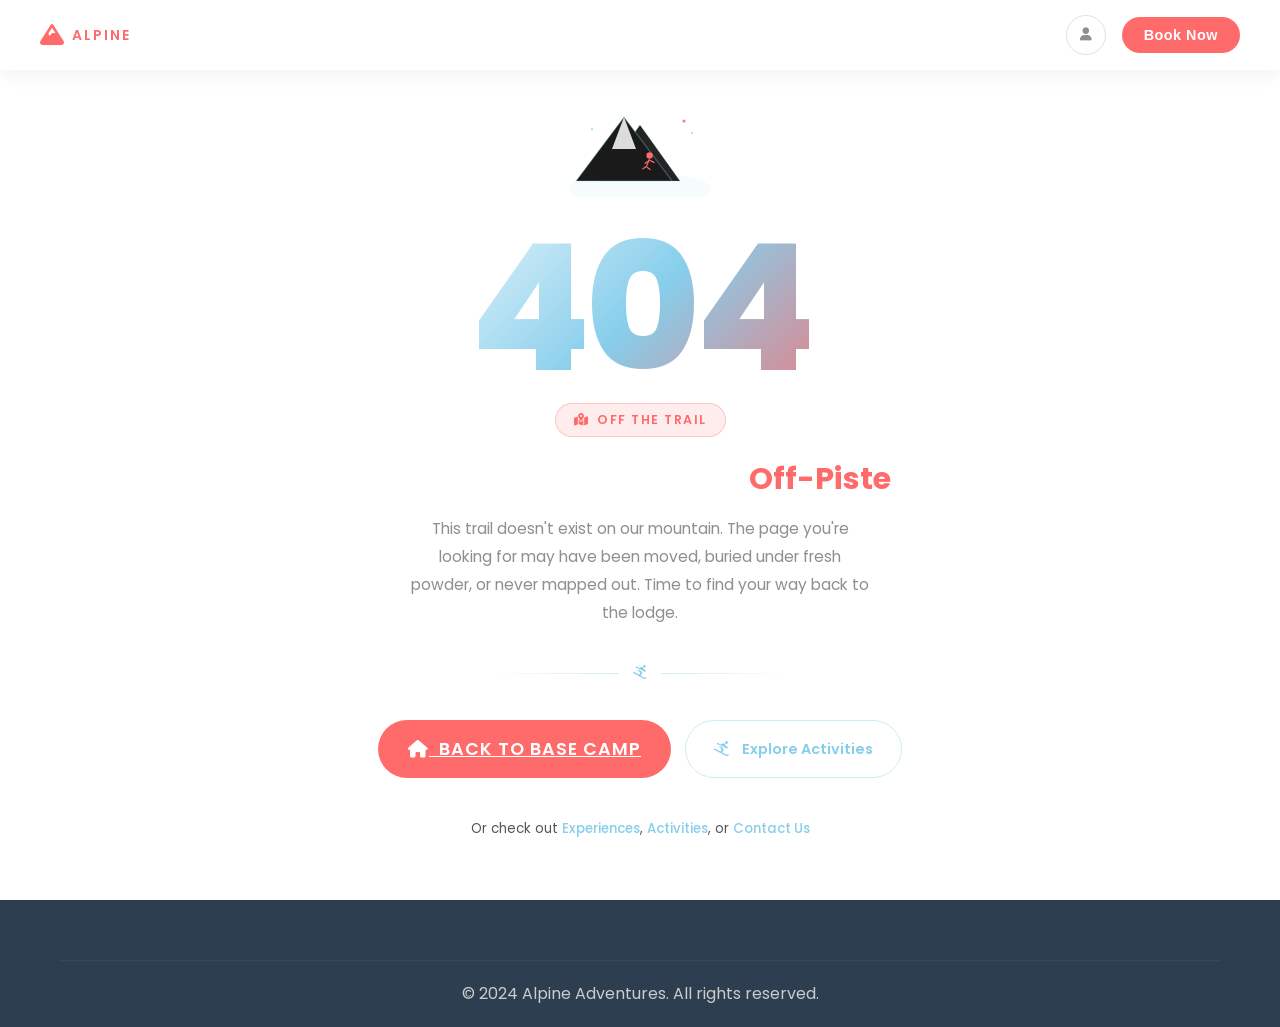
<file: 404-Not-Found.html>
<!DOCTYPE html>
<html lang="en">
  <head>
    <meta charset="UTF-8" />
    <meta name="viewport" content="width=device-width, initial-scale=1.0" />
    <title>Page Not Found – Alpine Adventures</title>

    <!-- Existing project stylesheet -->
    <link rel="stylesheet" href="./CSS/Styles.css" />

    <!-- 404-only new rules (add to project folder) -->
    <link rel="stylesheet" href="./CSS/alpine-adventures-404.css" /> 

    <!-- Same fonts already loaded in the project -->
    <link
      href="https://fonts.googleapis.com/css2?family=Poppins:wght@300;400;500;600;700&display=swap"
      rel="stylesheet"
    />
    <link
      href="https://cdnjs.cloudflare.com/ajax/libs/font-awesome/6.0.0/css/all.min.css"
      rel="stylesheet"
    />
  </head>

  <!-- page-404-body adds the fade-in via 404.css (Styles.css doesn't set body opacity) -->
  <body class="page-404-body">

    <!-- Snow particles canvas — .snow-canvas from 404.css -->
    <canvas class="snow-canvas" id="snowCanvas"></canvas>

    <!-- ═══════════════════════════════════════════════════
         NAV — exact same structure & classes as Index.html
         ═══════════════════════════════════════════════════ -->
    <nav class="top-nav nav__menu">
      <div class="top-nav-inner">

        <!-- Logo — reuses .top-nav .logo from Styles.css -->
        <div class="menu-nav">
          <div class="logo" onclick="location.href='./Index.html'">
            <i class="fas fa-mountain"></i>
            <span class="logo-text horizontal">ALPINE</span>
          </div>
        </div>

        <!-- Actions — reuses .nav-actions, .login-btn, .book-btn from Styles.css -->
        <div class="nav-actions">
          <button class="login-btn" aria-label="Login">
            <i class="fas fa-user"></i>
          </button>
          <button class="book-btn" onclick="location.href='./Index.html'">
            Book Now
          </button>
        </div>

      </div>
    </nav>

    <!-- ═══════════════════════════════════════════════════
         MAIN 404 CONTENT
         Uses .page-404 and .error-* classes from 404.css
         ═══════════════════════════════════════════════════ -->
    <main class="main-content page-404">
      <div class="container">
        <div class="error-container">

          <!-- Mountain SVG illustration — .mountain-graphic from 404.css -->
          <svg class="mountain-graphic" viewBox="0 0 200 120" fill="none" xmlns="http://www.w3.org/2000/svg">
            <ellipse cx="100" cy="110" rx="90" ry="20" fill="rgba(135,206,235,0.08)"/>
            <polygon points="50,100 100,30 150,100" fill="#242424" stroke="rgba(135,206,235,0.2)" stroke-width="1"/>
            <polygon points="20,100 80,20 140,100" fill="#1a1a1a" stroke="rgba(135,206,235,0.35)" stroke-width="1.5"/>
            <polygon points="80,20 65,60 95,60" fill="rgba(255,255,255,0.85)"/>
            <circle cx="155" cy="25" r="2" fill="#ff6b6b" opacity="0.9"/>
            <circle cx="165" cy="40" r="1.2" fill="#87ceeb" opacity="0.8"/>
            <circle cx="40" cy="35" r="1.5" fill="#87ceeb" opacity="0.6"/>
            <!-- Skier figure -->
            <circle cx="112" cy="68" r="4" fill="#ff6b6b"/>
            <line x1="112" y1="72" x2="108" y2="82" stroke="#ff6b6b" stroke-width="1.5"/>
            <line x1="108" y1="82" x2="103" y2="85" stroke="#ff6b6b" stroke-width="1.5"/>
            <line x1="108" y1="82" x2="113" y2="86" stroke="#ff6b6b" stroke-width="1.5"/>
            <line x1="112" y1="74" x2="106" y2="78" stroke="#ff6b6b" stroke-width="1.5"/>
            <line x1="112" y1="74" x2="118" y2="77" stroke="#ff6b6b" stroke-width="1.5"/>
          </svg>

          <!-- 404 number — .error-code from 404.css -->
          <div class="error-code">404</div>

          <!-- Tag chip — .error-tag-chip from 404.css -->
          <div class="error-tag-chip">
            <i class="fas fa-map-marked-alt"></i> Off The Trail
          </div>

          <!-- Title — .error-title from 404.css -->
          <h1 class="error-title">
            Looks Like You've Gone <span>Off-Piste</span>
          </h1>

          <!-- Description — .error-description from 404.css -->
          <p class="error-description">
            This trail doesn't exist on our mountain. The page you're looking for
            may have been moved, buried under fresh powder, or never mapped out.
            Time to find your way back to the lodge.
          </p>

          <!-- Divider — .error-divider from 404.css -->
          <div class="error-divider">
            <span class="error-divider-line"></span>
            <i class="fas fa-skiing"></i>
            <span class="error-divider-line right"></span>
          </div>

          <!-- Buttons — reuses existing .cta-button.primary + new .btn-outline-sky from 404.css -->
          <div class="error-btn-group">
            <a href="./Index.html" class="cta-button primary">
              <i class="fas fa-home"></i>&nbsp; Back to Base Camp
            </a>
            <a href="./Index.html#activities" class="btn-outline-sky">
              <i class="fas fa-skiing"></i>&nbsp; Explore Activities
            </a>
          </div>

          <!-- Suggestion links — .error-suggestions from 404.css -->
          <p class="error-suggestions">
            Or check out
            <a href="./Index.html#experiences">Experiences</a>,
            <a href="./Index.html#activities">Activities</a>, or
            <a href="./Index.html#contact">Contact Us</a>
          </p>

        </div>
      </div>
    </main>

    <!-- ═══════════════════════════════════════════════════
         FOOTER — reuses .footer, .footer-bottom from Styles.css
         ═══════════════════════════════════════════════════ -->
    <footer class="footer">
      <div class="container">
        <div class="footer-bottom">
          <p>&copy; 2024 Alpine Adventures. All rights reserved.</p>
        </div>
      </div>
    </footer>

    <script>
      // Page fade-in (handled by page-404-body + .loaded in 404.css)
      window.addEventListener("load", () => {
        document.body.classList.add("loaded");
      });

      // Snow particle animation
      const canvas = document.getElementById("snowCanvas");
      const ctx    = canvas.getContext("2d");
      let flakes   = [];

      function resize() {
        canvas.width  = window.innerWidth;
        canvas.height = window.innerHeight;
      }
      resize();
      window.addEventListener("resize", resize);

      function createFlake() {
        return {
          x:       Math.random() * canvas.width,
          y:       -10,
          r:       Math.random() * 2.5 + 0.5,
          speed:   Math.random() * 0.8 + 0.3,
          drift:   (Math.random() - 0.5) * 0.4,
          opacity: Math.random() * 0.5 + 0.2
        };
      }

      // Pre-seed flakes across the screen
      for (let i = 0; i < 80; i++) {
        flakes.push({ ...createFlake(), y: Math.random() * canvas.height });
      }

      function animate() {
        ctx.clearRect(0, 0, canvas.width, canvas.height);
        flakes.forEach((f, i) => {
          ctx.beginPath();
          ctx.arc(f.x, f.y, f.r, 0, Math.PI * 2);
          ctx.fillStyle = `rgba(255,255,255,${f.opacity})`;
          ctx.fill();
          f.y += f.speed;
          f.x += f.drift;
          if (f.y > canvas.height + 10) flakes[i] = createFlake();
        });
        requestAnimationFrame(animate);
      }
      animate();
    </script>
  </body>
</html>
</file>
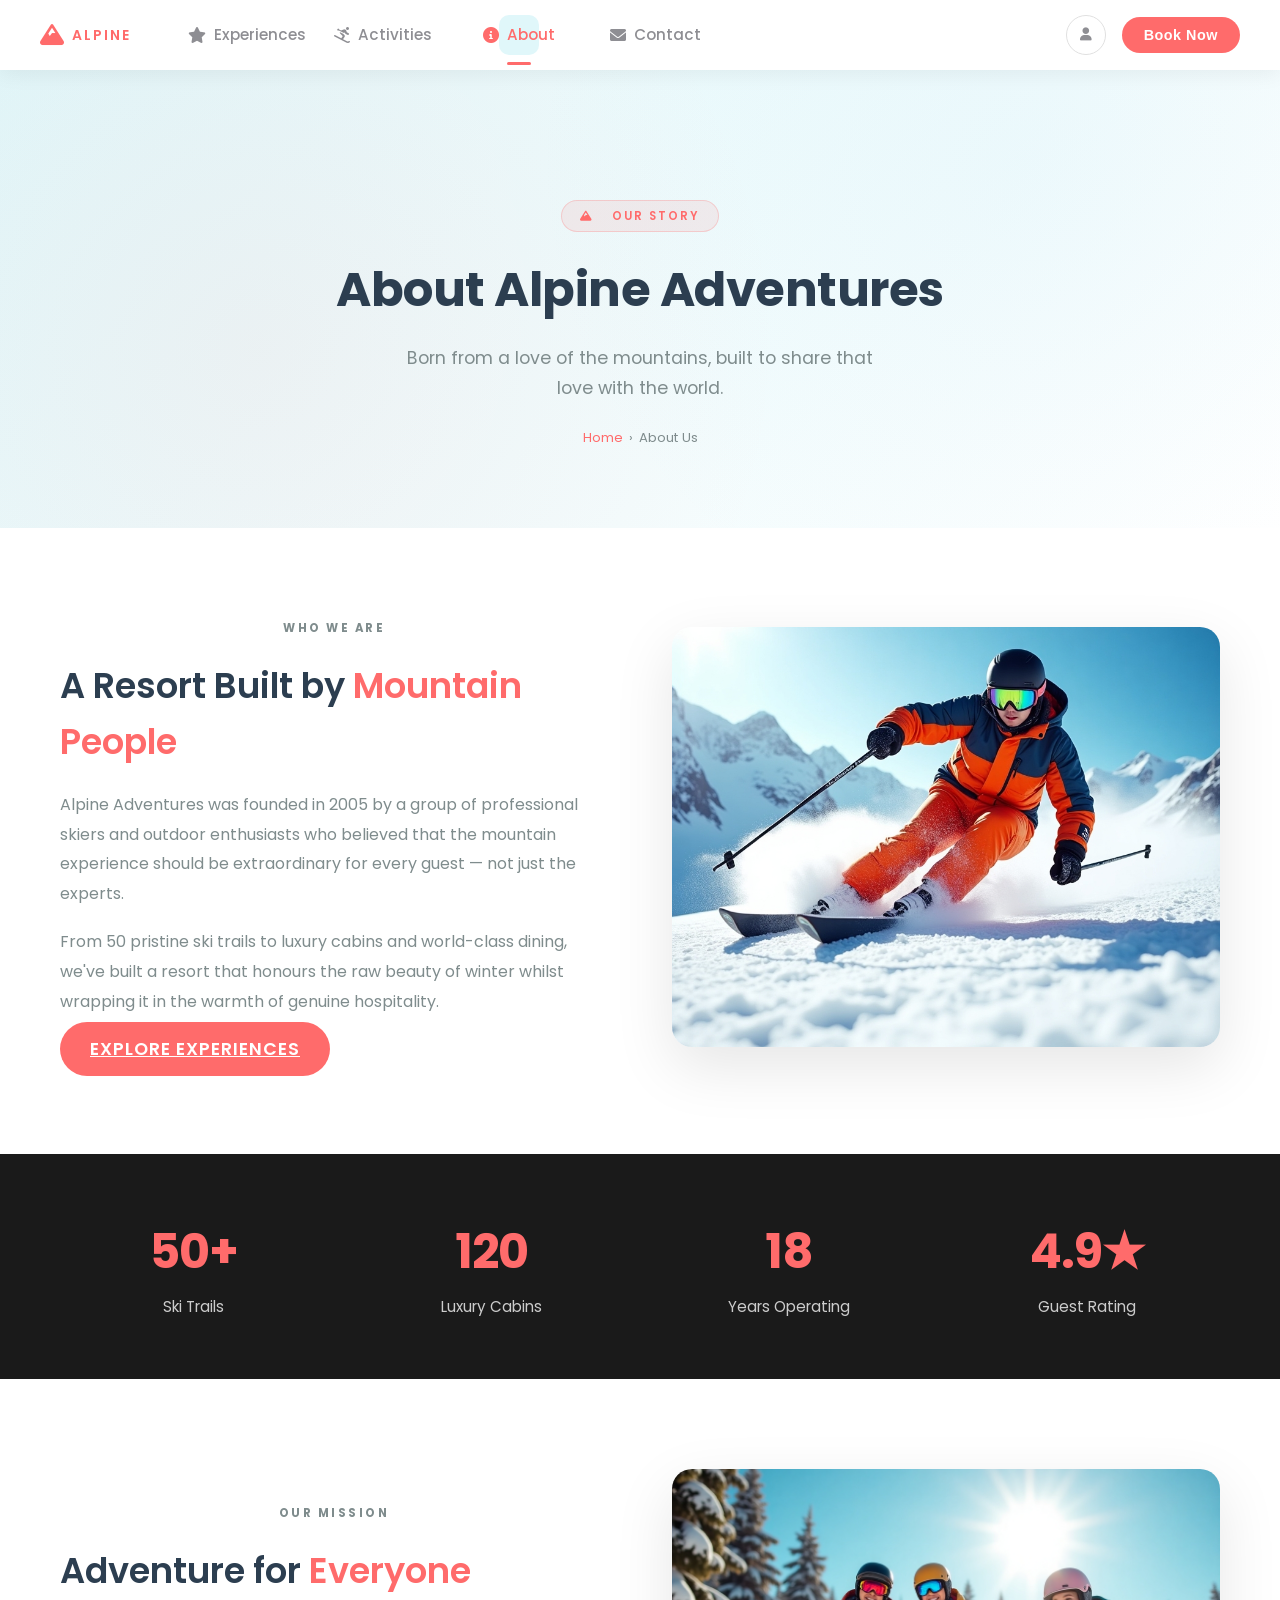
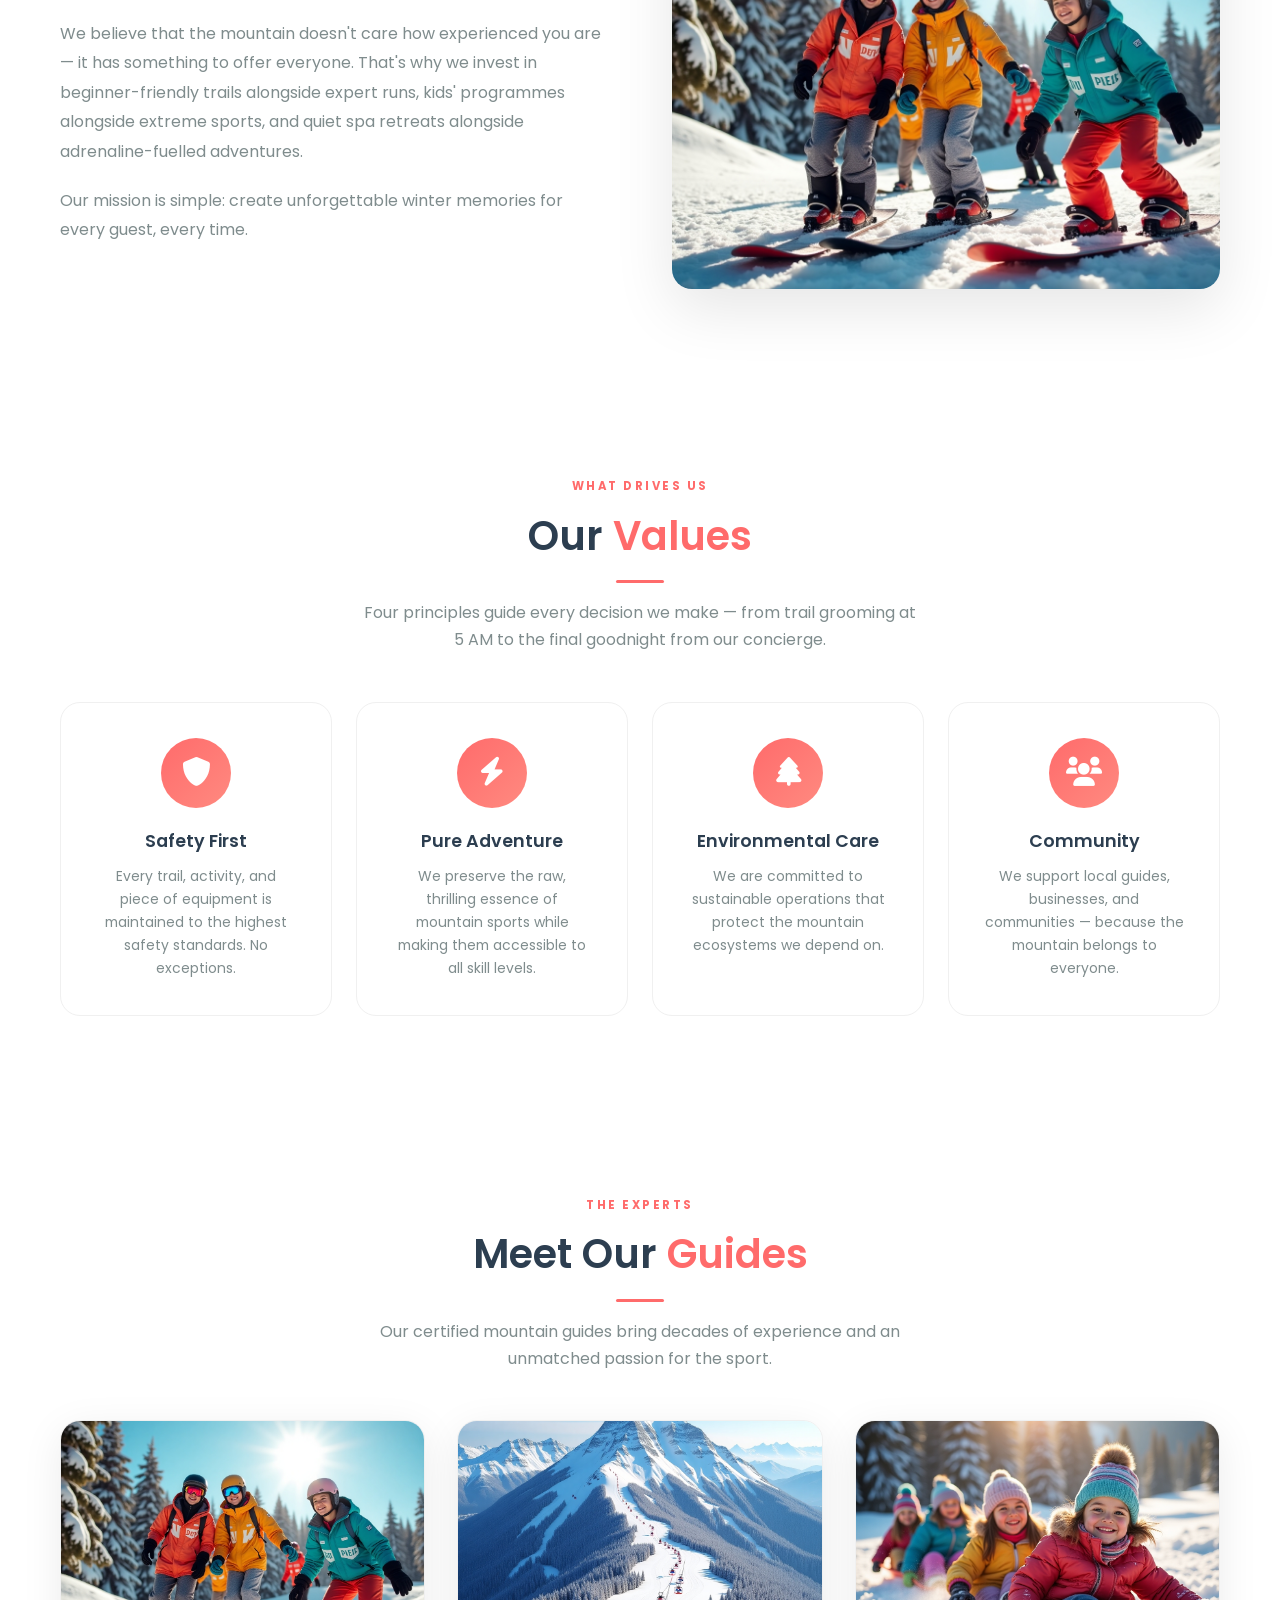
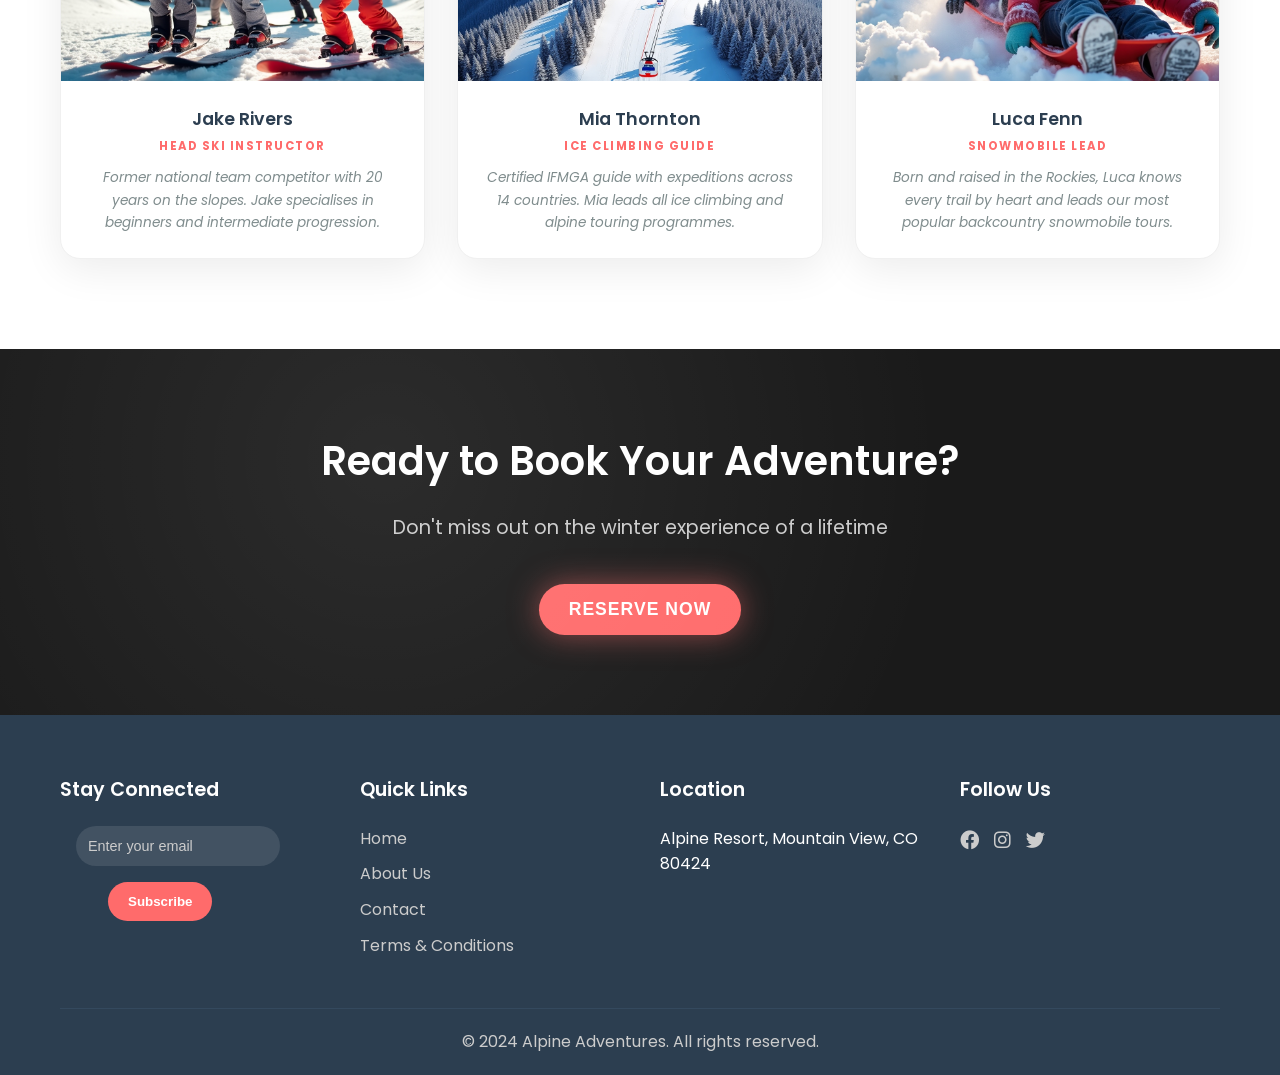
<file: About.html>
<!DOCTYPE html>
<html lang="en">
<head>
  <meta charset="UTF-8" />
  <meta name="viewport" content="width=device-width, initial-scale=1.0" />
  <title>About Us – Alpine Adventures</title>
  <link rel="stylesheet" href="./CSS/Styles.css"/>
  <link href="https://fonts.googleapis.com/css2?family=Poppins:wght@300;400;500;600;700;800&display=swap" rel="stylesheet" />
  <link href="https://cdnjs.cloudflare.com/ajax/libs/font-awesome/6.0.0/css/all.min.css" rel="stylesheet" />
  <link rel="stylesheet" href="./CSS/Styles-additions.css">
</head>
<body>

  <!-- NAV -->
  <nav class="top-nav nav__menu">
    <div class="top-nav-inner">
      <div class="menu-nav">
        <div class="logo" onclick="location.href='./Index.html'">
          <i class="fas fa-mountain"></i>
          <span class="logo-text horizontal">ALPINE</span>
        </div>
        <ul class="nav-menu horizontal">
          <li><a href="./Index.html#experiences"><i class="fas fa-star"></i><span class="nav-text">Experiences</span></a></li>
          <li><a href="./Index.html#activities"><i class="fas fa-skiing"></i><span class="nav-text">Activities</span></a></li>
          <li><a href="./about.html" class="active-link"><i class="fas fa-info-circle"></i><span class="nav-text">About</span></a></li>
          <li><a href="./contact.html"><i class="fas fa-envelope"></i><span class="nav-text">Contact</span></a></li>
        </ul>
      </div>
      <div class="nav-actions">
        <button class="login-btn" aria-label="Login"><i class="fas fa-user"></i></button>
        <button class="book-btn">Book Now</button>
      </div>
    </div>
  </nav>

  <main class="main-content">

    <!-- PAGE HERO -->
    <section class="page-hero">
      <div class="page-hero-inner container">
        <div class="page-hero-tag"><i class="fas fa-mountain"></i>&nbsp; Our Story</div>
        <h1>About Alpine Adventures</h1>
        <p>Born from a love of the mountains, built to share that love with the world.</p>
        <div class="breadcrumb">
          <a href="./Index.html">Home</a><span>&rsaquo;</span>About Us
        </div>
      </div>
    </section>

    <!-- OUR STORY -->
    <section class="inner-section">
      <div class="container">
        <div class="story-grid reveal">
          <div class="story-content">
            <p class="section-label">Who We Are</p>
            <h2>A Resort Built by <span style="color:var(--accent-color)">Mountain People</span></h2>
            <p>Alpine Adventures was founded in 2005 by a group of professional skiers and outdoor enthusiasts who believed that the mountain experience should be extraordinary for every guest — not just the experts.</p>
            <p>From 50 pristine ski trails to luxury cabins and world-class dining, we've built a resort that honours the raw beauty of winter whilst wrapping it in the warmth of genuine hospitality.</p>
            <a href="./Index.html#experiences" class="cta-button primary">Explore Experiences</a>
          </div>
          <div>
            <div class="story-image">
              <img src="./assets/images/hero-image/Flux_Dev_Action_shot_of_a_skier_in_vibrant_ski_gear_orange_red_0.jpg" alt="Alpine skier" />
            </div>
          </div>
        </div>
      </div>
    </section>

    <!-- STATS -->
    <div class="alpine-stats">
      <div class="container">
        <div class="alpine-stats-grid">
          <div>
            <div class="alpine-stat-number">50+</div>
            <div class="alpine-stat-label">Ski Trails</div>
          </div>
          <div>
            <div class="alpine-stat-number">120</div>
            <div class="alpine-stat-label">Luxury Cabins</div>
          </div>
          <div>
            <div class="alpine-stat-number">18</div>
            <div class="alpine-stat-label">Years Operating</div>
          </div>
          <div>
            <div class="alpine-stat-number">4.9★</div>
            <div class="alpine-stat-label">Guest Rating</div>
          </div>
        </div>
      </div>
    </div>

    <!-- OUR MISSION -->
    <section class="inner-section alt-bg">
      <div class="container">
        <div class="story-grid reverse reveal">
          <div>
            <div class="story-image">
              <img src="./assets/images/adventure-activities/snow-boarding.jpg" alt="Snowboarding at Alpine" />
            </div>
          </div>
          <div class="story-content">
            <p class="section-label">Our Mission</p>
            <h2>Adventure for <span style="color:var(--accent-color)">Everyone</span></h2>
            <p>We believe that the mountain doesn't care how experienced you are — it has something to offer everyone. That's why we invest in beginner-friendly trails alongside expert runs, kids' programmes alongside extreme sports, and quiet spa retreats alongside adrenaline-fuelled adventures.</p>
            <p>Our mission is simple: create unforgettable winter memories for every guest, every time.</p>
          </div>
        </div>
      </div>
    </section>

    <!-- OUR VALUES -->
    <section class="inner-section">
      <div class="container">
        <p class="section-label">What Drives Us</p>
        <h2 class="section-heading">Our <span class="accent">Values</span></h2>
        <div class="section-rule"></div>
        <p class="section-subtext">Four principles guide every decision we make — from trail grooming at 5 AM to the final goodnight from our concierge.</p>
        <div class="values-grid">
          <div class="value-card reveal">
            <div class="value-icon"><i class="fas fa-shield-alt"></i></div>
            <h3>Safety First</h3>
            <p>Every trail, activity, and piece of equipment is maintained to the highest safety standards. No exceptions.</p>
          </div>
          <div class="value-card reveal">
            <div class="value-icon"><i class="fas fa-bolt"></i></div>
            <h3>Pure Adventure</h3>
            <p>We preserve the raw, thrilling essence of mountain sports while making them accessible to all skill levels.</p>
          </div>
          <div class="value-card reveal">
            <div class="value-icon"><i class="fas fa-tree"></i></div>
            <h3>Environmental Care</h3>
            <p>We are committed to sustainable operations that protect the mountain ecosystems we depend on.</p>
          </div>
          <div class="value-card reveal">
            <div class="value-icon"><i class="fas fa-users"></i></div>
            <h3>Community</h3>
            <p>We support local guides, businesses, and communities — because the mountain belongs to everyone.</p>
          </div>
        </div>
      </div>
    </section>

    <!-- TEAM -->
    <section class="inner-section alt-bg">
      <div class="container">
        <p class="section-label">The Experts</p>
        <h2 class="section-heading">Meet Our <span class="accent">Guides</span></h2>
        <div class="section-rule"></div>
        <p class="section-subtext">Our certified mountain guides bring decades of experience and an unmatched passion for the sport.</p>
        <div class="team-grid">
          <div class="team-card reveal">
            <img src="./assets/images/adventure-activities/snow-boarding.jpg" alt="Jake Rivers" class="team-photo" />
            <div class="team-info">
              <h3>Jake Rivers</h3>
              <p class="team-role">Head Ski Instructor</p>
              <p class="team-bio">Former national team competitor with 20 years on the slopes. Jake specialises in beginners and intermediate progression.</p>
            </div>
          </div>
          <div class="team-card reveal">
            <img src="./assets/images/adventure-activities/ice-climbing.jpg" alt="Mia Thornton" class="team-photo" />
            <div class="team-info">
              <h3>Mia Thornton</h3>
              <p class="team-role">Ice Climbing Guide</p>
              <p class="team-bio">Certified IFMGA guide with expeditions across 14 countries. Mia leads all ice climbing and alpine touring programmes.</p>
            </div>
          </div>
          <div class="team-card reveal">
            <img src="./assets/images/adventure-activities/snowmobile-ride.jpg" alt="Luca Fenn" class="team-photo" />
            <div class="team-info">
              <h3>Luca Fenn</h3>
              <p class="team-role">Snowmobile Lead</p>
              <p class="team-bio">Born and raised in the Rockies, Luca knows every trail by heart and leads our most popular backcountry snowmobile tours.</p>
            </div>
          </div>
        </div>
      </div>
    </section>

    <!-- CTA — reuses .cta-section from Styles.css -->
    <section class="cta-section reveal stagger" id="contact">
      <div class="container">
        <h2>Ready to Book Your Adventure?</h2>
        <p>Don't miss out on the winter experience of a lifetime</p>
        <button class="cta-button glow" onclick="location.href='./Index.html#contact'">Reserve Now</button>
      </div>
    </section>

    <!-- FOOTER -->
    <footer class="footer reveal stagger">
      <div class="container">
        <div class="footer-content">
          <div class="footer-section">
            <h3>Stay Connected</h3>
            <div class="newsletter">
              <input type="email" placeholder="Enter your email" class="newsletter-input" />
              <button class="newsletter-btn">Subscribe</button>
            </div>
          </div>
          <div class="footer-section">
            <h3>Quick Links</h3>
            <ul>
              <li><a href="./Index.html">Home</a></li>
              <li><a href="./about.html">About Us</a></li>
              <li><a href="./contact.html">Contact</a></li>
              <li><a href="./terms.html">Terms &amp; Conditions</a></li>
            </ul>
          </div>
          <div class="footer-section">
            <h3>Location</h3>
            <p>Alpine Resort, Mountain View, CO 80424</p>
          </div>
          <div class="footer-section">
            <h3>Follow Us</h3>
            <div class="footer-social">
              <a href="#"><i class="fab fa-facebook"></i></a>
              <a href="#"><i class="fab fa-instagram"></i></a>
              <a href="#"><i class="fab fa-twitter"></i></a>
            </div>
          </div>
        </div>
        <div class="footer-bottom">
          <p>&copy; 2024 Alpine Adventures. All rights reserved.</p>
        </div>
      </div>
    </footer>

  </main>
  <script src="./JS/Index.js"></script>
  <script>document.body.classList.add("loaded");</script>
</body>
</html>
</file>
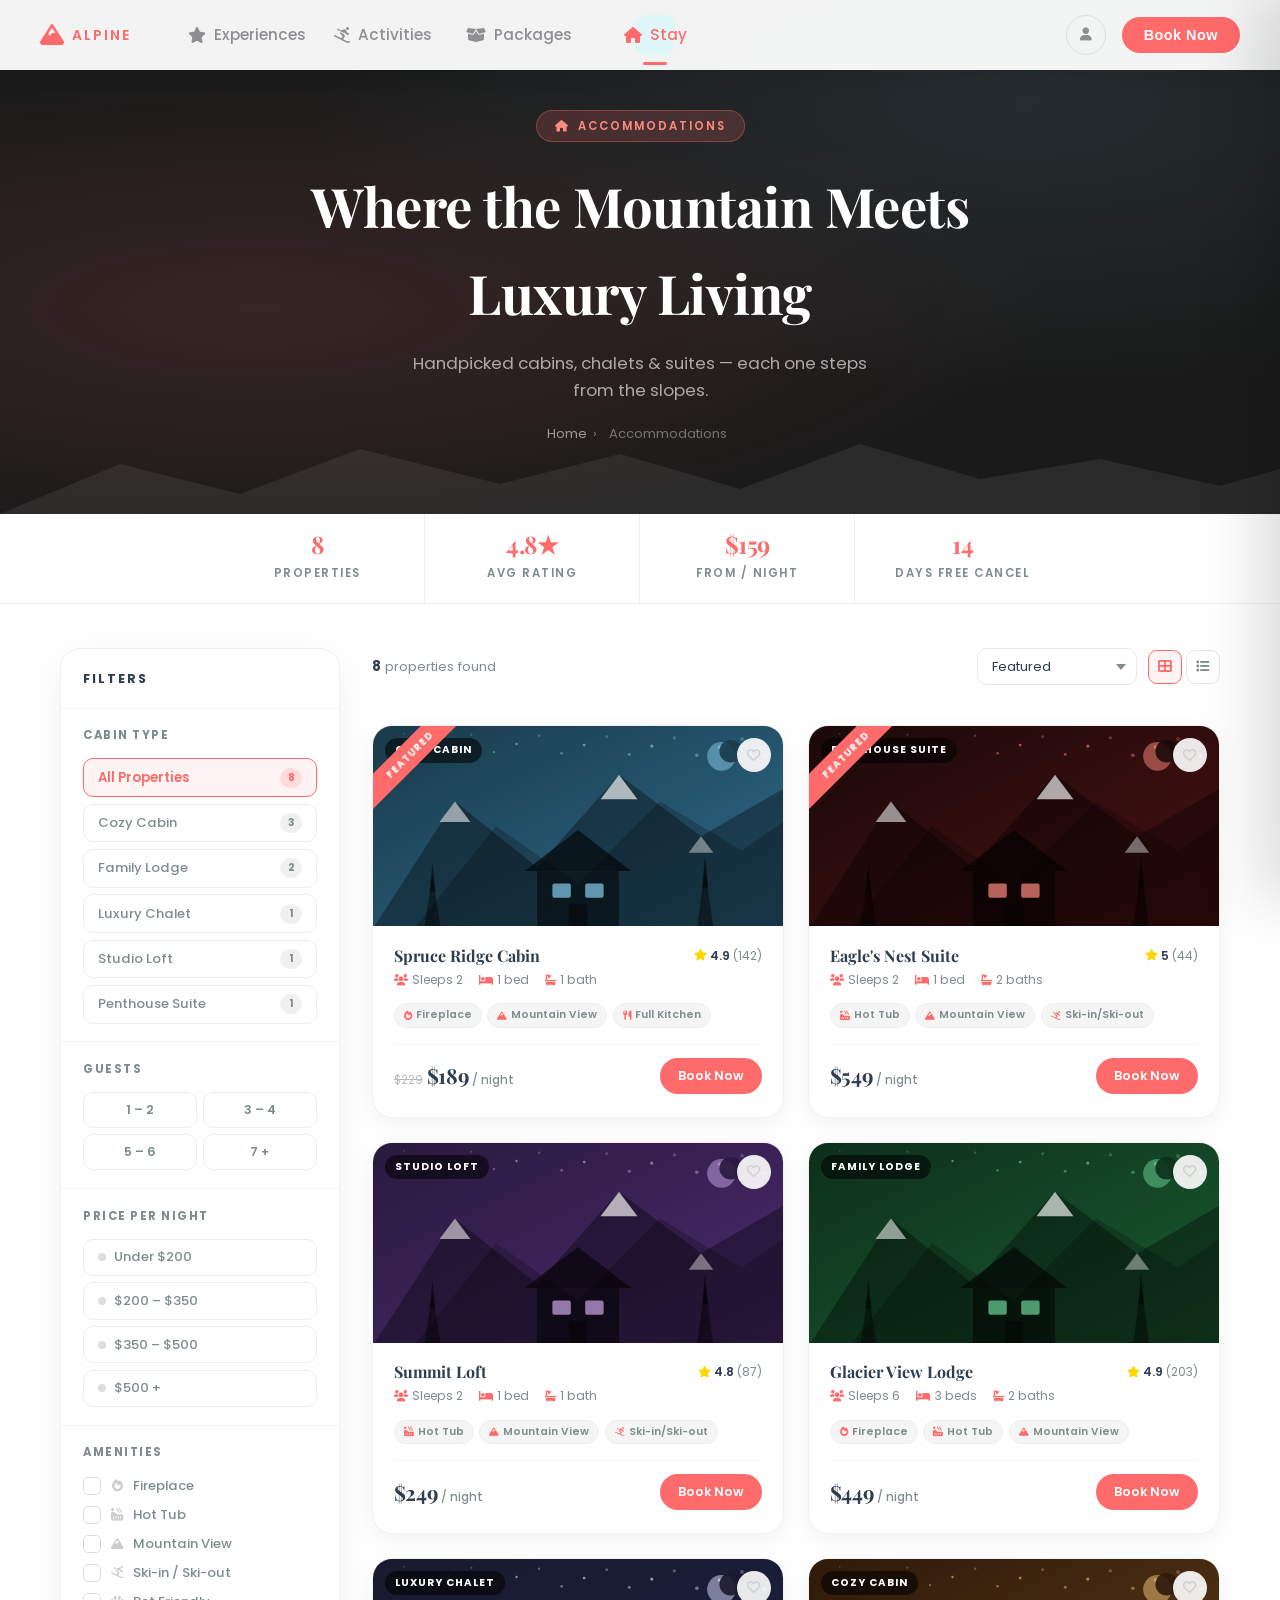
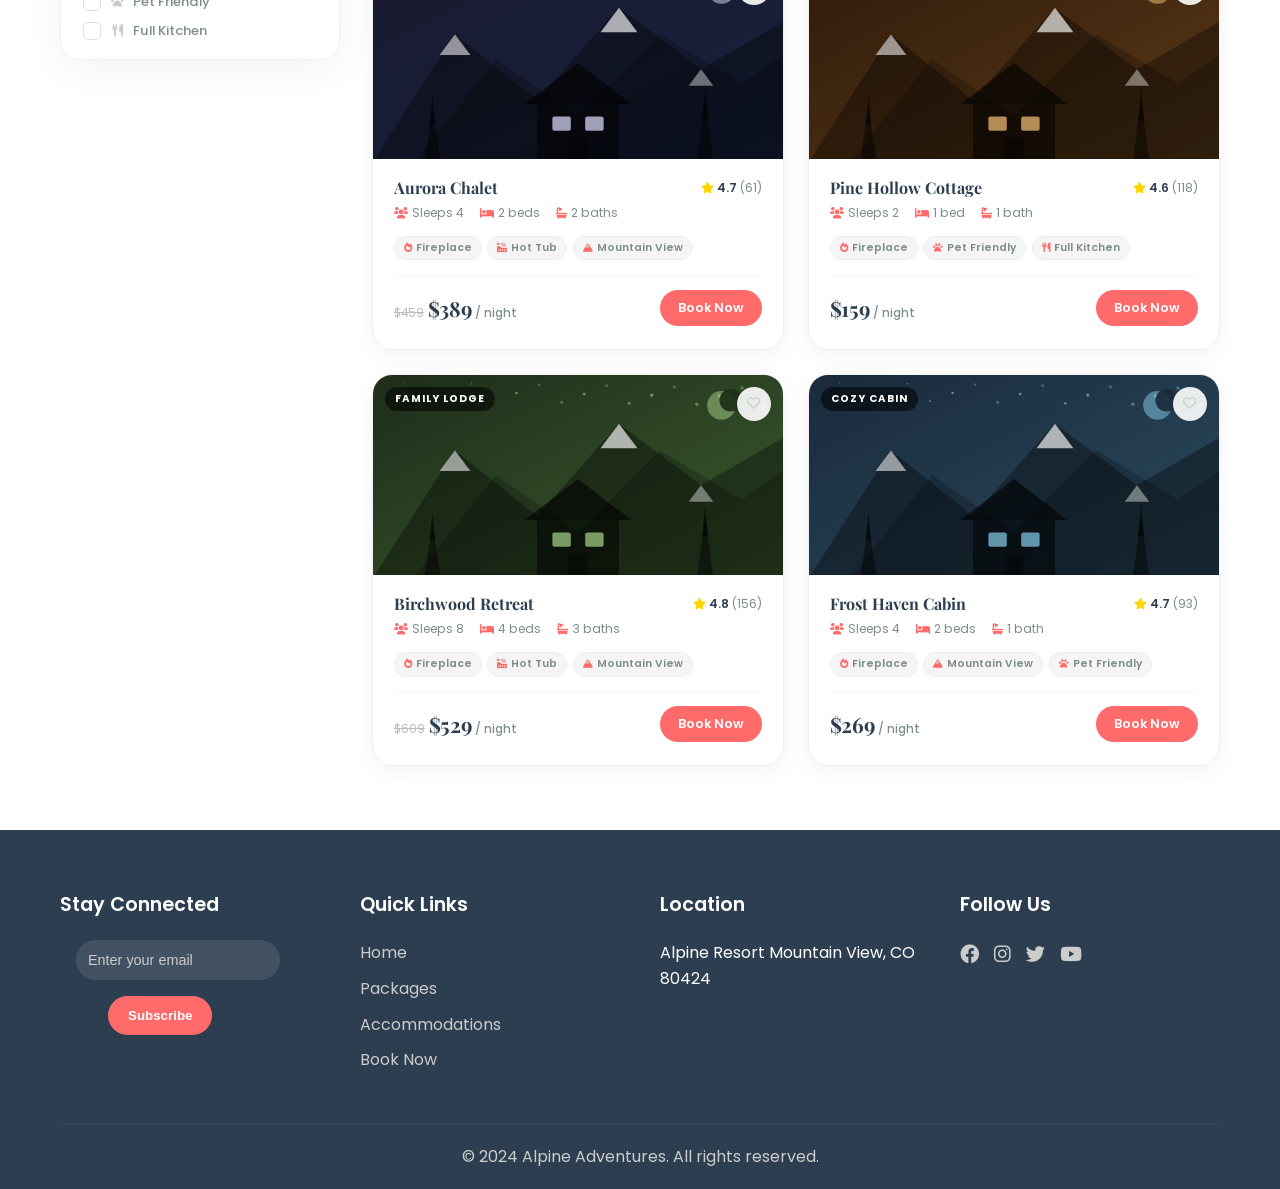
<file: Accommodations.html>
<!doctype html>
<html lang="en">
  <head>
    <meta charset="UTF-8" />
    <meta name="viewport" content="width=device-width, initial-scale=1.0" />
    <title>Accommodations — Alpine Adventures</title>
    <link rel="stylesheet" href="./CSS/Styles-additions.css" />
    <link rel="stylesheet" href="./CSS/Styles.css" />
    <link rel="stylesheet" href="./CSS/Accommodations.css">
    <link
      href="https://cdnjs.cloudflare.com/ajax/libs/font-awesome/6.0.0/css/all.min.css"
      rel="stylesheet"
    />
    <link
      href="https://fonts.googleapis.com/css2?family=Poppins:wght@300;400;500;600;700&family=Playfair+Display:wght@400;500;600;700&display=swap"
      rel="stylesheet"
    />
  </head>

  <body>
    <!-- ═══════════════════ NAV ═══════════════════════════════════════ -->
    <nav class="top-nav nav__menu">
      <div class="top-nav-inner">
        <div class="menu-nav">
          <div class="logo" onclick="location.href = './Index.html#hero'">
            <i class="fas fa-mountain"></i>
            <span class="logo-text horizontal">ALPINE</span>
          </div>
          <ul class="nav-menu horizontal">
            <li>
              <a href="./Index.html#experiences" data-tooltip="Experiences"
                ><i class="fas fa-star"></i
                ><span class="nav-text">Experiences</span></a
              >
            </li>
            <li>
              <a href="./Index.html#activities" data-tooltip="Activities"
                ><i class="fas fa-skiing"></i
                ><span class="nav-text">Activities</span></a
              >
            </li>
            <li>
              <a href="./Packages.html" data-tooltip="Packages"
                ><i class="fas fa-box-open"></i
                ><span class="nav-text">Packages</span></a
              >
            </li>
            <li>
              <a
                href="./Accommodations.html"
                data-tooltip="Stay"
                class="active-link"
                ><i class="fas fa-home"></i
                ><span class="nav-text">Stay</span></a
              >
            </li>
          </ul>
        </div>
        <div class="nav-actions">
          <button class="login-btn" aria-label="Login">
            <i class="fas fa-user"></i>
          </button>
          <button class="book-btn" onclick="location.href = './Booking.html'">
            Book Now
          </button>
        </div>
      </div>
    </nav>

    <!-- ═══════════════════ HERO ══════════════════════════════════════ -->
    <section class="acc-hero">
      <svg
        class="acc-hero-mountains"
        viewBox="0 0 1440 70"
        preserveAspectRatio="none"
        xmlns="http://www.w3.org/2000/svg"
      >
        <path
          d="M0 70 L120 20 L240 50 L360 5 L500 40 L620 10 L740 45 L860 0 L980 35 L1100 15 L1220 42 L1340 8 L1440 30 L1440 70Z"
          fill="#fff"
        />
      </svg>
      <div class="acc-hero-inner">
        <div class="page-hero-tag">
          <i class="fas fa-home"></i> Accommodations
        </div>
        <h1>Where the Mountain Meets<br />Luxury Living</h1>
        <p>
          Handpicked cabins, chalets &amp; suites — each one steps from the
          slopes.
        </p>
        <div class="breadcrumb" style="margin-top: 1.2rem">
          <a href="./Index.html">Home</a><span>›</span
          ><span>Accommodations</span>
        </div>
      </div>
    </section>

    <!-- ═══════════════════ STATS STRIP ═══════════════════════════════ -->
    <div class="acc-stats">
      <div class="acc-stats-inner">
        <div class="acc-stat">
          <span class="acc-stat-num">8</span
          ><span class="acc-stat-lbl">Properties</span>
        </div>
        <div class="acc-stat">
          <span class="acc-stat-num">4.8★</span
          ><span class="acc-stat-lbl">Avg Rating</span>
        </div>
        <div class="acc-stat">
          <span class="acc-stat-num">$159</span
          ><span class="acc-stat-lbl">From / Night</span>
        </div>
        <div class="acc-stat">
          <span class="acc-stat-num">14</span
          ><span class="acc-stat-lbl">Days Free Cancel</span>
        </div>
      </div>
    </div>

    <!-- ═══════════════════ MAIN LAYOUT ═══════════════════════════════ -->
    <div class="container">
      <div class="acc-layout">
        <!-- FILTER SIDEBAR -->
        <aside class="filter-panel" id="filterPanel">
          <div class="filter-header">
            <h3>Filters</h3>
            <button
              class="clear-btn"
              id="clearAllBtn"
              onclick="clearAllFilters()"
            >
              Clear all
            </button>
          </div>

          <div class="filter-section">
            <div class="filter-section-title">Cabin Type</div>
            <div class="type-chips" id="typeChips">
              <button
                class="type-chip active"
                data-type="all"
                onclick="filterType(this)"
              >
                All Properties <span class="type-chip-count">8</span>
              </button>
              <button
                class="type-chip"
                data-type="Cozy Cabin"
                onclick="filterType(this)"
              >
                Cozy Cabin <span class="type-chip-count">3</span>
              </button>
              <button
                class="type-chip"
                data-type="Family Lodge"
                onclick="filterType(this)"
              >
                Family Lodge <span class="type-chip-count">2</span>
              </button>
              <button
                class="type-chip"
                data-type="Luxury Chalet"
                onclick="filterType(this)"
              >
                Luxury Chalet <span class="type-chip-count">1</span>
              </button>
              <button
                class="type-chip"
                data-type="Studio Loft"
                onclick="filterType(this)"
              >
                Studio Loft <span class="type-chip-count">1</span>
              </button>
              <button
                class="type-chip"
                data-type="Penthouse Suite"
                onclick="filterType(this)"
              >
                Penthouse Suite <span class="type-chip-count">1</span>
              </button>
            </div>
          </div>

          <div class="filter-section">
            <div class="filter-section-title">Guests</div>
            <div class="guest-chips">
              <button
                class="guest-chip"
                data-guests="1-2"
                onclick="filterGuests(this)"
              >
                1 – 2
              </button>
              <button
                class="guest-chip"
                data-guests="3-4"
                onclick="filterGuests(this)"
              >
                3 – 4
              </button>
              <button
                class="guest-chip"
                data-guests="5-6"
                onclick="filterGuests(this)"
              >
                5 – 6
              </button>
              <button
                class="guest-chip"
                data-guests="7+"
                onclick="filterGuests(this)"
              >
                7 +
              </button>
            </div>
          </div>

          <div class="filter-section">
            <div class="filter-section-title">Price per Night</div>
            <div class="price-chips">
              <button
                class="price-chip"
                data-price="0-200"
                onclick="filterPrice(this)"
              >
                <span class="price-chip-dot"></span>Under $200
              </button>
              <button
                class="price-chip"
                data-price="200-350"
                onclick="filterPrice(this)"
              >
                <span class="price-chip-dot"></span>$200 – $350
              </button>
              <button
                class="price-chip"
                data-price="350-500"
                onclick="filterPrice(this)"
              >
                <span class="price-chip-dot"></span>$350 – $500
              </button>
              <button
                class="price-chip"
                data-price="500-9999"
                onclick="filterPrice(this)"
              >
                <span class="price-chip-dot"></span>$500 +
              </button>
            </div>
          </div>

          <div class="filter-section">
            <div class="filter-section-title">Amenities</div>
            <div class="amenity-list">
              <label
                class="amenity-item"
                onclick="filterAmenity(this)"
                data-amenity="Fireplace"
              >
                <div class="amenity-box"><i class="fas fa-check"></i></div>
                <i class="amenity-icon fas fa-fire"></i
                ><span class="amenity-lbl">Fireplace</span>
              </label>
              <label
                class="amenity-item"
                onclick="filterAmenity(this)"
                data-amenity="Hot Tub"
              >
                <div class="amenity-box"><i class="fas fa-check"></i></div>
                <i class="amenity-icon fas fa-hot-tub"></i
                ><span class="amenity-lbl">Hot Tub</span>
              </label>
              <label
                class="amenity-item"
                onclick="filterAmenity(this)"
                data-amenity="Mountain View"
              >
                <div class="amenity-box"><i class="fas fa-check"></i></div>
                <i class="amenity-icon fas fa-mountain"></i
                ><span class="amenity-lbl">Mountain View</span>
              </label>
              <label
                class="amenity-item"
                onclick="filterAmenity(this)"
                data-amenity="Ski-in/Ski-out"
              >
                <div class="amenity-box"><i class="fas fa-check"></i></div>
                <i class="amenity-icon fas fa-skiing"></i
                ><span class="amenity-lbl">Ski-in / Ski-out</span>
              </label>
              <label
                class="amenity-item"
                onclick="filterAmenity(this)"
                data-amenity="Pet Friendly"
              >
                <div class="amenity-box"><i class="fas fa-check"></i></div>
                <i class="amenity-icon fas fa-paw"></i
                ><span class="amenity-lbl">Pet Friendly</span>
              </label>
              <label
                class="amenity-item"
                onclick="filterAmenity(this)"
                data-amenity="Full Kitchen"
              >
                <div class="amenity-box"><i class="fas fa-check"></i></div>
                <i class="amenity-icon fas fa-utensils"></i
                ><span class="amenity-lbl">Full Kitchen</span>
              </label>
            </div>
          </div>
        </aside>
        <div
          class="filter-mob-overlay"
          id="mobOverlay"
          onclick="closeMobFilter()"
        ></div>

        <!-- RESULTS COLUMN -->
        <div>
          <div class="acc-toolbar">
            <div class="toolbar-left">
              <button class="filter-mob-toggle" onclick="openMobFilter()">
                <i class="fas fa-sliders-h"></i> Filters
                <span class="filter-badge" id="filterBadge">0</span>
              </button>
              <span class="result-count"
                ><strong id="resultCount">8</strong> properties found</span
              >
            </div>
            <div style="display: flex; align-items: center; gap: 0.7rem">
              <select
                class="sort-select"
                id="sortSelect"
                onchange="applySort()"
              >
                <option value="featured">Featured</option>
                <option value="price-asc">Price: Low → High</option>
                <option value="price-desc">Price: High → Low</option>
                <option value="rating">Top Rated</option>
                <option value="sleeps">Sleeps Most</option>
              </select>
              <div class="view-toggles">
                <button
                  class="view-btn active"
                  id="gridBtn"
                  onclick="setView('grid')"
                  title="Grid view"
                >
                  <i class="fas fa-th-large"></i>
                </button>
                <button
                  class="view-btn"
                  id="listBtn"
                  onclick="setView('list')"
                  title="List view"
                >
                  <i class="fas fa-list"></i>
                </button>
              </div>
            </div>
          </div>

          <div class="active-pills" id="activePills"></div>
          <div class="cabin-grid" id="cabinGrid"></div>
        </div>
      </div>
    </div>

    <!-- FOOTER -->
    <footer class="footer">
      <div class="container">
        <div class="footer-content">
          <div class="footer-section">
            <h3>Stay Connected</h3>
            <div class="newsletter">
              <input
                type="email"
                placeholder="Enter your email"
                class="newsletter-input"
              />
              <button class="newsletter-btn">Subscribe</button>
            </div>
          </div>
          <div class="footer-section">
            <h3>Quick Links</h3>
            <ul>
              <li><a href="./Index.html">Home</a></li>
              <li><a href="./Packages.html">Packages</a></li>
              <li><a href="./Accommodations.html">Accommodations</a></li>
              <li><a href="./Booking.html">Book Now</a></li>
            </ul>
          </div>
          <div class="footer-section">
            <h3>Location</h3>
            <div class="location-info">
              <p>Alpine Resort Mountain View, CO 80424</p>
            </div>
          </div>
          <div class="footer-section">
            <h3>Follow Us</h3>
            <div class="footer-social">
              <a href="#"><i class="fab fa-facebook"></i></a>
              <a href="#"><i class="fab fa-instagram"></i></a>
              <a href="#"><i class="fab fa-twitter"></i></a>
              <a href="#"><i class="fab fa-youtube"></i></a>
            </div>
          </div>
        </div>
        <div class="footer-bottom">
          <p>&copy; 2024 Alpine Adventures. All rights reserved.</p>
        </div>
      </div>
    </footer>

    <!-- DETAIL DRAWER -->
    <div
      class="drawer-overlay"
      id="drawerOverlay"
      onclick="closeDrawer()"
    ></div>
    <div class="cabin-drawer" id="cabinDrawer">
      <div class="drawer-close">
        <span class="drawer-close-label">Property Details</span>
        <button class="drawer-close-btn" onclick="closeDrawer()">
          <i class="fas fa-times"></i>
        </button>
      </div>
      <div class="drawer-img" id="drawerImg"></div>
      <div class="drawer-content" id="drawerContent"></div>
      <div class="drawer-cta" id="drawerCta"></div>
    </div>

    <script src="./JS/Accommodations.js"></script>
  </body>
</html>
</file>
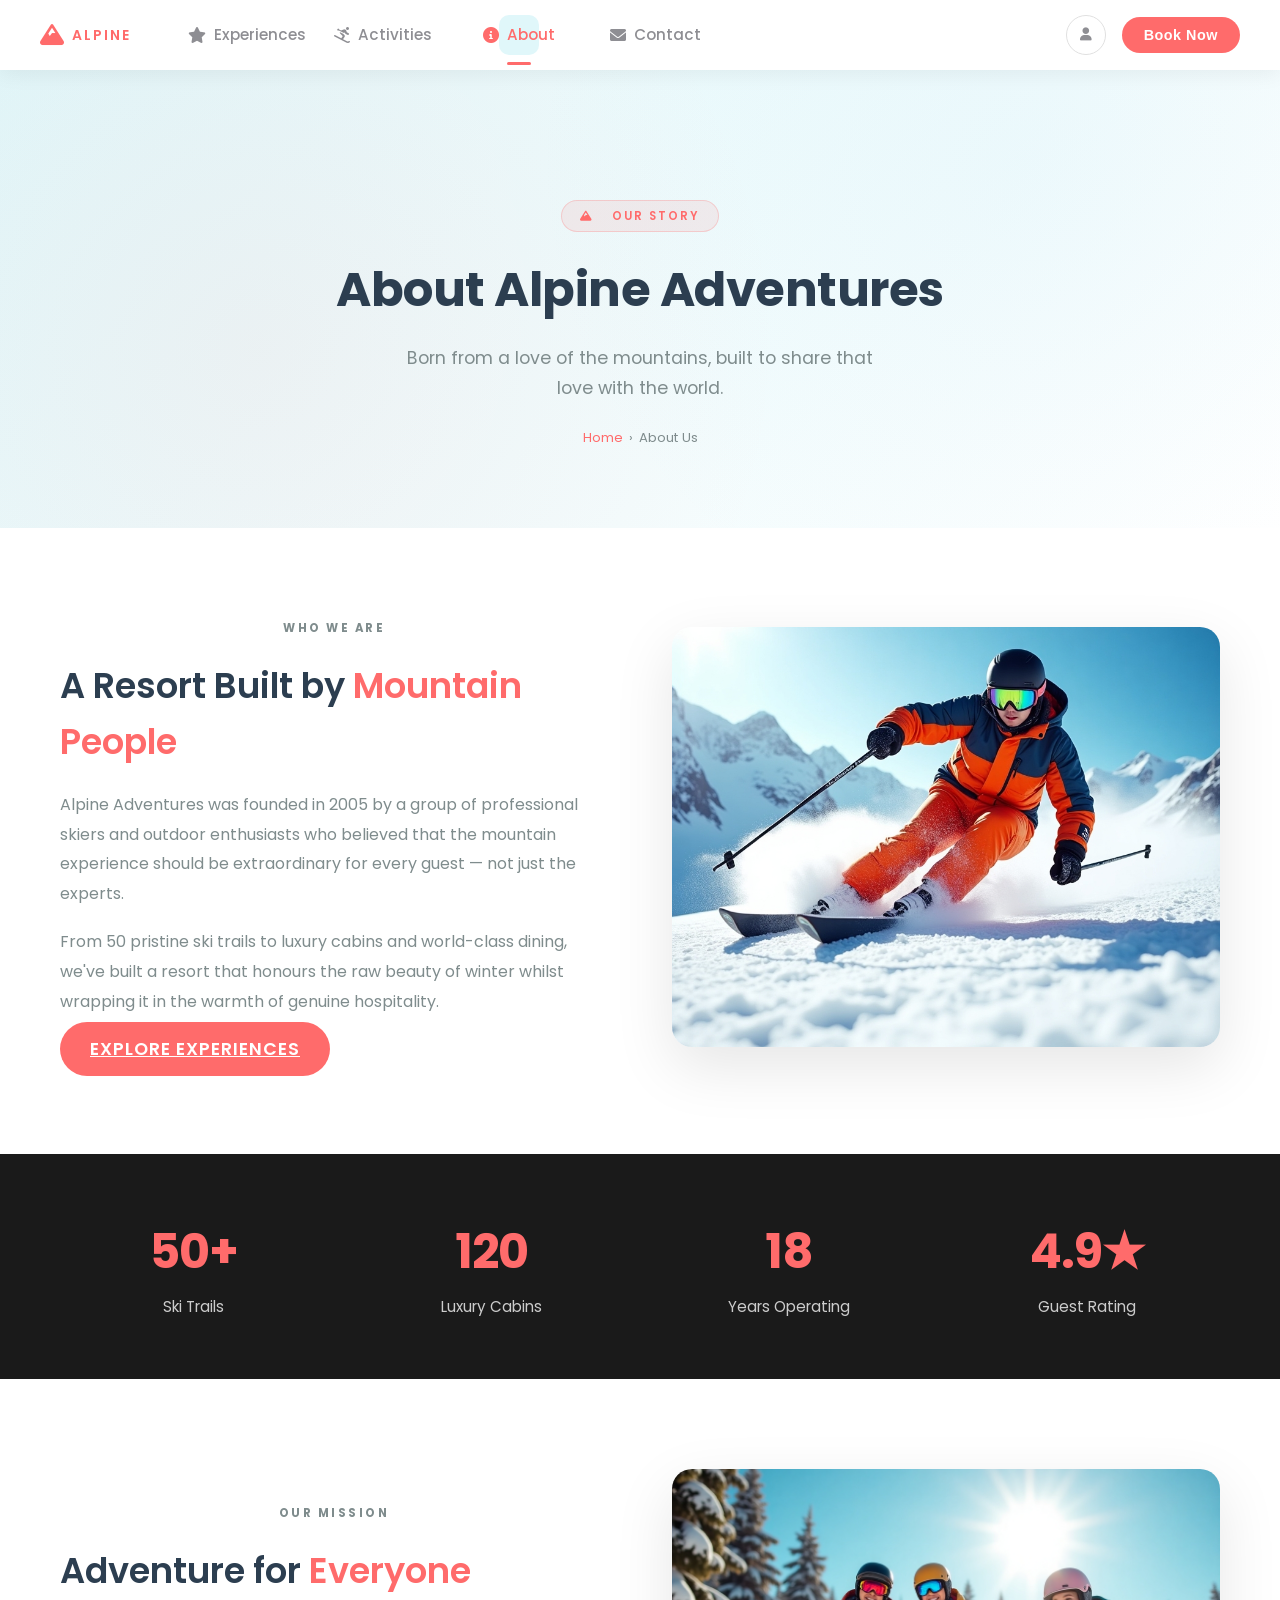
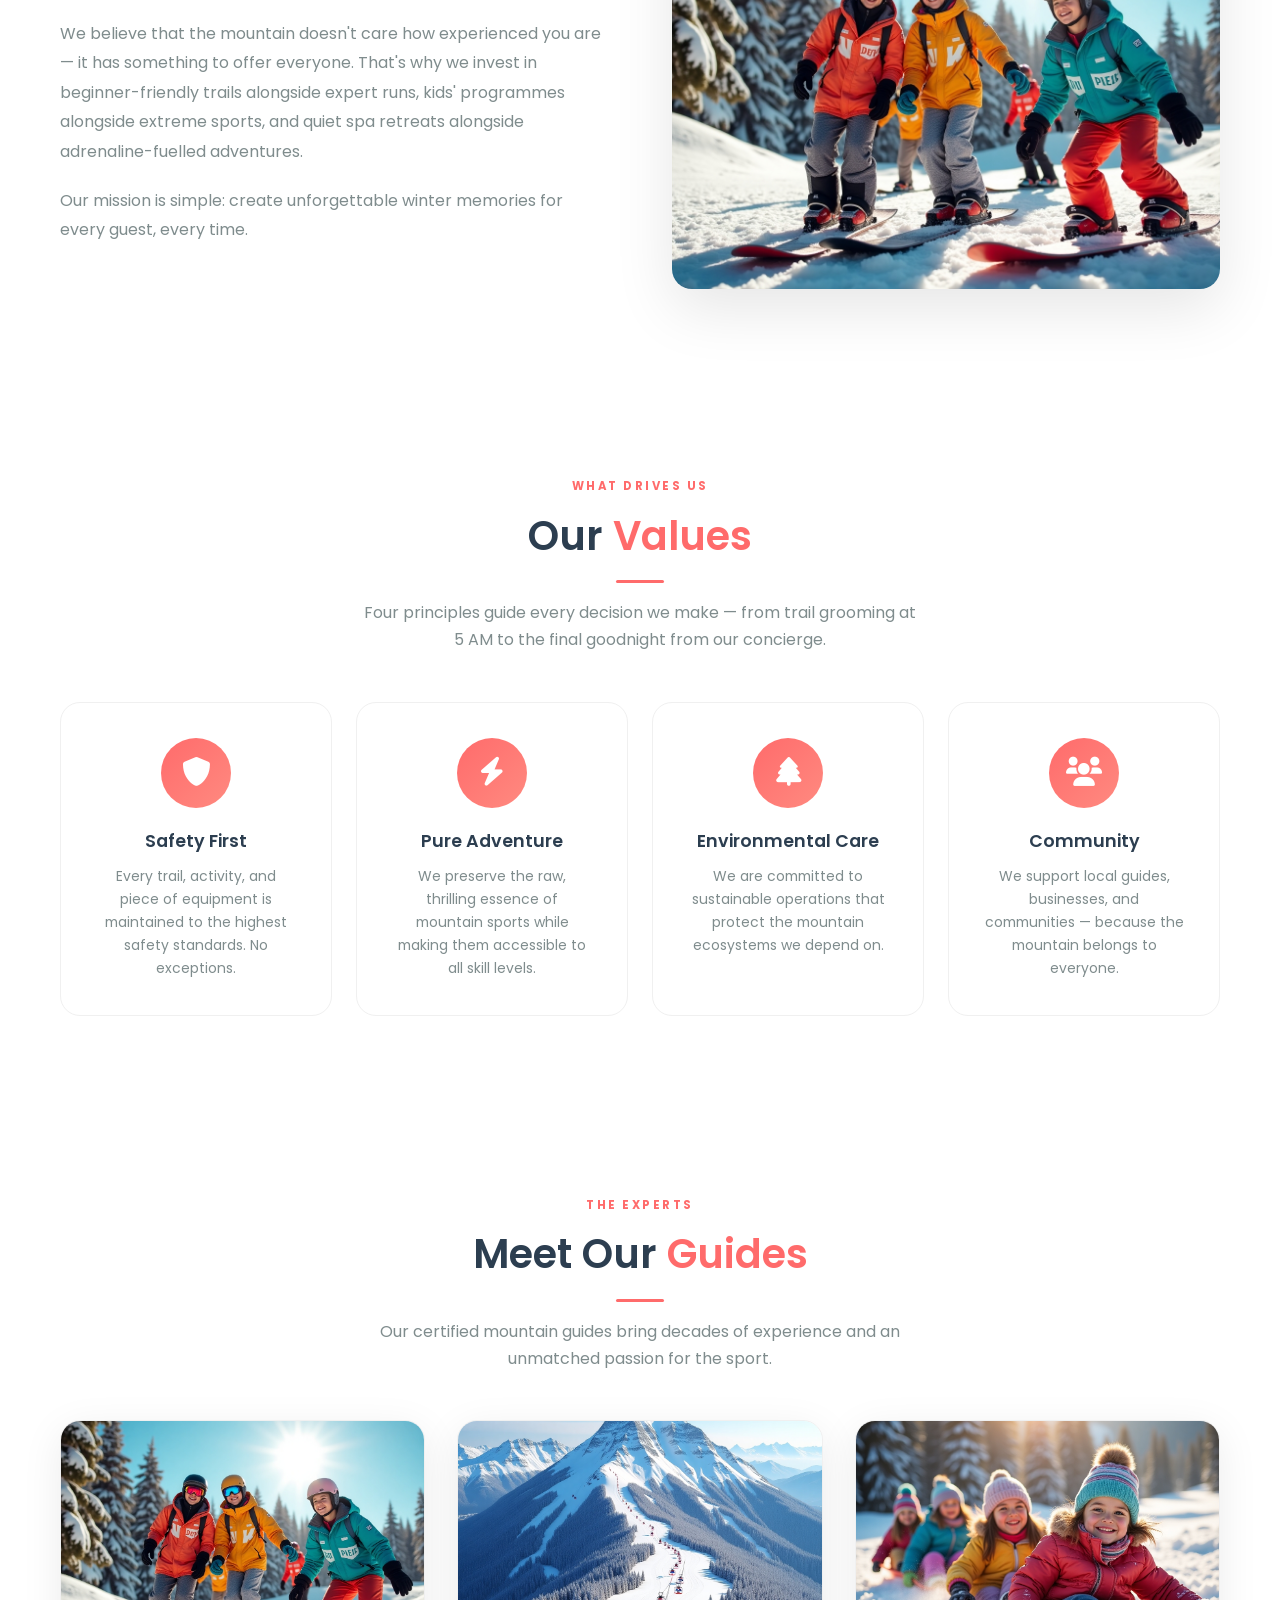
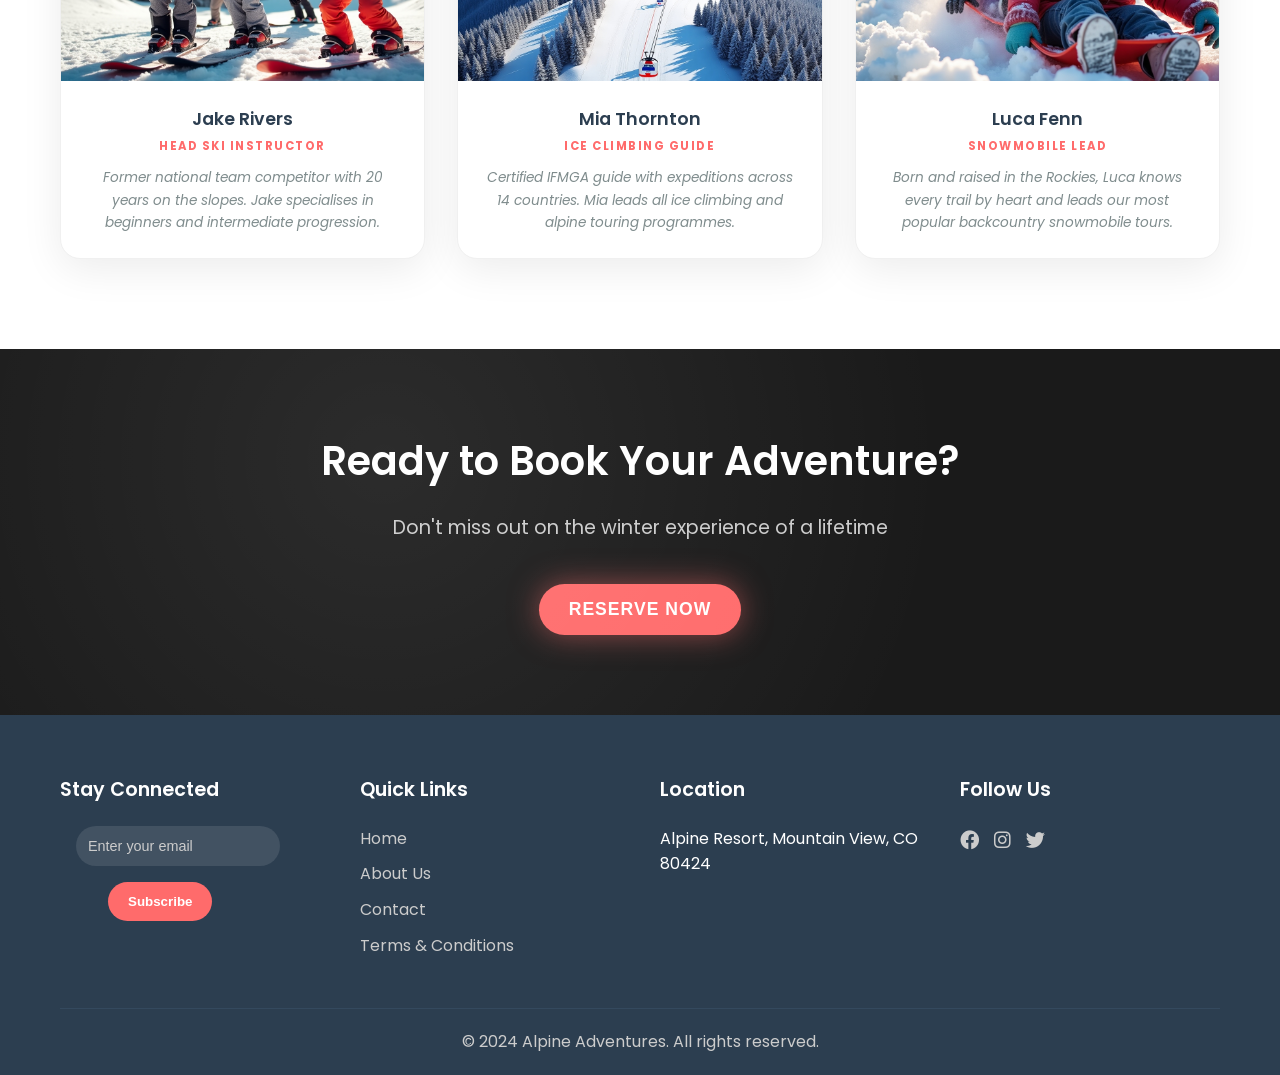
<file: alpine-about.html>
<!DOCTYPE html>
<html lang="en">
<head>
  <meta charset="UTF-8" />
  <meta name="viewport" content="width=device-width, initial-scale=1.0" />
  <title>About Us – Alpine Adventures</title>
  <link rel="stylesheet" href="./Styles.css" />
  <link href="https://fonts.googleapis.com/css2?family=Poppins:wght@300;400;500;600;700;800&display=swap" rel="stylesheet" />
  <link href="https://cdnjs.cloudflare.com/ajax/libs/font-awesome/6.0.0/css/all.min.css" rel="stylesheet" />
  <link rel="stylesheet" href="./Styles-additions.css">
</head>
<body>

  <!-- NAV -->
  <nav class="top-nav nav__menu">
    <div class="top-nav-inner">
      <div class="menu-nav">
        <div class="logo" onclick="location.href='./Index.html'">
          <i class="fas fa-mountain"></i>
          <span class="logo-text horizontal">ALPINE</span>
        </div>
        <ul class="nav-menu horizontal">
          <li><a href="./Index.html#experiences"><i class="fas fa-star"></i><span class="nav-text">Experiences</span></a></li>
          <li><a href="./Index.html#activities"><i class="fas fa-skiing"></i><span class="nav-text">Activities</span></a></li>
          <li><a href="./about.html" class="active-link"><i class="fas fa-info-circle"></i><span class="nav-text">About</span></a></li>
          <li><a href="./contact.html"><i class="fas fa-envelope"></i><span class="nav-text">Contact</span></a></li>
        </ul>
      </div>
      <div class="nav-actions">
        <button class="login-btn" aria-label="Login"><i class="fas fa-user"></i></button>
        <button class="book-btn">Book Now</button>
      </div>
    </div>
  </nav>

  <main class="main-content">

    <!-- PAGE HERO -->
    <section class="page-hero">
      <div class="page-hero-inner container">
        <div class="page-hero-tag"><i class="fas fa-mountain"></i>&nbsp; Our Story</div>
        <h1>About Alpine Adventures</h1>
        <p>Born from a love of the mountains, built to share that love with the world.</p>
        <div class="breadcrumb">
          <a href="./Index.html">Home</a><span>&rsaquo;</span>About Us
        </div>
      </div>
    </section>

    <!-- OUR STORY -->
    <section class="inner-section">
      <div class="container">
        <div class="story-grid reveal">
          <div class="story-content">
            <p class="section-label">Who We Are</p>
            <h2>A Resort Built by <span style="color:var(--accent-color)">Mountain People</span></h2>
            <p>Alpine Adventures was founded in 2005 by a group of professional skiers and outdoor enthusiasts who believed that the mountain experience should be extraordinary for every guest — not just the experts.</p>
            <p>From 50 pristine ski trails to luxury cabins and world-class dining, we've built a resort that honours the raw beauty of winter whilst wrapping it in the warmth of genuine hospitality.</p>
            <a href="./Index.html#experiences" class="cta-button primary">Explore Experiences</a>
          </div>
          <div>
            <div class="story-image">
              <img src="./assets/images/hero-image/Flux_Dev_Action_shot_of_a_skier_in_vibrant_ski_gear_orange_red_0.jpg" alt="Alpine skier" />
            </div>
          </div>
        </div>
      </div>
    </section>

    <!-- STATS -->
    <div class="alpine-stats">
      <div class="container">
        <div class="alpine-stats-grid">
          <div>
            <div class="alpine-stat-number">50+</div>
            <div class="alpine-stat-label">Ski Trails</div>
          </div>
          <div>
            <div class="alpine-stat-number">120</div>
            <div class="alpine-stat-label">Luxury Cabins</div>
          </div>
          <div>
            <div class="alpine-stat-number">18</div>
            <div class="alpine-stat-label">Years Operating</div>
          </div>
          <div>
            <div class="alpine-stat-number">4.9★</div>
            <div class="alpine-stat-label">Guest Rating</div>
          </div>
        </div>
      </div>
    </div>

    <!-- OUR MISSION -->
    <section class="inner-section alt-bg">
      <div class="container">
        <div class="story-grid reverse reveal">
          <div>
            <div class="story-image">
              <img src="./assets/images/adventure-activities/snow-boarding.jpg" alt="Snowboarding at Alpine" />
            </div>
          </div>
          <div class="story-content">
            <p class="section-label">Our Mission</p>
            <h2>Adventure for <span style="color:var(--accent-color)">Everyone</span></h2>
            <p>We believe that the mountain doesn't care how experienced you are — it has something to offer everyone. That's why we invest in beginner-friendly trails alongside expert runs, kids' programmes alongside extreme sports, and quiet spa retreats alongside adrenaline-fuelled adventures.</p>
            <p>Our mission is simple: create unforgettable winter memories for every guest, every time.</p>
          </div>
        </div>
      </div>
    </section>

    <!-- OUR VALUES -->
    <section class="inner-section">
      <div class="container">
        <p class="section-label">What Drives Us</p>
        <h2 class="section-heading">Our <span class="accent">Values</span></h2>
        <div class="section-rule"></div>
        <p class="section-subtext">Four principles guide every decision we make — from trail grooming at 5 AM to the final goodnight from our concierge.</p>
        <div class="values-grid">
          <div class="value-card reveal">
            <div class="value-icon"><i class="fas fa-shield-alt"></i></div>
            <h3>Safety First</h3>
            <p>Every trail, activity, and piece of equipment is maintained to the highest safety standards. No exceptions.</p>
          </div>
          <div class="value-card reveal">
            <div class="value-icon"><i class="fas fa-bolt"></i></div>
            <h3>Pure Adventure</h3>
            <p>We preserve the raw, thrilling essence of mountain sports while making them accessible to all skill levels.</p>
          </div>
          <div class="value-card reveal">
            <div class="value-icon"><i class="fas fa-tree"></i></div>
            <h3>Environmental Care</h3>
            <p>We are committed to sustainable operations that protect the mountain ecosystems we depend on.</p>
          </div>
          <div class="value-card reveal">
            <div class="value-icon"><i class="fas fa-users"></i></div>
            <h3>Community</h3>
            <p>We support local guides, businesses, and communities — because the mountain belongs to everyone.</p>
          </div>
        </div>
      </div>
    </section>

    <!-- TEAM -->
    <section class="inner-section alt-bg">
      <div class="container">
        <p class="section-label">The Experts</p>
        <h2 class="section-heading">Meet Our <span class="accent">Guides</span></h2>
        <div class="section-rule"></div>
        <p class="section-subtext">Our certified mountain guides bring decades of experience and an unmatched passion for the sport.</p>
        <div class="team-grid">
          <div class="team-card reveal">
            <img src="./assets/images/adventure-activities/snow-boarding.jpg" alt="Jake Rivers" class="team-photo" />
            <div class="team-info">
              <h3>Jake Rivers</h3>
              <p class="team-role">Head Ski Instructor</p>
              <p class="team-bio">Former national team competitor with 20 years on the slopes. Jake specialises in beginners and intermediate progression.</p>
            </div>
          </div>
          <div class="team-card reveal">
            <img src="./assets/images/adventure-activities/ice-climbing.jpg" alt="Mia Thornton" class="team-photo" />
            <div class="team-info">
              <h3>Mia Thornton</h3>
              <p class="team-role">Ice Climbing Guide</p>
              <p class="team-bio">Certified IFMGA guide with expeditions across 14 countries. Mia leads all ice climbing and alpine touring programmes.</p>
            </div>
          </div>
          <div class="team-card reveal">
            <img src="./assets/images/adventure-activities/snowmobile-ride.jpg" alt="Luca Fenn" class="team-photo" />
            <div class="team-info">
              <h3>Luca Fenn</h3>
              <p class="team-role">Snowmobile Lead</p>
              <p class="team-bio">Born and raised in the Rockies, Luca knows every trail by heart and leads our most popular backcountry snowmobile tours.</p>
            </div>
          </div>
        </div>
      </div>
    </section>

    <!-- CTA — reuses .cta-section from Styles.css -->
    <section class="cta-section reveal stagger" id="contact">
      <div class="container">
        <h2>Ready to Book Your Adventure?</h2>
        <p>Don't miss out on the winter experience of a lifetime</p>
        <button class="cta-button glow" onclick="location.href='./Index.html#contact'">Reserve Now</button>
      </div>
    </section>

    <!-- FOOTER -->
    <footer class="footer reveal stagger">
      <div class="container">
        <div class="footer-content">
          <div class="footer-section">
            <h3>Stay Connected</h3>
            <div class="newsletter">
              <input type="email" placeholder="Enter your email" class="newsletter-input" />
              <button class="newsletter-btn">Subscribe</button>
            </div>
          </div>
          <div class="footer-section">
            <h3>Quick Links</h3>
            <ul>
              <li><a href="./Index.html">Home</a></li>
              <li><a href="./about.html">About Us</a></li>
              <li><a href="./contact.html">Contact</a></li>
              <li><a href="./terms.html">Terms &amp; Conditions</a></li>
            </ul>
          </div>
          <div class="footer-section">
            <h3>Location</h3>
            <p>Alpine Resort, Mountain View, CO 80424</p>
          </div>
          <div class="footer-section">
            <h3>Follow Us</h3>
            <div class="footer-social">
              <a href="#"><i class="fab fa-facebook"></i></a>
              <a href="#"><i class="fab fa-instagram"></i></a>
              <a href="#"><i class="fab fa-twitter"></i></a>
            </div>
          </div>
        </div>
        <div class="footer-bottom">
          <p>&copy; 2024 Alpine Adventures. All rights reserved.</p>
        </div>
      </div>
    </footer>

  </main>
  <script src="./Index.js"></script>
  <script>document.body.classList.add("loaded");</script>
</body>
</html>
</file>
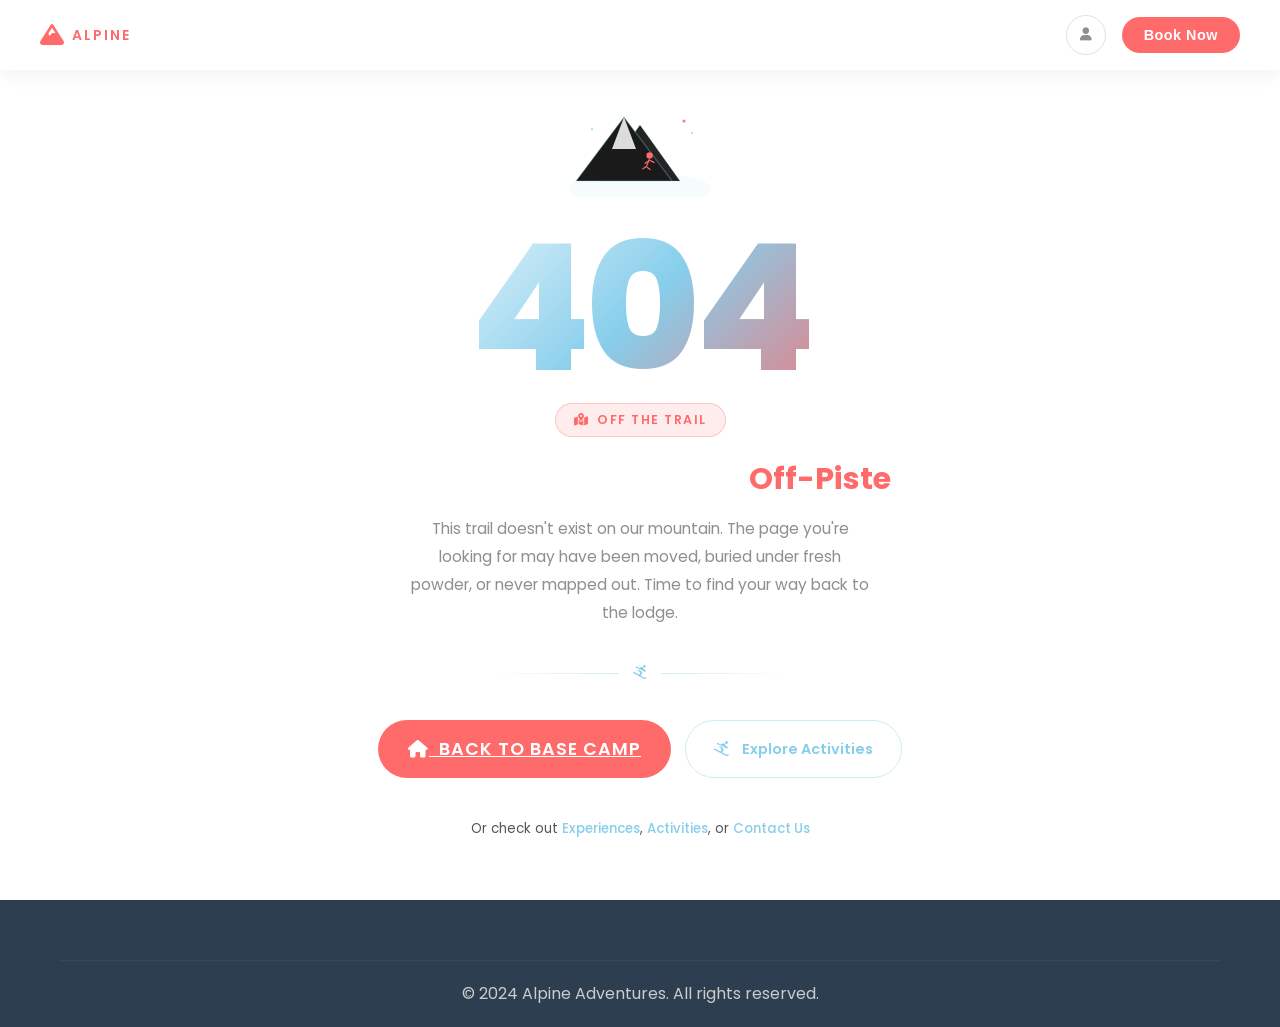
<file: alpine-adventures-404.html>
<!DOCTYPE html>
<html lang="en">
  <head>
    <meta charset="UTF-8" />
    <meta name="viewport" content="width=device-width, initial-scale=1.0" />
    <title>Page Not Found – Alpine Adventures</title>

    <!-- Existing project stylesheet -->
    <link rel="stylesheet" href="./Styles.css" />

    <!-- 404-only new rules (add to project folder) -->
    <link rel="stylesheet" href="./alpine-adventures-404.css" />

    <!-- Same fonts already loaded in the project -->
    <link
      href="https://fonts.googleapis.com/css2?family=Poppins:wght@300;400;500;600;700&display=swap"
      rel="stylesheet"
    />
    <link
      href="https://cdnjs.cloudflare.com/ajax/libs/font-awesome/6.0.0/css/all.min.css"
      rel="stylesheet"
    />
  </head>

  <!-- page-404-body adds the fade-in via 404.css (Styles.css doesn't set body opacity) -->
  <body class="page-404-body">

    <!-- Snow particles canvas — .snow-canvas from 404.css -->
    <canvas class="snow-canvas" id="snowCanvas"></canvas>

    <!-- ═══════════════════════════════════════════════════
         NAV — exact same structure & classes as Index.html
         ═══════════════════════════════════════════════════ -->
    <nav class="top-nav nav__menu">
      <div class="top-nav-inner">

        <!-- Logo — reuses .top-nav .logo from Styles.css -->
        <div class="menu-nav">
          <div class="logo" onclick="location.href='./Index.html'">
            <i class="fas fa-mountain"></i>
            <span class="logo-text horizontal">ALPINE</span>
          </div>
        </div>

        <!-- Actions — reuses .nav-actions, .login-btn, .book-btn from Styles.css -->
        <div class="nav-actions">
          <button class="login-btn" aria-label="Login">
            <i class="fas fa-user"></i>
          </button>
          <button class="book-btn" onclick="location.href='./Index.html'">
            Book Now
          </button>
        </div>

      </div>
    </nav>

    <!-- ═══════════════════════════════════════════════════
         MAIN 404 CONTENT
         Uses .page-404 and .error-* classes from 404.css
         ═══════════════════════════════════════════════════ -->
    <main class="main-content page-404">
      <div class="container">
        <div class="error-container">

          <!-- Mountain SVG illustration — .mountain-graphic from 404.css -->
          <svg class="mountain-graphic" viewBox="0 0 200 120" fill="none" xmlns="http://www.w3.org/2000/svg">
            <ellipse cx="100" cy="110" rx="90" ry="20" fill="rgba(135,206,235,0.08)"/>
            <polygon points="50,100 100,30 150,100" fill="#242424" stroke="rgba(135,206,235,0.2)" stroke-width="1"/>
            <polygon points="20,100 80,20 140,100" fill="#1a1a1a" stroke="rgba(135,206,235,0.35)" stroke-width="1.5"/>
            <polygon points="80,20 65,60 95,60" fill="rgba(255,255,255,0.85)"/>
            <circle cx="155" cy="25" r="2" fill="#ff6b6b" opacity="0.9"/>
            <circle cx="165" cy="40" r="1.2" fill="#87ceeb" opacity="0.8"/>
            <circle cx="40" cy="35" r="1.5" fill="#87ceeb" opacity="0.6"/>
            <!-- Skier figure -->
            <circle cx="112" cy="68" r="4" fill="#ff6b6b"/>
            <line x1="112" y1="72" x2="108" y2="82" stroke="#ff6b6b" stroke-width="1.5"/>
            <line x1="108" y1="82" x2="103" y2="85" stroke="#ff6b6b" stroke-width="1.5"/>
            <line x1="108" y1="82" x2="113" y2="86" stroke="#ff6b6b" stroke-width="1.5"/>
            <line x1="112" y1="74" x2="106" y2="78" stroke="#ff6b6b" stroke-width="1.5"/>
            <line x1="112" y1="74" x2="118" y2="77" stroke="#ff6b6b" stroke-width="1.5"/>
          </svg>

          <!-- 404 number — .error-code from 404.css -->
          <div class="error-code">404</div>

          <!-- Tag chip — .error-tag-chip from 404.css -->
          <div class="error-tag-chip">
            <i class="fas fa-map-marked-alt"></i> Off The Trail
          </div>

          <!-- Title — .error-title from 404.css -->
          <h1 class="error-title">
            Looks Like You've Gone <span>Off-Piste</span>
          </h1>

          <!-- Description — .error-description from 404.css -->
          <p class="error-description">
            This trail doesn't exist on our mountain. The page you're looking for
            may have been moved, buried under fresh powder, or never mapped out.
            Time to find your way back to the lodge.
          </p>

          <!-- Divider — .error-divider from 404.css -->
          <div class="error-divider">
            <span class="error-divider-line"></span>
            <i class="fas fa-skiing"></i>
            <span class="error-divider-line right"></span>
          </div>

          <!-- Buttons — reuses existing .cta-button.primary + new .btn-outline-sky from 404.css -->
          <div class="error-btn-group">
            <a href="./Index.html" class="cta-button primary">
              <i class="fas fa-home"></i>&nbsp; Back to Base Camp
            </a>
            <a href="./Index.html#activities" class="btn-outline-sky">
              <i class="fas fa-skiing"></i>&nbsp; Explore Activities
            </a>
          </div>

          <!-- Suggestion links — .error-suggestions from 404.css -->
          <p class="error-suggestions">
            Or check out
            <a href="./Index.html#experiences">Experiences</a>,
            <a href="./Index.html#activities">Activities</a>, or
            <a href="./Index.html#contact">Contact Us</a>
          </p>

        </div>
      </div>
    </main>

    <!-- ═══════════════════════════════════════════════════
         FOOTER — reuses .footer, .footer-bottom from Styles.css
         ═══════════════════════════════════════════════════ -->
    <footer class="footer">
      <div class="container">
        <div class="footer-bottom">
          <p>&copy; 2024 Alpine Adventures. All rights reserved.</p>
        </div>
      </div>
    </footer>

    <script>
      // Page fade-in (handled by page-404-body + .loaded in 404.css)
      window.addEventListener("load", () => {
        document.body.classList.add("loaded");
      });

      // Snow particle animation
      const canvas = document.getElementById("snowCanvas");
      const ctx    = canvas.getContext("2d");
      let flakes   = [];

      function resize() {
        canvas.width  = window.innerWidth;
        canvas.height = window.innerHeight;
      }
      resize();
      window.addEventListener("resize", resize);

      function createFlake() {
        return {
          x:       Math.random() * canvas.width,
          y:       -10,
          r:       Math.random() * 2.5 + 0.5,
          speed:   Math.random() * 0.8 + 0.3,
          drift:   (Math.random() - 0.5) * 0.4,
          opacity: Math.random() * 0.5 + 0.2
        };
      }

      // Pre-seed flakes across the screen
      for (let i = 0; i < 80; i++) {
        flakes.push({ ...createFlake(), y: Math.random() * canvas.height });
      }

      function animate() {
        ctx.clearRect(0, 0, canvas.width, canvas.height);
        flakes.forEach((f, i) => {
          ctx.beginPath();
          ctx.arc(f.x, f.y, f.r, 0, Math.PI * 2);
          ctx.fillStyle = `rgba(255,255,255,${f.opacity})`;
          ctx.fill();
          f.y += f.speed;
          f.x += f.drift;
          if (f.y > canvas.height + 10) flakes[i] = createFlake();
        });
        requestAnimationFrame(animate);
      }
      animate();
    </script>
  </body>
</html>
</file>
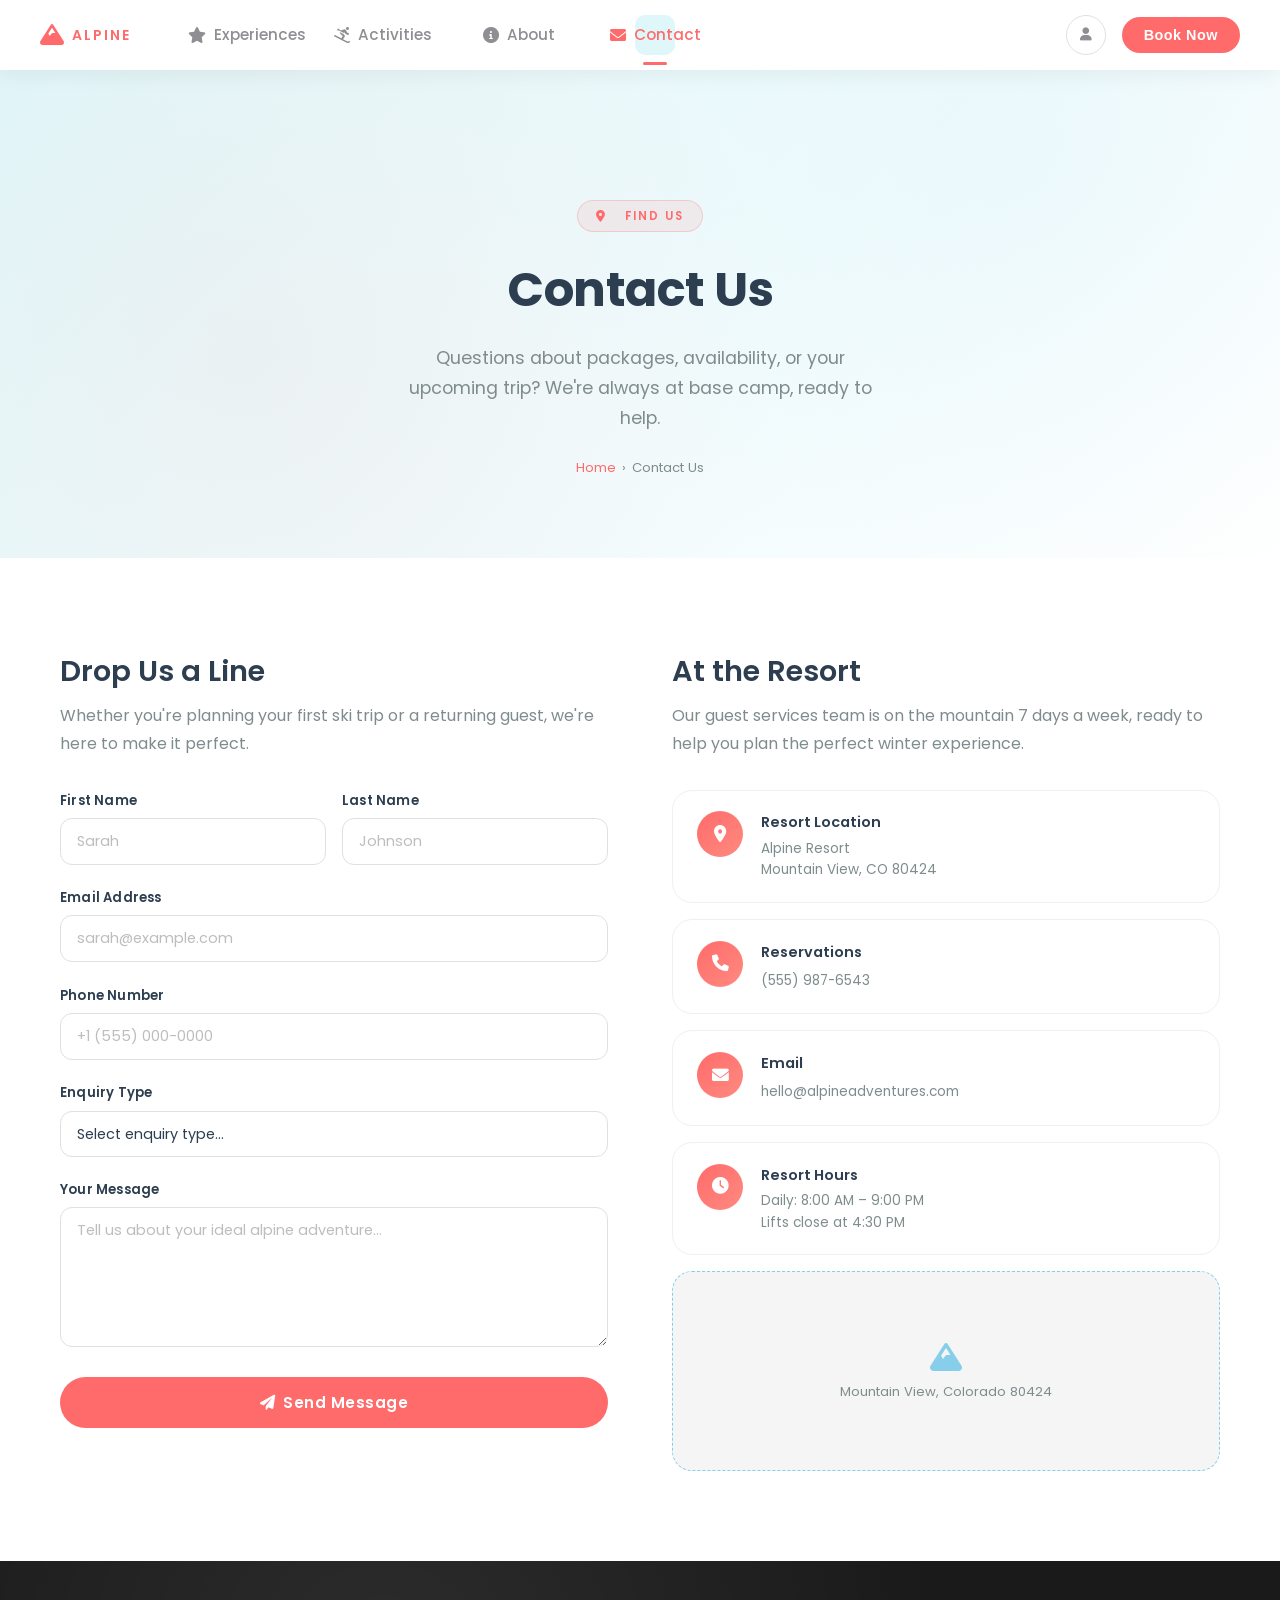
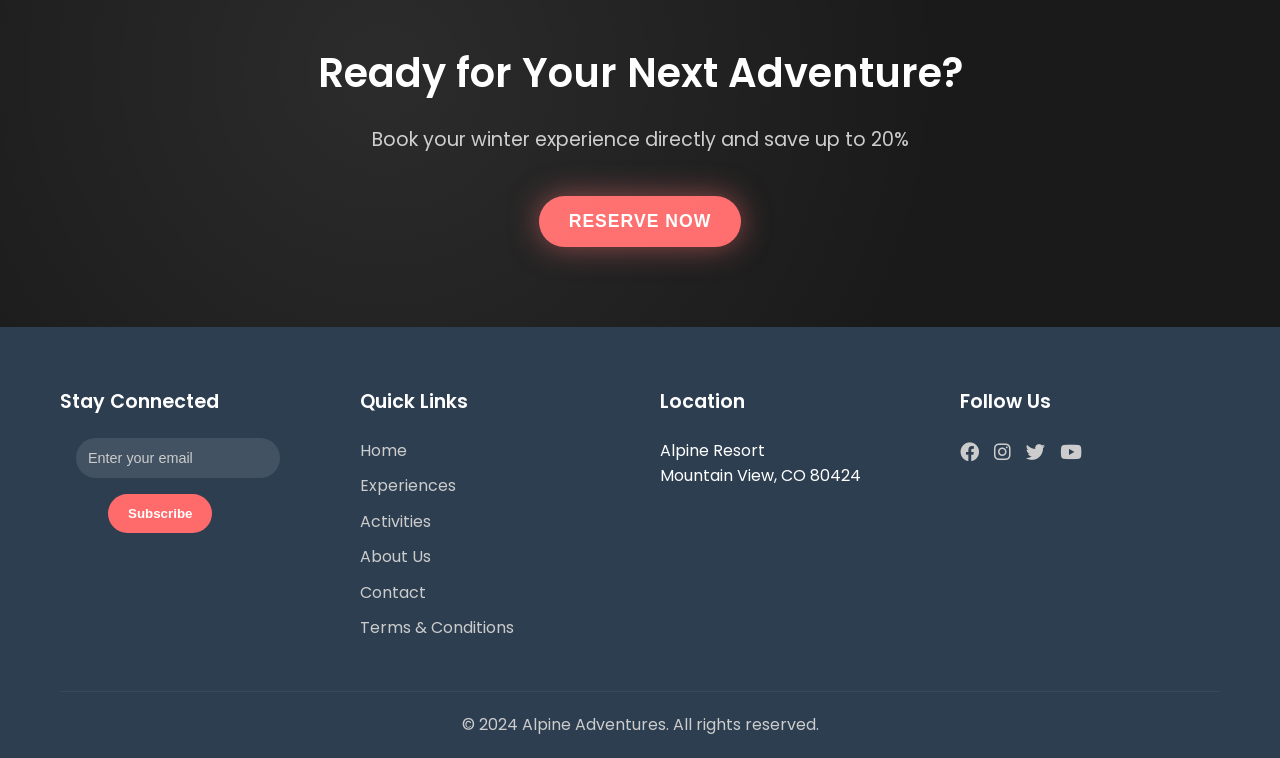
<file: alpine-contact.html>
<!DOCTYPE html>
<html lang="en">
<head>
  <meta charset="UTF-8" />
  <meta name="viewport" content="width=device-width, initial-scale=1.0" />
  <title>Contact Us – Alpine Adventures</title>
  <link rel="stylesheet" href="./Styles.css" />
  <link href="https://fonts.googleapis.com/css2?family=Poppins:wght@300;400;500;600;700;800&display=swap" rel="stylesheet" />
  <link href="https://cdnjs.cloudflare.com/ajax/libs/font-awesome/6.0.0/css/all.min.css" rel="stylesheet" />
  <link rel="stylesheet" href="./Styles-additions.css">
</head>
<body>

  <!-- NAV — identical to Index.html -->
  <nav class="top-nav nav__menu">
    <div class="top-nav-inner">
      <div class="menu-nav">
        <div class="logo" onclick="location.href='./Index.html'">
          <i class="fas fa-mountain"></i>
          <span class="logo-text horizontal">ALPINE</span>
        </div>
        <ul class="nav-menu horizontal">
          <li><a href="./Index.html#experiences"><i class="fas fa-star"></i><span class="nav-text">Experiences</span></a></li>
          <li><a href="./Index.html#activities"><i class="fas fa-skiing"></i><span class="nav-text">Activities</span></a></li>
          <li><a href="./about.html"><i class="fas fa-info-circle"></i><span class="nav-text">About</span></a></li>
          <li><a href="./contact.html" class="active-link"><i class="fas fa-envelope"></i><span class="nav-text">Contact</span></a></li>
        </ul>
      </div>
      <div class="nav-actions">
        <button class="login-btn" aria-label="Login"><i class="fas fa-user"></i></button>
        <button class="book-btn">Book Now</button>
      </div>
    </div>
  </nav>

  <main class="main-content">

    <!-- PAGE HERO -->
    <section class="page-hero">
      <div class="page-hero-inner container">
        <div class="page-hero-tag"><i class="fas fa-map-marker-alt"></i>&nbsp; Find Us</div>
        <h1>Contact Us</h1>
        <p>Questions about packages, availability, or your upcoming trip? We're always at base camp, ready to help.</p>
        <div class="breadcrumb">
          <a href="./Index.html">Home</a><span>&rsaquo;</span>Contact Us
        </div>
      </div>
    </section>

    <!-- CONTACT SECTION -->
    <section class="inner-section">
      <div class="container">
        <div class="contact-grid">

          <!-- Form -->
          <div class="contact-form-wrap">
            <h2>Drop Us a Line</h2>
            <p>Whether you're planning your first ski trip or a returning guest, we're here to make it perfect.</p>

            <form id="contactForm">
              <div class="form-row">
                <div class="form-group">
                  <label class="form-label" for="firstName">First Name</label>
                  <input type="text" id="firstName" class="form-input" placeholder="Sarah" required />
                </div>
                <div class="form-group">
                  <label class="form-label" for="lastName">Last Name</label>
                  <input type="text" id="lastName" class="form-input" placeholder="Johnson" required />
                </div>
              </div>
              <div class="form-group">
                <label class="form-label" for="email">Email Address</label>
                <input type="email" id="email" class="form-input" placeholder="sarah@example.com" required />
              </div>
              <div class="form-group">
                <label class="form-label" for="phone">Phone Number</label>
                <input type="tel" id="phone" class="form-input" placeholder="+1 (555) 000-0000" />
              </div>
              <div class="form-group">
                <label class="form-label" for="enquiry">Enquiry Type</label>
                <select id="enquiry" class="form-select">
                  <option value="">Select enquiry type…</option>
                  <option>Ski & Snowboard Packages</option>
                  <option>Luxury Cabin Booking</option>
                  <option>Group / Corporate Events</option>
                  <option>Ski Lessons</option>
                  <option>General Enquiry</option>
                </select>
              </div>
              <div class="form-group">
                <label class="form-label" for="message">Your Message</label>
                <textarea id="message" class="form-textarea" placeholder="Tell us about your ideal alpine adventure…" required></textarea>
              </div>
              <button type="submit" class="form-submit">
                <i class="fas fa-paper-plane"></i> Send Message
              </button>
            </form>
          </div>

          <!-- Info Panel -->
          <div class="contact-info-wrap">
            <h2>At the Resort</h2>
            <p>Our guest services team is on the mountain 7 days a week, ready to help you plan the perfect winter experience.</p>

            <div class="info-card">
              <div class="info-icon"><i class="fas fa-map-marker-alt"></i></div>
              <div class="info-text">
                <h4>Resort Location</h4>
                <p>Alpine Resort<br />Mountain View, CO 80424</p>
              </div>
            </div>
            <div class="info-card">
              <div class="info-icon"><i class="fas fa-phone"></i></div>
              <div class="info-text">
                <h4>Reservations</h4>
                <a href="tel:5559876543">(555) 987-6543</a>
              </div>
            </div>
            <div class="info-card">
              <div class="info-icon"><i class="fas fa-envelope"></i></div>
              <div class="info-text">
                <h4>Email</h4>
                <a href="mailto:hello@alpineadventures.com">hello@alpineadventures.com</a>
              </div>
            </div>
            <div class="info-card">
              <div class="info-icon"><i class="fas fa-clock"></i></div>
              <div class="info-text">
                <h4>Resort Hours</h4>
                <p>Daily: 8:00 AM – 9:00 PM<br />Lifts close at 4:30 PM</p>
              </div>
            </div>
            <div class="contact-map">
              <i class="fas fa-mountain"></i>
              <p>Mountain View, Colorado 80424</p>
            </div>
          </div>

        </div>
      </div>
    </section>

    <!-- CTA — reuses .cta-section from Styles.css -->
    <section class="cta-section reveal stagger">
      <div class="container">
        <h2>Ready for Your Next Adventure?</h2>
        <p>Book your winter experience directly and save up to 20%</p>
        <button class="cta-button glow">Reserve Now</button>
      </div>
    </section>

    <!-- FOOTER — identical to Index.html -->
    <footer class="footer reveal stagger">
      <div class="container">
        <div class="footer-content">
          <div class="footer-section">
            <h3>Stay Connected</h3>
            <div class="newsletter">
              <input type="email" placeholder="Enter your email" class="newsletter-input" />
              <button class="newsletter-btn">Subscribe</button>
            </div>
          </div>
          <div class="footer-section">
            <h3>Quick Links</h3>
            <ul>
              <li><a href="./Index.html">Home</a></li>
              <li><a href="./Index.html#experiences">Experiences</a></li>
              <li><a href="./Index.html#activities">Activities</a></li>
              <li><a href="./about.html">About Us</a></li>
              <li><a href="./contact.html">Contact</a></li>
              <li><a href="./terms.html">Terms &amp; Conditions</a></li>
            </ul>
          </div>
          <div class="footer-section">
            <h3>Location</h3>
            <p>Alpine Resort<br />Mountain View, CO 80424</p>
          </div>
          <div class="footer-section">
            <h3>Follow Us</h3>
            <div class="footer-social">
              <a href="#"><i class="fab fa-facebook"></i></a>
              <a href="#"><i class="fab fa-instagram"></i></a>
              <a href="#"><i class="fab fa-twitter"></i></a>
              <a href="#"><i class="fab fa-youtube"></i></a>
            </div>
          </div>
        </div>
        <div class="footer-bottom">
          <p>&copy; 2024 Alpine Adventures. All rights reserved.</p>
        </div>
      </div>
    </footer>

  </main>

  <script src="./Index.js"></script>
  <script>
    document.body.classList.add("loaded");
    document.getElementById("contactForm").addEventListener("submit", function(e) {
      e.preventDefault();
      const btn = this.querySelector(".form-submit");
      btn.innerHTML = '<i class="fas fa-check"></i> Message Sent!';
      btn.style.background = "#4caf50";
    });
  </script>
</body>
</html>
</file>
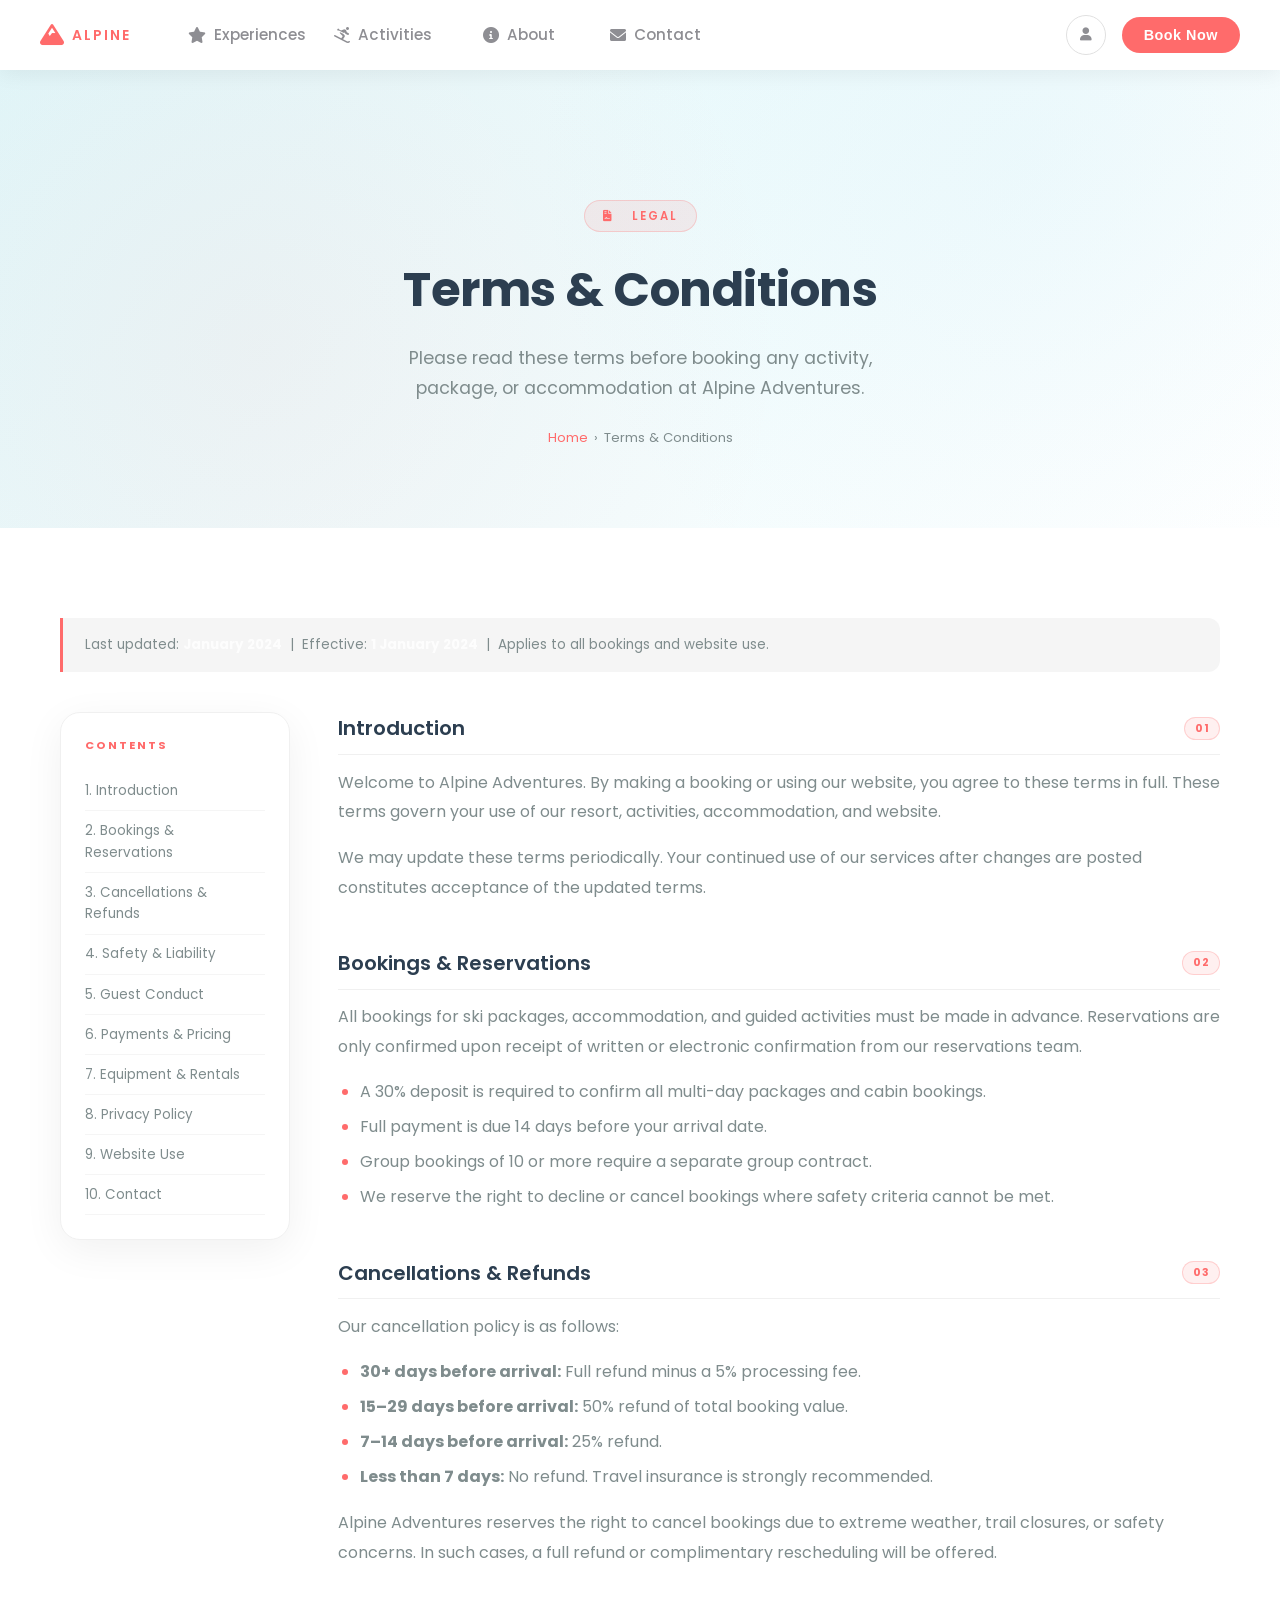
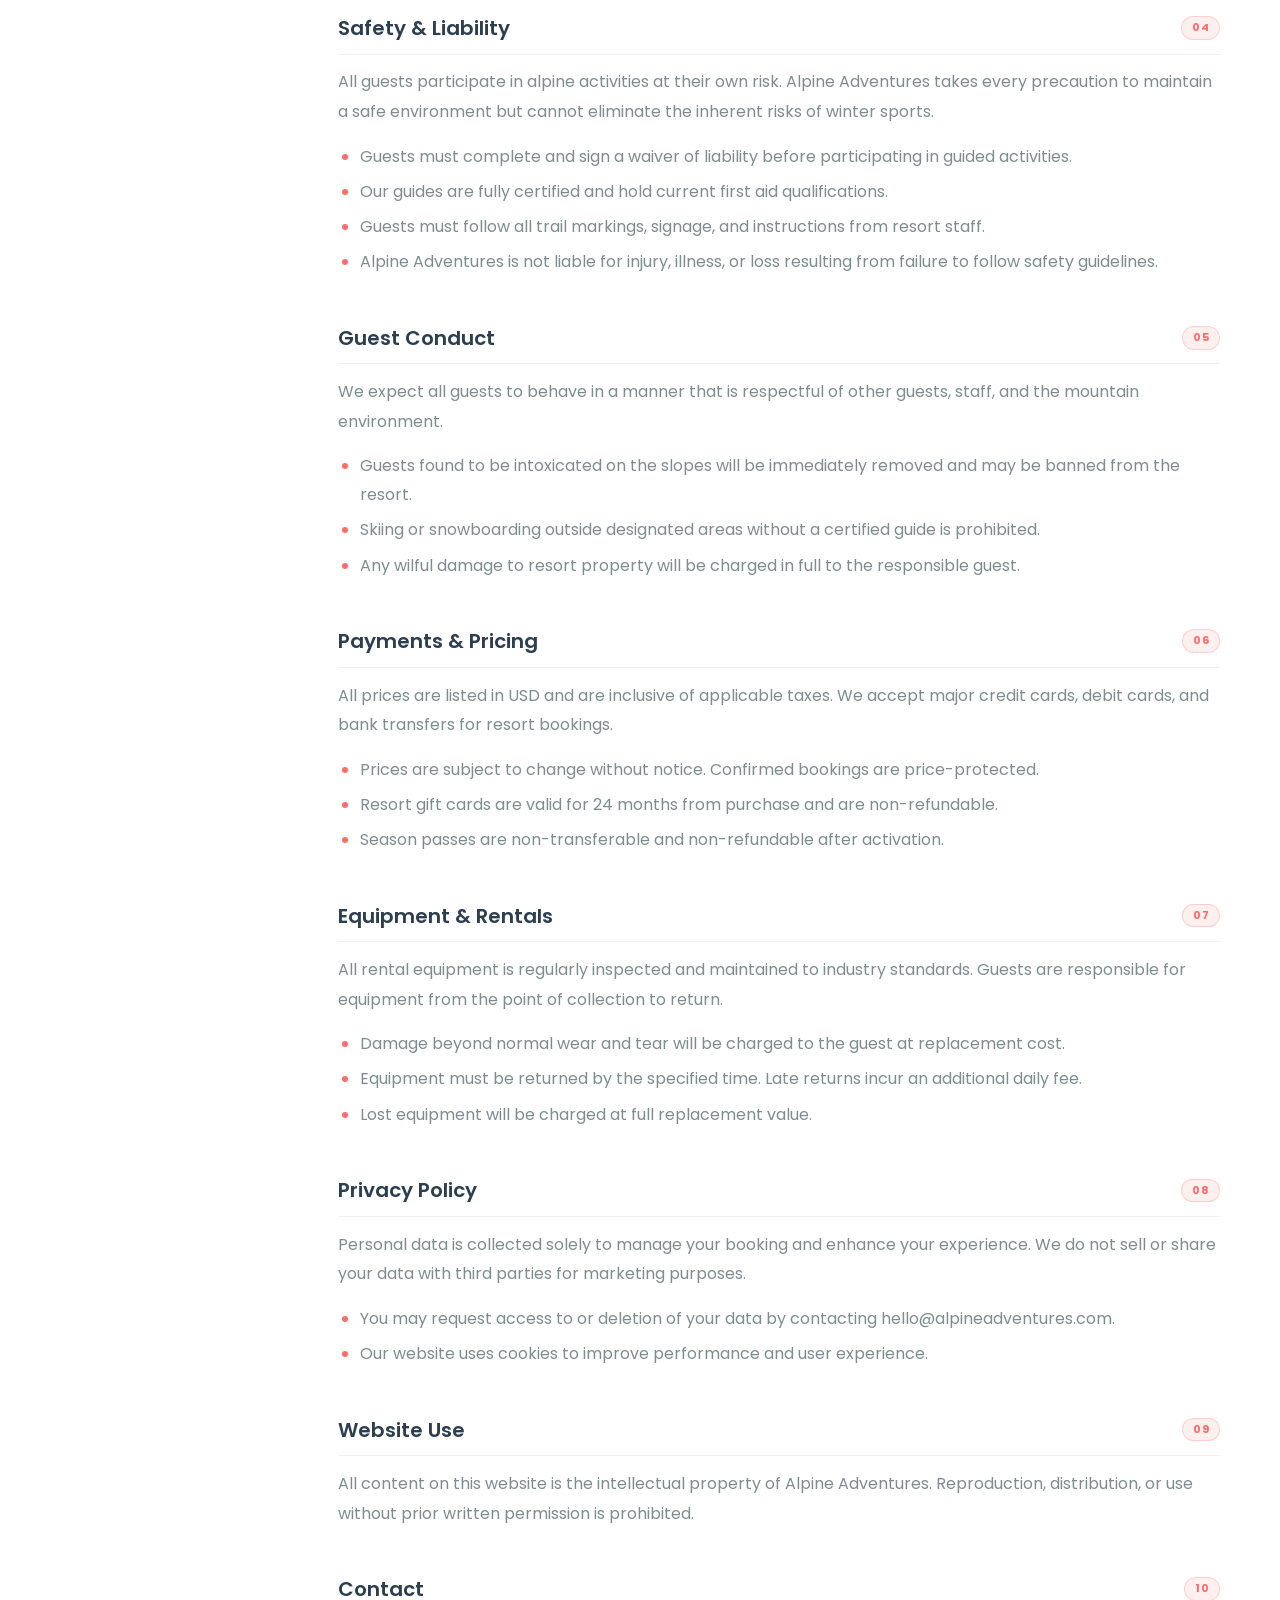
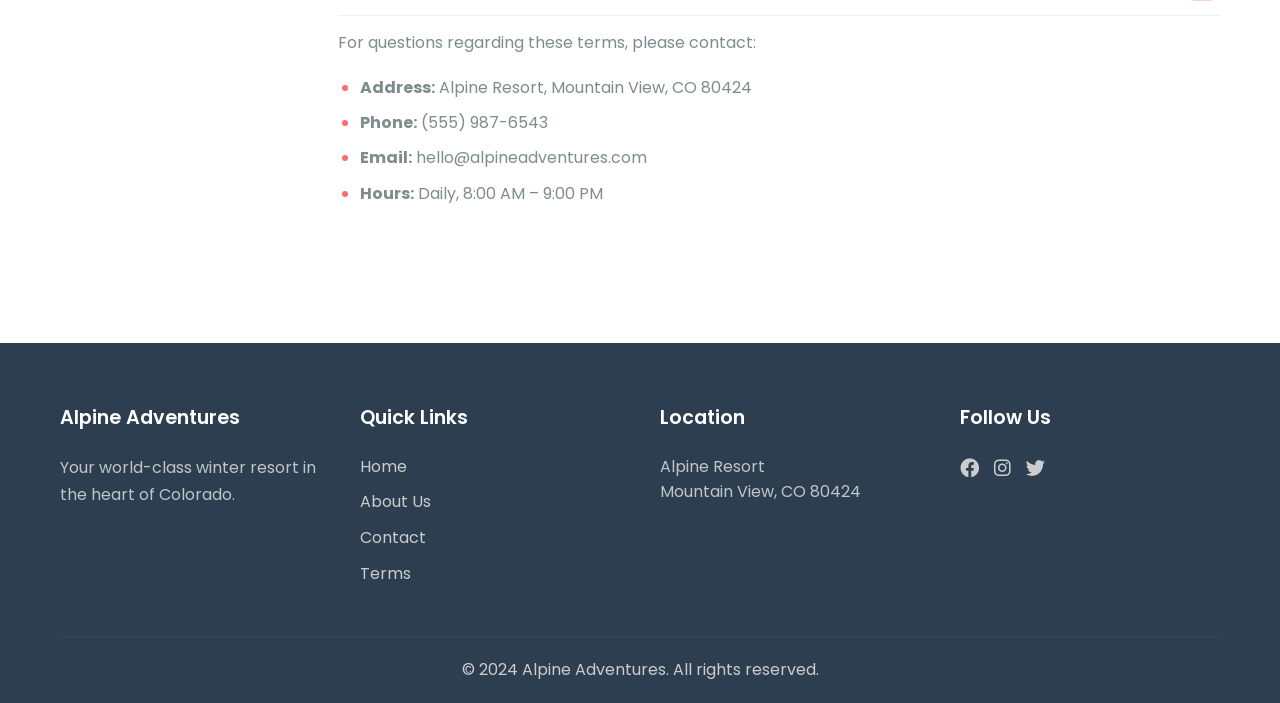
<file: alpine-terms.html>
<!DOCTYPE html>
<html lang="en">
<head>
  <meta charset="UTF-8" />
  <meta name="viewport" content="width=device-width, initial-scale=1.0" />
  <title>Terms &amp; Conditions – Alpine Adventures</title>
  <link rel="stylesheet" href="./Styles.css" />
  <link href="https://fonts.googleapis.com/css2?family=Poppins:wght@300;400;500;600;700;800&display=swap" rel="stylesheet" />
  <link href="https://cdnjs.cloudflare.com/ajax/libs/font-awesome/6.0.0/css/all.min.css" rel="stylesheet" />
  <link rel="stylesheet" href="./Styles-additions.css">
</head>
<body>

  <!-- NAV -->
  <nav class="top-nav nav__menu">
    <div class="top-nav-inner">
      <div class="menu-nav">
        <div class="logo" onclick="location.href='./Index.html'">
          <i class="fas fa-mountain"></i>
          <span class="logo-text horizontal">ALPINE</span>
        </div>
        <ul class="nav-menu horizontal">
          <li><a href="./Index.html#experiences"><i class="fas fa-star"></i><span class="nav-text">Experiences</span></a></li>
          <li><a href="./Index.html#activities"><i class="fas fa-skiing"></i><span class="nav-text">Activities</span></a></li>
          <li><a href="./about.html"><i class="fas fa-info-circle"></i><span class="nav-text">About</span></a></li>
          <li><a href="./contact.html"><i class="fas fa-envelope"></i><span class="nav-text">Contact</span></a></li>
        </ul>
      </div>
      <div class="nav-actions">
        <button class="login-btn" aria-label="Login"><i class="fas fa-user"></i></button>
        <button class="book-btn">Book Now</button>
      </div>
    </div>
  </nav>

  <main class="main-content">

    <!-- PAGE HERO -->
    <section class="page-hero">
      <div class="page-hero-inner container">
        <div class="page-hero-tag"><i class="fas fa-file-contract"></i>&nbsp; Legal</div>
        <h1>Terms &amp; Conditions</h1>
        <p>Please read these terms before booking any activity, package, or accommodation at Alpine Adventures.</p>
        <div class="breadcrumb">
          <a href="./Index.html">Home</a><span>&rsaquo;</span>Terms &amp; Conditions
        </div>
      </div>
    </section>

    <!-- TERMS -->
    <section class="inner-section">
      <div class="container">

        <div class="terms-meta">
          Last updated: <strong style="color:rgba(255,255,255,0.8)">January 2024</strong> &nbsp;|&nbsp;
          Effective: <strong style="color:rgba(255,255,255,0.8)">1 January 2024</strong> &nbsp;|&nbsp;
          Applies to all bookings and website use.
        </div>

        <div class="terms-layout">

          <aside class="terms-toc">
            <h4>Contents</h4>
            <ul>
              <li><a href="#intro"         class="toc-active">1. Introduction</a></li>
              <li><a href="#bookings">2. Bookings &amp; Reservations</a></li>
              <li><a href="#cancellations">3. Cancellations &amp; Refunds</a></li>
              <li><a href="#safety">4. Safety &amp; Liability</a></li>
              <li><a href="#conduct">5. Guest Conduct</a></li>
              <li><a href="#payments">6. Payments &amp; Pricing</a></li>
              <li><a href="#equipment">7. Equipment &amp; Rentals</a></li>
              <li><a href="#privacy">8. Privacy Policy</a></li>
              <li><a href="#website">9. Website Use</a></li>
              <li><a href="#contact-terms">10. Contact</a></li>
            </ul>
          </aside>

          <div class="terms-content">

            <div class="terms-block" id="intro">
              <h3>Introduction <span class="terms-num">01</span></h3>
              <p>Welcome to Alpine Adventures. By making a booking or using our website, you agree to these terms in full. These terms govern your use of our resort, activities, accommodation, and website.</p>
              <p>We may update these terms periodically. Your continued use of our services after changes are posted constitutes acceptance of the updated terms.</p>
            </div>

            <div class="terms-block" id="bookings">
              <h3>Bookings &amp; Reservations <span class="terms-num">02</span></h3>
              <p>All bookings for ski packages, accommodation, and guided activities must be made in advance. Reservations are only confirmed upon receipt of written or electronic confirmation from our reservations team.</p>
              <ul>
                <li>A 30% deposit is required to confirm all multi-day packages and cabin bookings.</li>
                <li>Full payment is due 14 days before your arrival date.</li>
                <li>Group bookings of 10 or more require a separate group contract.</li>
                <li>We reserve the right to decline or cancel bookings where safety criteria cannot be met.</li>
              </ul>
            </div>

            <div class="terms-block" id="cancellations">
              <h3>Cancellations &amp; Refunds <span class="terms-num">03</span></h3>
              <p>Our cancellation policy is as follows:</p>
              <ul>
                <li><strong>30+ days before arrival:</strong> Full refund minus a 5% processing fee.</li>
                <li><strong>15–29 days before arrival:</strong> 50% refund of total booking value.</li>
                <li><strong>7–14 days before arrival:</strong> 25% refund.</li>
                <li><strong>Less than 7 days:</strong> No refund. Travel insurance is strongly recommended.</li>
              </ul>
              <p>Alpine Adventures reserves the right to cancel bookings due to extreme weather, trail closures, or safety concerns. In such cases, a full refund or complimentary rescheduling will be offered.</p>
            </div>

            <div class="terms-block" id="safety">
              <h3>Safety &amp; Liability <span class="terms-num">04</span></h3>
              <p>All guests participate in alpine activities at their own risk. Alpine Adventures takes every precaution to maintain a safe environment but cannot eliminate the inherent risks of winter sports.</p>
              <ul>
                <li>Guests must complete and sign a waiver of liability before participating in guided activities.</li>
                <li>Our guides are fully certified and hold current first aid qualifications.</li>
                <li>Guests must follow all trail markings, signage, and instructions from resort staff.</li>
                <li>Alpine Adventures is not liable for injury, illness, or loss resulting from failure to follow safety guidelines.</li>
              </ul>
            </div>

            <div class="terms-block" id="conduct">
              <h3>Guest Conduct <span class="terms-num">05</span></h3>
              <p>We expect all guests to behave in a manner that is respectful of other guests, staff, and the mountain environment.</p>
              <ul>
                <li>Guests found to be intoxicated on the slopes will be immediately removed and may be banned from the resort.</li>
                <li>Skiing or snowboarding outside designated areas without a certified guide is prohibited.</li>
                <li>Any wilful damage to resort property will be charged in full to the responsible guest.</li>
              </ul>
            </div>

            <div class="terms-block" id="payments">
              <h3>Payments &amp; Pricing <span class="terms-num">06</span></h3>
              <p>All prices are listed in USD and are inclusive of applicable taxes. We accept major credit cards, debit cards, and bank transfers for resort bookings.</p>
              <ul>
                <li>Prices are subject to change without notice. Confirmed bookings are price-protected.</li>
                <li>Resort gift cards are valid for 24 months from purchase and are non-refundable.</li>
                <li>Season passes are non-transferable and non-refundable after activation.</li>
              </ul>
            </div>

            <div class="terms-block" id="equipment">
              <h3>Equipment &amp; Rentals <span class="terms-num">07</span></h3>
              <p>All rental equipment is regularly inspected and maintained to industry standards. Guests are responsible for equipment from the point of collection to return.</p>
              <ul>
                <li>Damage beyond normal wear and tear will be charged to the guest at replacement cost.</li>
                <li>Equipment must be returned by the specified time. Late returns incur an additional daily fee.</li>
                <li>Lost equipment will be charged at full replacement value.</li>
              </ul>
            </div>

            <div class="terms-block" id="privacy">
              <h3>Privacy Policy <span class="terms-num">08</span></h3>
              <p>Personal data is collected solely to manage your booking and enhance your experience. We do not sell or share your data with third parties for marketing purposes.</p>
              <ul>
                <li>You may request access to or deletion of your data by contacting hello@alpineadventures.com.</li>
                <li>Our website uses cookies to improve performance and user experience.</li>
              </ul>
            </div>

            <div class="terms-block" id="website">
              <h3>Website Use <span class="terms-num">09</span></h3>
              <p>All content on this website is the intellectual property of Alpine Adventures. Reproduction, distribution, or use without prior written permission is prohibited.</p>
            </div>

            <div class="terms-block" id="contact-terms">
              <h3>Contact <span class="terms-num">10</span></h3>
              <p>For questions regarding these terms, please contact:</p>
              <ul>
                <li><strong>Address:</strong> Alpine Resort, Mountain View, CO 80424</li>
                <li><strong>Phone:</strong> (555) 987-6543</li>
                <li><strong>Email:</strong> hello@alpineadventures.com</li>
                <li><strong>Hours:</strong> Daily, 8:00 AM – 9:00 PM</li>
              </ul>
            </div>

          </div>
        </div>
      </div>
    </section>

    <!-- FOOTER -->
    <footer class="footer">
      <div class="container">
        <div class="footer-content">
          <div class="footer-section">
            <h3>Alpine Adventures</h3>
            <p style="color:rgba(255,255,255,0.7);line-height:1.7">Your world-class winter resort in the heart of Colorado.</p>
          </div>
          <div class="footer-section">
            <h3>Quick Links</h3>
            <ul>
              <li><a href="./Index.html">Home</a></li>
              <li><a href="./about.html">About Us</a></li>
              <li><a href="./contact.html">Contact</a></li>
              <li><a href="./terms.html">Terms</a></li>
            </ul>
          </div>
          <div class="footer-section">
            <h3>Location</h3>
            <p style="color:rgba(255,255,255,0.7)">Alpine Resort<br/>Mountain View, CO 80424</p>
          </div>
          <div class="footer-section">
            <h3>Follow Us</h3>
            <div class="footer-social">
              <a href="#"><i class="fab fa-facebook"></i></a>
              <a href="#"><i class="fab fa-instagram"></i></a>
              <a href="#"><i class="fab fa-twitter"></i></a>
            </div>
          </div>
        </div>
        <div class="footer-bottom">
          <p>&copy; 2024 Alpine Adventures. All rights reserved.</p>
        </div>
      </div>
    </footer>

  </main>
  <script src="./Index.js"></script>
  <script>
    document.body.classList.add("loaded");
    const blocks = document.querySelectorAll(".terms-block");
    const tocLinks = document.querySelectorAll(".terms-toc a");
    window.addEventListener("scroll", () => {
      let current = "";
      blocks.forEach(b => { if (window.scrollY >= b.offsetTop - 130) current = b.id; });
      tocLinks.forEach(a => a.classList.toggle("toc-active", a.getAttribute("href") === "#" + current));
    });
  </script>
</body>
</html>
</file>
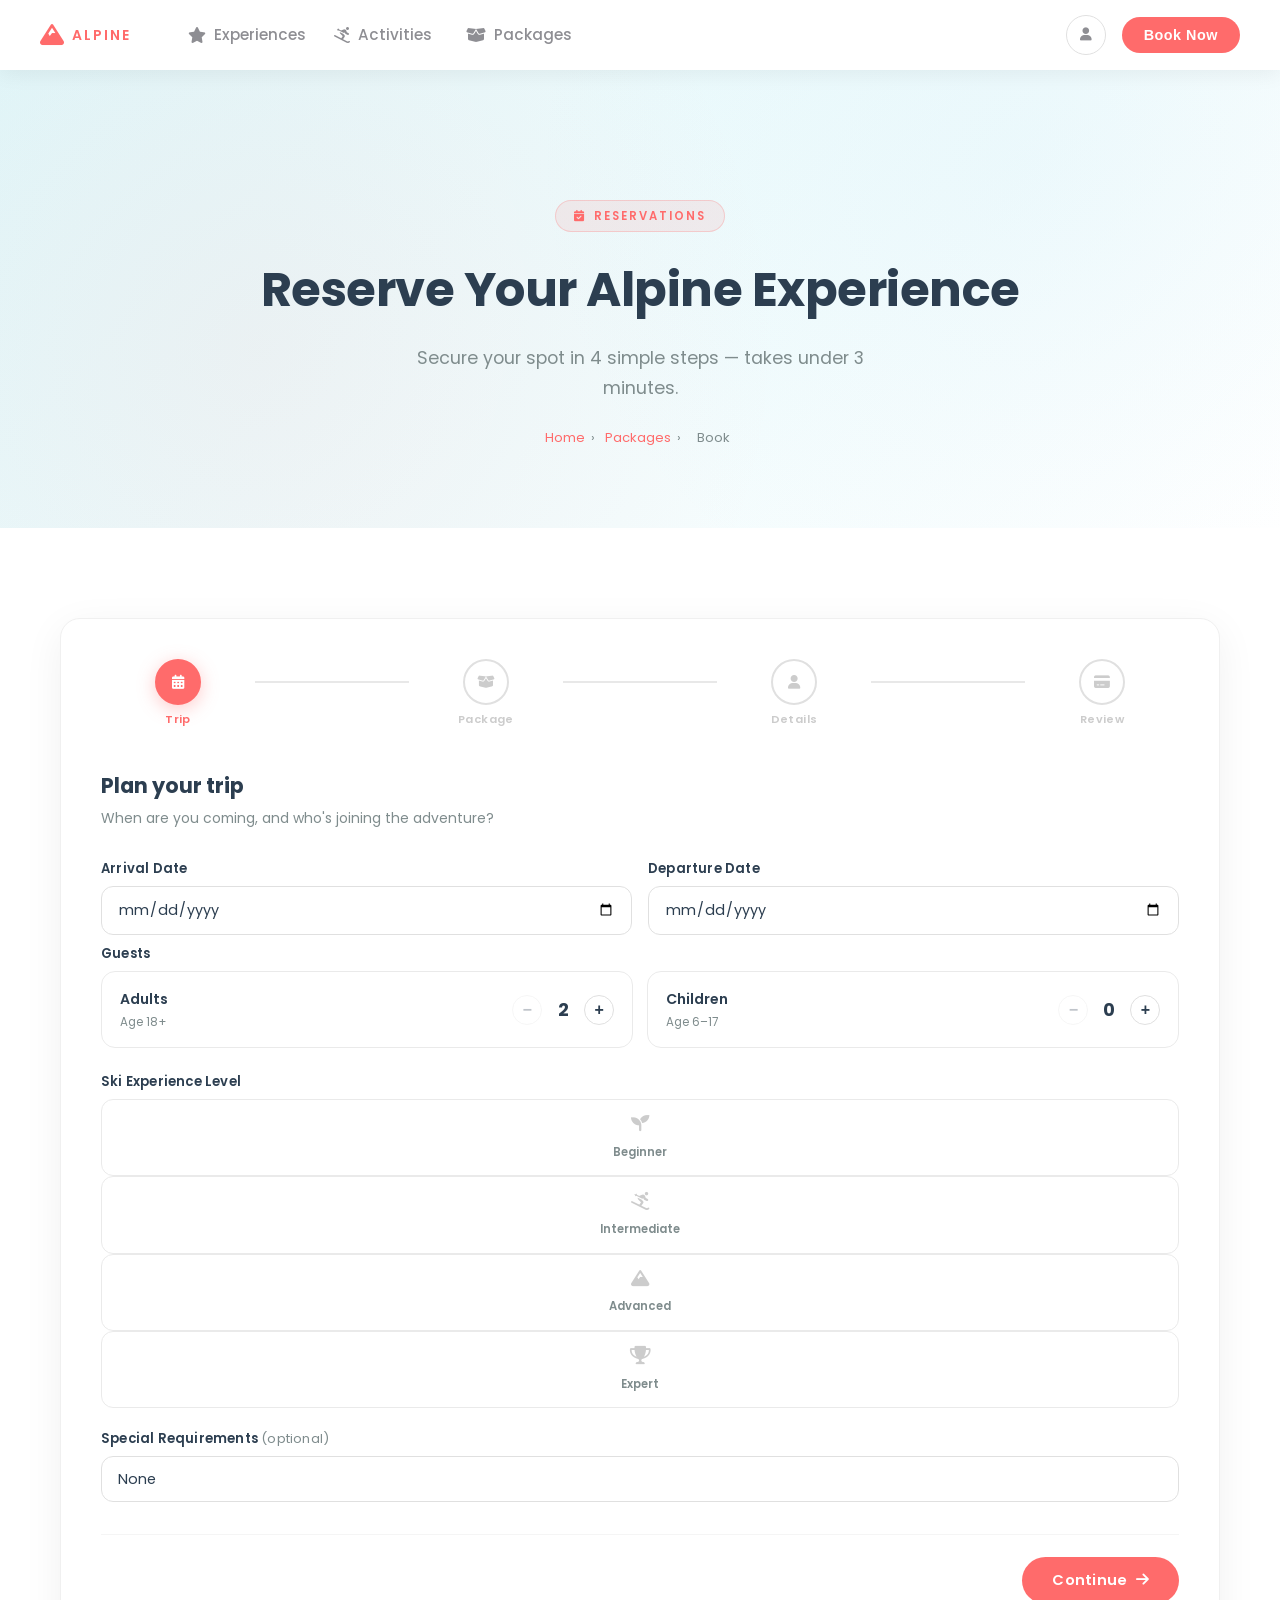
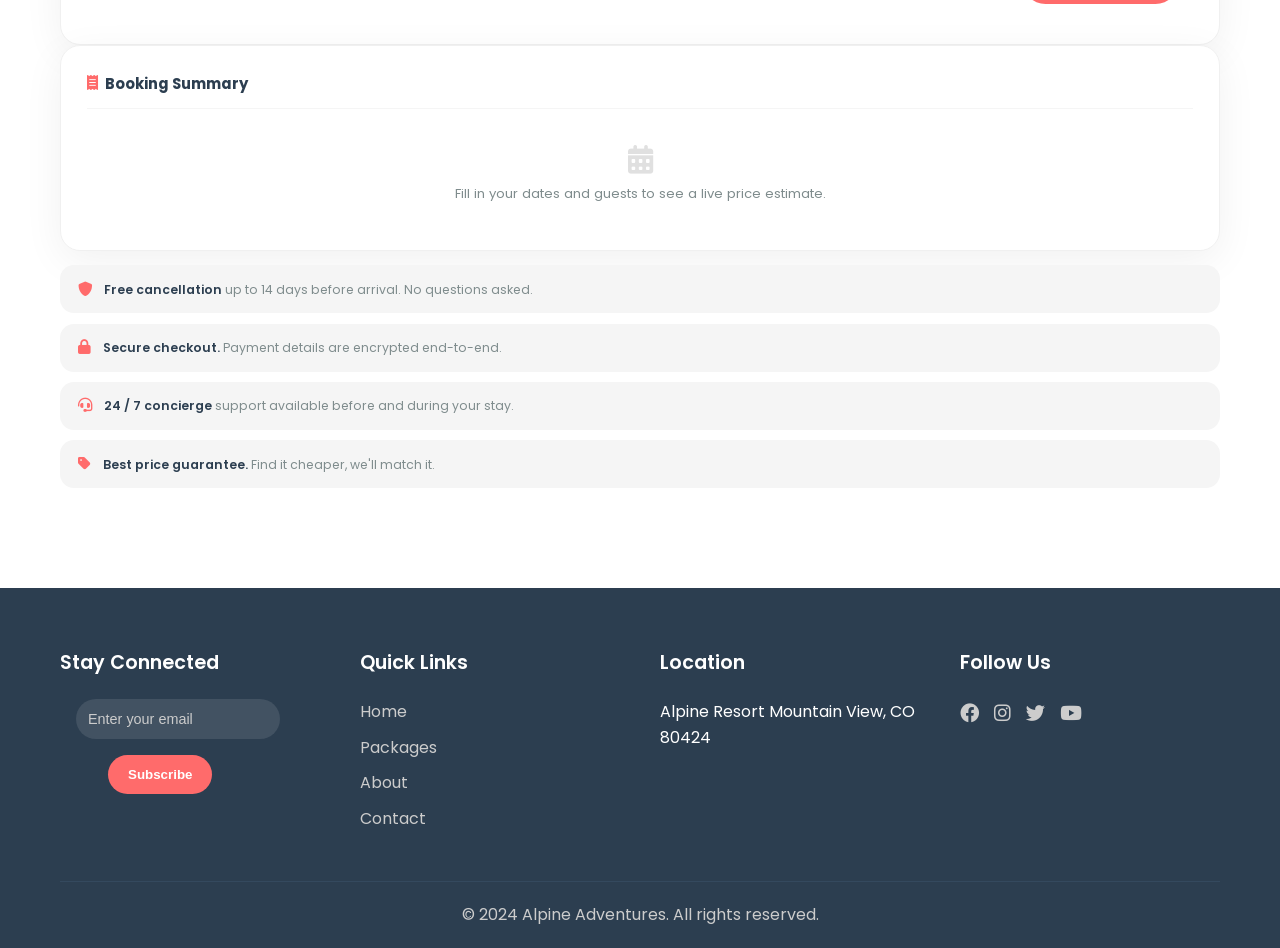
<file: Booking.html>
<!DOCTYPE html>
<html lang="en">
  <head>
    <meta charset="UTF-8" />
    <meta name="viewport" content="width=device-width, initial-scale=1.0" />
    <title>Book Your Stay — Alpine Adventures</title>
    <link rel="stylesheet" href="./CSS/Styles.css" />
    <link rel="stylesheet" href="./CSS/Styles-additions.css" />
    <link href="https://cdnjs.cloudflare.com/ajax/libs/font-awesome/6.0.0/css/all.min.css" rel="stylesheet" />
    <link href="https://fonts.googleapis.com/css2?family=Poppins:wght@300;400;500;600;700&display=swap" rel="stylesheet" />

    <style>
      /* ═══════════════════════════════════════════════════════════
         BOOKING PAGE — scoped styles only.
         All values reference existing CSS variables from Styles.css.
         No new colour values are invented here.
      ═══════════════════════════════════════════════════════════ */

      /* ── Step Navigator ──────────────────────────────────────── */
      .step-nav-bar {
        display: flex;
        align-items: center;
        margin-bottom: 2.5rem;
      }

      .step-item {
        display: flex;
        flex-direction: column;
        align-items: center;
        gap: 6px;
        flex: 1;
        position: relative;
        z-index: 1;
      }

      .step-circle {
        width: 46px;
        height: 46px;
        border-radius: 50%;
        border: 2px solid #e0e0e0;
        background: var(--white);
        display: flex;
        align-items: center;
        justify-content: center;
        font-size: 0.88rem;
        font-weight: 600;
        color: #ccc;
        transition: all 0.4s ease;
      }

      .step-item.active .step-circle {
        border-color: var(--accent-color);
        background: var(--accent-color);
        color: var(--white);
        box-shadow: 0 4px 18px rgba(255, 107, 107, 0.35);
      }

      .step-item.done .step-circle {
        border-color: var(--accent-color);
        background: var(--accent-color);
        color: var(--white);
      }

      .step-label {
        font-size: 0.7rem;
        font-weight: 600;
        letter-spacing: 0.4px;
        color: #ccc;
        text-align: center;
        white-space: nowrap;
        transition: color 0.4s ease;
      }

      .step-item.active .step-label,
      .step-item.done .step-label {
        color: var(--accent-color);
      }

      .step-line {
        flex: 1;
        height: 2px;
        background: #e8e8e8;
        margin-bottom: 24px;
        transition: background 0.4s ease;
        position: relative;
        overflow: hidden;
      }

      .step-line::after {
        content: "";
        position: absolute;
        inset: 0;
        background: var(--accent-color);
        transform: scaleX(0);
        transform-origin: left;
        transition: transform 0.5s ease;
      }

      .step-line.done::after {
        transform: scaleX(1);
      } */

      /* ── Two-column booking layout ───────────────────────────── */
      .booking-layout {
        display: grid;
        grid-template-columns: 1fr 340px;
        gap: 2rem;
        align-items: start;
      }

      /* ── Form card ───────────────────────────────────────────── */
      .booking-card {
        background: var(--white);
        border: 1px solid #f0f0f0;
        border-radius: 20px;
        padding: 2.5rem;
        box-shadow: 0 10px 40px rgba(0, 0, 0, 0.06);
        min-height: 400px;
      } 

      /* ── Step panels ─────────────────────────────────────────── */
      .step-panel {
        display: none;
      }

      .step-panel.active {
        display: block;
        animation: stepSlideIn 0.35s cubic-bezier(0.22, 0.61, 0.36, 1) forwards;
      }

      .step-panel.active.back {
        animation: stepSlideInBack 0.35s cubic-bezier(0.22, 0.61, 0.36, 1) forwards;
      }

      @keyframes stepSlideIn {
        from { opacity: 0; transform: translateX(28px); }
        to   { opacity: 1; transform: translateX(0); }
      }

      @keyframes stepSlideInBack {
        from { opacity: 0; transform: translateX(-28px); }
        to   { opacity: 1; transform: translateX(0); }
      }

      .panel-heading {
        margin-bottom: 1.8rem;
      }

      .panel-heading h3 {
        font-size: 1.3rem;
        font-weight: 700;
        color: var(--text-dark);
        margin-bottom: 0.3rem;
      }

      .panel-heading p {
        font-size: 0.87rem;
        color: var(--text-light);
        line-height: 1.6;
      } 

      /* ── Date row ────────────────────────────────────────────── */
      .date-pair {
        display: grid;
        grid-template-columns: 1fr 1fr;
        gap: 1rem;
        margin-bottom: 0.5rem;
      }

      .nights-pill {
        display: inline-flex;
        align-items: center;
        gap: 7px;
        background: rgba(255, 107, 107, 0.08);
        border: 1px solid rgba(255, 107, 107, 0.22);
        border-radius: 50px;
        padding: 6px 16px;
        font-size: 0.78rem;
        font-weight: 600;
        color: var(--accent-color);
        margin-bottom: 1.4rem;
        transition: all 0.3s ease;
      } 

      /* ── Guest counters ──────────────────────────────────────── */ 
      .counter-grid {
        display: grid;
        grid-template-columns: 1fr 1fr;
        gap: 0.9rem;
        margin-bottom: 1.4rem;
      }

      .counter-tile {
        border: 1.5px solid #eaeaea;
        border-radius: 14px;
        padding: 1rem 1.1rem;
        display: flex;
        align-items: center;
        justify-content: space-between;
        background: var(--white);
        transition: border-color 0.25s ease;
      }

      .counter-tile:focus-within {
        border-color: var(--accent-color);
      }

      .counter-label h4 {
        font-size: 0.88rem;
        font-weight: 600;
        color: var(--text-dark);
        margin-bottom: 2px;
      }

      .counter-label p {
        font-size: 0.73rem;
        color: var(--text-light);
      }

      .counter-row {
        display: flex;
        align-items: center;
        gap: 10px;
      }

      .c-btn {
        width: 30px;
        height: 30px;
        border-radius: 50%;
        border: 1.5px solid #e0e0e0;
        background: var(--white);
        cursor: pointer;
        display: flex;
        align-items: center;
        justify-content: center;
        font-size: 1rem;
        font-weight: 700;
        color: var(--text-dark);
        line-height: 1;
        transition: all 0.2s ease;
        user-select: none;
      }

      .c-btn:hover:not(:disabled) {
        border-color: var(--accent-color);
        color: var(--accent-color);
        background: rgba(255, 107, 107, 0.05);
      }

      .c-btn:disabled {
        opacity: 0.3;
        cursor: not-allowed;
      }

      .c-val {
        font-size: 1.1rem;
        font-weight: 700;
        color: var(--text-dark);
        min-width: 22px;
        text-align: center;
      } */

      /* ── Skill level grid ────────────────────────────────────── */
      .skill-grid {
        display: grid;
        grid-template-columns: repeat(4, 1fr);
        gap: 0.7rem;
        margin-bottom: 0.4rem;
      }

      .skill-card {
        border: 1.5px solid #eaeaea;
        border-radius: 12px;
        padding: 0.9rem 0.4rem 0.75rem;
        text-align: center;
        cursor: pointer;
        background: var(--white);
        transition: all 0.25s ease;
      }

      .skill-card:hover {
        border-color: rgba(255, 107, 107, 0.5);
        background: rgba(255, 107, 107, 0.03);
      }

      .skill-card.sel {
        border-color: var(--accent-color);
        background: rgba(255, 107, 107, 0.07);
      }

      .skill-card i {
        font-size: 1.15rem;
        color: #ccc;
        margin-bottom: 5px;
        display: block;
        transition: color 0.25s ease;
      }

      .skill-card.sel i {
        color: var(--accent-color);
      }

      .skill-card span {
        font-size: 0.72rem;
        font-weight: 600;
        color: var(--text-light);
        transition: color 0.25s ease;
      }

      .skill-card.sel span {
        color: var(--accent-color);
      } 

      /* ── Package picker ──────────────────────────────────────── */
      .pkg-grid {
        display: grid;
        grid-template-columns: repeat(3, 1fr);
        gap: 0.85rem;
        margin-bottom: 0.5rem;
      }

      .pkg-tile {
        border: 1.5px solid #eaeaea;
        border-radius: 16px;
        padding: 1.5rem 1rem 1.2rem;
        text-align: center;
        cursor: pointer;
        position: relative;
        background: var(--white);
        transition: all 0.25s ease;
      }

      .pkg-tile:hover {
        border-color: var(--accent-color);
        transform: translateY(-3px);
        box-shadow: 0 8px 24px rgba(255, 107, 107, 0.1);
      }

      .pkg-tile.sel {
        border-color: var(--accent-color);
        background: rgba(255, 107, 107, 0.05);
        box-shadow: 0 8px 24px rgba(255, 107, 107, 0.14);
      }

      .pkg-tile.highlighted {
        border-color: rgba(255, 107, 107, 0.4);
      }

      .pkg-tile-badge {
        position: absolute;
        top: -11px;
        left: 50%;
        transform: translateX(-50%);
        background: var(--accent-color);
        color: var(--white);
        font-size: 0.62rem;
        font-weight: 700;
        letter-spacing: 1px;
        text-transform: uppercase;
        padding: 3px 12px;
        border-radius: 20px;
        white-space: nowrap;
      }

      .pkg-tile-check {
        position: absolute;
        top: 9px;
        right: 9px;
        width: 20px;
        height: 20px;
        border-radius: 50%;
        background: var(--accent-color);
        color: var(--white);
        font-size: 0.6rem;
        display: none;
        align-items: center;
        justify-content: center;
      }

      .pkg-tile.sel .pkg-tile-check {
        display: flex;
      }

      .pkg-tile-icon {
        width: 48px;
        height: 48px;
        background: linear-gradient(135deg, var(--accent-color), #ff8a80);
        border-radius: 50%;
        display: flex;
        align-items: center;
        justify-content: center;
        margin: 0 auto 0.8rem;
        color: var(--white);
        font-size: 1.15rem;
        transition: transform 0.25s ease;
      }

      .pkg-tile.sel .pkg-tile-icon {
        transform: scale(1.1);
      }

      .pkg-tile-tier {
        font-size: 0.65rem;
        font-weight: 700;
        letter-spacing: 1.5px;
        text-transform: uppercase;
        color: var(--accent-color);
        margin-bottom: 2px;
      }

      .pkg-tile-name {
        font-size: 0.88rem;
        font-weight: 700;
        color: var(--text-dark);
        margin-bottom: 0.6rem;
      }

      .pkg-tile-price {
        font-size: 1.35rem;
        font-weight: 700;
        color: var(--text-dark);
        letter-spacing: -0.5px;
        transition: color 0.3s ease;
      }

      .pkg-tile.sel .pkg-tile-price {
        color: var(--accent-color);
      }

      .pkg-tile-per {
        font-size: 0.68rem;
        color: var(--text-light);
        margin-top: 1px;
      }

      /* ── Add-on cards ────────────────────────────────────────── */
      .addon-grid {
        display: grid;
        grid-template-columns: 1fr 1fr;
        gap: 0.7rem;
        margin-bottom: 0.4rem;
      }

      .addon-tile {
        border: 1.5px solid #eaeaea;
        border-radius: 13px;
        padding: 0.9rem 1rem;
        cursor: pointer;
        display: flex;
        align-items: center;
        gap: 0.75rem;
        background: var(--white);
        position: relative;
        transition: all 0.25s ease;
      }

      .addon-tile:hover {
        border-color: rgba(255, 107, 107, 0.5);
        background: rgba(255, 107, 107, 0.02);
      }

      .addon-tile.sel {
        border-color: var(--accent-color);
        background: rgba(255, 107, 107, 0.06);
      }

      .addon-ico {
        width: 36px;
        height: 36px;
        min-width: 36px;
        background: var(--white-smoke);
        border-radius: 9px;
        display: flex;
        align-items: center;
        justify-content: center;
        font-size: 0.9rem;
        color: var(--text-light);
        transition: all 0.25s ease;
      }

      .addon-tile.sel .addon-ico {
        background: rgba(255, 107, 107, 0.12);
        color: var(--accent-color);
      }

      .addon-txt h4 {
        font-size: 0.8rem;
        font-weight: 600;
        color: var(--text-dark);
        margin-bottom: 1px;
      }

      .addon-txt p {
        font-size: 0.7rem;
        color: var(--text-light);
      }

      .addon-chk {
        position: absolute;
        top: 7px;
        right: 7px;
        width: 17px;
        height: 17px;
        border-radius: 50%;
        background: var(--accent-color);
        color: var(--white);
        font-size: 0.5rem;
        display: none;
        align-items: center;
        justify-content: center;
      }

      .addon-tile.sel .addon-chk {
        display: flex;
      } 

      /* ── Step nav buttons ────────────────────────────────────── */
      .step-btns {
        display: flex;
        justify-content: space-between;
        align-items: center;
        margin-top: 2rem;
        padding-top: 1.4rem;
        border-top: 1px solid #f5f5f5;
      }

      .btn-back {
        display: flex;
        align-items: center;
        gap: 6px;
        font-size: 0.87rem;
        font-weight: 600;
        color: var(--text-light);
        background: none;
        border: none;
        cursor: pointer;
        padding: 10px 16px;
        border-radius: 50px;
        font-family: "Poppins", sans-serif;
        transition: all 0.25s ease;
      }

      .btn-back:hover {
        color: var(--text-dark);
        background: var(--white-smoke);
      }

      .btn-next {
        background: var(--accent-color);
        color: var(--white);
        border: none;
        padding: 13px 30px;
        border-radius: 50px;
        font-family: "Poppins", sans-serif;
        font-size: 0.92rem;
        font-weight: 600;
        cursor: pointer;
        display: flex;
        align-items: center;
        gap: 8px;
        transition: all 0.3s ease;
        letter-spacing: 0.3px;
        position: relative;
        overflow: hidden;
      }

      .btn-next:hover {
        background: #ff5252;
        transform: translateY(-2px);
        box-shadow: 0 10px 24px rgba(255, 107, 107, 0.3);
      }

      .btn-next:disabled {
        opacity: 0.7;
        cursor: not-allowed;
        transform: none;
      } 

      /* ── Review sections (step 4) ────────────────────────────── */
      .review-block {
        background: var(--white-smoke);
        border-radius: 14px;
        padding: 1.2rem 1.4rem;
        margin-bottom: 1rem;
      }

      .review-block-head {
        display: flex;
        align-items: center;
        justify-content: space-between;
        margin-bottom: 0.8rem;
      }

      .review-block-head span:first-child {
        font-size: 0.68rem;
        font-weight: 700;
        letter-spacing: 2px;
        text-transform: uppercase;
        color: var(--accent-color);
      }

      .edit-link {
        font-size: 0.75rem;
        color: var(--text-light);
        cursor: pointer;
        font-weight: 500;
        transition: color 0.2s ease;
        background: none;
        border: none;
        font-family: "Poppins", sans-serif;
        padding: 2px 4px;
      }

      .edit-link:hover {
        color: var(--accent-color);
      }

      .review-row {
        display: flex;
        justify-content: space-between;
        gap: 1rem;
        font-size: 0.84rem;
        margin-bottom: 0.32rem;
      }

      .review-row span:first-child {
        color: var(--text-light);
      }

      .review-row span:last-child {
        font-weight: 600;
        color: var(--text-dark);
        text-align: right;
      } 

      /* Payment card inputs */
      .card-field {
        position: relative;
      }

      .card-field .field-icon {
        position: absolute;
        right: 14px;
        top: 50%;
        transform: translateY(-50%);
        color: var(--text-light);
        font-size: 0.9rem;
        pointer-events: none;
      }

      .pay-brands {
        display: flex;
        gap: 6px;
        align-items: center;
        margin-bottom: 1rem;
        flex-wrap: wrap;
      }

      .pay-brand {
        background: var(--white-smoke);
        border: 1px solid #e0e0e0;
        border-radius: 5px;
        padding: 3px 9px;
        font-size: 0.65rem;
        font-weight: 700;
        color: var(--text-light);
        letter-spacing: 0.5px;
      }

      .pay-secure {
        margin-left: auto;
        display: flex;
        align-items: center;
        gap: 5px;
        font-size: 0.7rem;
        color: var(--text-light);
      } 

      /* Terms checkbox row */
      .terms-row {
        display: flex;
        align-items: flex-start;
        gap: 10px;
        margin: 1rem 0 0.3rem;
      }

      .terms-row input[type="checkbox"] {
        width: 17px;
        height: 17px;
        min-width: 17px;
        margin-top: 2px;
        accent-color: var(--accent-color);
        cursor: pointer;
      }

      .terms-row label {
        font-size: 0.8rem;
        color: var(--text-light);
        line-height: 1.65;
        cursor: pointer;
      }

      .terms-row label a {
        color: var(--accent-color);
        text-decoration: none;
      } 

      /* ── Validation error states ─────────────────────────────── */
      .form-input.err,
      .form-select.err {
        border-color: #e74c3c;
        box-shadow: 0 0 0 3px rgba(231, 76, 60, 0.08);
      }

      .ferr {
        font-size: 0.73rem;
        color: #e74c3c;
        margin-top: 4px;
        display: none;
      }

      .ferr.show {
        display: block;
      }

      /* ── Sticky summary sidebar ──────────────────────────────── */
      .booking-sidebar {
        position: sticky;
        top: 90px;
      }

      .summary-card {
        background: var(--white);
        border: 1px solid #f0f0f0;
        border-radius: 20px;
        padding: 1.6rem;
        box-shadow: 0 10px 40px rgba(0, 0, 0, 0.06);
        margin-bottom: 0.9rem;
      }

      .summary-card-title {
        font-size: 0.93rem;
        font-weight: 700;
        color: var(--text-dark);
        display: flex;
        align-items: center;
        gap: 7px;
        margin-bottom: 1.1rem;
        padding-bottom: 0.8rem;
        border-bottom: 1px solid #f5f5f5;
      }

      .summary-card-title i {
        color: var(--accent-color);
      }

      .sum-empty {
        text-align: center;
        padding: 1.2rem 0;
        color: var(--text-light);
        font-size: 0.82rem;
        line-height: 1.7;
      }

      .sum-empty i {
        font-size: 1.8rem;
        color: #e0e0e0;
        display: block;
        margin-bottom: 0.5rem;
      }

      .sum-row {
        display: flex;
        justify-content: space-between;
        align-items: flex-start;
        gap: 0.5rem;
        padding: 0.38rem 0;
        border-bottom: 1px solid #fafafa;
        font-size: 0.82rem;
      }

      .sum-row:last-child {
        border-bottom: none;
      }

      .sum-lbl {
        color: var(--text-light);
        flex: 1;
      }

      .sum-val {
        font-weight: 600;
        color: var(--text-dark);
        text-align: right;
      }

      .sum-divider {
        border: none;
        border-top: 1px solid #f0f0f0;
        margin: 0.7rem 0;
      }

      .sum-total {
        display: flex;
        justify-content: space-between;
        align-items: center;
        padding-top: 0.5rem;
      }

      .sum-total-lbl {
        font-size: 0.88rem;
        font-weight: 700;
        color: var(--text-dark);
      }

      .sum-total-amt {
        font-size: 1.55rem;
        font-weight: 700;
        color: var(--accent-color);
        letter-spacing: -0.5px;
      } 

      /* Trust badges — reuse existing .trust-badge from page (info-card variant) */
      .tbadge {
        background: var(--white-smoke);
        border-radius: 14px;
        padding: 0.9rem 1.1rem;
        display: flex;
        align-items: flex-start;
        gap: 0.75rem;
        margin-bottom: 0.65rem;
      }

      .tbadge i {
        color: var(--accent-color);
        font-size: 0.9rem;
        margin-top: 2px;
        flex-shrink: 0;
      }

      .tbadge p {
        font-size: 0.77rem;
        color: var(--text-light);
        line-height: 1.55;
      }

      .tbadge strong {
        color: var(--text-dark);
        font-weight: 600;
      } 
  
      /* ── Success overlay ─────────────────────────────────────── */
      .success-overlay {
        position: fixed;
        inset: 0;
        background: rgba(255, 255, 255, 0.97);
        backdrop-filter: blur(12px);
        z-index: 9999;
        display: flex;
        align-items: center;
        justify-content: center;
        flex-direction: column;
        text-align: center;
        padding: 2rem;
        opacity: 0;
        pointer-events: none;
        transition: opacity 0.5s ease;
      }

      .success-overlay.visible {
        opacity: 1;
        pointer-events: all;
      }

      .success-ring {
        width: 88px;
        height: 88px;
        border-radius: 50%;
        background: linear-gradient(135deg, var(--accent-color), #ff8a80);
        display: flex;
        align-items: center;
        justify-content: center;
        margin-bottom: 1.4rem;
        animation: popIn 0.5s cubic-bezier(0.34, 1.56, 0.64, 1) forwards;
      }

      .success-ring i {
        font-size: 2rem;
        color: var(--white);
      }

      @keyframes popIn {
        from { transform: scale(0); opacity: 0; }
        to   { transform: scale(1); opacity: 1; }
      }

      .success-ref {
        background: var(--white-smoke);
        border-radius: 50px;
        padding: 6px 20px;
        font-size: 0.75rem;
        font-weight: 700;
        letter-spacing: 2px;
        color: var(--text-light);
        margin: 0.7rem 0 1.6rem;
      }

      .success-actions {
        display: flex;
        gap: 0.9rem;
        flex-wrap: wrap;
        justify-content: center;
      }

      .btn-home {
        padding: 12px 26px;
        background: var(--accent-color);
        color: var(--white);
        border: none;
        border-radius: 50px;
        font-family: "Poppins", sans-serif;
        font-size: 0.9rem;
        font-weight: 600;
        cursor: pointer;
        transition: all 0.3s ease;
      }

      .btn-home:hover {
        background: #ff5252;
        transform: translateY(-2px);
        box-shadow: 0 8px 20px rgba(255, 107, 107, 0.3);
      }

      .btn-print {
        padding: 12px 26px;
        background: var(--white-smoke);
        color: var(--text-dark);
        border: 1.5px solid #e0e0e0;
        border-radius: 50px;
        font-family: "Poppins", sans-serif;
        font-size: 0.9rem;
        font-weight: 600;
        cursor: pointer;
        transition: all 0.25s ease;
      }

      .btn-print:hover {
        background: var(--white);
        border-color: var(--accent-color);
        color: var(--accent-color);
      }

      /* ── Confetti ────────────────────────────────────────────── */
      #confetti {
        position: fixed;
        inset: 0;
        pointer-events: none;
        z-index: 9998;
        overflow: hidden;
      }

      .c-bit {
        position: absolute;
        top: -12px;
        border-radius: 2px;
        animation: fall linear forwards;
      }

      @keyframes fall {
        to {
          transform: translateY(105vh) rotate(720deg);
          opacity: 0;
        }
      } 

      /* ── Responsive ──────────────────────────────────────────── */
      @media (max-width: 980px) {
        .booking-layout {
          grid-template-columns: 1fr;
        }
        .booking-sidebar {
          position: static;
          order: -1;
        }
        .summary-card,
        .tbadge {
          display: inline-block;
          width: 100%;
        }
      }

      @media (max-width: 640px) {
        .booking-card {
          padding: 1.5rem;
        }
        .pkg-grid {
          grid-template-columns: 1fr;
        }
        .skill-grid {
          grid-template-columns: 1fr 1fr;
        }
        .addon-grid {
          grid-template-columns: 1fr;
        }
        .date-pair {
          grid-template-columns: 1fr;
        }
        .counter-grid {
          grid-template-columns: 1fr;
        }
      } 
    </style>
  </head>

  <body>
    <!-- ═══════════════ NAV ════════════════════════════════════ -->
    <nav class="top-nav nav__menu">
      <div class="top-nav-inner">
        <div class="menu-nav">
          <div class="logo" onclick="location.href='./Index.html#hero'">
            <i class="fas fa-mountain"></i>
            <span class="logo-text horizontal">ALPINE</span>
          </div>
          <ul class="nav-menu horizontal">
            <li>
              <a href="./Index.html#experiences" data-tooltip="Experiences">
                <i class="fas fa-star"></i>
                <span class="nav-text">Experiences</span>
              </a>
            </li>
            <li>
              <a href="./Index.html#activities" data-tooltip="Activities">
                <i class="fas fa-skiing"></i>
                <span class="nav-text">Activities</span>
              </a>
            </li>
            <li>
              <a href="./Packages.html" data-tooltip="Packages">
                <i class="fas fa-box-open"></i>
                <span class="nav-text">Packages</span>
              </a>
            </li>
          </ul>
        </div>
        <div class="nav-actions">
          <button class="login-btn" aria-label="Login">
            <i class="fas fa-user"></i>
          </button>
          <button class="book-btn" onclick="document.getElementById('booking').scrollIntoView({behavior:'smooth'})">
            Book Now
          </button>
        </div>
      </div>
    </nav>

    <!-- ═══════════════ MAIN ═══════════════════════════════════ -->
    <main class="main-content">

      <!-- Page hero — reuses .page-hero from Styles-additions.css -->
      <section class="page-hero">
        <div class="page-hero-inner container">
          <div class="page-hero-tag">
            <i class="fas fa-calendar-check"></i> Reservations
          </div>
          <h1>Reserve Your Alpine Experience</h1>
          <p>Secure your spot in 4 simple steps — takes under 3 minutes.</p>
          <div class="breadcrumb">
            <a href="./Index.html">Home</a><span>›</span>
            <a href="./Packages.html">Packages</a><span>›</span>
            <span>Book</span>
          </div>
        </div>
      </section>

      <!-- ═══ BOOKING SECTION ═══════════════════════════════════ -->
      <section class="inner-section" id="booking">
        <div class="container">
          <div class="booking-layout">

            <!-- ─── LEFT: Form Card ───────────────────────────── -->
            <div class="booking-card">

              <!-- Step bar -->
              <div class="step-nav-bar" id="stepBar">
                <div class="step-item active" id="si1">
                  <div class="step-circle" id="sc1"><i class="fas fa-calendar-alt"></i></div>
                  <span class="step-label">Trip</span>
                </div>
                <div class="step-line" id="sl1"></div>
                <div class="step-item" id="si2">
                  <div class="step-circle" id="sc2"><i class="fas fa-box-open"></i></div>
                  <span class="step-label">Package</span>
                </div>
                <div class="step-line" id="sl2"></div>
                <div class="step-item" id="si3">
                  <div class="step-circle" id="sc3"><i class="fas fa-user"></i></div>
                  <span class="step-label">Details</span>
                </div>
                <div class="step-line" id="sl3"></div>
                <div class="step-item" id="si4">
                  <div class="step-circle" id="sc4"><i class="fas fa-credit-card"></i></div>
                  <span class="step-label">Review</span>
                </div>
              </div>

              <!-- ══ STEP 1 — Trip ══════════════════════════════ -->
              <div class="step-panel active" id="sp1">
                <div class="panel-heading">
                  <h3>Plan your trip</h3>
                  <p>When are you coming, and who's joining the adventure?</p>
                </div>

                <!-- Dates -->
                <div class="date-pair">
                  <div class="form-group" style="margin-bottom:0">
                    <label class="form-label">Arrival Date</label>
                    <input type="date" class="form-input" id="inArrival" />
                    <span class="ferr" id="e-arrival">Please select an arrival date.</span>
                  </div>
                  <div class="form-group" style="margin-bottom:0">
                    <label class="form-label">Departure Date</label>
                    <input type="date" class="form-input" id="inDeparture" />
                    <span class="ferr" id="e-departure">Select a departure after arrival.</span>
                  </div>
                </div>

                <div id="nightPill" class="nights-pill" style="display:none">
                  <i class="fas fa-moon"></i>
                  <span id="nightText">0 nights</span>
                </div>

                <!-- Guests -->
                <label class="form-label">Guests</label>
                <div class="counter-grid">
                  <div class="counter-tile">
                    <div class="counter-label">
                      <h4>Adults</h4>
                      <p>Age 18+</p>
                    </div>
                    <div class="counter-row">
                      <button class="c-btn" id="am" onclick="count('a',-1)" disabled>−</button>
                      <span class="c-val" id="av">2</span>
                      <button class="c-btn" id="ap" onclick="count('a',1)">+</button>
                    </div>
                  </div>
                  <div class="counter-tile">
                    <div class="counter-label">
                      <h4>Children</h4>
                      <p>Age 6–17</p>
                    </div>
                    <div class="counter-row">
                      <button class="c-btn" id="cm" onclick="count('c',-1)" disabled>−</button>
                      <span class="c-val" id="cv">0</span>
                      <button class="c-btn" id="cp" onclick="count('c',1)">+</button>
                    </div>
                  </div>
                </div>

                <!-- Skill level -->
                <label class="form-label">Ski Experience Level</label>
                <div class="skill-grid">
                  <div class="skill-card" data-lv="beginner"     onclick="pickLevel(this)"><i class="fas fa-seedling"></i><span>Beginner</span></div>
                  <div class="skill-card" data-lv="intermediate" onclick="pickLevel(this)"><i class="fas fa-skiing"></i><span>Intermediate</span></div>
                  <div class="skill-card" data-lv="advanced"     onclick="pickLevel(this)"><i class="fas fa-mountain"></i><span>Advanced</span></div>
                  <div class="skill-card" data-lv="expert"       onclick="pickLevel(this)"><i class="fas fa-trophy"></i><span>Expert</span></div>
                </div>
                <span class="ferr" id="e-level">Please select your experience level.</span>

                <!-- Special requirements -->
                <div class="form-group" style="margin-top:1.2rem">
                  <label class="form-label">
                    Special Requirements
                    <span style="font-weight:400;color:var(--text-light)"> (optional)</span>
                  </label>
                  <select class="form-select" id="inSpecial">
                    <option value="">None</option>
                    <option value="wheelchair">Wheelchair accessibility</option>
                    <option value="visual">Visual impairment support</option>
                    <option value="dietary">Dietary requirements</option>
                    <option value="other">Other — specify in notes</option>
                  </select>
                </div>

                <div class="step-btns">
                  <span></span>
                  <button class="btn-next" onclick="go(2)">
                    Continue <i class="fas fa-arrow-right"></i>
                  </button>
                </div>
              </div><!-- /sp1 -->

              <!-- ══ STEP 2 — Package ═══════════════════════════ -->
              <div class="step-panel" id="sp2">
                <div class="panel-heading">
                  <h3>Choose your package</h3>
                  <p>Prices update based on your dates. All packages include ski patrol, trails and shuttle service.</p>
                </div>

                <div class="pkg-grid">
                  <div class="pkg-tile" data-pk="silver" onclick="pickPkg(this)">
                    <div class="pkg-tile-check"><i class="fas fa-check"></i></div>
                    <div class="pkg-tile-icon"><i class="fas fa-star-half-alt"></i></div>
                    <div class="pkg-tile-tier">Silver</div>
                    <div class="pkg-tile-name">Base Camp</div>
                    <div class="pkg-tile-price" id="pr-silver">$249</div>
                    <div class="pkg-tile-per">/ person</div>
                  </div>
                  <div class="pkg-tile highlighted" data-pk="gold" onclick="pickPkg(this)">
                    <div class="pkg-tile-badge">Most Popular</div>
                    <div class="pkg-tile-check"><i class="fas fa-check"></i></div>
                    <div class="pkg-tile-icon"><i class="fas fa-star"></i></div>
                    <div class="pkg-tile-tier">Gold</div>
                    <div class="pkg-tile-name">Summit Select</div>
                    <div class="pkg-tile-price" id="pr-gold">$449</div>
                    <div class="pkg-tile-per">/ person</div>
                  </div>
                  <div class="pkg-tile" data-pk="platinum" onclick="pickPkg(this)">
                    <div class="pkg-tile-check"><i class="fas fa-check"></i></div>
                    <div class="pkg-tile-icon"><i class="fas fa-gem"></i></div>
                    <div class="pkg-tile-tier">Platinum</div>
                    <div class="pkg-tile-name">Alpine Elite</div>
                    <div class="pkg-tile-price" id="pr-platinum">$749</div>
                    <div class="pkg-tile-per">/ person</div>
                  </div>
                </div>
                <span class="ferr" id="e-pkg">Please select a package to continue.</span>

                <!-- Add-ons -->
                <label class="form-label" style="margin-top:1.4rem;margin-bottom:0.7rem;display:block">
                  Optional Add-ons
                  <span style="font-weight:400;color:var(--text-light)"> (select any)</span>
                </label>
                <div class="addon-grid">
                  <div class="addon-tile" data-ad="sled"  data-pp="85"  data-flat="0"   onclick="toggleAddon(this)">
                    <div class="addon-chk"><i class="fas fa-check"></i></div>
                    <div class="addon-ico"><i class="fas fa-dog"></i></div>
                    <div class="addon-txt"><h4>Dog Sledding</h4><p>$85 / person</p></div>
                  </div>
                  <div class="addon-tile" data-ad="photo" data-pp="0"   data-flat="120"  onclick="toggleAddon(this)">
                    <div class="addon-chk"><i class="fas fa-check"></i></div>
                    <div class="addon-ico"><i class="fas fa-camera"></i></div>
                    <div class="addon-txt"><h4>Pro Photo Session</h4><p>$120 flat</p></div>
                  </div>
                  <div class="addon-tile" data-ad="apres" data-pp="55"  data-flat="0"   onclick="toggleAddon(this)">
                    <div class="addon-chk"><i class="fas fa-check"></i></div>
                    <div class="addon-ico"><i class="fas fa-glass-cheers"></i></div>
                    <div class="addon-txt"><h4>Après-Ski Package</h4><p>$55 / person</p></div>
                  </div>
                  <div class="addon-tile" data-ad="kids"  data-pp="70"  data-flat="0"   data-child="1" onclick="toggleAddon(this)">
                    <div class="addon-chk"><i class="fas fa-check"></i></div>
                    <div class="addon-ico"><i class="fas fa-child"></i></div>
                    <div class="addon-txt"><h4>Kids' Ski School</h4><p>$70 / child / day</p></div>
                  </div>
                  <div class="addon-tile" data-ad="ice"   data-pp="95"  data-flat="0"   onclick="toggleAddon(this)">
                    <div class="addon-chk"><i class="fas fa-check"></i></div>
                    <div class="addon-ico"><i class="fas fa-snowflake"></i></div>
                    <div class="addon-txt"><h4>Ice Climbing Intro</h4><p>$95 / person</p></div>
                  </div>
                  <div class="addon-tile" data-ad="dinner" data-pp="0"  data-flat="180"  onclick="toggleAddon(this)">
                    <div class="addon-chk"><i class="fas fa-check"></i></div>
                    <div class="addon-ico"><i class="fas fa-concierge-bell"></i></div>
                    <div class="addon-txt"><h4>VIP Dinner</h4><p>$180 flat</p></div>
                  </div>
                </div>

                <div class="step-btns">
                  <button class="btn-back" onclick="go(1,true)">
                    <i class="fas fa-arrow-left"></i> Back
                  </button>
                  <button class="btn-next" onclick="go(3)">
                    Continue <i class="fas fa-arrow-right"></i>
                  </button>
                </div>
              </div><!-- /sp2 -->

              <!-- ══ STEP 3 — Guest Details ════════════════════ -->
              <div class="step-panel" id="sp3">
                <div class="panel-heading">
                  <h3>Your details</h3>
                  <p>We'll send your booking confirmation and resort welcome pack to the email below.</p>
                </div>

                <div class="form-row">
                  <div class="form-group">
                    <label class="form-label">First Name</label>
                    <input type="text" class="form-input" id="inFirst" placeholder="Jane" />
                    <span class="ferr" id="e-first">First name is required.</span>
                  </div>
                  <div class="form-group">
                    <label class="form-label">Last Name</label>
                    <input type="text" class="form-input" id="inLast" placeholder="Smith" />
                    <span class="ferr" id="e-last">Last name is required.</span>
                  </div>
                </div>

                <div class="form-row">
                  <div class="form-group">
                    <label class="form-label">Email Address</label>
                    <input type="email" class="form-input" id="inEmail" placeholder="jane@example.com" />
                    <span class="ferr" id="e-email">Enter a valid email address.</span>
                  </div>
                  <div class="form-group">
                    <label class="form-label">Phone Number</label>
                    <input type="tel" class="form-input" id="inPhone" placeholder="+1 (555) 000-0000" />
                    <span class="ferr" id="e-phone">Phone number is required.</span>
                  </div>
                </div>

                <div class="form-row">
                  <div class="form-group">
                    <label class="form-label">Emergency Contact Name</label>
                    <input type="text" class="form-input" id="inEmName" placeholder="John Smith" />
                    <span class="ferr" id="e-emname">Emergency contact required.</span>
                  </div>
                  <div class="form-group">
                    <label class="form-label">Emergency Phone</label>
                    <input type="tel" class="form-input" id="inEmPhone" placeholder="+1 (555) 000-0001" />
                    <span class="ferr" id="e-emphone">Emergency phone required.</span>
                  </div>
                </div>

                <div class="form-group">
                  <label class="form-label">Country / Region</label>
                  <select class="form-select" id="inCountry">
                    <option value="">Select country…</option>
                    <option>United States</option>
                    <option>Canada</option>
                    <option>United Kingdom</option>
                    <option>Australia</option>
                    <option>Germany</option>
                    <option>France</option>
                    <option>Switzerland</option>
                    <option>Austria</option>
                    <option>New Zealand</option>
                    <option>Other</option>
                  </select>
                </div>

                <div class="form-group">
                  <label class="form-label">
                    Special Requests
                    <span style="font-weight:400;color:var(--text-light)"> (optional)</span>
                  </label>
                  <textarea class="form-textarea" id="inNotes" style="min-height:90px"
                    placeholder="Dietary needs, room preferences, accessibility, celebration arrangements…"></textarea>
                </div>

                <div class="step-btns">
                  <button class="btn-back" onclick="go(2,true)">
                    <i class="fas fa-arrow-left"></i> Back
                  </button>
                  <button class="btn-next" onclick="go(4)">
                    Review Booking <i class="fas fa-arrow-right"></i>
                  </button>
                </div>
              </div><!-- /sp3 -->

              <!-- ══ STEP 4 — Review & Pay ════════════════════ -->
              <div class="step-panel" id="sp4">
                <div class="panel-heading">
                  <h3>Review &amp; pay</h3>
                  <p>Everything looks right? Complete your reservation below.</p>
                </div>

                <!-- Trip block -->
                <div class="review-block">
                  <div class="review-block-head">
                    <span>Trip Details</span>
                    <button class="edit-link" onclick="go(1,true)">
                      <i class="fas fa-pen" style="font-size:0.6rem;margin-right:3px"></i> Edit
                    </button>
                  </div>
                  <div id="rv-trip"></div>
                </div>

                <!-- Package block -->
                <div class="review-block">
                  <div class="review-block-head">
                    <span>Package &amp; Add-ons</span>
                    <button class="edit-link" onclick="go(2,true)">
                      <i class="fas fa-pen" style="font-size:0.6rem;margin-right:3px"></i> Edit
                    </button>
                  </div>
                  <div id="rv-pkg"></div>
                </div>

                <!-- Guest block -->
                <div class="review-block">
                  <div class="review-block-head">
                    <span>Guest Details</span>
                    <button class="edit-link" onclick="go(3,true)">
                      <i class="fas fa-pen" style="font-size:0.6rem;margin-right:3px"></i> Edit
                    </button>
                  </div>
                  <div id="rv-guest"></div>
                </div>

                <!-- Payment -->
                <h4 style="font-size:0.88rem;font-weight:700;color:var(--text-dark);margin:1.4rem 0 0.75rem">
                  Secure Payment
                </h4>

                <div class="pay-brands">
                  <span class="pay-brand">VISA</span>
                  <span class="pay-brand">MC</span>
                  <span class="pay-brand">AMEX</span>
                  <span class="pay-brand">PAYPAL</span>
                  <span class="pay-secure">
                    <i class="fas fa-lock"></i> SSL Encrypted
                  </span>
                </div>

                <div class="form-group">
                  <label class="form-label">Card Number</label>
                  <div class="card-field">
                    <input type="text" class="form-input" id="inCard"
                      placeholder="1234 5678 9012 3456" maxlength="19"
                      style="padding-right:40px" />
                    <i class="fas fa-credit-card field-icon"></i>
                  </div>
                  <span class="ferr" id="e-card">Please enter a valid 16-digit card number.</span>
                </div>

                <div class="form-row">
                  <div class="form-group">
                    <label class="form-label">Cardholder Name</label>
                    <input type="text" class="form-input" id="inCardName" placeholder="Jane Smith" />
                    <span class="ferr" id="e-cardname">Cardholder name required.</span>
                  </div>
                  <div class="form-group">
                    <div class="form-row" style="margin-bottom:0;gap:0.7rem">
                      <div class="form-group" style="margin-bottom:0">
                        <label class="form-label">Expiry</label>
                        <input type="text" class="form-input" id="inExpiry"
                          placeholder="MM / YY" maxlength="7" />
                        <span class="ferr" id="e-expiry">Invalid expiry date.</span>
                      </div>
                      <div class="form-group" style="margin-bottom:0">
                        <label class="form-label">CVV</label>
                        <div class="card-field">
                          <input type="text" class="form-input" id="inCvv"
                            placeholder="123" maxlength="4"
                            style="padding-right:36px" />
                          <i class="fas fa-question-circle field-icon"
                            title="3 digits on back (4 on Amex)" style="cursor:help"></i>
                        </div>
                        <span class="ferr" id="e-cvv">Invalid CVV.</span>
                      </div>
                    </div>
                  </div>
                </div>

                <div class="terms-row">
                  <input type="checkbox" id="chkTerms" />
                  <label for="chkTerms">
                    I agree to the <a href="./Terms.html">Terms &amp; Conditions</a> and
                    <a href="#">Cancellation Policy</a>. All guest details are accurate.
                  </label>
                </div>
                <span class="ferr" id="e-terms">You must agree to the terms to proceed.</span>

                <div class="step-btns">
                  <button class="btn-back" onclick="go(3,true)">
                    <i class="fas fa-arrow-left"></i> Back
                  </button>
                  <button class="btn-next" id="payBtn" onclick="submitBooking()" style="padding:14px 34px">
                    <i class="fas fa-lock" style="font-size:0.75rem"></i> Complete Reservation
                  </button>
                </div>
              </div><!-- /sp4 -->

            </div><!-- /booking-card -->

            <!-- ─── RIGHT: Sidebar ────────────────────────────── -->
            <aside class="booking-sidebar">

              <!-- Summary card -->
              <div class="summary-card">
                <div class="summary-card-title">
                  <i class="fas fa-receipt"></i> Booking Summary
                </div>
                <div id="sumBody">
                  <div class="sum-empty">
                    <i class="fas fa-calendar-alt"></i>
                    Fill in your dates and guests to see a live price estimate.
                  </div>
                </div>
              </div>

              <!-- Trust badges — reuse .info-card structure feel -->
              <div class="tbadge">
                <i class="fas fa-shield-alt"></i>
                <p><strong>Free cancellation</strong> up to 14 days before arrival. No questions asked.</p>
              </div>
              <div class="tbadge">
                <i class="fas fa-lock"></i>
                <p><strong>Secure checkout.</strong> Payment details are encrypted end-to-end.</p>
              </div>
              <div class="tbadge">
                <i class="fas fa-headset"></i>
                <p><strong>24 / 7 concierge</strong> support available before and during your stay.</p>
              </div>
              <div class="tbadge">
                <i class="fas fa-tag"></i>
                <p><strong>Best price guarantee.</strong> Find it cheaper, we'll match it.</p>
              </div>

            </aside><!-- /sidebar -->

          </div><!-- /booking-layout -->
        </div>
      </section>

      <!-- Footer — identical to Index.html -->
      <footer class="footer">
        <div class="container">
          <div class="footer-content">
            <div class="footer-section">
              <h3>Stay Connected</h3>
              <div class="newsletter">
                <input type="email" placeholder="Enter your email" class="newsletter-input" />
                <button class="newsletter-btn">Subscribe</button>
              </div>
            </div>
            <div class="footer-section">
              <h3>Quick Links</h3>
              <ul>
                <li><a href="./Index.html">Home</a></li>
                <li><a href="./Packages.html">Packages</a></li>
                <li><a href="./About.html">About</a></li>
                <li><a href="./Contact.html">Contact</a></li>
              </ul>
            </div>
            <div class="footer-section">
              <h3>Location</h3>
              <div class="location-info">
                <p>Alpine Resort Mountain View, CO 80424</p>
              </div>
            </div>
            <div class="footer-section">
              <h3>Follow Us</h3>
              <div class="footer-social">
                <a href="#"><i class="fab fa-facebook"></i></a>
                <a href="#"><i class="fab fa-instagram"></i></a>
                <a href="#"><i class="fab fa-twitter"></i></a>
                <a href="#"><i class="fab fa-youtube"></i></a>
              </div>
            </div>
          </div>
          <div class="footer-bottom">
            <p>&copy; 2024 Alpine Adventures. All rights reserved.</p>
          </div>
        </div>
      </footer>

    </main><!-- /main-content -->

    <!-- ═════════════ SUCCESS OVERLAY ══════════════════════════ -->
    <div class="success-overlay" id="successOverlay">
      <div class="success-ring"><i class="fas fa-check"></i></div>
      <h2 style="font-size:1.8rem;font-weight:700;color:var(--text-dark);margin-bottom:0.4rem">
        Booking Confirmed!
      </h2>
      <p style="color:var(--text-light);max-width:340px;line-height:1.75;margin-bottom:0.3rem">
        Your adventure is reserved. A confirmation and resort welcome guide
        will arrive in your inbox shortly.
      </p>
      <div class="success-ref" id="successRef">REF: ALP-XXXXXX</div>
      <div class="success-actions">
        <button class="btn-home" onclick="location.href='./Index.html'">
          <i class="fas fa-home"></i> Back to Home
        </button>
        <button class="btn-print" onclick="window.print()">
          <i class="fas fa-print"></i> Print Receipt
        </button>
      </div>
    </div>
    <div id="confetti"></div>

    <!-- ═════════════════ SCRIPT ════════════════════════════════ -->
    <script>
    /* ═══════════════════════════════════════════════════════════
       STATE — single source of truth
    ═══════════════════════════════════════════════════════════ */
    const S = {
      step     : 1,
      arrival  : '',
      departure: '',
      nights   : 0,
      adults   : 2,
      children : 0,
      level    : '',
      special  : '',
      pkg      : '',
      addons   : new Set(),
      first    : '', last : '', email: '', phone : '',
      emName   : '', emPhone: '', country: '', notes: ''
    }; 

    /* Night rates per person */
    const PKG = {
      silver   : { label: 'Silver — Base Camp',     rate: 124 },
      gold     : { label: 'Gold — Summit Select',   rate: 224 },
      platinum : { label: 'Platinum — Alpine Elite',rate: 374 }
    }; 

    /* ═══════════════════════════════════════════════════════════
       INIT
    ═══════════════════════════════════════════════════════════ */
    window.addEventListener('load', () => {
      document.body.classList.add('loaded');

      /* min dates 
      const today = new Date().toISOString().split('T')[0];
      document.getElementById('inArrival').min   = today;
      document.getElementById('inDeparture').min = today;

      document.getElementById('inArrival').addEventListener('change', handleDates);
      document.getElementById('inDeparture').addEventListener('change', handleDates); */

      /* card number auto-format */
      document.getElementById('inCard').addEventListener('input', e => {
        let v = e.target.value.replace(/\D/g, '').slice(0, 16);
        e.target.value = v.replace(/(.{4})/g, '$1 ').trim();
      }); 

      /* expiry auto-format */
      document.getElementById('inExpiry').addEventListener('input', e => {
        let v = e.target.value.replace(/\D/g, '');
        if (v.length > 2) v = v.slice(0, 2) + ' / ' + v.slice(2, 4);
        e.target.value = v; 
      }); 

      /* clear error on input */
      document.querySelectorAll('.form-input, .form-select, .form-textarea').forEach(el => {
        el.addEventListener('input', () => el.classList.remove('err'));
      });

      renderSummary();
    }); 

    /* ═══════════════════════════════════════════════════════════
       DATES
    ═══════════════════════════════════════════════════════════ */
    function handleDates() {
      const a = document.getElementById('inArrival').value;
      const d = document.getElementById('inDeparture').value;

      if (a) {
        const minDep = new Date(a);
        minDep.setDate(minDep.getDate() + 1);
        document.getElementById('inDeparture').min = minDep.toISOString().split('T')[0];
      }

      if (a && d) {
        const nights = Math.round(
          (new Date(d) - new Date(a)) / 86400000
        );
        if (nights > 0) {
          S.arrival = a; S.departure = d; S.nights = nights;
          const pill = document.getElementById('nightPill');
          pill.style.display = 'inline-flex';
          document.getElementById('nightText').textContent =
            `${nights} night${nights !== 1 ? 's' : ''} · ${fmtDate(a)} → ${fmtDate(d)}`;
          refreshPrices();
          renderSummary();
        }
      }
    }

    function fmtDate(s) {
      return new Date(s + 'T12:00').toLocaleDateString('en-US', {month:'short', day:'numeric'});
    } 

    /* ═══════════════════════════════════════════════════════════
       COUNTERS
    ═══════════════════════════════════════════════════════════ */
    function count(type, delta) {
      if (type === 'a') {
        S.adults = Math.max(1, Math.min(10, S.adults + delta));
        document.getElementById('av').textContent = S.adults;
        document.getElementById('am').disabled = S.adults <= 1;
        document.getElementById('ap').disabled = S.adults >= 10;
      } else {
        S.children = Math.max(0, Math.min(8, S.children + delta));
        document.getElementById('cv').textContent = S.children;
        document.getElementById('cm').disabled = S.children <= 0;
        document.getElementById('cp').disabled = S.children >= 8;
      }
      refreshPrices();
      renderSummary();
    } 

    /* ═══════════════════════════════════════════════════════════
       SKILL LEVEL
    ═══════════════════════════════════════════════════════════ */
    function pickLevel(el) {
      document.querySelectorAll('.skill-card').forEach(c => c.classList.remove('sel'));
      el.classList.add('sel');
      S.level = el.dataset.lv;
      hide('e-level');
    }

    /* ═══════════════════════════════════════════════════════════
       PACKAGE
    ═══════════════════════════════════════════════════════════ */
    function pickPkg(el) {
      document.querySelectorAll('.pkg-tile').forEach(c => c.classList.remove('sel'));
      el.classList.add('sel');
      S.pkg = el.dataset.pk;
      hide('e-pkg');
      renderSummary();
    }

    function refreshPrices() {
      if (!S.nights) return;
      Object.keys(PKG).forEach(k => {
        const total = PKG[k].rate * S.nights * (S.adults + S.children * 0.6);
        document.getElementById(`pr-${k}`).textContent = '$' + Math.round(total).toLocaleString();
      });
    } 

    /* ═══════════════════════════════════════════════════════════
       ADD-ONS
    ═══════════════════════════════════════════════════════════ */
    function toggleAddon(el) {
      const key = el.dataset.ad;
      if (S.addons.has(key)) {
        S.addons.delete(key);
        el.classList.remove('sel');
      } else {
        S.addons.add(key);
        el.classList.add('sel');
      }
      renderSummary();
    } 

    /* ═══════════════════════════════════════════════════════════
       PRICE CALCULATION
    ═══════════════════════════════════════════════════════════ */
    function calcPrice() {
      let base = 0, addons = 0;
      if (S.pkg && S.nights > 0) {
        base = Math.round(PKG[S.pkg].rate * S.nights * (S.adults + S.children * 0.6));
      }
      S.addons.forEach(key => {
        const el = document.querySelector(`[data-ad="${key}"]`);
        if (!el) return;
        const pp    = +el.dataset.pp;
        const flat  = +el.dataset.flat;
        const child = !!el.dataset.child;
        if (flat > 0)       addons += flat;
        else if (child)     addons += pp * S.children * Math.max(1, S.nights);
        else                addons += pp * S.adults;
      });
      return { base, addons: Math.round(addons), total: Math.round(base + addons) };
    } 

    /* ═══════════════════════════════════════════════════════════
       SUMMARY SIDEBAR
    ═══════════════════════════════════════════════════════════ */
    function renderSummary() {
      const body  = document.getElementById('sumBody');
      const empty = !S.arrival && !S.pkg;

      if (empty) {
        body.innerHTML = `<div class="sum-empty"><i class="fas fa-calendar-alt"></i>Fill in your dates and guests to see a live price estimate.</div>`;
        return;
      }

      let html = '';

      if (S.arrival && S.departure) {
        html += sr('Check-in',  fmtDate(S.arrival));
        html += sr('Check-out', fmtDate(S.departure));
        html += sr('Duration',  `${S.nights} night${S.nights !== 1 ? 's' : ''}`);
      }

      const guests = `${S.adults} adult${S.adults > 1 ? 's' : ''}` +
                     (S.children ? ` · ${S.children} child${S.children > 1 ? 'ren' : ''}` : '');
      html += sr('Guests', guests);

      if (S.level) html += sr('Level', cap(S.level));

      if (S.pkg) {
        const { base, addons, total } = calcPrice();
        html += `<hr class="sum-divider">`;
        html += sr('Package', PKG[S.pkg].label);
        if (base > 0) html += sr('Package subtotal', `$${base.toLocaleString()}`);

        if (S.addons.size > 0) {
          html += `<hr class="sum-divider">`;
          S.addons.forEach(key => {
            const el = document.querySelector(`[data-ad="${key}"]`);
            if (!el) return;
            const name  = el.querySelector('h4').textContent;
            const pp    = +el.dataset.pp;
            const flat  = +el.dataset.flat;
            const child = !!el.dataset.child;
            let price;
            if (flat > 0)       price = `$${flat}`;
            else if (child)     price = `$${pp * S.children * Math.max(1, S.nights)}`;
            else                price = `$${pp * S.adults}`;
            html += sr(`· ${name}`, price);
          });
        }

        if (total > 0) {
          html += `<hr class="sum-divider">`;
          html += `<div class="sum-total"><span class="sum-total-lbl">Total</span><span class="sum-total-amt">$${total.toLocaleString()}</span></div>`;
          html += `<p style="font-size:0.7rem;color:var(--text-light);text-align:right;margin-top:4px">Taxes & fees included</p>`;
        }
      }

      body.innerHTML = html;
    }

    function sr(l, v) {
      return `<div class="sum-row"><span class="sum-lbl">${l}</span><span class="sum-val">${v}</span></div>`;
    }

    function cap(s) { return s.charAt(0).toUpperCase() + s.slice(1); } 

    /* ═══════════════════════════════════════════════════════════
       STEP NAVIGATION
    ═══════════════════════════════════════════════════════════ */
    function go(target, isBack = false) {
      if (!isBack && !validate(S.step)) return; 

      /* animate out */
      const cur = document.getElementById(`sp${S.step}`);
      cur.classList.remove('active', 'back');
      cur.style.opacity = '0';

      setTimeout(() => {
        cur.style.opacity = '';
        cur.style.display = 'none';

        S.step = target;
        const next = document.getElementById(`sp${target}`);
        next.style.display = 'block';
        if (isBack) next.classList.add('back');
        next.classList.add('active');

        updateBar();
        if (target === 4) fillReview();
        document.getElementById('booking').scrollIntoView({ behavior: 'smooth', block: 'start' });
      }, 200);
    }

    function updateBar() {
      for (let i = 1; i <= 4; i++) {
        const item   = document.getElementById(`si${i}`);
        const circle = document.getElementById(`sc${i}`);
        const icons  = ['fa-calendar-alt', 'fa-box-open', 'fa-user', 'fa-credit-card'];

        item.classList.remove('active', 'done');

        if (i < S.step) {
          item.classList.add('done');
          circle.innerHTML = '<i class="fas fa-check"></i>';
        } else if (i === S.step) {
          item.classList.add('active');
          circle.innerHTML = `<i class="fas ${icons[i - 1]}"></i>`;
        } else {
          circle.innerHTML = `<i class="fas ${icons[i - 1]}"></i>`;
        }
      }

      for (let i = 1; i <= 3; i++) {
        const line = document.getElementById(`sl${i}`);
        line.classList.toggle('done', i < S.step);
      }
    } 

    /* ═══════════════════════════════════════════════════════════
       VALIDATION
    ═══════════════════════════════════════════════════════════ */
    function validate(step) {
      let ok = true;

      if (step === 1) {
        if (!S.arrival)         { show('e-arrival');  markErr('inArrival');   ok = false; }
        if (!S.departure || S.nights <= 0) { show('e-departure'); markErr('inDeparture'); ok = false; }
        if (!S.level)           { show('e-level');    ok = false; }
      }

      if (step === 2) {
        if (!S.pkg)             { show('e-pkg');      ok = false; }
      }

      if (step === 3) {
        const f  = v('inFirst'), l  = v('inLast');
        const em = v('inEmail'), ph = v('inPhone');
        const en = v('inEmName'), ep = v('inEmPhone');
        const emailOk = /^[^\s@]+@[^\s@]+\.[^\s@]+$/.test(em);

        if (!f)       { show('e-first');  markErr('inFirst');   ok = false; }
        if (!l)       { show('e-last');   markErr('inLast');    ok = false; }
        if (!emailOk) { show('e-email');  markErr('inEmail');   ok = false; }
        if (!ph)      { show('e-phone');  markErr('inPhone');   ok = false; }
        if (!en)      { show('e-emname'); markErr('inEmName');  ok = false; }
        if (!ep)      { show('e-emphone');markErr('inEmPhone'); ok = false; }

        if (ok) {
          S.first = f; S.last = l; S.email = em; S.phone = ph;
          S.emName = en; S.emPhone = ep;
          S.country = document.getElementById('inCountry').value;
          S.notes   = document.getElementById('inNotes').value.trim();
        }
      }

      return ok;
    }

    function v(id) { return document.getElementById(id).value.trim(); }
    function show(id) { const el = document.getElementById(id); if (el) el.classList.add('show'); }
    function hide(id) { const el = document.getElementById(id); if (el) el.classList.remove('show'); }
    function markErr(id) { const el = document.getElementById(id); if (el) el.classList.add('err'); } 

    /* ═══════════════════════════════════════════════════════════
       REVIEW POPULATION
    ═══════════════════════════════════════════════════════════ */
    function fillReview() { 
      /* Trip */
      let t = '';
      t += rr('Dates',    `${fmtDate(S.arrival)} → ${fmtDate(S.departure)}`);
      t += rr('Duration', `${S.nights} night${S.nights !== 1 ? 's' : ''}`);
      t += rr('Guests',   `${S.adults} adult${S.adults > 1 ? 's' : ''}` + (S.children ? ` + ${S.children} child${S.children > 1 ? 'ren' : ''}` : ''));
      t += rr('Skill',    cap(S.level));
      document.getElementById('rv-trip').innerHTML = t; 

      /* Package */
      let p = '';
      p += rr('Package', PKG[S.pkg].label);
      if (S.addons.size > 0) {
        const names = [...S.addons].map(k => document.querySelector(`[data-ad="${k}"] h4`).textContent);
        p += rr('Add-ons', names.join(', '));
      } else {
        p += rr('Add-ons', 'None selected');
      }
      const { total } = calcPrice();
      p += rr('Total', `<strong style="color:var(--accent-color)">$${total.toLocaleString()}</strong>`);
      document.getElementById('rv-pkg').innerHTML = p; 

      /* Guest */
      let g = '';
      g += rr('Name',      `${S.first} ${S.last}`);
      g += rr('Email',     S.email);
      g += rr('Phone',     S.phone);
      g += rr('Emergency', `${S.emName} (${S.emPhone})`);
      if (S.country) g += rr('Country', S.country);
      if (S.notes)   g += rr('Notes',   S.notes);
      document.getElementById('rv-guest').innerHTML = g;
    }

    function rr(label, value) {
      return `<div class="review-row"><span>${label}</span><span>${value}</span></div>`;
    } 

    /* ═══════════════════════════════════════════════════════════
       SUBMIT / PAYMENT
    ═══════════════════════════════════════════════════════════ */
    function submitBooking() {
      let ok = true;

      const card   = v('inCard').replace(/\s/g, '');
      const cname  = v('inCardName');
      const expiry = v('inExpiry');
      const cvv    = v('inCvv');
      const terms  = document.getElementById('chkTerms').checked;

      if (card.length < 16)              { show('e-card');    markErr('inCard');    ok = false; }
      if (!cname)                        { show('e-cardname');markErr('inCardName');ok = false; }
      if (!/^\d{2} \/ \d{2}$/.test(expiry)) { show('e-expiry');  markErr('inExpiry'); ok = false; }
      if (cvv.length < 3)                { show('e-cvv');     markErr('inCvv');    ok = false; }
      if (!terms)                        { show('e-terms');   ok = false; }

      if (!ok) return;

      const btn = document.getElementById('payBtn');
      btn.innerHTML = '<i class="fas fa-spinner fa-spin"></i> Processing…';
      btn.disabled  = true;

      setTimeout(triggerSuccess, 1800); 
    } 

    /* ═══════════════════════════════════════════════════════════
       SUCCESS
    ═══════════════════════════════════════════════════════════ */
    function triggerSuccess() {
      const ref = 'ALP-' + Math.random().toString(36).slice(2, 8).toUpperCase();
      document.getElementById('successRef').textContent = `REF: ${ref}`;
      document.getElementById('successOverlay').classList.add('visible');
      launchConfetti();
    }

    function launchConfetti() {
      const wrap   = document.getElementById('confetti');
      const colors = ['#ff6b6b', '#87ceeb', '#e0f7fa', '#ffd700', '#ff8a80', '#b2ebf2', '#ffccbc'];

      for (let i = 0; i < 90; i++) {
        const bit = document.createElement('div');
        bit.className = 'c-bit';
        const size = 5 + Math.random() * 7;
        bit.style.cssText = `
          left:${Math.random() * 100}vw;
          width:${size}px; height:${size}px;
          background:${colors[Math.floor(Math.random() * colors.length)]};
          border-radius:${Math.random() > 0.5 ? '50%' : '2px'};
          animation-duration:${1.4 + Math.random() * 2.4}s;
          animation-delay:${Math.random() * 0.9}s;
          opacity:1;
        `;
        wrap.appendChild(bit);
      }
      setTimeout(() => { wrap.innerHTML = ''; }, 5000);
    } 

    /* ═══════════════════════════════════════════════════════════
       RIPPLE (mirrors Index.js pattern)
    ═══════════════════════════════════════════════════════════ */
    document.addEventListener('click', e => {
      const btn = e.target.closest('.btn-next, .cta-button, .btn-home');
      if (!btn) return;
      const r   = btn.getBoundingClientRect();
      const sz  = Math.max(r.width, r.height);
      const rip = document.createElement('span');
      rip.style.cssText = `
        position:absolute;width:${sz}px;height:${sz}px;
        left:${e.clientX - r.left - sz / 2}px;
        top:${e.clientY - r.top - sz / 2}px;
        background:rgba(255,255,255,0.28);border-radius:50%;
        transform:scale(0);animation:_rpl 0.6s linear;pointer-events:none;
      `;
      btn.style.position = 'relative';
      btn.style.overflow = 'hidden';
      btn.appendChild(rip);
      setTimeout(() => rip.remove(), 600);
    });

    const _rplStyle = document.createElement('style');
    _rplStyle.textContent = `@keyframes _rpl{to{transform:scale(4);opacity:0}}`;
    document.head.appendChild(_rplStyle); 

    /* ═══════════════════════════════════════════════════════════
       NEWSLETTER (mirrors Index.js)
    ═══════════════════════════════════════════════════════════ */
    const nlBtn   = document.querySelector('.newsletter-btn');
    const nlInput = document.querySelector('.newsletter-input');
    if (nlBtn && nlInput) {
      nlBtn.addEventListener('click', () => {
        const email = nlInput.value.trim();
        if (/^[^\s@]+@[^\s@]+\.[^\s@]+$/.test(email)) {
          nlBtn.textContent      = 'Subscribed!';
          nlBtn.style.background = '#4CAF50';
          nlInput.value          = '';
          setTimeout(() => {
            nlBtn.textContent      = 'Subscribe';
            nlBtn.style.background = '';
          }, 3000);
        } else {
          alert('Please enter a valid email address.');
        }
      });
    } 
    </script>
    <!-- <script src="./Index.js"></script> -->

  </body>
</html>
</file>
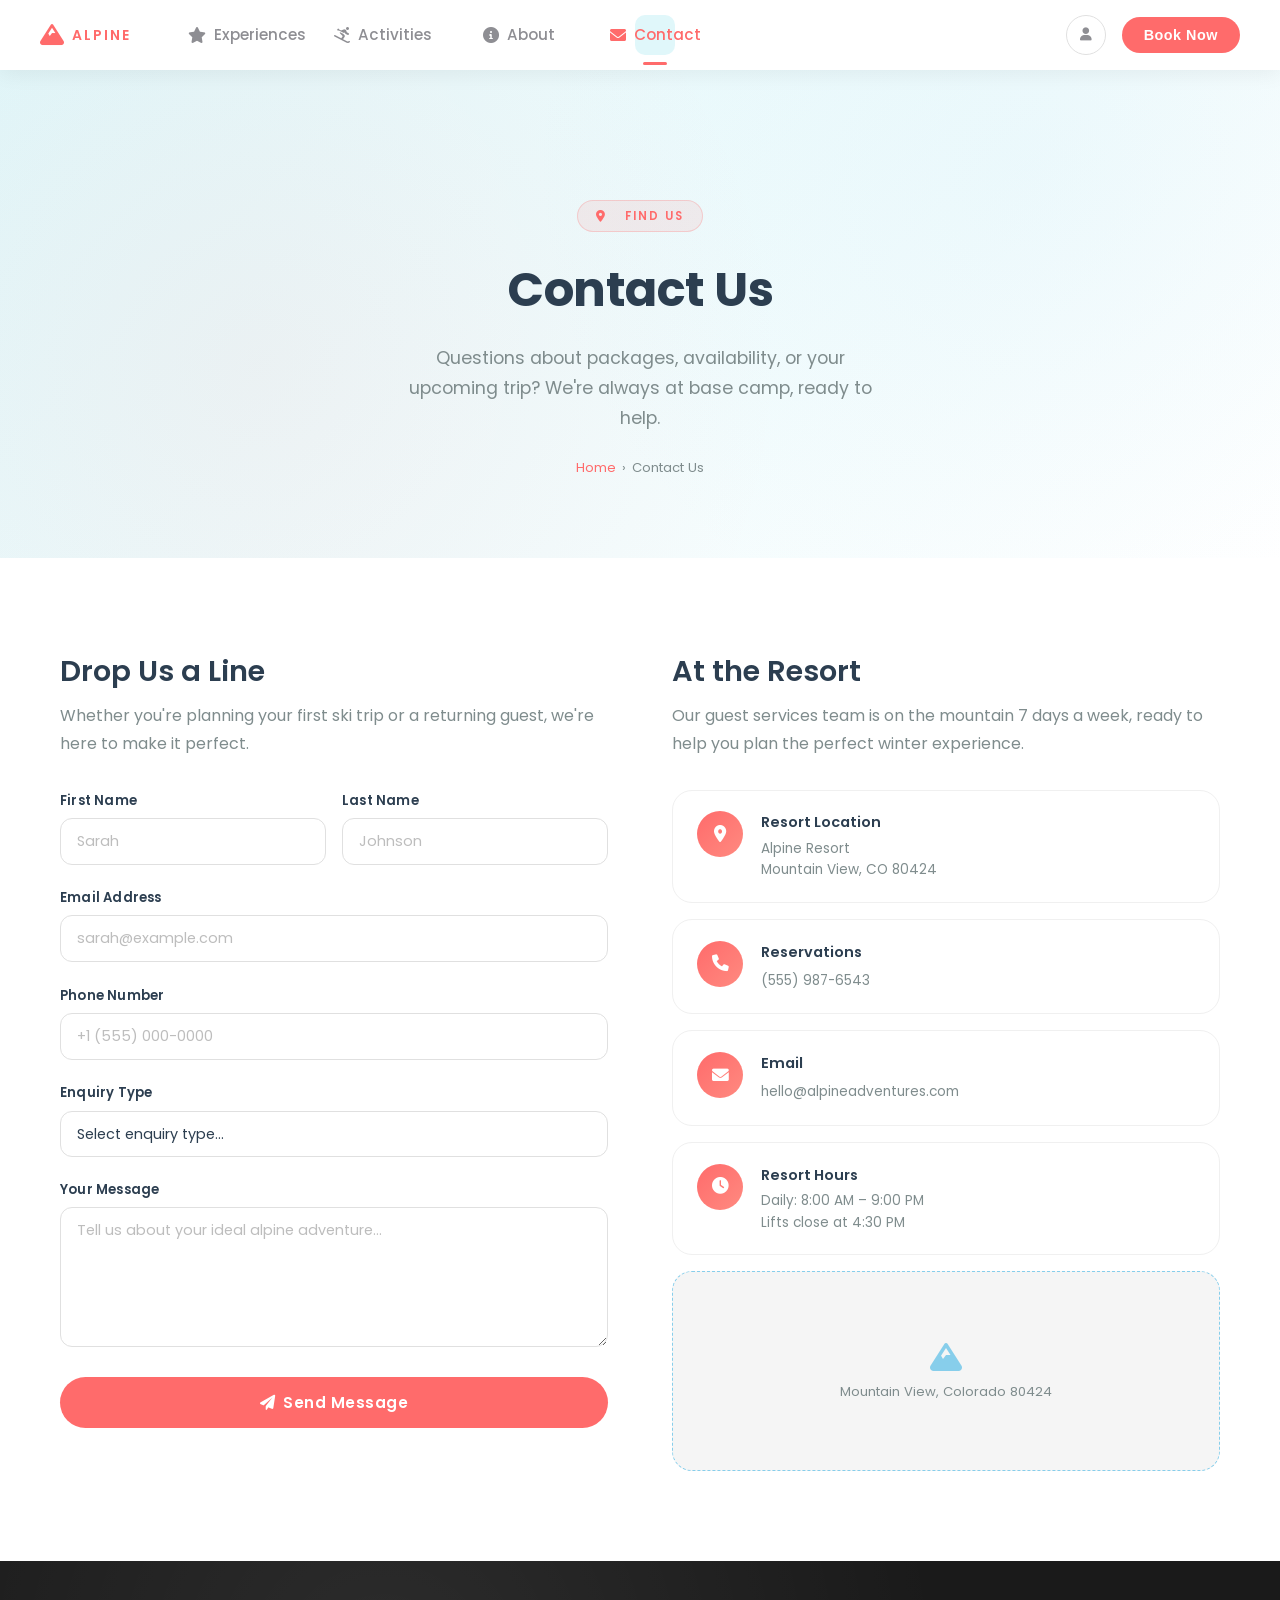
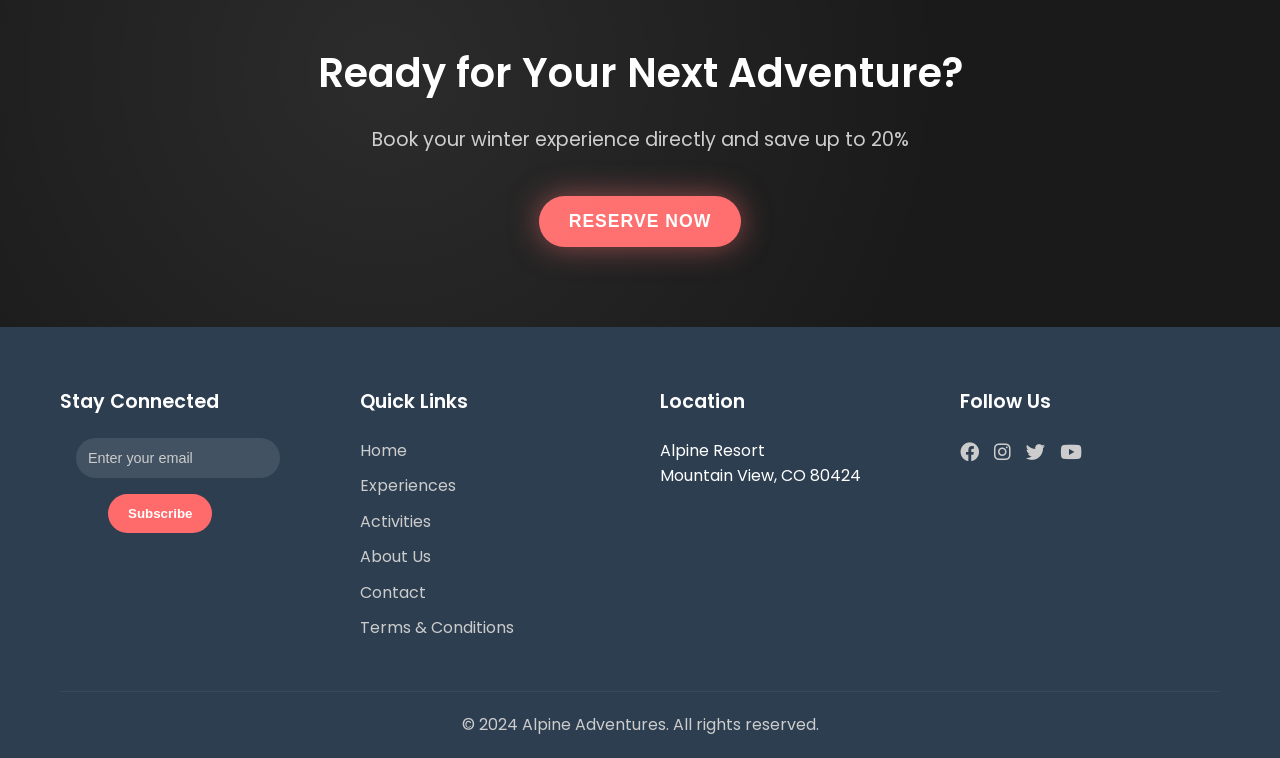
<file: Contact.html>
<!DOCTYPE html>
<html lang="en">
<head>
  <meta charset="UTF-8" />
  <meta name="viewport" content="width=device-width, initial-scale=1.0" />
  <title>Contact Us – Alpine Adventures</title>
  <link rel="stylesheet" href="./CSS/Styles.css" />
  <link href="https://fonts.googleapis.com/css2?family=Poppins:wght@300;400;500;600;700;800&display=swap" rel="stylesheet" />
  <link href="https://cdnjs.cloudflare.com/ajax/libs/font-awesome/6.0.0/css/all.min.css" rel="stylesheet" />
  <link rel="stylesheet" href="./CSS/Styles-additions.css">
</head>
<body>

  <!-- NAV — identical to Index.html -->
  <nav class="top-nav nav__menu">
    <div class="top-nav-inner">
      <div class="menu-nav">
        <div class="logo" onclick="location.href='./Index.html'">
          <i class="fas fa-mountain"></i>
          <span class="logo-text horizontal">ALPINE</span>
        </div>
        <ul class="nav-menu horizontal">
          <li><a href="./Index.html#experiences"><i class="fas fa-star"></i><span class="nav-text">Experiences</span></a></li>
          <li><a href="./Index.html#activities"><i class="fas fa-skiing"></i><span class="nav-text">Activities</span></a></li>
          <li><a href="./about.html"><i class="fas fa-info-circle"></i><span class="nav-text">About</span></a></li>
          <li><a href="./contact.html" class="active-link"><i class="fas fa-envelope"></i><span class="nav-text">Contact</span></a></li>
        </ul>
      </div>
      <div class="nav-actions">
        <button class="login-btn" aria-label="Login"><i class="fas fa-user"></i></button>
        <button class="book-btn">Book Now</button>
      </div>
    </div>
  </nav>

  <main class="main-content">

    <!-- PAGE HERO -->
    <section class="page-hero">
      <div class="page-hero-inner container">
        <div class="page-hero-tag"><i class="fas fa-map-marker-alt"></i>&nbsp; Find Us</div>
        <h1>Contact Us</h1>
        <p>Questions about packages, availability, or your upcoming trip? We're always at base camp, ready to help.</p>
        <div class="breadcrumb">
          <a href="./Index.html">Home</a><span>&rsaquo;</span>Contact Us
        </div>
      </div>
    </section>

    <!-- CONTACT SECTION -->
    <section class="inner-section">
      <div class="container">
        <div class="contact-grid">

          <!-- Form -->
          <div class="contact-form-wrap">
            <h2>Drop Us a Line</h2>
            <p>Whether you're planning your first ski trip or a returning guest, we're here to make it perfect.</p>

            <form id="contactForm">
              <div class="form-row">
                <div class="form-group">
                  <label class="form-label" for="firstName">First Name</label>
                  <input type="text" id="firstName" class="form-input" placeholder="Sarah" required />
                </div>
                <div class="form-group">
                  <label class="form-label" for="lastName">Last Name</label>
                  <input type="text" id="lastName" class="form-input" placeholder="Johnson" required />
                </div>
              </div>
              <div class="form-group">
                <label class="form-label" for="email">Email Address</label>
                <input type="email" id="email" class="form-input" placeholder="sarah@example.com" required />
              </div>
              <div class="form-group">
                <label class="form-label" for="phone">Phone Number</label>
                <input type="tel" id="phone" class="form-input" placeholder="+1 (555) 000-0000" />
              </div>
              <div class="form-group">
                <label class="form-label" for="enquiry">Enquiry Type</label>
                <select id="enquiry" class="form-select">
                  <option value="">Select enquiry type…</option>
                  <option>Ski & Snowboard Packages</option>
                  <option>Luxury Cabin Booking</option>
                  <option>Group / Corporate Events</option>
                  <option>Ski Lessons</option>
                  <option>General Enquiry</option>
                </select>
              </div>
              <div class="form-group">
                <label class="form-label" for="message">Your Message</label>
                <textarea id="message" class="form-textarea" placeholder="Tell us about your ideal alpine adventure…" required></textarea>
              </div>
              <button type="submit" class="form-submit">
                <i class="fas fa-paper-plane"></i> Send Message
              </button>
            </form>
          </div>

          <!-- Info Panel -->
          <div class="contact-info-wrap">
            <h2>At the Resort</h2>
            <p>Our guest services team is on the mountain 7 days a week, ready to help you plan the perfect winter experience.</p>

            <div class="info-card">
              <div class="info-icon"><i class="fas fa-map-marker-alt"></i></div>
              <div class="info-text">
                <h4>Resort Location</h4>
                <p>Alpine Resort<br />Mountain View, CO 80424</p>
              </div>
            </div>
            <div class="info-card">
              <div class="info-icon"><i class="fas fa-phone"></i></div>
              <div class="info-text">
                <h4>Reservations</h4>
                <a href="tel:5559876543">(555) 987-6543</a>
              </div>
            </div>
            <div class="info-card">
              <div class="info-icon"><i class="fas fa-envelope"></i></div>
              <div class="info-text">
                <h4>Email</h4>
                <a href="mailto:hello@alpineadventures.com">hello@alpineadventures.com</a>
              </div>
            </div>
            <div class="info-card">
              <div class="info-icon"><i class="fas fa-clock"></i></div>
              <div class="info-text">
                <h4>Resort Hours</h4>
                <p>Daily: 8:00 AM – 9:00 PM<br />Lifts close at 4:30 PM</p>
              </div>
            </div>
            <div class="contact-map">
              <i class="fas fa-mountain"></i>
              <p>Mountain View, Colorado 80424</p>
            </div>
          </div>

        </div>
      </div>
    </section>

    <!-- CTA — reuses .cta-section from Styles.css -->
    <section class="cta-section reveal stagger">
      <div class="container">
        <h2>Ready for Your Next Adventure?</h2>
        <p>Book your winter experience directly and save up to 20%</p>
        <button class="cta-button glow">Reserve Now</button>
      </div>
    </section>

    <!-- FOOTER — identical to Index.html -->
    <footer class="footer reveal stagger">
      <div class="container">
        <div class="footer-content">
          <div class="footer-section">
            <h3>Stay Connected</h3>
            <div class="newsletter">
              <input type="email" placeholder="Enter your email" class="newsletter-input" />
              <button class="newsletter-btn">Subscribe</button>
            </div>
          </div>
          <div class="footer-section">
            <h3>Quick Links</h3>
            <ul>
              <li><a href="./Index.html">Home</a></li>
              <li><a href="./Index.html#experiences">Experiences</a></li>
              <li><a href="./Index.html#activities">Activities</a></li>
              <li><a href="./about.html">About Us</a></li>
              <li><a href="./contact.html">Contact</a></li>
              <li><a href="./terms.html">Terms &amp; Conditions</a></li>
            </ul>
          </div>
          <div class="footer-section">
            <h3>Location</h3>
            <p>Alpine Resort<br />Mountain View, CO 80424</p>
          </div>
          <div class="footer-section">
            <h3>Follow Us</h3>
            <div class="footer-social">
              <a href="#"><i class="fab fa-facebook"></i></a>
              <a href="#"><i class="fab fa-instagram"></i></a>
              <a href="#"><i class="fab fa-twitter"></i></a>
              <a href="#"><i class="fab fa-youtube"></i></a>
            </div>
          </div>
        </div>
        <div class="footer-bottom">
          <p>&copy; 2024 Alpine Adventures. All rights reserved.</p>
        </div>
      </div>
    </footer>

  </main>

  <script src="./JS/Index.js"></script>
  <script>
    document.body.classList.add("loaded");
    document.getElementById("contactForm").addEventListener("submit", function(e) {
      e.preventDefault();
      const btn = this.querySelector(".form-submit");
      btn.innerHTML = '<i class="fas fa-check"></i> Message Sent!';
      btn.style.background = "#4caf50";
    });
  </script>
</body>
</html>
</file>
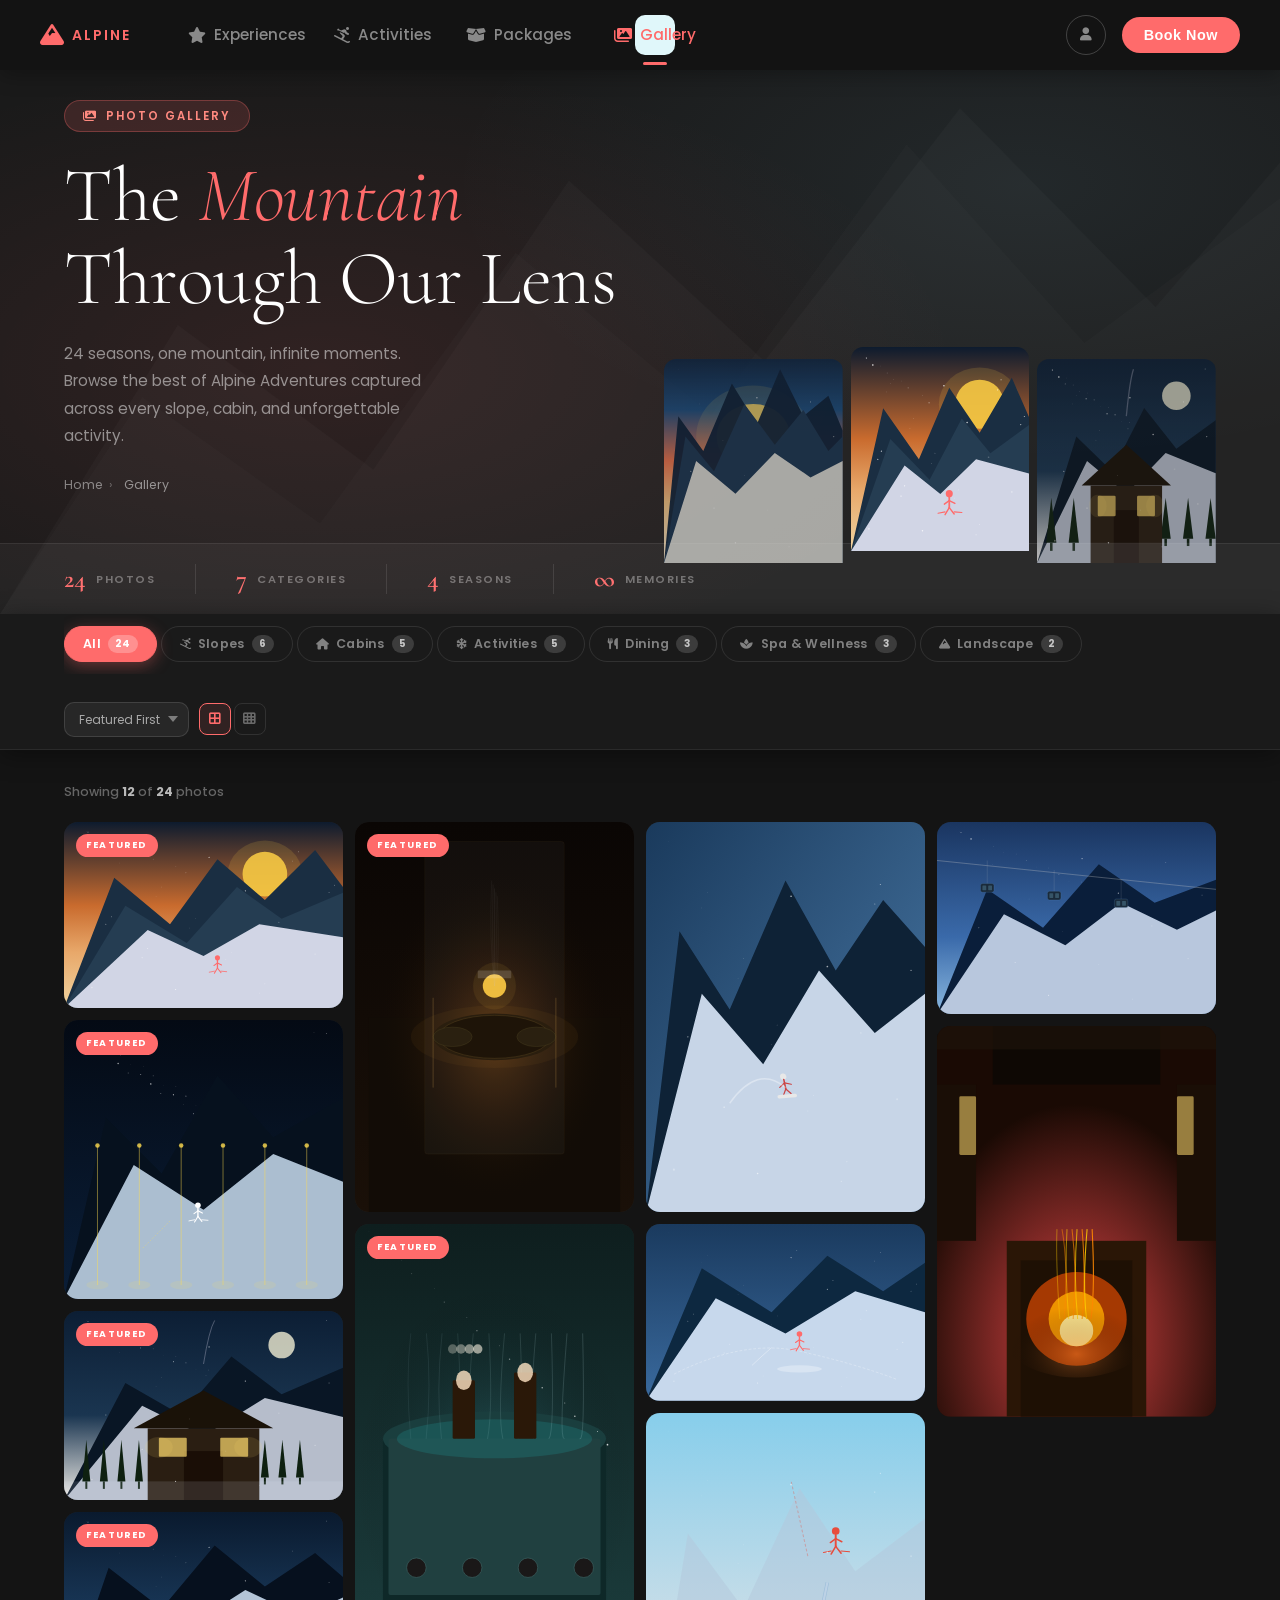
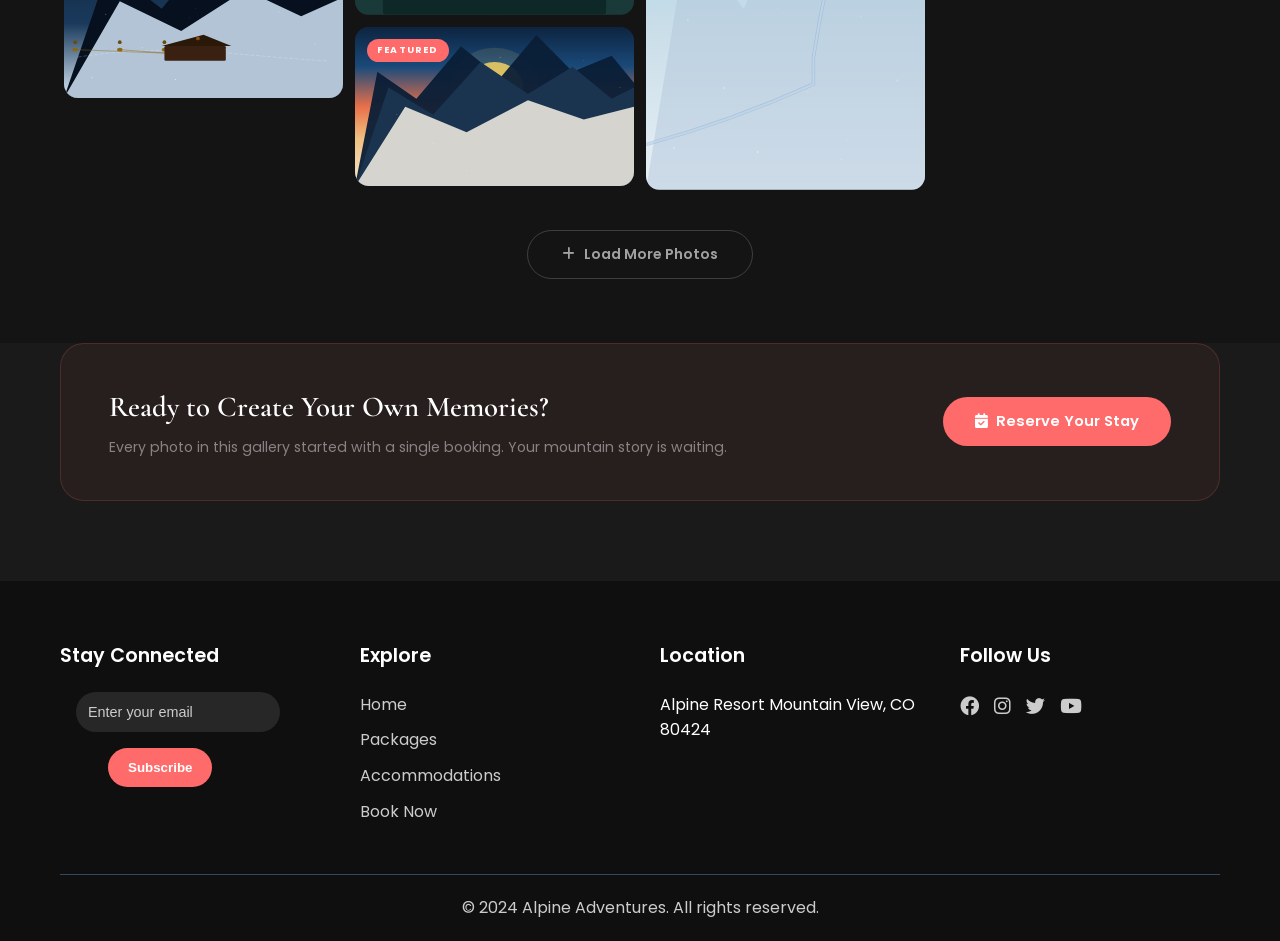
<file: Gallery.html>
<!doctype html>
<html lang="en">
  <head>
    <meta charset="UTF-8" />
    <meta name="viewport" content="width=device-width, initial-scale=1.0" />
    <title>Gallery — Alpine Adventures</title>
    <link rel="stylesheet" href="./CSS/Styles.css" />
    <link rel="stylesheet" href="./CSS/Styles-additions.css" />
    <link rel="stylesheet" href="./CSS/Gallery.css" />
    <link
      href="https://cdnjs.cloudflare.com/ajax/libs/font-awesome/6.0.0/css/all.min.css"
      rel="stylesheet"
    />
    <link
      href="https://fonts.googleapis.com/css2?family=Poppins:wght@300;400;500;600;700&family=Cormorant+Garamond:ital,wght@0,300;0,400;0,600;1,300;1,400&display=swap"
      rel="stylesheet"
    />
  </head>

  <body class="gallery-page">
    <!-- ═══════════════ NAV ════════════════════════════════════════ -->
    <nav
      class="top-nav nav__menu"
      style="
        background: rgba(20, 20, 20, 0.95);
        box-shadow: 0 4px 20px rgba(0, 0, 0, 0.3);
      "
    >
      <div class="top-nav-inner">
        <div class="menu-nav">
          <div
            class="logo"
            onclick="location.href = './Index.html#hero'"
            style="color: var(--accent-color)"
          >
            <i class="fas fa-mountain"></i>
            <span class="logo-text horizontal">ALPINE</span>
          </div>
          <ul class="nav-menu horizontal">
            <li>
              <a
                href="./Index.html#experiences"
                data-tooltip="Experiences"
                style="color: rgba(255, 255, 255, 0.5)"
                ><i class="fas fa-star"></i
                ><span class="nav-text">Experiences</span></a
              >
            </li>
            <li>
              <a
                href="./Index.html#activities"
                data-tooltip="Activities"
                style="color: rgba(255, 255, 255, 0.5)"
                ><i class="fas fa-skiing"></i
                ><span class="nav-text">Activities</span></a
              >
            </li>
            <li>
              <a
                href="./Packages.html"
                data-tooltip="Packages"
                style="color: rgba(255, 255, 255, 0.5)"
                ><i class="fas fa-box-open"></i
                ><span class="nav-text">Packages</span></a
              >
            </li>
            <li>
              <a
                href="./Gallery.html"
                data-tooltip="Gallery"
                class="active-link"
                ><i class="fas fa-images"></i
                ><span class="nav-text">Gallery</span></a
              >
            </li>
          </ul>
        </div>
        <div class="nav-actions">
          <button
            class="login-btn"
            aria-label="Login"
            style="
              border-color: rgba(255, 255, 255, 0.2);
              color: rgba(255, 255, 255, 0.5);
            "
          >
            <i class="fas fa-user"></i>
          </button>
          <button class="book-btn" onclick="location.href = './Booking.html'">
            Book Now
          </button>
        </div>
      </div>
    </nav>

    <!-- ═══════════════ HERO ══════════════════════════════════════ -->
    <section class="gal-hero">
      <div class="gal-hero-bg" aria-hidden="true">
        <svg
          viewBox="0 0 1440 340"
          preserveAspectRatio="none"
          xmlns="http://www.w3.org/2000/svg"
        >
          <defs>
            <radialGradient id="hg1" cx="25%" cy="60%" r="50%">
              <stop offset="0%" stop-color="#ff6b6b" stop-opacity=".1" />
              <stop offset="100%" stop-color="#ff6b6b" stop-opacity="0" />
            </radialGradient>
            <radialGradient id="hg2" cx="80%" cy="30%" r="45%">
              <stop offset="0%" stop-color="#87ceeb" stop-opacity=".08" />
              <stop offset="100%" stop-color="#87ceeb" stop-opacity="0" />
            </radialGradient>
          </defs>
          <rect width="1440" height="340" fill="url(#hg1)" />
          <rect width="1440" height="340" fill="url(#hg2)" />
          <polygon
            points="0,340 200,180 420,260 640,100 860,200 1080,60 1300,170 1440,90 1440,340"
            fill="rgba(255,255,255,.022)"
          />
          <polygon
            points="0,340 160,220 360,290 580,140 800,230 1020,80 1220,190 1440,110 1440,340"
            fill="rgba(255,255,255,.014)"
          />
        </svg>
      </div>
      <div class="gal-hero-inner">
        <div class="gal-hero-text">
          <div class="gal-eyebrow">
            <i class="fas fa-images"></i> Photo Gallery
          </div>
          <h1 class="gal-hero-title">
            The <em>Mountain</em><br />Through Our Lens
          </h1>
          <p class="gal-hero-sub">
            24 seasons, one mountain, infinite moments. Browse the best of
            Alpine Adventures captured across every slope, cabin, and
            unforgettable activity.
          </p>
          <div class="gal-hero-breadcrumb">
            <a href="./Index.html">Home</a><span>›</span
            ><span style="color: rgba(255, 255, 255, 0.5)">Gallery</span>
          </div>
        </div>
        <div class="gal-hero-strip" id="heroStrip"></div>
      </div>
      <div class="gal-stat-bar">
        <div class="gal-stat-bar-inner">
          <div class="gal-stat">
            <span class="gal-stat-num">24</span
            ><span class="gal-stat-lbl">Photos</span>
          </div>
          <div class="gal-stat-divider"></div>
          <div class="gal-stat">
            <span class="gal-stat-num">7</span
            ><span class="gal-stat-lbl">Categories</span>
          </div>
          <div class="gal-stat-divider"></div>
          <div class="gal-stat">
            <span class="gal-stat-num">4</span
            ><span class="gal-stat-lbl">Seasons</span>
          </div>
          <div class="gal-stat-divider"></div>
          <div class="gal-stat">
            <span class="gal-stat-num">∞</span
            ><span class="gal-stat-lbl">Memories</span>
          </div>
        </div>
      </div>
    </section>

    <!-- ═══════════════ FILTER BAR ═══════════════════════════════ -->
    <div class="filter-bar-wrap">
      <div class="filter-bar">
        <div class="filter-tabs" id="filterTabs">
          <button
            class="filter-tab active"
            data-cat="All"
            onclick="filterGallery(this)"
          >
            All <span class="filter-tab-count">24</span>
          </button>
          <button
            class="filter-tab"
            data-cat="Slopes"
            onclick="filterGallery(this)"
          >
            <i class="fas fa-skiing" style="font-size: 0.7rem"></i> Slopes
            <span class="filter-tab-count">6</span>
          </button>
          <button
            class="filter-tab"
            data-cat="Cabins"
            onclick="filterGallery(this)"
          >
            <i class="fas fa-home" style="font-size: 0.7rem"></i> Cabins
            <span class="filter-tab-count">5</span>
          </button>
          <button
            class="filter-tab"
            data-cat="Activities"
            onclick="filterGallery(this)"
          >
            <i class="fas fa-snowflake" style="font-size: 0.7rem"></i>
            Activities <span class="filter-tab-count">5</span>
          </button>
          <button
            class="filter-tab"
            data-cat="Dining"
            onclick="filterGallery(this)"
          >
            <i class="fas fa-utensils" style="font-size: 0.7rem"></i> Dining
            <span class="filter-tab-count">3</span>
          </button>
          <button
            class="filter-tab"
            data-cat="Spa"
            onclick="filterGallery(this)"
          >
            <i class="fas fa-spa" style="font-size: 0.7rem"></i> Spa &amp;
            Wellness <span class="filter-tab-count">3</span>
          </button>
          <button
            class="filter-tab"
            data-cat="Landscape"
            onclick="filterGallery(this)"
          >
            <i class="fas fa-mountain" style="font-size: 0.7rem"></i> Landscape
            <span class="filter-tab-count">2</span>
          </button>
        </div>
        <div class="filter-controls">
          <select class="gal-sort" id="galSort" onchange="applySortGal()">
            <option value="default">Featured First</option>
            <option value="newest">Newest</option>
            <option value="liked">Most Liked</option>
          </select>
          <div class="layout-btns">
            <button
              class="layout-btn active"
              id="masonryBtn"
              onclick="setLayout('masonry')"
              title="Masonry"
            >
              <i class="fas fa-border-all"></i>
            </button>
            <button
              class="layout-btn"
              id="gridBtn"
              onclick="setLayout('grid')"
              title="Uniform grid"
            >
              <i class="fas fa-th"></i>
            </button>
          </div>
        </div>
      </div>
    </div>

    <!-- ═══════════════ GALLERY BODY ═════════════════════════════ -->
    <div class="gallery-body">
      <div class="gallery-meta">
        <span class="gallery-result-count"
          >Showing <strong id="visCount">24</strong> of
          <strong>24</strong> photos</span
        >
      </div>
      <div class="masonry-grid" id="masonryGrid"></div>
      <div class="gallery-empty" id="galEmpty">
        <i class="fas fa-camera-slash"></i>
        <h3>No photos in this category yet</h3>
        <p>Check back soon — we're always adding new shots.</p>
      </div>
      <div class="load-more-wrap">
        <button
          class="load-more-btn hidden"
          id="loadMoreBtn"
          onclick="loadMore()"
        >
          <i class="fas fa-plus"></i> Load More Photos
        </button>
      </div>
    </div>

    <!-- CTA -->
    <div class="gal-cta">
      <div class="container">
        <div class="gal-cta-inner">
          <div class="gal-cta-text">
            <h2>Ready to Create Your Own Memories?</h2>
            <p>
              Every photo in this gallery started with a single booking. Your
              mountain story is waiting.
            </p>
          </div>
          <button
            class="gal-cta-btn"
            onclick="location.href = './Booking.html'"
          >
            <i class="fas fa-calendar-check" style="margin-right: 8px"></i
            >Reserve Your Stay
          </button>
        </div>
      </div>
    </div>

    <!-- Footer -->
    <footer class="footer" style="background: #0f0f0f">
      <div class="container">
        <div class="footer-content">
          <div class="footer-section">
            <h3>Stay Connected</h3>
            <div class="newsletter">
              <input
                type="email"
                placeholder="Enter your email"
                class="newsletter-input"
              /><button class="newsletter-btn">Subscribe</button>
            </div>
          </div>
          <div class="footer-section">
            <h3>Explore</h3>
            <ul>
              <li><a href="./Index.html">Home</a></li>
              <li><a href="./Packages.html">Packages</a></li>
              <li><a href="./Accommodations.html">Accommodations</a></li>
              <li><a href="./Booking.html">Book Now</a></li>
            </ul>
          </div>
          <div class="footer-section">
            <h3>Location</h3>
            <div class="location-info">
              <p>Alpine Resort Mountain View, CO 80424</p>
            </div>
          </div>
          <div class="footer-section">
            <h3>Follow Us</h3>
            <div class="footer-social">
              <a href="#"><i class="fab fa-facebook"></i></a
              ><a href="#"><i class="fab fa-instagram"></i></a>
              <a href="#"><i class="fab fa-twitter"></i></a
              ><a href="#"><i class="fab fa-youtube"></i></a>
            </div>
          </div>
        </div>
        <div class="footer-bottom">
          <p>&copy; 2024 Alpine Adventures. All rights reserved.</p>
        </div>
      </div>
    </footer>

    <!-- ═══════════════ LIGHTBOX ══════════════════════════════════ -->
    <div class="lightbox" id="lightbox">
      <div class="lb-top">
        <div class="lb-top-left">
          <div class="lb-logo"><i class="fas fa-mountain"></i>ALPINE</div>
          <span class="lb-counter" id="lbCounter">1 / 24</span>
        </div>
        <div class="lb-top-right">
          <button
            class="lb-action-btn"
            onclick="toggleLbInfo()"
            title="Photo info"
          >
            <i class="fas fa-info-circle"></i>
          </button>
          <button class="lb-action-btn" title="Download (demo)">
            <i class="fas fa-download"></i>
          </button>
          <button class="lb-action-btn" title="Share (demo)">
            <i class="fas fa-share-alt"></i>
          </button>
          <button class="lb-action-btn lb-close-btn" onclick="closeLightbox()">
            <i class="fas fa-times"></i>
          </button>
        </div>
      </div>
      <div class="lb-stage" id="lbStage">
        <button class="lb-nav lb-prev" onclick="lbNavigate(-1)">
          <i class="fas fa-chevron-left"></i>
        </button>
        <div class="lb-image-wrap" id="lbImageWrap">
          <div id="lbImage"></div>
          <div class="lb-caption-overlay">
            <div class="lb-cat" id="lbCat"></div>
            <div class="lb-title" id="lbTitle"></div>
            <div class="lb-desc" id="lbDesc"></div>
          </div>
        </div>
        <button class="lb-nav lb-next" onclick="lbNavigate(1)">
          <i class="fas fa-chevron-right"></i>
        </button>
        <div class="lb-info" id="lbInfo">
          <div class="lb-info-card">
            <div class="lb-info-label">Category</div>
            <div class="lb-info-value" id="lbInfoCat">—</div>
          </div>
          <div class="lb-info-card">
            <div class="lb-info-label">Location</div>
            <div class="lb-info-value" id="lbInfoLoc">—</div>
          </div>
          <div class="lb-info-card">
            <div class="lb-info-label">Season</div>
            <div class="lb-info-value" id="lbInfoSeason">—</div>
          </div>
        </div>
      </div>
      <div class="lb-filmstrip">
        <div class="lb-filmstrip-track" id="lbFilmstrip"></div>
      </div>
    </div>
   
    <script src="./JS/gallery.js"></script>
  </body>
</html>
</file>
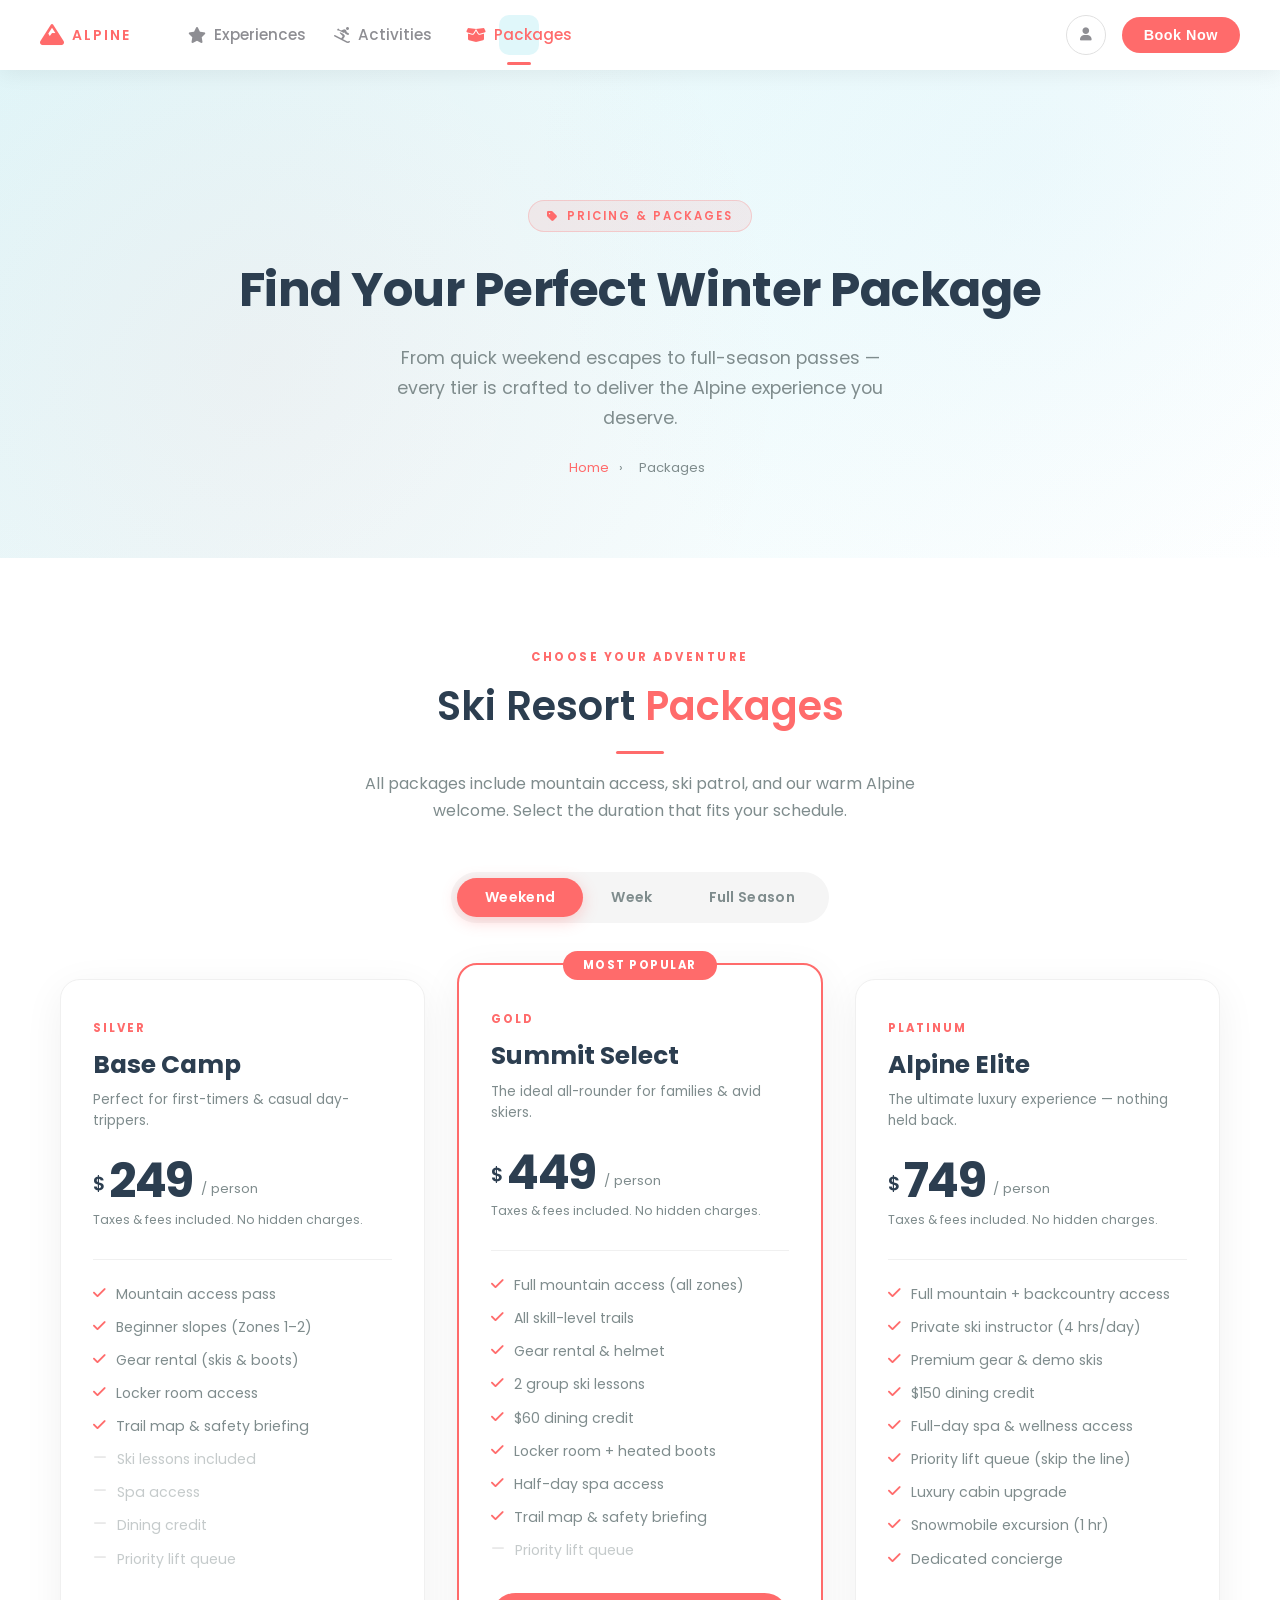
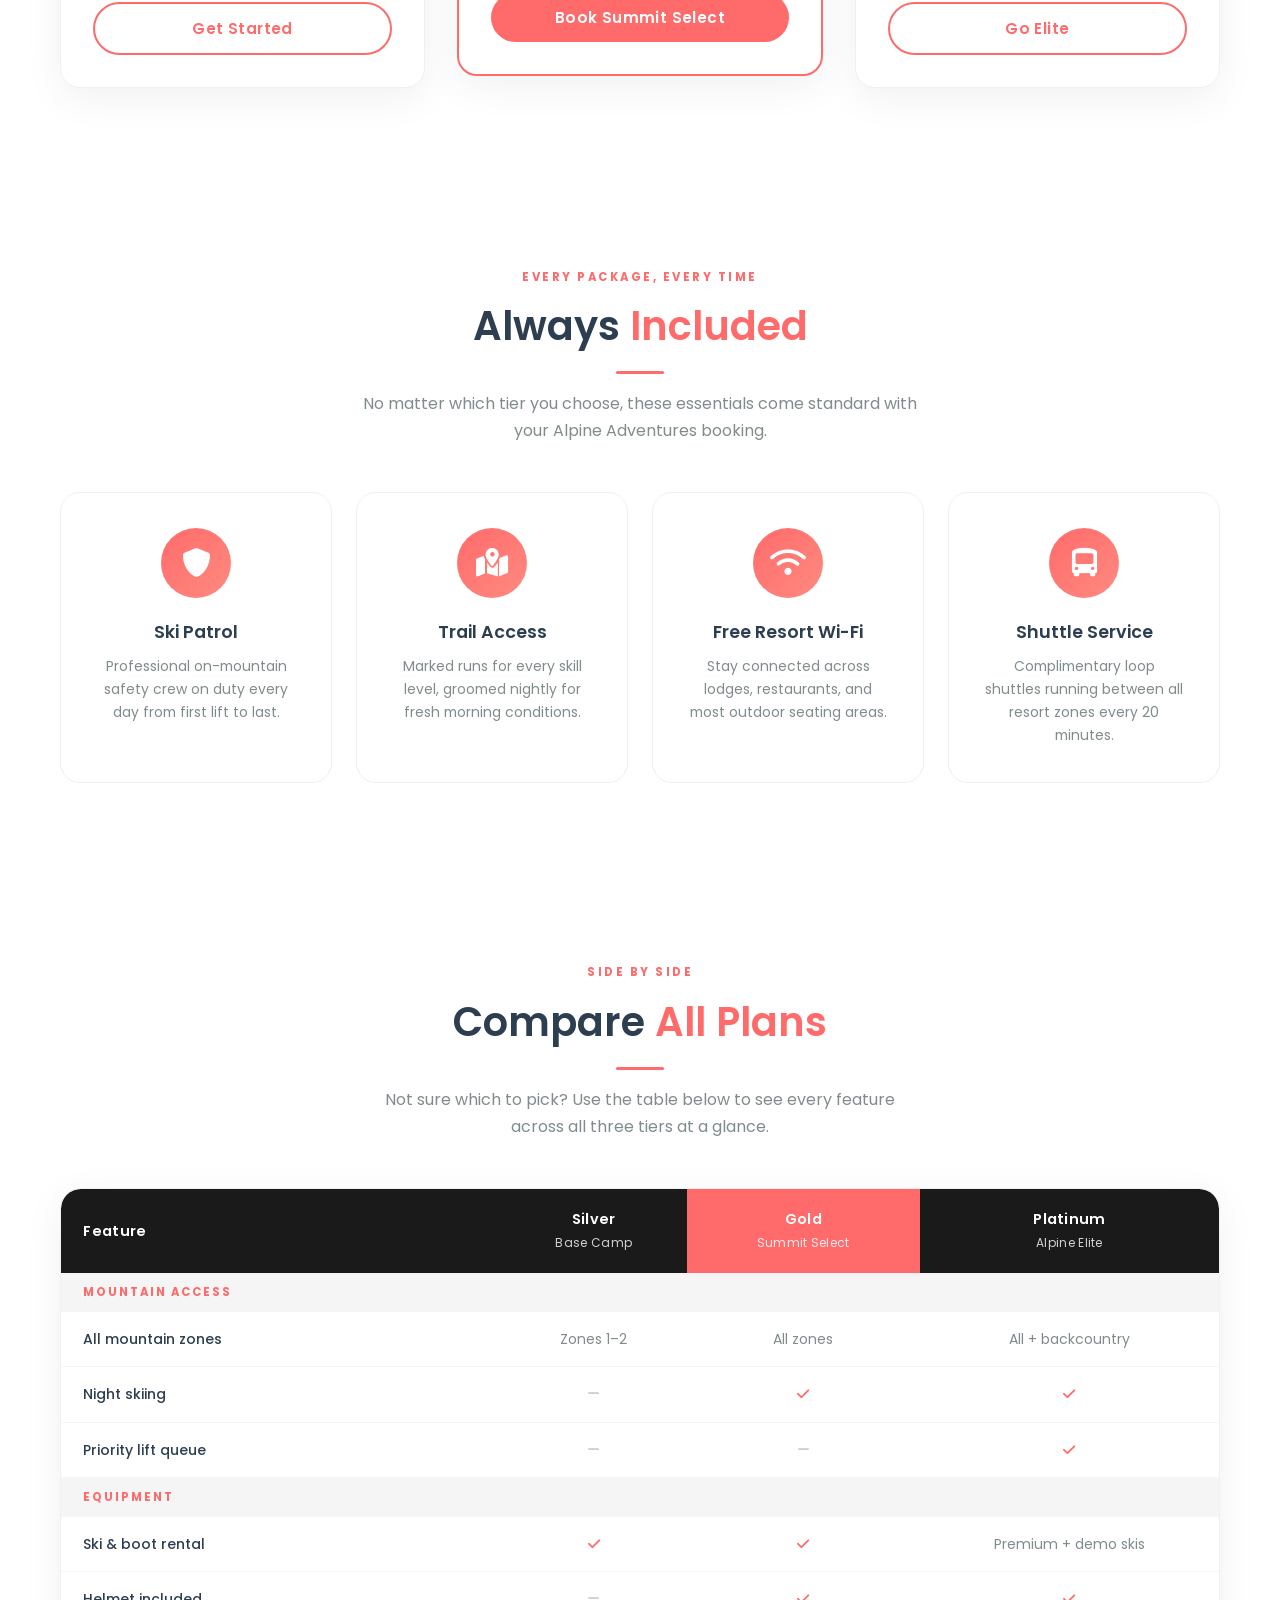
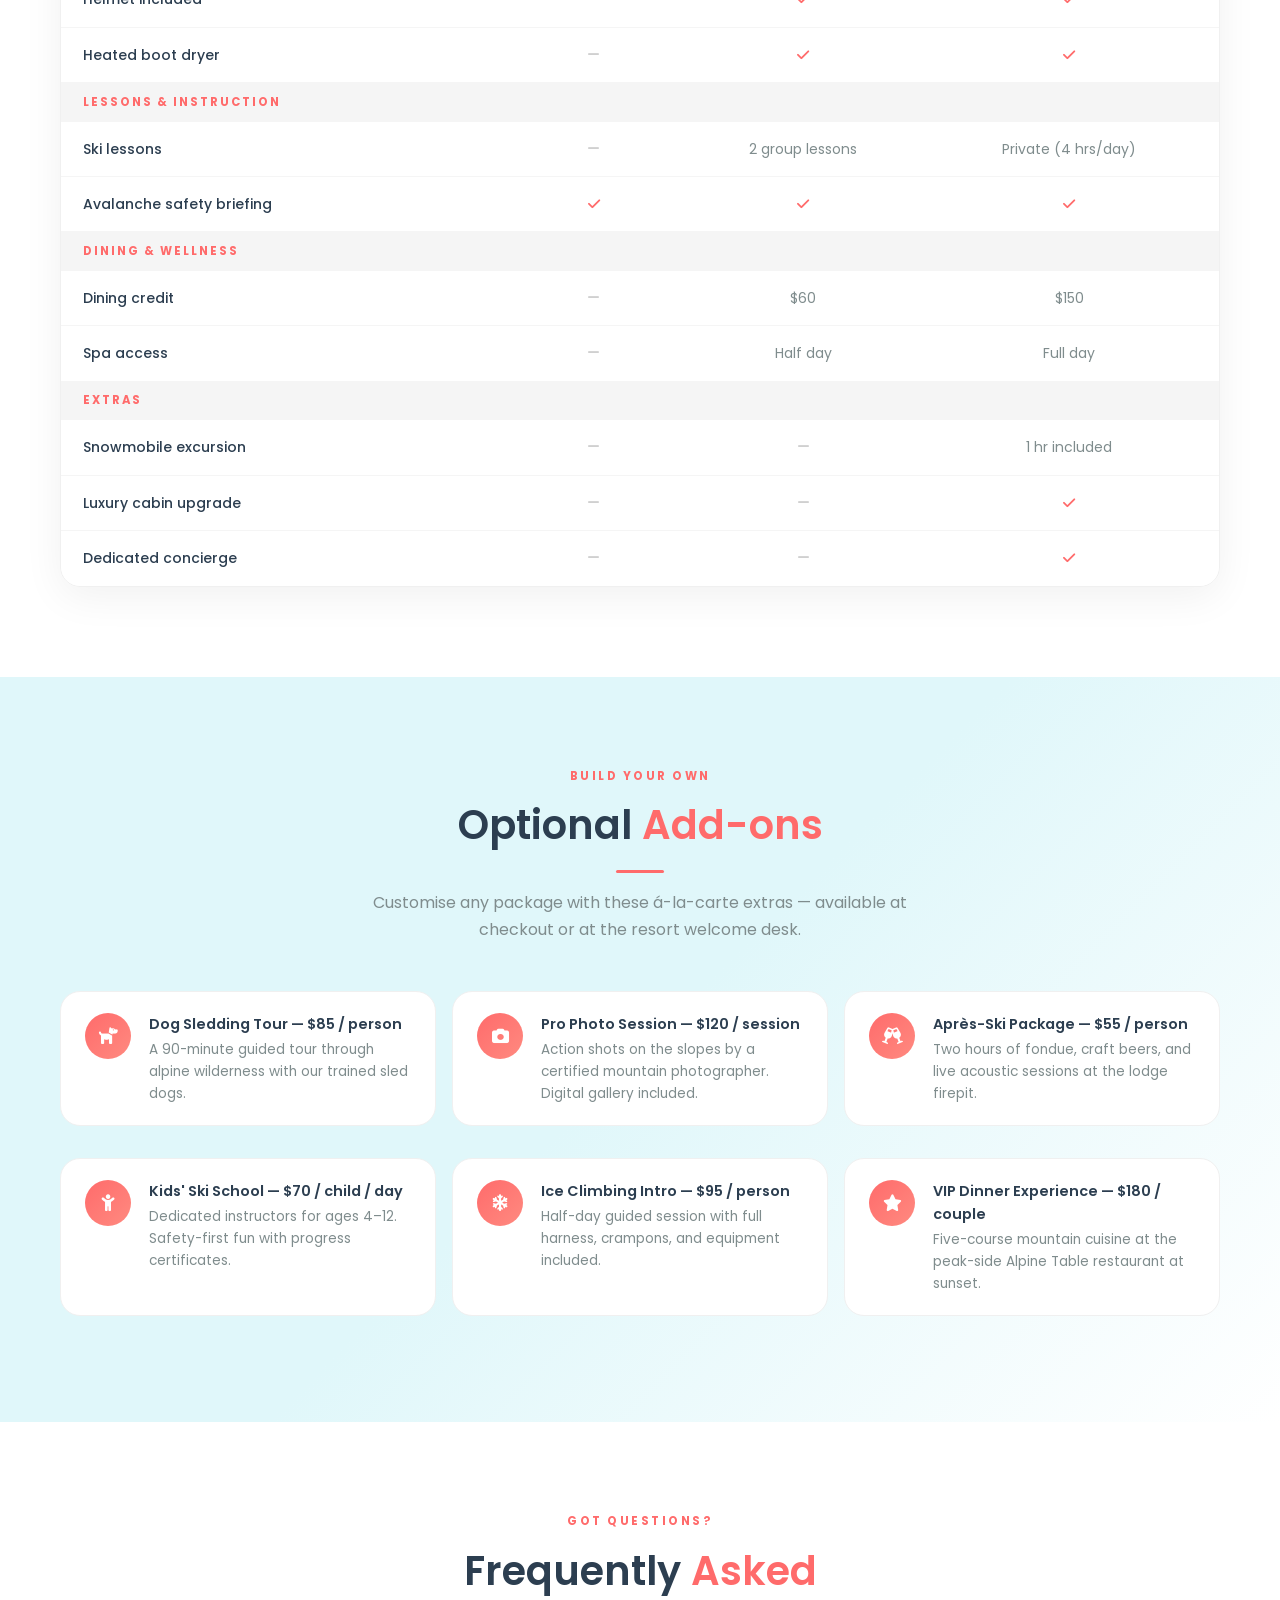
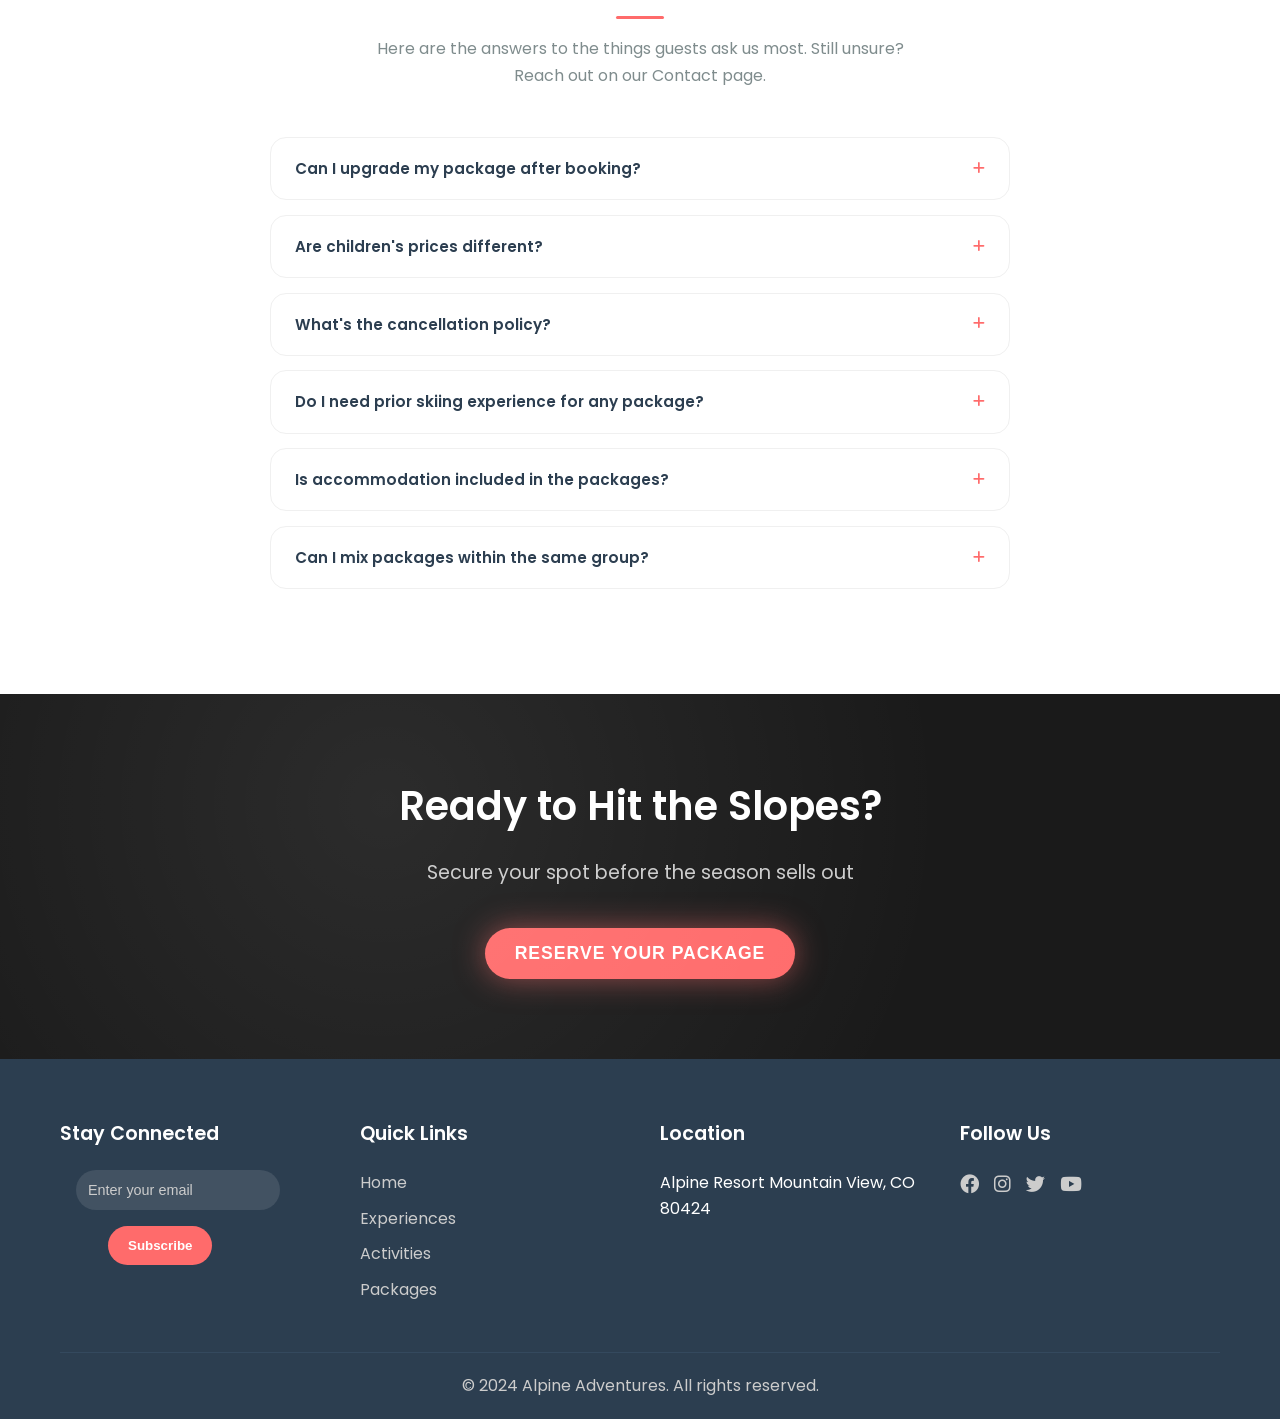
<file: packages.html>
<!DOCTYPE html>
<html lang="en">
  <head>
    <meta charset="UTF-8" />
    <meta name="viewport" content="width=device-width, initial-scale=1.0" />
    <title>Packages — Alpine Adventures</title>
     <link rel="stylesheet" href="./CSS/Styles.css" />
    <link rel="stylesheet" href="./CSS/Styles-additions.css" />
    <link
      href="https://cdnjs.cloudflare.com/ajax/libs/font-awesome/6.0.0/css/all.min.css"
      rel="stylesheet"
    />
    <link
      href="https://fonts.googleapis.com/css2?family=Poppins:wght@300;400;500;600;700&display=swap"
      rel="stylesheet"
    />
    <link rel="stylesheet" href="./Styles.css">
    <link rel="stylesheet" href="./Styles-additions.css">
    <style>
      /* ─── PACKAGES PAGE — scoped additions only ───────────────────
         All colours, fonts, radius values, shadows reference the
         existing CSS variables. No values are re-invented here.
      ─────────────────────────────────────────────────────────────── */

      /* ── Toggle pill (Duration filter) ──────────────────────────── */
      .pkg-toggle {
        display: flex;
        align-items: center;
        justify-content: center;
        gap: 0;
        background: var(--white-smoke);
        border-radius: 50px;
        padding: 6px;
        width: fit-content;
        margin: 0 auto 3.5rem;
      }
      .pkg-toggle-btn {
        padding: 9px 28px;
        border: none;
        border-radius: 50px;
        font-family: "Poppins", sans-serif;
        font-size: 0.88rem;
        font-weight: 600;
        cursor: pointer;
        background: transparent;
        color: var(--text-light);
        transition: all 0.3s ease;
        letter-spacing: 0.3px;
      }
      .pkg-toggle-btn.active {
        background: var(--accent-color);
        color: var(--white);
        box-shadow: 0 4px 16px rgba(255, 107, 107, 0.3);
      }

      /* ── Package cards grid ─────────────────────────────────────── */
      .packages-grid {
        display: grid;
        grid-template-columns: repeat(3, 1fr);
        gap: 2rem;
        align-items: start;
      }

      /* Base card — mirrors .experience-card / .testimonial-card */
      .pkg-card {
        background: var(--white);
        border: 1px solid #f0f0f0;
        border-radius: 20px;
        padding: 2.4rem 2rem 2rem;
        position: relative;
        transition: transform 0.3s ease, box-shadow 0.3s ease;
        box-shadow: 0 10px 40px rgba(0, 0, 0, 0.06);
      }
      .pkg-card:hover {
        transform: translateY(-8px);
        box-shadow: 0 24px 64px rgba(0, 0, 0, 0.12);
      }

      /* Highlighted / "Most Popular" card */
      .pkg-card.popular {
        border: 2px solid var(--accent-color);
        /* Lift it visually */
        margin-top: -16px;
        padding-top: 2.8rem;
      }

      /* Popular badge — reuses .featured-badge shape */
      .pkg-popular-badge {
        position: absolute;
        top: -14px;
        left: 50%;
        transform: translateX(-50%);
        background: var(--accent-color);
        color: var(--white);
        padding: 5px 20px;
        border-radius: 20px;
        font-size: 0.72rem;
        font-weight: 700;
        letter-spacing: 1.5px;
        text-transform: uppercase;
        white-space: nowrap;
      }

      /* Card tier label — matches .team-role typography */
      .pkg-tier {
        font-size: 0.72rem;
        font-weight: 700;
        letter-spacing: 2px;
        text-transform: uppercase;
        color: var(--accent-color);
        margin-bottom: 0.5rem;
      }

      .pkg-name {
        font-size: 1.55rem;
        font-weight: 700;
        color: var(--text-dark);
        margin-bottom: 0.3rem;
      }

      .pkg-tagline {
        font-size: 0.85rem;
        color: var(--text-light);
        line-height: 1.55;
        margin-bottom: 1.6rem;
        min-height: 40px;
      }

      /* Price block */
      .pkg-price-wrap {
        display: flex;
        align-items: flex-end;
        gap: 4px;
        margin-bottom: 0.3rem;
      }
      .pkg-currency {
        font-size: 1.2rem;
        font-weight: 600;
        color: var(--text-dark);
        line-height: 2.2;
      }
      .pkg-amount {
        font-size: 3rem;
        font-weight: 700;
        color: var(--text-dark);
        letter-spacing: -1.5px;
        line-height: 1;
      }
      .pkg-per {
        font-size: 0.82rem;
        color: var(--text-light);
        margin-bottom: 6px;
        margin-left: 4px;
      }
      .pkg-price-note {
        font-size: 0.78rem;
        color: var(--text-light);
        margin-bottom: 1.8rem;
      }

      /* Divider — consistent with .terms-block border */
      .pkg-divider {
        border: none;
        border-top: 1px solid #f0f0f0;
        margin-bottom: 1.5rem;
      }

      /* Feature list */
      .pkg-features {
        list-style: none;
        margin-bottom: 2rem;
      }
      .pkg-features li {
        display: flex;
        align-items: flex-start;
        gap: 10px;
        font-size: 0.88rem;
        color: var(--text-light);
        margin-bottom: 0.75rem;
        line-height: 1.5;
      }
      .pkg-features li i {
        margin-top: 2px;
        flex-shrink: 0;
        font-size: 0.9rem;
      }
      .pkg-features li .feat-on  { color: var(--accent-color); }
      .pkg-features li .feat-off { color: #d0d0d0; }
      .pkg-features li.feat-disabled { opacity: 0.45; }

      /* CTA inside card — inherits .cta-button shape */
      .pkg-cta {
        display: block;
        width: 100%;
        padding: 13px 24px;
        border-radius: 50px;
        font-family: "Poppins", sans-serif;
        font-size: 0.95rem;
        font-weight: 600;
        letter-spacing: 0.4px;
        text-align: center;
        cursor: pointer;
        border: none;
        transition: all 0.3s ease;
      }
      .pkg-cta.filled {
        background: var(--accent-color);
        color: var(--white);
      }
      .pkg-cta.filled:hover {
        background: #ff5252;
        transform: translateY(-2px);
        box-shadow: 0 10px 30px rgba(255, 107, 107, 0.3);
      }
      .pkg-cta.outline {
        background: transparent;
        border: 2px solid var(--accent-color);
        color: var(--accent-color);
      }
      .pkg-cta.outline:hover {
        background: var(--accent-color);
        color: var(--white);
        transform: translateY(-2px);
        box-shadow: 0 10px 30px rgba(255, 107, 107, 0.2);
      }

      /* ── Includes strip (icon + label row) ──────────────────────── */
      /* Reuses .value-card layout in a horizontal strip */
      .includes-strip {
        display: grid;
        grid-template-columns: repeat(4, 1fr);
        gap: 1.5rem;
      }

      /* ── Comparison table ────────────────────────────────────────── */
      .compare-wrap {
        overflow-x: auto;
        border-radius: 20px;
        box-shadow: 0 10px 40px rgba(0, 0, 0, 0.06);
        border: 1px solid #f0f0f0;
      }
      .compare-table {
        width: 100%;
        border-collapse: collapse;
        font-size: 0.9rem;
        background: var(--white);
        border-radius: 20px;
        overflow: hidden;
      }
      .compare-table thead tr {
        background: var(--dark-bg);
        color: var(--white);
      }
      .compare-table thead th {
        padding: 1.2rem 1.4rem;
        text-align: center;
        font-weight: 600;
        font-size: 0.9rem;
        letter-spacing: 0.3px;
      }
      .compare-table thead th:first-child { text-align: left; }
      .compare-table thead th.col-popular {
        background: var(--accent-color); /* highlight middle column */
      }
      .compare-table tbody tr {
        border-bottom: 1px solid #f5f5f5;
        transition: background 0.2s ease;
      }
      .compare-table tbody tr:last-child { border-bottom: none; }
      .compare-table tbody tr:hover { background: var(--white-smoke); }
      .compare-table td {
        padding: 1rem 1.4rem;
        text-align: center;
        color: var(--text-light);
        font-size: 0.875rem;
      }
      .compare-table td:first-child {
        text-align: left;
        color: var(--text-dark);
        font-weight: 500;
      }
      .compare-table td i.fa-check { color: var(--accent-color); }
      .compare-table td i.fa-minus { color: #d0d0d0; }
      .compare-table .row-category td {
        background: var(--white-smoke);
        font-size: 0.72rem;
        font-weight: 700;
        letter-spacing: 2px;
        text-transform: uppercase;
        color: var(--accent-color);
        padding: 0.6rem 1.4rem;
      }

      /* ── FAQ accordion ───────────────────────────────────────────── */
      .faq-list { max-width: 740px; margin: 0 auto; }

      .faq-item {
        border: 1px solid #f0f0f0;
        border-radius: 16px;
        margin-bottom: 0.9rem;
        background: var(--white);
        overflow: hidden;
        transition: box-shadow 0.3s ease;
      }
      .faq-item:hover { box-shadow: 0 8px 30px rgba(0,0,0,0.07); }

      .faq-question {
        width: 100%;
        display: flex;
        align-items: center;
        justify-content: space-between;
        padding: 1.2rem 1.5rem;
        background: none;
        border: none;
        font-family: "Poppins", sans-serif;
        font-size: 0.95rem;
        font-weight: 600;
        color: var(--text-dark);
        cursor: pointer;
        text-align: left;
        gap: 1rem;
        transition: color 0.25s ease;
      }
      .faq-question:hover { color: var(--accent-color); }
      .faq-question i {
        font-size: 0.85rem;
        color: var(--accent-color);
        transition: transform 0.3s ease;
        flex-shrink: 0;
      }
      .faq-item.open .faq-question i { transform: rotate(45deg); }

      .faq-answer {
        max-height: 0;
        overflow: hidden;
        transition: max-height 0.4s ease, padding 0.3s ease;
        padding: 0 1.5rem;
      }
      .faq-answer p {
        color: var(--text-light);
        font-size: 0.88rem;
        line-height: 1.8;
        padding-bottom: 1.2rem;
      }
      .faq-item.open .faq-answer { max-height: 300px; }

      /* ── Responsive ───────────────────────────────────────────────  */
      @media (max-width: 900px) {
        .packages-grid  { grid-template-columns: 1fr; }
        .pkg-card.popular { margin-top: 0; }
        .includes-strip { grid-template-columns: repeat(2, 1fr); }
        .compare-table  { min-width: 600px; }
      }
      @media (max-width: 600px) {
        .includes-strip { grid-template-columns: 1fr 1fr; }
        .pkg-toggle { flex-wrap: wrap; }
      }
    </style>
  </head>

  <body>
    <!-- ═══════════════════════ NAV (identical to Index.html) ══════ -->
    <nav class="top-nav nav__menu">
      <div class="top-nav-inner">
        <div class="menu-nav">
          <div class="logo" onclick="location.href='./Index.html#hero'">
            <i class="fas fa-mountain"></i>
            <span class="logo-text horizontal">ALPINE</span>
          </div>
          <ul class="nav-menu horizontal">
            <li>
              <a href="./Index.html#experiences" data-tooltip="Experiences">
                <i class="fas fa-star"></i>
                <span class="nav-text">Experiences</span>
              </a>
            </li>
            <li>
              <a href="./Index.html#activities" data-tooltip="Activities">
                <i class="fas fa-skiing"></i>
                <span class="nav-text">Activities</span>
              </a>
            </li>
            <li>
              <a href="./Packages.html" data-tooltip="Packages" class="active-link">
                <i class="fas fa-box-open"></i>
                <span class="nav-text">Packages</span>
              </a>
            </li>
          </ul>
        </div>
        <div class="nav-actions">
          <button class="login-btn" aria-label="Login">
            <i class="fas fa-user"></i>
          </button>
          <button class="book-btn">Book Now</button>
        </div>
      </div>
    </nav>

    <!-- ═══════════════════════ MAIN ══════════════════════════════ -->
    <main class="main-content">

      <!-- ── Page Hero ──────────────────────────────────────────── -->
      <section class="page-hero">
        <div class="page-hero-inner container">
          <div class="page-hero-tag">
            <i class="fas fa-tag"></i> Pricing &amp; Packages
          </div>
          <h1>Find Your Perfect Winter Package</h1>
          <p>
            From quick weekend escapes to full-season passes — every tier is
            crafted to deliver the Alpine experience you deserve.
          </p>
          <div class="breadcrumb">
            <a href="./Index.html">Home</a>
            <span>›</span>
            <span>Packages</span>
          </div>
        </div>
      </section>

      <!-- ── Package Cards ─────────────────────────────────────── -->
      <section class="inner-section" id="packages">
        <div class="container">

          <!-- Section heading — uses .section-label / .section-heading from additions -->
          <p class="section-label">Choose your adventure</p>
          <h2 class="section-heading">Ski Resort <span class="accent">Packages</span></h2>
          <div class="section-rule"></div>
          <p class="section-subtext">
            All packages include mountain access, ski patrol, and our warm
            Alpine welcome. Select the duration that fits your schedule.
          </p>

          <!-- Duration toggle -->
          <div class="pkg-toggle" id="durationToggle">
            <button class="pkg-toggle-btn active" data-duration="weekend">Weekend</button>
            <button class="pkg-toggle-btn" data-duration="week">Week</button>
            <button class="pkg-toggle-btn" data-duration="season">Full Season</button>
          </div>

          <!-- Cards -->
          <div class="packages-grid reveal stagger">

            <!-- ── Silver ──────────────────────────────────────── -->
            <div class="pkg-card" style="--i:0">
              <p class="pkg-tier">Silver</p>
              <h3 class="pkg-name">Base Camp</h3>
              <p class="pkg-tagline">Perfect for first-timers &amp; casual day-trippers.</p>

              <div class="pkg-price-wrap">
                <span class="pkg-currency">$</span>
                <span class="pkg-amount" data-weekend="249" data-week="799" data-season="1899">249</span>
                <span class="pkg-per">/ person</span>
              </div>
              <p class="pkg-price-note">Taxes &amp; fees included. No hidden charges.</p>

              <hr class="pkg-divider" />

              <ul class="pkg-features">
                <li><i class="fas fa-check feat-on"></i> Mountain access pass</li>
                <li><i class="fas fa-check feat-on"></i> Beginner slopes (Zones 1–2)</li>
                <li><i class="fas fa-check feat-on"></i> Gear rental (skis &amp; boots)</li>
                <li><i class="fas fa-check feat-on"></i> Locker room access</li>
                <li><i class="fas fa-check feat-on"></i> Trail map &amp; safety briefing</li>
                <li class="feat-disabled"><i class="fas fa-minus feat-off"></i> Ski lessons included</li>
                <li class="feat-disabled"><i class="fas fa-minus feat-off"></i> Spa access</li>
                <li class="feat-disabled"><i class="fas fa-minus feat-off"></i> Dining credit</li>
                <li class="feat-disabled"><i class="fas fa-minus feat-off"></i> Priority lift queue</li>
              </ul>

              <button class="pkg-cta outline">Get Started</button>
            </div>

            <!-- ── Gold (Popular) ───────────────────────────────── -->
            <div class="pkg-card popular" style="--i:1">
              <span class="pkg-popular-badge">Most Popular</span>
              <p class="pkg-tier">Gold</p>
              <h3 class="pkg-name">Summit Select</h3>
              <p class="pkg-tagline">The ideal all-rounder for families &amp; avid skiers.</p>

              <div class="pkg-price-wrap">
                <span class="pkg-currency">$</span>
                <span class="pkg-amount" data-weekend="449" data-week="1399" data-season="3299">449</span>
                <span class="pkg-per">/ person</span>
              </div>
              <p class="pkg-price-note">Taxes &amp; fees included. No hidden charges.</p>

              <hr class="pkg-divider" />

              <ul class="pkg-features">
                <li><i class="fas fa-check feat-on"></i> Full mountain access (all zones)</li>
                <li><i class="fas fa-check feat-on"></i> All skill-level trails</li>
                <li><i class="fas fa-check feat-on"></i> Gear rental &amp; helmet</li>
                <li><i class="fas fa-check feat-on"></i> 2 group ski lessons</li>
                <li><i class="fas fa-check feat-on"></i> $60 dining credit</li>
                <li><i class="fas fa-check feat-on"></i> Locker room + heated boots</li>
                <li><i class="fas fa-check feat-on"></i> Half-day spa access</li>
                <li><i class="fas fa-check feat-on"></i> Trail map &amp; safety briefing</li>
                <li class="feat-disabled"><i class="fas fa-minus feat-off"></i> Priority lift queue</li>
              </ul>

              <button class="pkg-cta filled">Book Summit Select</button>
            </div>

            <!-- ── Platinum ──────────────────────────────────────── -->
            <div class="pkg-card" style="--i:2">
              <p class="pkg-tier">Platinum</p>
              <h3 class="pkg-name">Alpine Elite</h3>
              <p class="pkg-tagline">The ultimate luxury experience — nothing held back.</p>

              <div class="pkg-price-wrap">
                <span class="pkg-currency">$</span>
                <span class="pkg-amount" data-weekend="749" data-week="2199" data-season="5499">749</span>
                <span class="pkg-per">/ person</span>
              </div>
              <p class="pkg-price-note">Taxes &amp; fees included. No hidden charges.</p>

              <hr class="pkg-divider" />

              <ul class="pkg-features">
                <li><i class="fas fa-check feat-on"></i> Full mountain + backcountry access</li>
                <li><i class="fas fa-check feat-on"></i> Private ski instructor (4 hrs/day)</li>
                <li><i class="fas fa-check feat-on"></i> Premium gear &amp; demo skis</li>
                <li><i class="fas fa-check feat-on"></i> $150 dining credit</li>
                <li><i class="fas fa-check feat-on"></i> Full-day spa &amp; wellness access</li>
                <li><i class="fas fa-check feat-on"></i> Priority lift queue (skip the line)</li>
                <li><i class="fas fa-check feat-on"></i> Luxury cabin upgrade</li>
                <li><i class="fas fa-check feat-on"></i> Snowmobile excursion (1 hr)</li>
                <li><i class="fas fa-check feat-on"></i> Dedicated concierge</li>
              </ul>

              <button class="pkg-cta outline">Go Elite</button>
            </div>

          </div><!-- /packages-grid -->
        </div>
      </section>

      <!-- ── What's Always Included ─────────────────────────────── -->
      <section class="inner-section alt-bg">
        <div class="container">
          <p class="section-label">Every package, every time</p>
          <h2 class="section-heading">Always <span class="accent">Included</span></h2>
          <div class="section-rule"></div>
          <p class="section-subtext">
            No matter which tier you choose, these essentials come standard
            with your Alpine Adventures booking.
          </p>

          <!-- Reuses .value-card + .value-icon from Styles-additions.css -->
          <div class="includes-strip reveal stagger">

            <div class="value-card" style="--i:0">
              <div class="value-icon"><i class="fas fa-shield-alt"></i></div>
              <h3>Ski Patrol</h3>
              <p>Professional on-mountain safety crew on duty every day from first lift to last.</p>
            </div>

            <div class="value-card" style="--i:1">
              <div class="value-icon"><i class="fas fa-map-marked-alt"></i></div>
              <h3>Trail Access</h3>
              <p>Marked runs for every skill level, groomed nightly for fresh morning conditions.</p>
            </div>

            <div class="value-card" style="--i:2">
              <div class="value-icon"><i class="fas fa-wifi"></i></div>
              <h3>Free Resort Wi-Fi</h3>
              <p>Stay connected across lodges, restaurants, and most outdoor seating areas.</p>
            </div>

            <div class="value-card" style="--i:3">
              <div class="value-icon"><i class="fas fa-bus-alt"></i></div>
              <h3>Shuttle Service</h3>
              <p>Complimentary loop shuttles running between all resort zones every 20 minutes.</p>
            </div>

          </div>
        </div>
      </section>

      <!-- ── Full Comparison Table ──────────────────────────────── -->
      <section class="inner-section" id="compare">
        <div class="container">
          <p class="section-label">Side by side</p>
          <h2 class="section-heading">Compare <span class="accent">All Plans</span></h2>
          <div class="section-rule"></div>
          <p class="section-subtext">
            Not sure which to pick? Use the table below to see every feature
            across all three tiers at a glance.
          </p>

          <div class="compare-wrap reveal">
            <table class="compare-table">
              <thead>
                <tr>
                  <th style="width:38%">Feature</th>
                  <th>Silver <br /><small style="font-weight:400;opacity:.8">Base Camp</small></th>
                  <th class="col-popular">Gold <br /><small style="font-weight:400;opacity:.85">Summit Select</small></th>
                  <th>Platinum <br /><small style="font-weight:400;opacity:.8">Alpine Elite</small></th>
                </tr>
              </thead>
              <tbody>
                <!-- Category row reuses .row-category -->
                <tr class="row-category"><td colspan="4">Mountain Access</td></tr>
                <tr>
                  <td>All mountain zones</td>
                  <td>Zones 1–2</td>
                  <td>All zones</td>
                  <td>All + backcountry</td>
                </tr>
                <tr>
                  <td>Night skiing</td>
                  <td><i class="fas fa-minus"></i></td>
                  <td><i class="fas fa-check"></i></td>
                  <td><i class="fas fa-check"></i></td>
                </tr>
                <tr>
                  <td>Priority lift queue</td>
                  <td><i class="fas fa-minus"></i></td>
                  <td><i class="fas fa-minus"></i></td>
                  <td><i class="fas fa-check"></i></td>
                </tr>

                <tr class="row-category"><td colspan="4">Equipment</td></tr>
                <tr>
                  <td>Ski &amp; boot rental</td>
                  <td><i class="fas fa-check"></i></td>
                  <td><i class="fas fa-check"></i></td>
                  <td>Premium + demo skis</td>
                </tr>
                <tr>
                  <td>Helmet included</td>
                  <td><i class="fas fa-minus"></i></td>
                  <td><i class="fas fa-check"></i></td>
                  <td><i class="fas fa-check"></i></td>
                </tr>
                <tr>
                  <td>Heated boot dryer</td>
                  <td><i class="fas fa-minus"></i></td>
                  <td><i class="fas fa-check"></i></td>
                  <td><i class="fas fa-check"></i></td>
                </tr>

                <tr class="row-category"><td colspan="4">Lessons &amp; Instruction</td></tr>
                <tr>
                  <td>Ski lessons</td>
                  <td><i class="fas fa-minus"></i></td>
                  <td>2 group lessons</td>
                  <td>Private (4 hrs/day)</td>
                </tr>
                <tr>
                  <td>Avalanche safety briefing</td>
                  <td><i class="fas fa-check"></i></td>
                  <td><i class="fas fa-check"></i></td>
                  <td><i class="fas fa-check"></i></td>
                </tr>

                <tr class="row-category"><td colspan="4">Dining &amp; Wellness</td></tr>
                <tr>
                  <td>Dining credit</td>
                  <td><i class="fas fa-minus"></i></td>
                  <td>$60</td>
                  <td>$150</td>
                </tr>
                <tr>
                  <td>Spa access</td>
                  <td><i class="fas fa-minus"></i></td>
                  <td>Half day</td>
                  <td>Full day</td>
                </tr>

                <tr class="row-category"><td colspan="4">Extras</td></tr>
                <tr>
                  <td>Snowmobile excursion</td>
                  <td><i class="fas fa-minus"></i></td>
                  <td><i class="fas fa-minus"></i></td>
                  <td>1 hr included</td>
                </tr>
                <tr>
                  <td>Luxury cabin upgrade</td>
                  <td><i class="fas fa-minus"></i></td>
                  <td><i class="fas fa-minus"></i></td>
                  <td><i class="fas fa-check"></i></td>
                </tr>
                <tr>
                  <td>Dedicated concierge</td>
                  <td><i class="fas fa-minus"></i></td>
                  <td><i class="fas fa-minus"></i></td>
                  <td><i class="fas fa-check"></i></td>
                </tr>
              </tbody>
            </table>
          </div>
        </div>
      </section>

      <!-- ── Add-ons ─────────────────────────────────────────────── -->
      <section class="inner-section accent-bg">
        <div class="container">
          <p class="section-label">Build your own</p>
          <h2 class="section-heading">Optional <span class="accent">Add-ons</span></h2>
          <div class="section-rule"></div>
          <p class="section-subtext">
            Customise any package with these á-la-carte extras — available at
            checkout or at the resort welcome desk.
          </p>

          <!-- Reuses .info-card + .info-icon layout from additions -->
          <div class="reveal stagger" style="display:grid;grid-template-columns:repeat(auto-fit,minmax(280px,1fr));gap:1rem;">

            <div class="info-card" style="--i:0">
              <div class="info-icon"><i class="fas fa-dog"></i></div>
              <div class="info-text">
                <h4>Dog Sledding Tour — $85 / person</h4>
                <p>A 90-minute guided tour through alpine wilderness with our trained sled dogs.</p>
              </div>
            </div>

            <div class="info-card" style="--i:1">
              <div class="info-icon"><i class="fas fa-camera"></i></div>
              <div class="info-text">
                <h4>Pro Photo Session — $120 / session</h4>
                <p>Action shots on the slopes by a certified mountain photographer. Digital gallery included.</p>
              </div>
            </div>

            <div class="info-card" style="--i:2">
              <div class="info-icon"><i class="fas fa-glass-cheers"></i></div>
              <div class="info-text">
                <h4>Après-Ski Package — $55 / person</h4>
                <p>Two hours of fondue, craft beers, and live acoustic sessions at the lodge firepit.</p>
              </div>
            </div>

            <div class="info-card" style="--i:3">
              <div class="info-icon"><i class="fas fa-child"></i></div>
              <div class="info-text">
                <h4>Kids' Ski School — $70 / child / day</h4>
                <p>Dedicated instructors for ages 4–12. Safety-first fun with progress certificates.</p>
              </div>
            </div>

            <div class="info-card" style="--i:4">
              <div class="info-icon"><i class="fas fa-snowflake"></i></div>
              <div class="info-text">
                <h4>Ice Climbing Intro — $95 / person</h4>
                <p>Half-day guided session with full harness, crampons, and equipment included.</p>
              </div>
            </div>

            <div class="info-card" style="--i:5">
              <div class="info-icon"><i class="fas fa-star"></i></div>
              <div class="info-text">
                <h4>VIP Dinner Experience — $180 / couple</h4>
                <p>Five-course mountain cuisine at the peak-side Alpine Table restaurant at sunset.</p>
              </div>
            </div>

          </div>
        </div>
      </section>

      <!-- ── FAQ ────────────────────────────────────────────────── -->
      <section class="inner-section alt-bg" id="faq">
        <div class="container">
          <p class="section-label">Got questions?</p>
          <h2 class="section-heading">Frequently <span class="accent">Asked</span></h2>
          <div class="section-rule"></div>
          <p class="section-subtext">
            Here are the answers to the things guests ask us most. Still
            unsure? Reach out on our Contact page.
          </p>

          <div class="faq-list reveal stagger">

            <div class="faq-item">
              <button class="faq-question">
                Can I upgrade my package after booking?
                <i class="fas fa-plus"></i>
              </button>
              <div class="faq-answer">
                <p>Yes! You can upgrade to a higher tier up to 48 hours before your arrival, subject to availability. Simply contact our reservations team or visit the resort welcome desk on check-in day.</p>
              </div>
            </div>

            <div class="faq-item">
              <button class="faq-question">
                Are children's prices different?
                <i class="fas fa-plus"></i>
              </button>
              <div class="faq-answer">
                <p>Children under 5 ski free. Ages 6–12 receive a 40% discount on all packages, and ages 13–17 receive 20% off. Proof of age may be required at check-in.</p>
              </div>
            </div>

            <div class="faq-item">
              <button class="faq-question">
                What's the cancellation policy?
                <i class="fas fa-plus"></i>
              </button>
              <div class="faq-answer">
                <p>Full refunds are available up to 14 days before your visit. Between 7–14 days, a 25% cancellation fee applies. Bookings cancelled within 7 days of arrival are non-refundable, but can be transferred to a future date.</p>
              </div>
            </div>

            <div class="faq-item">
              <button class="faq-question">
                Do I need prior skiing experience for any package?
                <i class="fas fa-plus"></i>
              </button>
              <div class="faq-answer">
                <p>Not at all. The Base Camp and Summit Select packages are designed with beginners in mind. Our ski school add-on and included group lessons in Summit Select will have you confidently on the slopes in no time.</p>
              </div>
            </div>

            <div class="faq-item">
              <button class="faq-question">
                Is accommodation included in the packages?
                <i class="fas fa-plus"></i>
              </button>
              <div class="faq-answer">
                <p>Standard packages cover resort activities and services only. The Alpine Elite (Platinum) package includes a luxury cabin upgrade. All guests can browse and book our lodging separately on the Accommodations page.</p>
              </div>
            </div>

            <div class="faq-item">
              <button class="faq-question">
                Can I mix packages within the same group?
                <i class="fas fa-plus"></i>
              </button>
              <div class="faq-answer">
                <p>Absolutely. Group bookings allow each member to select their own tier. Simply use the group booking option at checkout and enter each person's preference individually.</p>
              </div>
            </div>

          </div>
        </div>
      </section>

      <!-- ── CTA (identical pattern to Index.html) ──────────────── -->
      <section class="cta-section reveal stagger" id="contact">
        <div class="container">
          <h2>Ready to Hit the Slopes?</h2>
          <p>Secure your spot before the season sells out</p>
          <button class="cta-button glow">Reserve Your Package</button>
        </div>
      </section>

      <!-- ── Footer (identical to Index.html) ───────────────────── -->
      <footer class="footer reveal stagger">
        <div class="container">
          <div class="footer-content">
            <div class="footer-section">
              <h3>Stay Connected</h3>
              <div class="newsletter">
                <input type="email" placeholder="Enter your email" class="newsletter-input" />
                <button class="newsletter-btn">Subscribe</button>
              </div>
            </div>
            <div class="footer-section">
              <h3>Quick Links</h3>
              <ul>
                <li><a href="./Index.html">Home</a></li>
                <li><a href="./Index.html#experiences">Experiences</a></li>
                <li><a href="./Index.html#activities">Activities</a></li>
                <li><a href="./Packages.html">Packages</a></li>
              </ul>
            </div>
            <div class="footer-section">
              <h3>Location</h3>
              <div class="location-info">
                <p>Alpine Resort Mountain View, CO 80424</p>
              </div>
            </div>
            <div class="footer-section">
              <h3>Follow Us</h3>
              <div class="footer-social">
                <a href="#"><i class="fab fa-facebook"></i></a>
                <a href="#"><i class="fab fa-instagram"></i></a>
                <a href="#"><i class="fab fa-twitter"></i></a>
                <a href="#"><i class="fab fa-youtube"></i></a>
              </div>
            </div>
          </div>
          <div class="footer-bottom">
            <p>&copy; 2024 Alpine Adventures. All rights reserved.</p>
          </div>
        </div>
      </footer>

    </main><!-- /main-content -->

    <script>
      /* ── Body loaded fade-in (Styles-additions.css) ──────────── */
      window.addEventListener("load", () => document.body.classList.add("loaded"));

      /* ── Reveal on scroll (mirrors Index.js IntersectionObserver) */
      (function () {
        const observer = new IntersectionObserver(
          (entries) => {
            entries.forEach((e) => {
              if (e.isIntersecting) {
                e.target.classList.add("visible");
                observer.unobserve(e.target);
              }
            });
          },
          { threshold: 0.15 }
        );
        document.querySelectorAll(".reveal").forEach((el) => observer.observe(el));
      })();

      /* ── Duration toggle + price swap ─────────────────────────── */
      (function () {
        const btns   = document.querySelectorAll(".pkg-toggle-btn");
        const prices = document.querySelectorAll(".pkg-amount");

        btns.forEach((btn) => {
          btn.addEventListener("click", () => {
            btns.forEach((b) => b.classList.remove("active"));
            btn.classList.add("active");

            const dur = btn.dataset.duration;
            prices.forEach((p) => {
              // Animate price change
              p.style.transform = "translateY(-8px)";
              p.style.opacity   = "0";
              setTimeout(() => {
                p.textContent     = p.dataset[dur];
                p.style.transform = "translateY(0)";
                p.style.opacity   = "1";
              }, 180);
            });
          });
        });

        // Smooth price transition
        prices.forEach((p) => {
          p.style.transition = "transform 0.18s ease, opacity 0.18s ease";
        });
      })();

      /* ── FAQ accordion ─────────────────────────────────────────── */
      document.querySelectorAll(".faq-question").forEach((btn) => {
        btn.addEventListener("click", () => {
          const item = btn.closest(".faq-item");
          const isOpen = item.classList.contains("open");
          // Close all
          document.querySelectorAll(".faq-item").forEach((i) => i.classList.remove("open"));
          // Open clicked (if it was closed)
          if (!isOpen) item.classList.add("open");
        });
      });

      /* ── CTA ripple (mirrors Index.js) ─────────────────────────── */
      document.querySelectorAll(".cta-button, .pkg-cta").forEach((button) => {
        button.addEventListener("click", (e) => {
          const ripple = document.createElement("span");
          const rect   = button.getBoundingClientRect();
          const size   = Math.max(rect.width, rect.height);
          ripple.style.cssText = `
            position:absolute;width:${size}px;height:${size}px;
            left:${e.clientX - rect.left - size / 2}px;
            top:${e.clientY - rect.top  - size / 2}px;
            background:rgba(255,255,255,0.3);border-radius:50%;
            transform:scale(0);animation:ripple 0.6s linear;pointer-events:none;
          `;
          button.style.position = "relative";
          button.style.overflow = "hidden";
          button.appendChild(ripple);
          setTimeout(() => ripple.remove(), 600);
        });
      });

      const rippleCSS = document.createElement("style");
      rippleCSS.textContent = `@keyframes ripple{to{transform:scale(4);opacity:0}}`;
      document.head.appendChild(rippleCSS);

      /* ── Newsletter (mirrors Index.js) ─────────────────────────── */
      const newsletterBtn   = document.querySelector(".newsletter-btn");
      const newsletterInput = document.querySelector(".newsletter-input");
      if (newsletterBtn && newsletterInput) {
        newsletterBtn.addEventListener("click", () => {
          const email = newsletterInput.value.trim();
          const valid = /^[^\s@]+@[^\s@]+\.[^\s@]+$/.test(email);
          if (valid) {
            newsletterBtn.textContent     = "Subscribed!";
            newsletterBtn.style.background = "#4CAF50";
            newsletterInput.value          = "";
            setTimeout(() => {
              newsletterBtn.textContent     = "Subscribe";
              newsletterBtn.style.background = "";
            }, 3000);
          } else {
            alert("Please enter a valid email address");
          }
        });
      }

      /* ── Active nav highlight ─────────────────────────────────── */
      const sections = document.querySelectorAll("section[id]");
      window.addEventListener("scroll", () => {
        const scrollY = window.scrollY;
        sections.forEach((s) => {
          const top = s.offsetTop - 90;
          const id  = s.getAttribute("id");
          const link = document.querySelector(`.nav__menu a[href="#${id}"]`);
          if (!link) return;
          if (scrollY > top && scrollY <= top + s.offsetHeight) {
            link.classList.add("active-link");
          } else {
            link.classList.remove("active-link");
          }
        });
      });
    </script>
  </body>
</html>
</file>
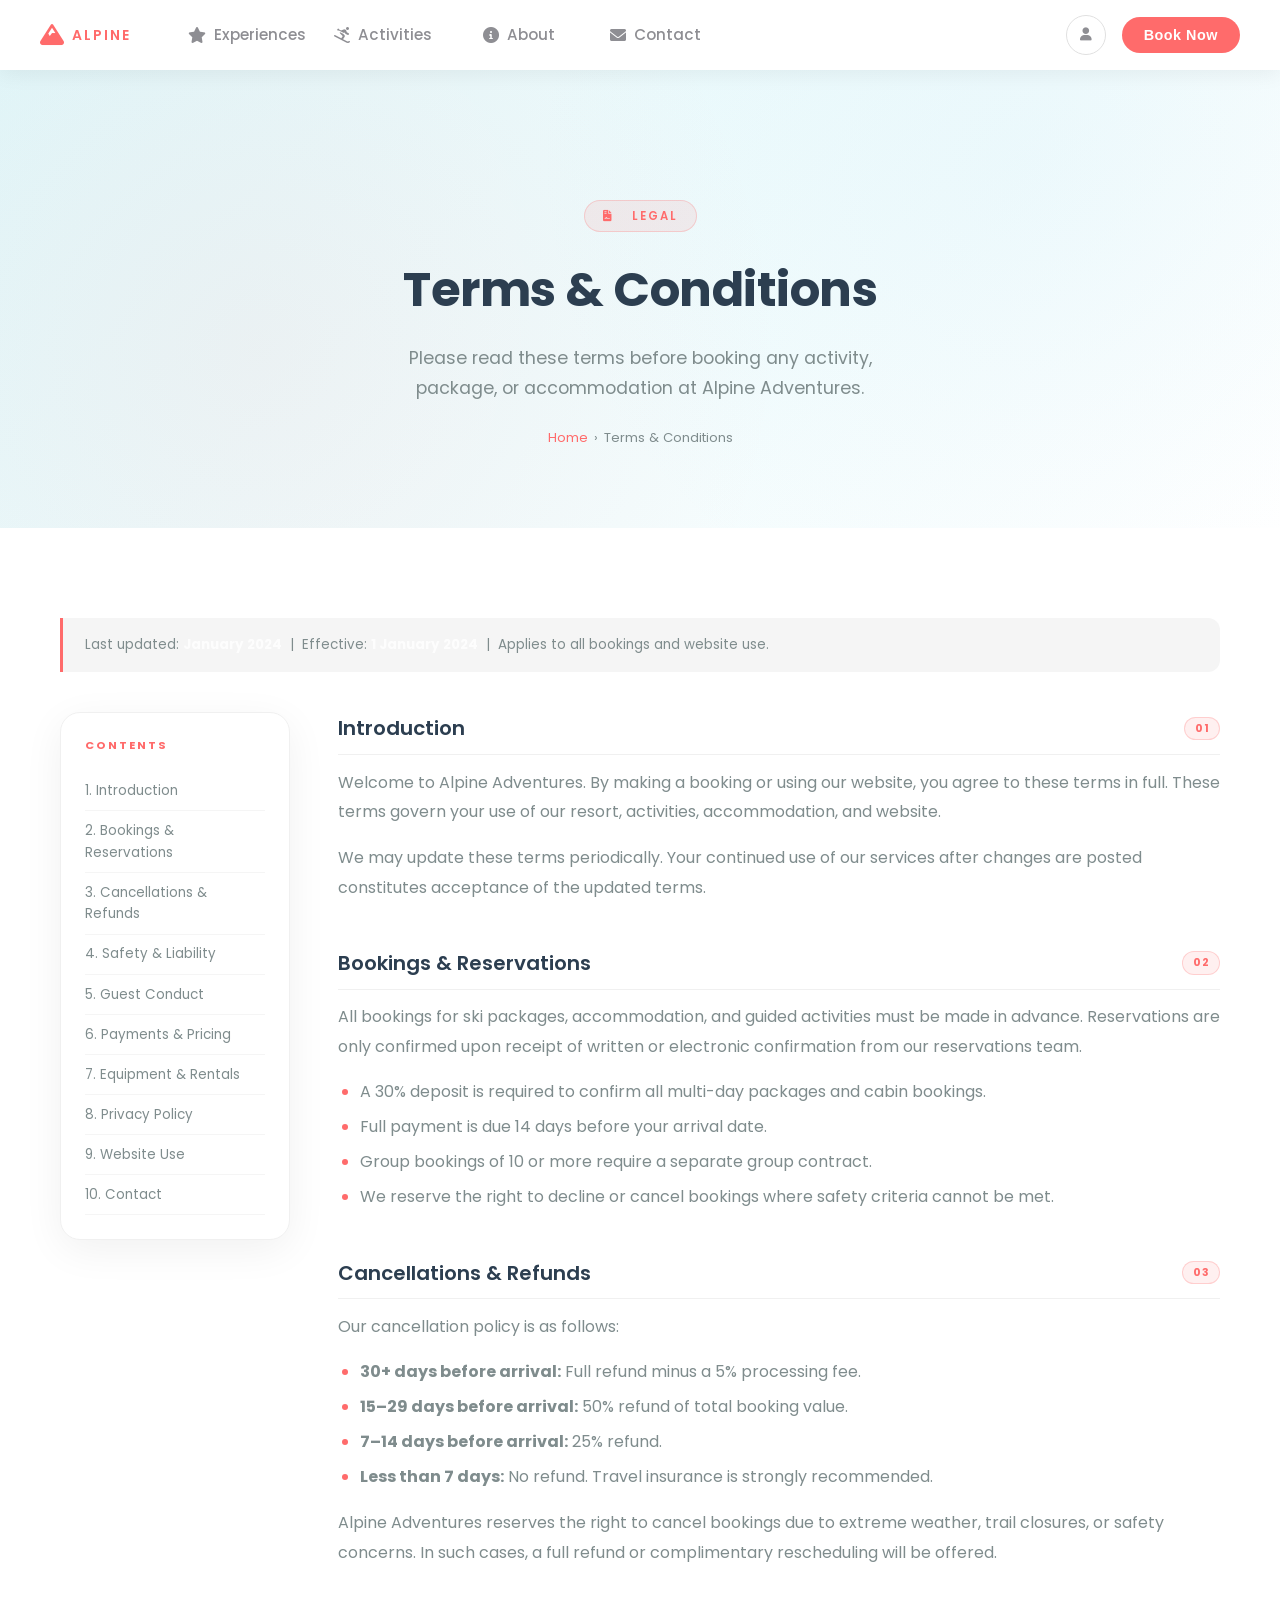
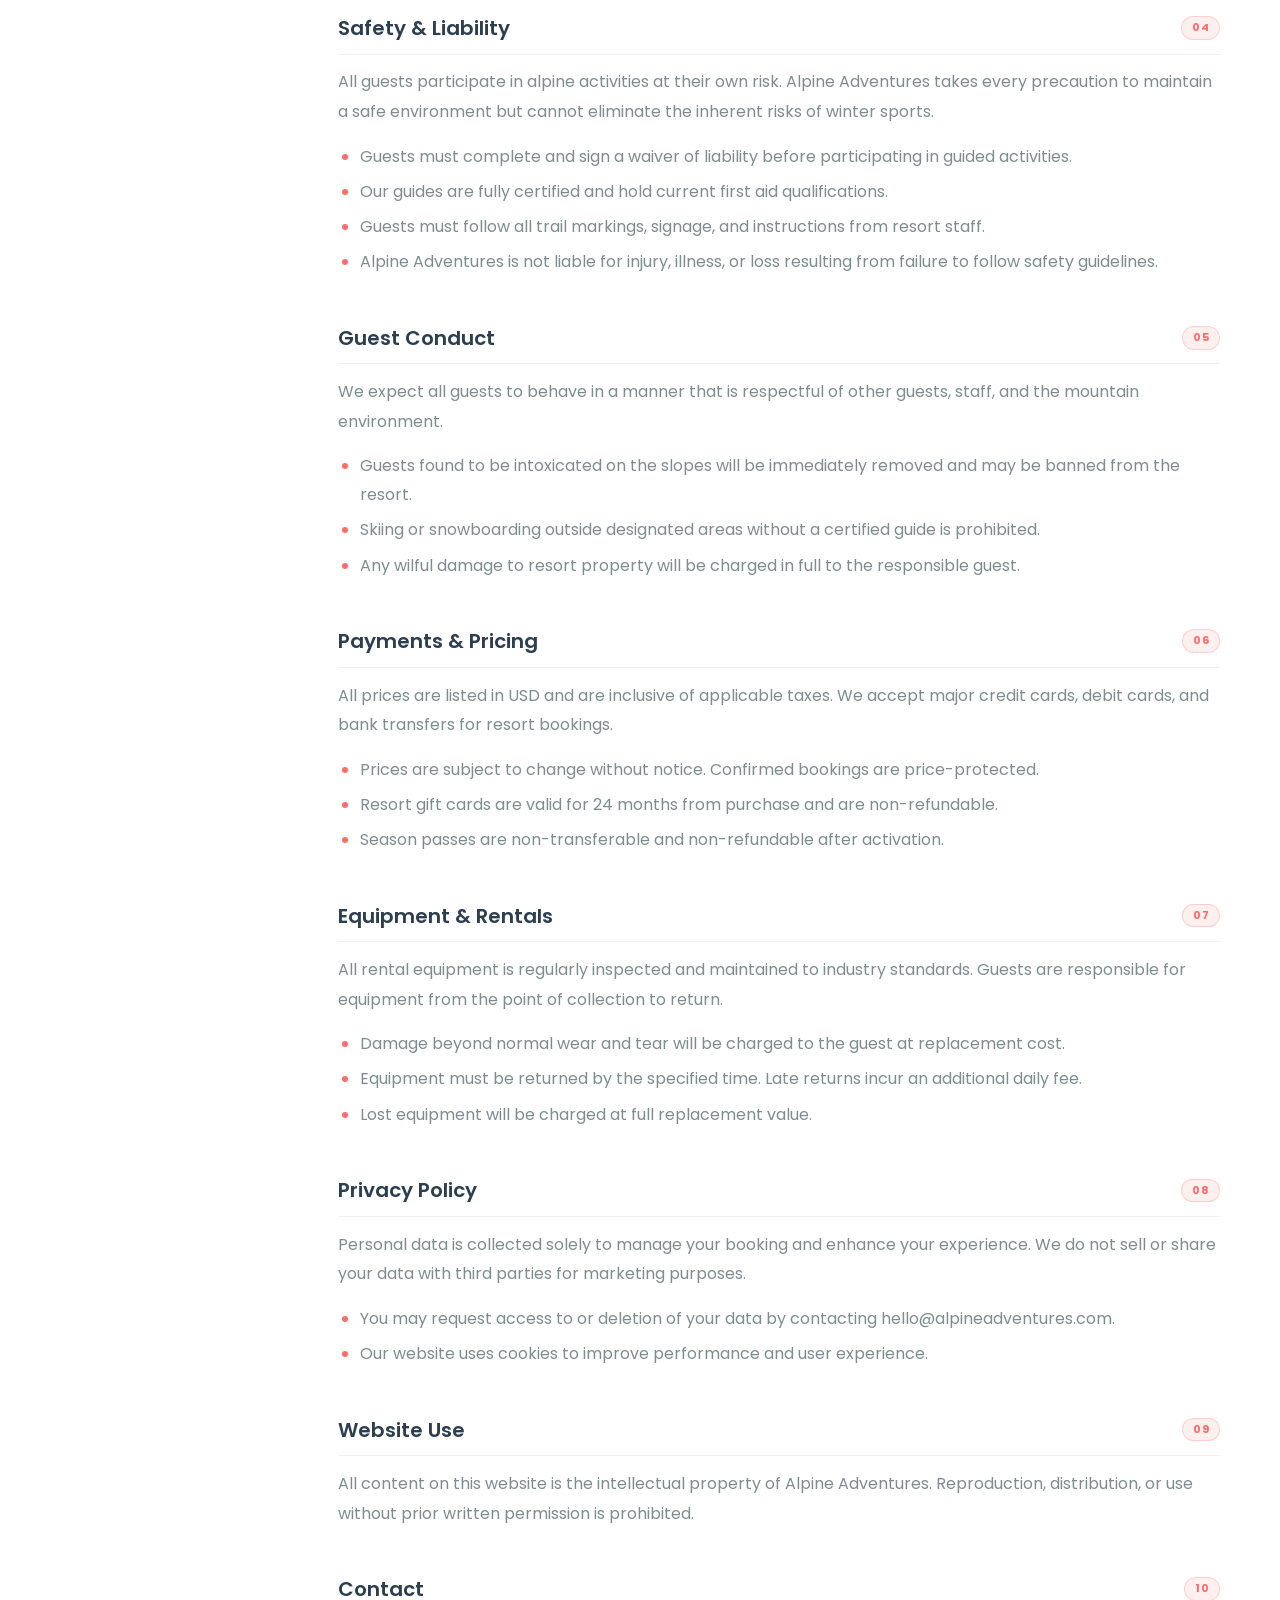
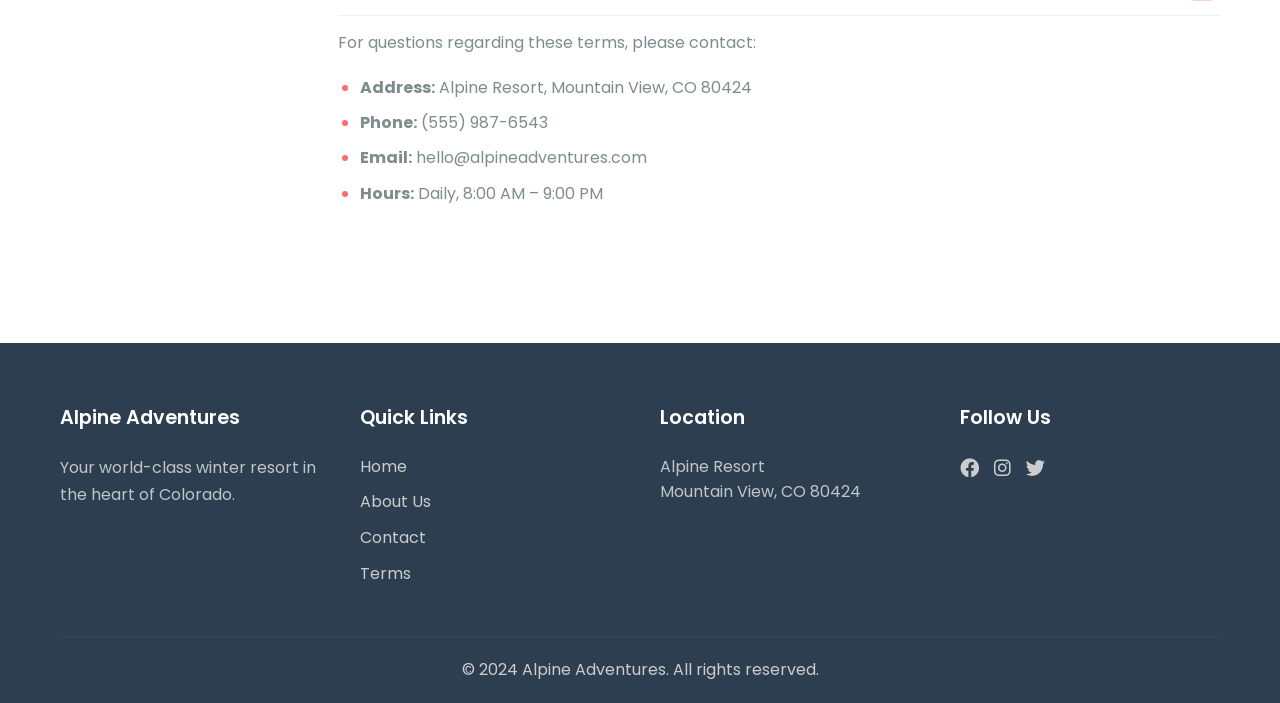
<file: Terms & Condition.html>
<!DOCTYPE html>
<html lang="en">
<head>
  <meta charset="UTF-8" />
  <meta name="viewport" content="width=device-width, initial-scale=1.0" />
  <title>Terms &amp; Conditions – Alpine Adventures</title>
  <link rel="stylesheet" href="./CSS/Styles.css" />
  <link href="https://fonts.googleapis.com/css2?family=Poppins:wght@300;400;500;600;700;800&display=swap" rel="stylesheet" />
  <link href="https://cdnjs.cloudflare.com/ajax/libs/font-awesome/6.0.0/css/all.min.css" rel="stylesheet" />
  <link rel="stylesheet" href="./CSS/Styles-additions.css">
</head>
<body>

  <!-- NAV -->
  <nav class="top-nav nav__menu">
    <div class="top-nav-inner">
      <div class="menu-nav">
        <div class="logo" onclick="location.href='./Index.html'">
          <i class="fas fa-mountain"></i>
          <span class="logo-text horizontal">ALPINE</span>
        </div>
        <ul class="nav-menu horizontal">
          <li><a href="./Index.html#experiences"><i class="fas fa-star"></i><span class="nav-text">Experiences</span></a></li>
          <li><a href="./Index.html#activities"><i class="fas fa-skiing"></i><span class="nav-text">Activities</span></a></li>
          <li><a href="./about.html"><i class="fas fa-info-circle"></i><span class="nav-text">About</span></a></li>
          <li><a href="./contact.html"><i class="fas fa-envelope"></i><span class="nav-text">Contact</span></a></li>
        </ul>
      </div>
      <div class="nav-actions">
        <button class="login-btn" aria-label="Login"><i class="fas fa-user"></i></button>
        <button class="book-btn">Book Now</button>
      </div>
    </div>
  </nav>

  <main class="main-content">

    <!-- PAGE HERO -->
    <section class="page-hero">
      <div class="page-hero-inner container">
        <div class="page-hero-tag"><i class="fas fa-file-contract"></i>&nbsp; Legal</div>
        <h1>Terms &amp; Conditions</h1>
        <p>Please read these terms before booking any activity, package, or accommodation at Alpine Adventures.</p>
        <div class="breadcrumb">
          <a href="./Index.html">Home</a><span>&rsaquo;</span>Terms &amp; Conditions
        </div>
      </div>
    </section>

    <!-- TERMS -->
    <section class="inner-section">
      <div class="container">

        <div class="terms-meta">
          Last updated: <strong style="color:rgba(255,255,255,0.8)">January 2024</strong> &nbsp;|&nbsp;
          Effective: <strong style="color:rgba(255,255,255,0.8)">1 January 2024</strong> &nbsp;|&nbsp;
          Applies to all bookings and website use.
        </div>

        <div class="terms-layout">

          <aside class="terms-toc">
            <h4>Contents</h4>
            <ul>
              <li><a href="#intro"         class="toc-active">1. Introduction</a></li>
              <li><a href="#bookings">2. Bookings &amp; Reservations</a></li>
              <li><a href="#cancellations">3. Cancellations &amp; Refunds</a></li>
              <li><a href="#safety">4. Safety &amp; Liability</a></li>
              <li><a href="#conduct">5. Guest Conduct</a></li>
              <li><a href="#payments">6. Payments &amp; Pricing</a></li>
              <li><a href="#equipment">7. Equipment &amp; Rentals</a></li>
              <li><a href="#privacy">8. Privacy Policy</a></li>
              <li><a href="#website">9. Website Use</a></li>
              <li><a href="#contact-terms">10. Contact</a></li>
            </ul>
          </aside>

          <div class="terms-content">

            <div class="terms-block" id="intro">
              <h3>Introduction <span class="terms-num">01</span></h3>
              <p>Welcome to Alpine Adventures. By making a booking or using our website, you agree to these terms in full. These terms govern your use of our resort, activities, accommodation, and website.</p>
              <p>We may update these terms periodically. Your continued use of our services after changes are posted constitutes acceptance of the updated terms.</p>
            </div>

            <div class="terms-block" id="bookings">
              <h3>Bookings &amp; Reservations <span class="terms-num">02</span></h3>
              <p>All bookings for ski packages, accommodation, and guided activities must be made in advance. Reservations are only confirmed upon receipt of written or electronic confirmation from our reservations team.</p>
              <ul>
                <li>A 30% deposit is required to confirm all multi-day packages and cabin bookings.</li>
                <li>Full payment is due 14 days before your arrival date.</li>
                <li>Group bookings of 10 or more require a separate group contract.</li>
                <li>We reserve the right to decline or cancel bookings where safety criteria cannot be met.</li>
              </ul>
            </div>

            <div class="terms-block" id="cancellations">
              <h3>Cancellations &amp; Refunds <span class="terms-num">03</span></h3>
              <p>Our cancellation policy is as follows:</p>
              <ul>
                <li><strong>30+ days before arrival:</strong> Full refund minus a 5% processing fee.</li>
                <li><strong>15–29 days before arrival:</strong> 50% refund of total booking value.</li>
                <li><strong>7–14 days before arrival:</strong> 25% refund.</li>
                <li><strong>Less than 7 days:</strong> No refund. Travel insurance is strongly recommended.</li>
              </ul>
              <p>Alpine Adventures reserves the right to cancel bookings due to extreme weather, trail closures, or safety concerns. In such cases, a full refund or complimentary rescheduling will be offered.</p>
            </div>

            <div class="terms-block" id="safety">
              <h3>Safety &amp; Liability <span class="terms-num">04</span></h3>
              <p>All guests participate in alpine activities at their own risk. Alpine Adventures takes every precaution to maintain a safe environment but cannot eliminate the inherent risks of winter sports.</p>
              <ul>
                <li>Guests must complete and sign a waiver of liability before participating in guided activities.</li>
                <li>Our guides are fully certified and hold current first aid qualifications.</li>
                <li>Guests must follow all trail markings, signage, and instructions from resort staff.</li>
                <li>Alpine Adventures is not liable for injury, illness, or loss resulting from failure to follow safety guidelines.</li>
              </ul>
            </div>

            <div class="terms-block" id="conduct">
              <h3>Guest Conduct <span class="terms-num">05</span></h3>
              <p>We expect all guests to behave in a manner that is respectful of other guests, staff, and the mountain environment.</p>
              <ul>
                <li>Guests found to be intoxicated on the slopes will be immediately removed and may be banned from the resort.</li>
                <li>Skiing or snowboarding outside designated areas without a certified guide is prohibited.</li>
                <li>Any wilful damage to resort property will be charged in full to the responsible guest.</li>
              </ul>
            </div>

            <div class="terms-block" id="payments">
              <h3>Payments &amp; Pricing <span class="terms-num">06</span></h3>
              <p>All prices are listed in USD and are inclusive of applicable taxes. We accept major credit cards, debit cards, and bank transfers for resort bookings.</p>
              <ul>
                <li>Prices are subject to change without notice. Confirmed bookings are price-protected.</li>
                <li>Resort gift cards are valid for 24 months from purchase and are non-refundable.</li>
                <li>Season passes are non-transferable and non-refundable after activation.</li>
              </ul>
            </div>

            <div class="terms-block" id="equipment">
              <h3>Equipment &amp; Rentals <span class="terms-num">07</span></h3>
              <p>All rental equipment is regularly inspected and maintained to industry standards. Guests are responsible for equipment from the point of collection to return.</p>
              <ul>
                <li>Damage beyond normal wear and tear will be charged to the guest at replacement cost.</li>
                <li>Equipment must be returned by the specified time. Late returns incur an additional daily fee.</li>
                <li>Lost equipment will be charged at full replacement value.</li>
              </ul>
            </div>

            <div class="terms-block" id="privacy">
              <h3>Privacy Policy <span class="terms-num">08</span></h3>
              <p>Personal data is collected solely to manage your booking and enhance your experience. We do not sell or share your data with third parties for marketing purposes.</p>
              <ul>
                <li>You may request access to or deletion of your data by contacting hello@alpineadventures.com.</li>
                <li>Our website uses cookies to improve performance and user experience.</li>
              </ul>
            </div>

            <div class="terms-block" id="website">
              <h3>Website Use <span class="terms-num">09</span></h3>
              <p>All content on this website is the intellectual property of Alpine Adventures. Reproduction, distribution, or use without prior written permission is prohibited.</p>
            </div>

            <div class="terms-block" id="contact-terms">
              <h3>Contact <span class="terms-num">10</span></h3>
              <p>For questions regarding these terms, please contact:</p>
              <ul>
                <li><strong>Address:</strong> Alpine Resort, Mountain View, CO 80424</li>
                <li><strong>Phone:</strong> (555) 987-6543</li>
                <li><strong>Email:</strong> hello@alpineadventures.com</li>
                <li><strong>Hours:</strong> Daily, 8:00 AM – 9:00 PM</li>
              </ul>
            </div>

          </div>
        </div>
      </div>
    </section>

    <!-- FOOTER -->
    <footer class="footer">
      <div class="container">
        <div class="footer-content">
          <div class="footer-section">
            <h3>Alpine Adventures</h3>
            <p style="color:rgba(255,255,255,0.7);line-height:1.7">Your world-class winter resort in the heart of Colorado.</p>
          </div>
          <div class="footer-section">
            <h3>Quick Links</h3>
            <ul>
              <li><a href="./Index.html">Home</a></li>
              <li><a href="./about.html">About Us</a></li>
              <li><a href="./contact.html">Contact</a></li>
              <li><a href="./terms.html">Terms</a></li>
            </ul>
          </div>
          <div class="footer-section">
            <h3>Location</h3>
            <p style="color:rgba(255,255,255,0.7)">Alpine Resort<br/>Mountain View, CO 80424</p>
          </div>
          <div class="footer-section">
            <h3>Follow Us</h3>
            <div class="footer-social">
              <a href="#"><i class="fab fa-facebook"></i></a>
              <a href="#"><i class="fab fa-instagram"></i></a>
              <a href="#"><i class="fab fa-twitter"></i></a>
            </div>
          </div>
        </div>
        <div class="footer-bottom">
          <p>&copy; 2024 Alpine Adventures. All rights reserved.</p>
        </div>
      </div>
    </footer>

  </main>
  <script src="./JS/Index.js"></script>
  <script>
    document.body.classList.add("loaded");
    const blocks = document.querySelectorAll(".terms-block");
    const tocLinks = document.querySelectorAll(".terms-toc a");
    window.addEventListener("scroll", () => {
      let current = "";
      blocks.forEach(b => { if (window.scrollY >= b.offsetTop - 130) current = b.id; });
      tocLinks.forEach(a => a.classList.toggle("toc-active", a.getAttribute("href") === "#" + current));
    });
  </script>
</body>
</html>
</file>
<file: CSS/Styles.css>
* {
  margin: 0;
  padding: 0;
  box-sizing: border-box;
}

:root {
  --primary-color: #e0f7fa;
  --accent-color: #ff6b6b;
  --sky-blue: #87ceeb;
  --warm-grey: #8e8e93;
  --dark-bg: #1a1a1a;
  --white: #ffffff;
  --text-dark: #2c3e50;
  --text-light: #7f8c8d;
  --white-smoke: #f5f5f5;
  --sidebar-width: 80px;
}

body {
  font-family: "Poppins", sans-serif;
  line-height: 1.6;
  color: var(--text-dark);
  overflow-x: hidden;
}

/* NAV WRAPPER */
.top-nav {
  position: fixed;
  top: 0;
  left: 0;
  width: 100%;
  height: 70px;
  background: rgba(255, 255, 255, 0.95);
  backdrop-filter: blur(10px);
  z-index: 1000;
  box-shadow: 0 4px 20px rgba(0, 0, 0, 0.06);
}

.nav-actions {
  display: flex;
  align-items: center;
  gap: 16px;
}

.login-btn {
  width: 40px;
  height: 40px;
  border-radius: 50%;
  border: 1px solid #e0e0e0;
  background: transparent;
  cursor: pointer;

  display: flex;
  align-items: center;
  justify-content: center;

  color: var(--warm-grey);
  transition: all 0.25s ease;
}

.login-btn:hover {
  color: var(--accent-color);
  border-color: var(--accent-color);
}

/* Book Now CTA */
.book-btn {
  padding: 10px 22px;
  border-radius: 24px;
  border: none;
  cursor: pointer;

  background: var(--accent-color);
  color: #fff;
  font-weight: 600;
  font-size: 0.9rem;
  letter-spacing: 0.5px;

  transition: transform 0.25s ease, box-shadow 0.25s ease;
}

.book-btn:hover {
  transform: translateY(-2px);
  box-shadow: 0 8px 24px rgba(255, 107, 107, 0.35);
}

/* NAV INNER CONTAINER */
.top-nav-inner {
  max-width: 100%;
  height: 100%;
  /*margin: 0 auto;*/
  padding: 0 40px;
  display: flex;
  align-items: center;
  justify-content: space-between;
}

/* =========================================================
   LOGO
   ========================================================= */

.top-nav .logo {
  display: flex;
  align-items: center;
  gap: 8px;
  color: var(--accent-color);
}

.top-nav .logo i {
  font-size: 24px;
}

.top-nav .logo-text {
  font-size: 14px;
  font-weight: 600;
  letter-spacing: 2px;
  writing-mode: horizontal-tb;
}

.top-nav .logo:hover {
  cursor: pointer;
}

/* =========================================================
   NAVIGATION MENU
   ========================================================= */

.top-nav .nav-menu {
  display: flex;
  gap: 6rem;
  list-style: none;
  margin: 0;
  padding: 0;
}

.menu-nav {
  display: flex;
  justify-content: space-between;
  gap: 6rem;
}

.nav-menu a {
  gap: 8px;
  padding: 0 14px;
  width: auto;
}

.nav-text {
  font-size: 0.95rem;
  font-weight: 500;
  white-space: nowrap;
}

.top-nav .nav-menu li {
  display: flex;
}

/* NAV LINKS */
.top-nav .nav-menu a {
  width: 40px;
  height: 40px;

  display: flex;
  align-items: center;
  justify-content: center;

  color: var(--warm-grey);
  text-decoration: none;
  border-radius: 10px;

  transition: background 0.25s ease, color 0.25s ease;
  position: relative;
}

/* HOVER + ACTIVE */
.top-nav .nav-menu a:hover,
.top-nav .nav-menu a.active-link {
  background: var(--primary-color);
  color: var(--accent-color);
}

/* ACTIVE UNDERLINE */
.top-nav .nav-menu a.active-link::after {
  content: "";
  position: absolute;
  bottom: -10px;
  left: 50%;
  transform: translateX(-50%);
  width: 60%;
  height: 3px;
  background: var(--accent-color);
  border-radius: 3px;
}

/* =========================================================
   SOCIAL ICONS
   ========================================================= */

.top-nav .social-icons {
  display: flex;
  gap: 18px;
}

.top-nav .social-icons a {
  font-size: 18px;
  color: var(--warm-grey);
  transition: color 0.25s ease, transform 0.25s ease;
}

.top-nav .social-icons a:hover {
  color: var(--accent-color);
  transform: translateY(-2px);
}

/* =========================================================
   TOOLTIP SUPPORT (UNCHANGED, SAFE)
   ========================================================= */

[data-tooltip] {
  position: relative;
}

[data-tooltip]:hover::after {
  content: attr(data-tooltip);
  position: absolute;
  top: 50%;
  left: 50%;
  transform: translate(-50%, -130%);
  background: #1a1a1a;
  color: #fff;
  padding: 6px 10px;
  border-radius: 6px;
  font-size: 12px;
  white-space: nowrap;
  pointer-events: none;
  opacity: 0;
  animation: fadeIn 0.2s ease forwards;
}

@keyframes fadeIn {
  to {
    opacity: 1;
  }
}

/* =========================================================
   PAGE OFFSET (IMPORTANT)
   ========================================================= */

.main-content {
  padding-top: 70px;
}

/* =========================================================
   MOBILE BEHAVIOR (SAFE DEFAULT)
   ========================================================= */

@media (max-width: 768px) {
  .top-nav-inner {
    padding: 0 20px;
  }

  .top-nav .nav-menu {
    gap: 16px;
  }
}

/* Tooltip */
[data-tooltip] {
  position: relative;
}

[data-tooltip]:hover::after {
  content: attr(data-tooltip);
  position: absolute;
  left: 100%;
  top: 50%;
  transform: translateY(-50%);
  background: var(--dark-bg);
  color: var(--white);
  padding: 8px 12px;
  border-radius: 6px;
  font-size: 12px;
  white-space: nowrap;
  margin-left: 10px;
  z-index: 1001;
  opacity: 0;
  animation: fadeIn 0.3s ease forwards;
}

[data-tooltip]:hover::before {
  content: "";
  position: absolute;
  left: 100%;
  top: 50%;
  transform: translateY(-50%);
  border: 5px solid transparent;
  border-right-color: var(--dark-bg);
  margin-left: 5px;
  z-index: 1001;
  opacity: 0;
  animation: fadeIn 0.3s ease forwards;
}

@keyframes fadeIn {
  to {
    opacity: 1;
  }
}

/* Main Content */
/*.main-content {
  margin-left: var(--sidebar-width);
  min-height: 100vh;
}*/

.main-content {
  padding-top: 70px;
}

.container {
  max-width: 1200px;
  margin: 0 auto;
  padding: 0 20px;
}

/* Hero Section */
.hero {
  min-height: 100vh;
  display: flex;
  align-items: center;
  background: linear-gradient(
    135deg,
    var(--primary-color) 50%,
    var(--white) 100%
  );
  padding: 0 40px;
}

.hero-content {
  display: grid;
  grid-template-columns: 1fr 1fr;
  gap: 60px;
  align-items: center;
  max-width: 1200px;
  margin: 0 auto;
  width: 100%;
}

.hero-text {
  animation: slideInLeft 1s ease;
}

.hero-title {
  font-size: 3.5rem;
  font-weight: 700;
  line-height: 1.2;
  margin-bottom: 20px;
  color: var(--text-dark);
}

.hero-description {
  font-size: 1.2rem;
  color: var(--text-light);
  margin-bottom: 30px;
  line-height: 1.6;
}

.cta-button {
  padding: 15px 30px;
  font-size: 1.1rem;
  font-weight: 600;
  border: none;
  border-radius: 50px;
  cursor: pointer;
  transition: all 0.3s ease;
  text-transform: uppercase;
  letter-spacing: 1px;
}

.cta-button.primary {
  background: var(--accent-color);
  color: var(--white);
}

.cta-button.primary:hover {
  background: #ff5252;
  transform: translateY(-2px);
  box-shadow: 0 10px 30px rgba(255, 107, 107, 0.3);
}

.hero-visual {
  animation: slideInRight 1s ease;
}

.hero-visual img {
  transform-origin: center;
  animation: heroZoom 1.2s ease forwards;
}

@keyframes heroZoom {
  from {
    transform: scale(1.08);
  }
  to {
    transform: scale(1);
  }
}

.hero-image {
  width: 100%;
  height: 500px;
  object-fit: cover;
  border-radius: 20px;
  box-shadow: 0 20px 60px rgba(0, 0, 0, 0.1);
  transition: transform 0.3s ease;
}

/*.hero-image:hover {
  transform: scale(1.05);
}*/

/* =========================================================
   EXPERIENCE — HORIZONTAL SCROLL WITH DOTS
   ========================================================= */

.experiences {
  padding: 100px 0;
  background: linear-gradient(235deg, var(--white-smoke));
  position: relative;
  overflow: hidden;
}

.section-title {
  text-align: center;
  font-size: 2.5rem;
  font-weight: 600;
  margin-bottom: 60px;
  color: var(--text-dark);
}

/* Scroll Track */

.experience-track {
  display: flex;
  gap: 30px;
  overflow-x: auto;
  scroll-behavior: smooth;
  scroll-snap-type: x mandatory;
  padding: 30px;
}

/* Hide scrollbar */
.experience-track::-webkit-scrollbar {
  display: none;
}

/* Cards — wider */
.experience-card {
  min-width: 360px;
  flex-shrink: 0;
  scroll-snap-align: start;
  background: var(--white);
  padding: 25px 20px;
  border-radius: 20px;
  text-align: center;
  border: 1px solid #f0f0f0;
  transition: transform 0.3s ease, box-shadow 0.3s ease;
}

.experiences::before,
.experiences::after {
  content: "";
  position: absolute;
  top: 0;
  width: 80px;
  height: 100%;
  pointer-events: none;
  z-index: 2;
}

/* Left fade */
.experiences::before {
  left: 0;
  background: linear-gradient(
    to right,
    rgba(245, 245, 245, 1),
    rgba(245, 245, 245, 0)
  );
}

/* Right fade */
.experiences::after {
  right: 0;
  background: linear-gradient(
    to left,
    rgba(245, 245, 245, 1),
    rgba(245, 245, 245, 0)
  );
}

.experience-viewport {
  position: relative;
  overflow: hidden;
}

/* shared shadow base */
.experience-viewport::before,
.experience-viewport::after {
  content: "";
  position: absolute;
  top: 0;
  width: 60px;
  height: 100%;
  z-index: 3;
  pointer-events: none;
}

/* LEFT shadow */
.experience-viewport::before {
  left: 0;
  background: linear-gradient(to right, rgba(0, 0, 0, 0.08), rgba(0, 0, 0, 0));
}

/* RIGHT shadow */
.experience-viewport::after {
  right: 0;
  background: linear-gradient(to left, rgba(0, 0, 0, 0.08), rgba(0, 0, 0, 0));
}

.experience-card:hover {
  transform: translateY(-6px) scale(1.03);
  box-shadow: 0 20px 60px rgba(20, 20, 20, 0.15);
}

/* Icon */
.card-icon {
  width: 80px;
  height: 80px;
  background: linear-gradient(135deg, var(--accent-color), #ff8a80);
  border-radius: 50%;
  display: flex;
  align-items: center;
  justify-content: center;
  margin: 0 auto 20px;
  color: var(--white);
  font-size: 2rem;
}

/* Text */
.experience-card h3 {
  font-size: 1.5rem;
  font-weight: 600;
  margin-bottom: 15px;
  color: var(--text-dark);
}

.experience-card p {
  color: var(--text-light);
  margin-bottom: 25px;
  line-height: 1.6;
}

/* CTA */
.learn-more {
  color: var(--accent-color);
  text-decoration: none;
  font-weight: 600;
  text-transform: uppercase;
  letter-spacing: 1px;
  font-size: 0.9rem;
}

.learn-more:hover {
  color: #ff5252;
}

/* =========================================================
   PAGINATION DOTS
   ========================================================= */

.experience-dots {
  display: flex;
  justify-content: center;
  gap: 10px;
  margin-top: 20px;
}

.experience-dot {
  width: 10px;
  height: 10px;
  border-radius: 50%;
  background: #d0d0d0;
  cursor: pointer;
  transition: background 0.3s ease, transform 0.3s ease;
}

.experience-dot.active {
  background: var(--accent-color);
  transform: scale(1.3);
}

/* =========================================================
   RESPONSIVE
   ========================================================= */

@media (max-width: 768px) {
  .experience-card {
    min-width: 300px;
  }
}

/* =========================================================
   ACTIVITIES — HORIZONTAL SCROLL WITH DOTS
   ========================================================= */

.activities {
  padding: 100px 0;
  background: linear-gradient(
    135deg,
    var(--primary-color) 50%,
    var(--white) 100%
  );
}

/* Scroll Track */
.activities-track {
  display: flex;
  gap: 30px;
  margin: 10px;
  overflow-x: auto;
  scroll-behavior: smooth;
  scroll-snap-type: x mandatory;

  padding-bottom: 30px;
}

/* Hide scrollbar */
.activities-track::-webkit-scrollbar {
  display: none;
}

/* Activity Card */
.activity-card {
  position: relative;
  min-width: 400px; /* controls 2.5 cards */
  margin: 10px;
  height: 400px;
  flex-shrink: 0;
  scroll-snap-align: start;
  border-radius: 20px;
  overflow: hidden;
  cursor: pointer;
  transition: transform 0.3s ease, box-shadow 0.3s ease;
  will-change: transform;
}

.activity-card:hover {
  transform: translateY(-8px) scale(1);
  box-shadow: 0 20px 40px rgba(0, 0, 0, 0.2);
}

/* Featured (Top Pick) — subtle emphasis */
.main-activity {
  outline: 2px solid rgba(255, 107, 107, 0.3);
}

/* Image */
.activity-card img {
  width: 100%;
  height: 100%;
  object-fit: cover;
  transition: transform 0.6s ease;
}

.activity-card:hover img {
  transform: scale(1);
}

/* Overlay */
.card-overlay {
  position: absolute;
  bottom: 0;
  left: 0;
  right: 0;

  background: linear-gradient(transparent, rgba(0, 0, 0, 0.85));
  color: var(--white);
  padding: 30px;

  transform: translateY(20px);
  transition: transform 0.3s ease;
}

.activity-card:hover .card-overlay {
  transform: translateY(0);
}

.card-overlay h3 {
  font-size: 1.8rem;
  font-weight: 600;
  margin-bottom: 10px;
}

.card-overlay h4 {
  font-size: 1.2rem;
  font-weight: 500;
}

/* Badge */
.featured-badge {
  position: absolute;
  top: -10px;
  right: 20px;
  background: var(--accent-color);
  color: var(--white);
  padding: 5px 15px;
  border-radius: 20px;
  font-size: 0.8rem;
  font-weight: 600;
  text-transform: uppercase;
  letter-spacing: 1px;
}

/* =========================================================
   DOT PAGINATION
   ========================================================= */

.activities-dots {
  display: flex;
  justify-content: center;
  gap: 10px;
  margin-top: 20px;
}

.activities-dot {
  width: 10px;
  height: 10px;
  border-radius: 50%;
  background: #d0d0d0;
  cursor: pointer;
  transition: background 0.3s ease, transform 0.3s ease;
}

.activities-dot.active {
  background: var(--accent-color);
  transform: scale(1.3);
}

/* =========================================================
   RESPONSIVE
   ========================================================= */

@media (max-width: 768px) {
  .activity-card {
    min-width: 300px;
    height: 420px;
  }
}

/* Testimonials */
.testimonials {
  padding: 100px 0;
  background: linear-gradient(235deg, var(--white-smoke));
}

.testimonials-grid {
  display: grid;
  grid-template-columns: repeat(3, 1fr);
  gap: 30px;
  align-items: start;
}

.testimonial-card {
  background: var(--white);
  padding: 40px 30px;
  border-radius: 20px;
  text-align: center;
  box-shadow: 0 10px 40px rgba(0, 0, 0, 0.1);
  transition: all 0.3s ease;
  border: 1px solid #f0f0f0;
}

.testimonial-card.offset {
  margin-top: 40px;
}

.testimonial-card:hover {
  transform: translateY(-5px);
  box-shadow: 0 20px 60px rgba(0, 0, 0, 0.15);
}

.testimonial-avatar {
  width: 80px;
  height: 80px;
  border-radius: 50%;
  margin: 0 auto 20px;
  object-fit: cover;
  border: 4px solid var(--primary-color);
}

.stars {
  margin-bottom: 20px;
  color: #ffd700;
}

.testimonial-card p {
  font-style: italic;
  color: var(--text-light);
  margin-bottom: 20px;
  line-height: 1.6;
}

.testimonial-card h4 {
  font-weight: 600;
  color: var(--text-dark);
}

/* CTA Section */
.cta-section {
  padding: 80px 0;
  position: relative;
  overflow: hidden;
  /*background-image: url("./assets/images/cta/Flux_Dev_Excited_travelers_preparing_for_a_ski_adventure_smili_1.jpg");
  background-repeat: no-repeat;
  background-size: cover;
  background-size: 100% 100%;*/
  background: var(--dark-bg);
  text-align: center;
  color: var(--white);
}

.cta-section::before {
  content: "";
  position: absolute;
  inset: 0;
  background: radial-gradient(
    circle at 30% 30%,
    rgba(255, 255, 255, 0.08),
    transparent 60%
  );
  pointer-events: none;
}

.cta-section h2 {
  font-size: 2.5rem;
  font-weight: 600;
  margin-bottom: 20px;
}

.cta-section p {
  font-size: 1.2rem;
  margin-bottom: 40px;
  color: #ccc;
}

.cta-button.glow {
  background: var(--accent-color);
  color: var(--white);
  box-shadow: 0 0 30px rgba(255, 107, 107, 0.5);
  animation: pulse 2s infinite;
}

.cta-button.glow:hover {
  background: #ff5252;
  box-shadow: 0 0 50px rgba(255, 107, 107, 0.8);
  transform: translateY(-2px);
}

.mobile-menu-toggle {
  position: fixed;
  top: 20px;
  left: 20px;
  z-index: 1001;
}

@keyframes pulse {
  0%,
  100% {
    box-shadow: 0 0 30px rgba(255, 107, 107, 0.5);
  }
  50% {
    box-shadow: 0 0 50px rgba(255, 107, 107, 0.8);
  }
}

/* Footer */
.footer {
  background: #2c3e50;
  color: var(--white);
  padding: 60px 0 20px;
}

.footer-content {
  display: grid;
  grid-template-columns: repeat(4, 1fr);
  gap: 40px;
  margin-bottom: 40px;
}

.footer-section h3 {
  font-size: 1.2rem;
  font-weight: 600;
  margin-bottom: 20px;
  color: var(--white);
}

.footer-section {
  display: flex;
  flex-direction: column;
  align-items: flex-start;
  column-gap: 40px;
}

.newsletter {
  display: block;
  align-items: center;
}

.newsletter-input {
  flex: 1;
  padding: 12px;
  border: none;
  border-radius: 25px;
  background: rgba(255, 255, 255, 0.1);
  color: var(--white);
  font-size: 0.9rem;
  margin-bottom: 1rem;
  margin-left: 1rem;
}

.newsletter-input::placeholder {
  color: #ccc;
}

.newsletter-btn {
  padding: 12px 20px;
  background: var(--accent-color);
  color: var(--white);
  border: none;
  border-radius: 25px;
  cursor: pointer;
  font-weight: 600;
  transition: all 0.3s ease;
  margin-left: 3rem;
}

.newsletter-btn:hover {
  background: #ff5252;
}

.footer-section ul {
  list-style: none;
}

.footer-section ul li {
  margin-bottom: 10px;
}

.footer-section ul li a {
  color: #ccc;
  text-decoration: none;
  transition: color 0.3s ease;
}

.footer-section ul li a:hover {
  color: var(--white);
}

.location-info {
  display: flex;
  align-items: flex-start;
  gap: 10px;
}

.location-info i {
  color: var(--accent-color);
  margin-top: 5px;
}

.footer-social {
  display: flex;
  gap: 15px;
}

.footer-social a {
  color: #ccc;
  font-size: 1.2rem;
  transition: all 0.3s ease;
}

.footer-social a:hover {
  color: var(--accent-color);
  transform: translateY(-2px);
}

.footer-bottom {
  text-align: center;
  padding-top: 20px;
  border-top: 1px solid #34495e;
  color: #ccc;
}

.reveal {
  opacity: 0;
  transform: translateY(40px);
  transition: opacity 0.8s ease, transform 0.8s cubic-bezier(0.2, 0.8, 0.2, 1);
}

.reveal.visible {
  opacity: 1;
  transform: translateY(0);
}

/* Stagger helpers */
.stagger > * {
  transition-delay: calc(var(--i) * 120ms);
}

/* Subtle float for depth */
.float {
  animation: float 6s ease-in-out infinite;
}

@keyframes float {
  0%,
  100% {
    transform: translateY(0);
  }
  50% {
    transform: translateY(-10px);
  }
}

/* Animations */
@keyframes slideInLeft {
  from {
    opacity: 0;
    transform: translateX(-50px);
  }
  to {
    opacity: 1;
    transform: translateX(0);
  }
}

@keyframes slideInRight {
  from {
    opacity: 0;
    transform: translateX(50px);
  }
  to {
    opacity: 1;
    transform: translateX(0);
  }
}

/* Responsive Design */
@media (max-width: 768px) {
  .sidebar {
    transform: translateX(-100%);
    transition: transform 0.3s ease;
  }

  .sidebar.active {
    transform: translateX(0);
  }

  .main-content {
    margin-left: 0;
  }

  .hero-content {
    grid-template-columns: 1fr;
    gap: 40px;
    text-align: center;
  }

  .hero-title {
    font-size: 2.5rem;
  }

  .activities-grid {
    grid-template-columns: 1fr;
    grid-template-rows: repeat(5, 300px);
    height: auto;
  }

  .main-activity {
    grid-row: 1;
  }

  .testimonials-grid {
    grid-template-columns: 1fr;
  }

  .testimonial-card.offset {
    margin-top: 0;
  }

  .footer-content {
    grid-template-columns: repeat(2, 1fr);
    gap: 30px;
  }

  .newsletter {
    flex-direction: column;
  }
}

@media (max-width: 480px) {
  .hero-title {
    font-size: 2rem;
  }

  .section-title {
    font-size: 2rem;
  }

  .experience-cards {
    grid-template-columns: 1fr;
  }

  .footer-content {
    grid-template-columns: 1fr;
  }
}

/* Smooth scrolling */
html {
  scroll-behavior: smooth;
}

/* Loading animations */
.fade-in {
  opacity: 0;
  transform: translateY(30px);
  transition: all 0.6s ease;
}

.fade-in.visible {
  opacity: 1;
  transform: translateY(0);
}
</file>
<file: CSS/alpine-adventures-404.css>
/* =====================================================
   Alpine Adventures — 404 Page Styles
   Add this file to your project and link it AFTER Styles.css
   Only contains new rules — reuses all existing variables & classes
   ===================================================== */

/* ── Page fade-in (Styles.css doesn't set body opacity, so we add it here) ── */
body.page-404-body {
  opacity: 0;
  transition: opacity 0.4s ease;
}

body.page-404-body.loaded {
  opacity: 1;
}

/* ── Snow canvas (fixed background layer) ── */
.snow-canvas {
  position: fixed;
  top: 0;
  left: 0;
  width: 100%;
  height: 100%;
  pointer-events: none;
  z-index: 0;
  opacity: 0.35;
}

/* ── Page layout ── */
.page-404 {
  position: relative;
  z-index: 1;
  flex: 1;
  display: flex;
  align-items: center;
  justify-content: center;
  padding: 100px 20px 60px;
  min-height: 100vh;
}

.error-container {
  text-align: center;
  max-width: 640px;
}

/* ── Mountain SVG illustration ── */
.mountain-graphic {
  width: 160px;
  height: auto;
  display: block;
  margin: 0 auto 1.5rem;
  animation: mountainFloat 4s ease-in-out infinite;
}

@keyframes mountainFloat {
  0%, 100% { transform: translateY(0); }
  50%       { transform: translateY(-10px); }
}

/* ── Big 404 number with gradient text ── */
.error-code {
  font-size: clamp(7rem, 20vw, 11rem);
  font-weight: 800;
  line-height: 1;
  letter-spacing: -6px;
  background: linear-gradient(135deg, var(--white) 0%, var(--sky-blue) 50%, var(--accent-color) 100%);
  -webkit-background-clip: text;
  -webkit-text-fill-color: transparent;
  background-clip: text;
  margin-bottom: 0.4rem;
}

/* ── Tag chip label ── */
.error-tag-chip {
  display: inline-flex;
  align-items: center;
  gap: 8px;
  background: rgba(255, 107, 107, 0.12);
  border: 1px solid rgba(255, 107, 107, 0.3);
  color: var(--accent-color);
  padding: 6px 18px;
  border-radius: 999px;
  font-size: 0.78rem;
  font-weight: 600;
  letter-spacing: 1.5px;
  text-transform: uppercase;
  margin-bottom: 1.4rem;
}

/* ── Text ── */
.error-title {
  font-size: clamp(1.3rem, 4vw, 1.9rem);
  font-weight: 700;
  color: var(--white);
  margin-bottom: 1rem;
  line-height: 1.3;
}

.error-title span {
  color: var(--accent-color);
}

.error-description {
  font-size: 0.97rem;
  color: var(--warm-grey);
  line-height: 1.8;
  max-width: 460px;
  margin: 0 auto 2.5rem;
}

/* ── Ski divider ── */
.error-divider {
  display: flex;
  align-items: center;
  gap: 14px;
  max-width: 300px;
  margin: 0 auto 2.5rem;
}

.error-divider-line {
  flex: 1;
  height: 1px;
  background: linear-gradient(90deg, transparent, rgba(135, 206, 235, 0.4));
}

.error-divider-line.right {
  background: linear-gradient(90deg, rgba(135, 206, 235, 0.4), transparent);
}

.error-divider i {
  color: var(--sky-blue);
  font-size: 0.85rem;
}

/* ── Button group ── */
.error-btn-group {
  display: flex;
  flex-wrap: wrap;
  gap: 14px;
  justify-content: center;
}

/* Secondary outlined button — complements existing .cta-button.primary */
.btn-outline-sky {
  background: transparent;
  color: var(--sky-blue);
  border: 1.5px solid rgba(135, 206, 235, 0.4);
  padding: 13px 28px;
  border-radius: 999px;
  font-family: "Poppins", sans-serif;
  font-size: 0.9rem;
  font-weight: 600;
  cursor: pointer;
  transition: var(--transition);
  text-decoration: none;
  display: inline-flex;
  align-items: center;
  gap: 8px;
}

.btn-outline-sky:hover {
  background: rgba(135, 206, 235, 0.1);
  border-color: var(--sky-blue);
  transform: translateY(-3px);
}

/* ── Suggestion links ── */
.error-suggestions {
  margin-top: 2.5rem;
  font-size: 0.83rem;
  color: #555;
}

.error-suggestions a {
  color: var(--sky-blue);
  text-decoration: none;
  font-weight: 500;
  transition: var(--transition);
}

.error-suggestions a:hover {
  color: var(--accent-color);
}

/* ── Footer strip override (sits above z:0 snow canvas) ── */
.footer {
  position: relative;
  z-index: 1;
}

/* ── Responsive ── */
@media (max-width: 480px) {
  .error-btn-group {
    flex-direction: column;
    align-items: center;
  }

  .error-btn-group a,
  .error-btn-group button {
    width: 100%;
    justify-content: center;
  }
}
</file>
<file: CSS/Styles-additions.css>
/* =================================================================
   ALPINE ADVENTURES — Inner Pages (Contact · About · Terms)
   Paste this entire block at the bottom of Styles.css
   Written to match the ACTUAL colour palette of Styles.css:
     --primary-color : #e0f7fa  (light ice-blue)
     --accent-color  : #ff6b6b  (coral)
     --sky-blue      : #87ceeb
     --dark-bg       : #1a1a1a
     --white-smoke   : #f5f5f5
     --text-dark     : #2c3e50
     --text-light    : #7f8c8d
   ================================================================= */

/* ─── Body fade-in ─────────────────────────────────────────────── */
body.loaded { opacity: 1; }
body { opacity: 0; transition: opacity 0.35s ease; }

/* ─── PAGE HERO ────────────────────────────────────────────────── */
/* Matches the hero/activities gradient used in Index.html          */
.page-hero {
  background: linear-gradient(135deg, var(--primary-color) 0%, var(--white) 100%);
  padding: 130px 0 80px;
  text-align: center;
  position: relative;
  overflow: hidden;
}
/* Soft radial accent — mirrors Index.html hero feel */
.page-hero::before {
  content: "";
  position: absolute;
  inset: 0;
  background:
    radial-gradient(circle at 20% 60%, rgba(255,107,107,0.06) 0%, transparent 50%),
    radial-gradient(circle at 80% 20%, rgba(135,206,235,0.08) 0%, transparent 45%);
  pointer-events: none;
}
.page-hero-inner { position: relative; z-index: 1; }

.page-hero-tag {
  display: inline-flex;
  align-items: center;
  gap: 8px;
  background: rgba(255,107,107,0.1);
  border: 1px solid rgba(255,107,107,0.25);
  color: var(--accent-color);
  padding: 6px 18px;
  border-radius: 999px;
  font-size: 0.72rem;
  font-weight: 600;
  letter-spacing: 2px;
  text-transform: uppercase;
  margin-bottom: 1.2rem;
}
.page-hero h1 {
  font-size: clamp(2rem, 5vw, 3rem);
  font-weight: 700;
  color: var(--text-dark);   /* #2c3e50 — same as hero-title in Index */
  margin-bottom: 1rem;
  letter-spacing: -0.5px;
}
.page-hero > .page-hero-inner > p,
.page-hero p {
  font-size: 1.1rem;
  color: var(--text-light);  /* #7f8c8d */
  max-width: 500px;
  margin: 0 auto;
  line-height: 1.7;
}
.breadcrumb {
  margin-top: 1.4rem;
  font-size: 0.82rem;
  color: var(--text-light);
}
.breadcrumb a {
  color: var(--accent-color);
  text-decoration: none;
  transition: all 0.25s ease;
}
.breadcrumb a:hover { opacity: 0.75; }
.breadcrumb span { margin: 0 6px; }

/* ─── SECTION WRAPPERS ─────────────────────────────────────────── */
/* Mirrors the alternating pattern of Index.html:                   */
/* experiences / testimonials → white-smoke  (#f5f5f5)             */
/* activities / hero           → primary-color gradient             */
.inner-section {
  padding: 90px 0;
  background: var(--white);
}
/* Matches .experiences / .testimonials background */
.inner-section.alt-bg {
  background: linear-gradient(235deg, var(--white-smoke));
}
/* Matches .activities gradient */
.inner-section.accent-bg {
  background: linear-gradient(135deg, var(--primary-color) 50%, var(--white) 100%);
}

/* ─── SECTION HEADING BLOCK ────────────────────────────────────── */
.section-label {
  text-align: center;
  font-size: 0.72rem;
  font-weight: 700;
  letter-spacing: 2.5px;
  text-transform: uppercase;
  color: var(--accent-color);    /* coral — consistent with CTA accents */
  margin-bottom: 0.5rem;
}
/* Left-aligned variant for story sections */
.section-label.left { text-align: left; }

.section-heading {
  font-size: clamp(1.8rem, 4vw, 2.5rem);
  font-weight: 600;                /* matches .section-title weight */
  text-align: center;
  color: var(--text-dark);
  margin-bottom: 0.8rem;
}
.section-heading .accent { color: var(--accent-color); }

.section-rule {
  width: 48px;
  height: 3px;
  background: var(--accent-color);
  margin: 0 auto 1rem;
  border-radius: 2px;
}
.section-subtext {
  text-align: center;
  color: var(--text-light);
  max-width: 560px;
  margin: 0 auto 3rem;
  line-height: 1.7;
}

/* ─── CONTACT PAGE ─────────────────────────────────────────────── */
.contact-grid {
  display: grid;
  grid-template-columns: 1fr 1fr;
  gap: 4rem;
  align-items: start;
}

.contact-form-wrap h2,
.contact-info-wrap h2 {
  font-size: 1.8rem;
  font-weight: 600;
  color: var(--text-dark);
  margin-bottom: 0.5rem;
}
.contact-form-wrap > p,
.contact-info-wrap > p {
  color: var(--text-light);
  line-height: 1.75;
  margin-bottom: 2rem;
}

/* Form */
.form-group  { margin-bottom: 1.4rem; }
.form-row    { display: grid; grid-template-columns: 1fr 1fr; gap: 1rem; }

.form-label {
  display: block;
  font-size: 0.82rem;
  font-weight: 600;
  color: var(--text-dark);
  margin-bottom: 0.45rem;
  letter-spacing: 0.2px;
}
.form-input,
.form-select,
.form-textarea {
  width: 100%;
  padding: 12px 16px;
  border: 1.5px solid #e0e0e0;      /* same border used in .experience-card */
  border-radius: 12px;
  font-family: "Poppins", sans-serif;
  font-size: 0.9rem;
  color: var(--text-dark);
  background: var(--white);
  transition: all 0.25s ease;
  outline: none;
  -webkit-appearance: none;
}
.form-input::placeholder,
.form-textarea::placeholder { color: #bdbdbd; }
.form-input:focus,
.form-select:focus,
.form-textarea:focus {
  border-color: var(--accent-color);
  box-shadow: 0 0 0 3px rgba(255,107,107,0.1);
}
.form-textarea { resize: vertical; min-height: 140px; }

/* Submit — inherits .cta-button.primary shape, adds full-width */
.form-submit {
  background: var(--accent-color);
  color: var(--white);
  border: none;
  padding: 14px 32px;
  border-radius: 50px;             /* matches .cta-button border-radius */
  font-family: "Poppins", sans-serif;
  font-size: 0.95rem;
  font-weight: 600;
  letter-spacing: 0.5px;
  cursor: pointer;
  transition: all 0.3s ease;
  width: 100%;
  margin-top: 0.5rem;
  display: flex;
  align-items: center;
  justify-content: center;
  gap: 8px;
}
.form-submit:hover {
  background: #ff5252;             /* same hover used in .cta-button.primary */
  transform: translateY(-2px);
  box-shadow: 0 10px 30px rgba(255,107,107,0.3);
}

/* Info cards */
.info-card {
  display: flex;
  gap: 1.1rem;
  align-items: flex-start;
  padding: 1.3rem 1.5rem;
  background: var(--white);
  border: 1px solid #f0f0f0;       /* matches .experience-card border */
  border-radius: 20px;             /* matches .experience-card radius */
  margin-bottom: 1rem;
  transition: transform 0.3s ease, box-shadow 0.3s ease;
}
.info-card:hover {
  transform: translateY(-4px);
  box-shadow: 0 10px 30px rgba(0,0,0,0.08);
}
.info-icon {
  width: 46px; height: 46px; min-width: 46px;
  background: linear-gradient(135deg, var(--accent-color), #ff8a80);
  /* same gradient used in .card-icon */
  border-radius: 50%;
  display: flex; align-items: center; justify-content: center;
}
.info-icon i { font-size: 1.05rem; color: var(--white); }

.info-text h4 {
  font-size: 0.9rem;
  font-weight: 600;
  color: var(--text-dark);
  margin-bottom: 0.2rem;
}
.info-text p, .info-text a {
  font-size: 0.85rem;
  color: var(--text-light);
  line-height: 1.6;
  text-decoration: none;
}
.info-text a:hover { color: var(--accent-color); }

/* Map placeholder */
.contact-map {
  width: 100%;
  height: 200px;
  background: var(--white-smoke);
  border-radius: 20px;
  border: 1.5px dashed var(--sky-blue);
  display: flex;
  flex-direction: column;
  align-items: center;
  justify-content: center;
  gap: 0.5rem;
  color: var(--text-light);
  margin-top: 1rem;
}
.contact-map i { font-size: 2rem; color: var(--sky-blue); }
.contact-map p { font-size: 0.82rem; }

/* ─── ABOUT PAGE ───────────────────────────────────────────────── */
.story-grid {
  display: grid;
  grid-template-columns: 1fr 1fr;
  gap: 4rem;
  align-items: center;
}
.story-grid.reverse   { direction: rtl; }
.story-grid.reverse > * { direction: ltr; }

.story-content h2 {
  font-size: clamp(1.6rem, 3.5vw, 2.2rem);
  font-weight: 600;
  color: var(--text-dark);
  margin-bottom: 1.2rem;
}
.story-content p {
  color: var(--text-light);
  line-height: 1.85;
  margin-bottom: 1.2rem;
}
.story-image img {
  width: 100%;
  height: 420px;
  object-fit: cover;
  border-radius: 20px;             /* matches .hero-image radius */
  box-shadow: 0 20px 60px rgba(0,0,0,0.1); /* matches .hero-image shadow */
}

/* Values grid — style consistent with .experience-card */
.values-grid {
  display: grid;
  grid-template-columns: repeat(auto-fit, minmax(220px, 1fr));
  gap: 1.5rem;
}
.value-card {
  background: var(--white);
  border: 1px solid #f0f0f0;       /* matches .experience-card */
  padding: 2.2rem;
  border-radius: 20px;
  text-align: center;
  transition: transform 0.3s ease, box-shadow 0.3s ease;
}
.value-card:hover {
  transform: translateY(-6px) scale(1.02);
  box-shadow: 0 20px 60px rgba(20,20,20,0.12);
}
.value-icon {
  width: 70px; height: 70px;
  /* Matches .card-icon gradient exactly */
  background: linear-gradient(135deg, var(--accent-color), #ff8a80);
  border-radius: 50%;
  display: flex; align-items: center; justify-content: center;
  margin: 0 auto 1.2rem;
  color: var(--white);
  font-size: 1.8rem;
}
.value-card h3 {
  font-size: 1.1rem;
  font-weight: 600;
  color: var(--text-dark);
  margin-bottom: 0.6rem;
}
.value-card p {
  font-size: 0.87rem;
  color: var(--text-light);
  line-height: 1.65;
}

/* Team cards — consistent with .testimonial-card */
.team-grid {
  display: grid;
  grid-template-columns: repeat(auto-fit, minmax(260px, 1fr));
  gap: 2rem;
}
.team-card {
  background: var(--white);
  border-radius: 20px;             /* matches .testimonial-card */
  box-shadow: 0 10px 40px rgba(0,0,0,0.08);
  border: 1px solid #f0f0f0;
  overflow: hidden;
  text-align: center;
  transition: all 0.3s ease;
}
.team-card:hover {
  transform: translateY(-5px);     /* matches .testimonial-card:hover */
  box-shadow: 0 20px 60px rgba(0,0,0,0.14);
}
.team-photo {
  width: 100%;
  height: 260px;
  object-fit: cover;
  background: var(--white-smoke);
  display: block;
}
.team-info   { padding: 1.5rem; }
.team-info h3 {
  font-size: 1.1rem;
  font-weight: 600;
  color: var(--text-dark);
  margin-bottom: 0.2rem;
}
.team-role {
  font-size: 0.72rem;
  font-weight: 700;
  letter-spacing: 1.5px;
  text-transform: uppercase;
  color: var(--accent-color);      /* coral — matches badge, active-link */
  margin-bottom: 0.75rem;
}
.team-bio {
  font-size: 0.85rem;
  color: var(--text-light);
  line-height: 1.65;
  font-style: italic;              /* matches .testimonial-card p */
}

/* Stats strip — dark, matches .cta-section exactly */
.alpine-stats {
  background: var(--dark-bg);      /* #1a1a1a — same as .cta-section */
  padding: 60px 0;
  color: var(--white);
  text-align: center;
}
.alpine-stats-grid {
  display: grid;
  grid-template-columns: repeat(auto-fit, minmax(180px, 1fr));
  gap: 2rem;
}
.alpine-stat-number {
  font-size: 3rem;
  font-weight: 700;
  color: var(--accent-color);      /* coral on dark — same CTA accent */
  letter-spacing: -1px;
  margin-bottom: 0.3rem;
}
.alpine-stat-label {
  font-size: 0.95rem;
  color: #ccc;                     /* matches .cta-section p color */
}

/* ─── TERMS & CONDITIONS PAGE ──────────────────────────────────── */
.terms-layout {
  display: grid;
  grid-template-columns: 230px 1fr;
  gap: 3rem;
  align-items: start;
}
/* TOC — styled as a white card, matches .experience-card */
.terms-toc {
  position: sticky;
  top: 90px;
  background: var(--white);
  border: 1px solid #f0f0f0;
  border-radius: 20px;
  padding: 1.5rem;
  box-shadow: 0 10px 40px rgba(0,0,0,0.06);
}
.terms-toc h4 {
  font-size: 0.7rem;
  font-weight: 700;
  letter-spacing: 2px;
  text-transform: uppercase;
  color: var(--accent-color);
  margin-bottom: 1rem;
}
.terms-toc ul  { list-style: none; }
.terms-toc li  { border-bottom: 1px solid #f5f5f5; }
.terms-toc a {
  display: block;
  padding: 0.55rem 0;
  font-size: 0.84rem;
  color: var(--text-light);
  text-decoration: none;
  transition: all 0.25s ease;
}
.terms-toc a:hover,
.terms-toc a.toc-active {
  color: var(--accent-color);
  font-weight: 600;
  padding-left: 6px;
}

/* Last-updated meta banner */
.terms-meta {
  background: var(--white-smoke);
  border-left: 3px solid var(--accent-color);
  padding: 1rem 1.4rem;
  border-radius: 0 12px 12px 0;
  font-size: 0.84rem;
  color: var(--text-light);
  margin-bottom: 2.5rem;
  line-height: 1.7;
}

/* Each terms section */
.terms-block {
  margin-bottom: 2.8rem;
  scroll-margin-top: 110px;
}
.terms-block h3 {
  font-size: 1.25rem;
  font-weight: 600;
  color: var(--text-dark);
  margin-bottom: 0.8rem;
  padding-bottom: 0.6rem;
  border-bottom: 1px solid #f0f0f0;
  display: flex;
  align-items: center;
  gap: 10px;
}
/* Section number pill — matches .featured-badge shape */
.terms-num {
  font-size: 0.68rem;
  background: rgba(255,107,107,0.1);
  border: 1px solid rgba(255,107,107,0.25);
  color: var(--accent-color);
  padding: 2px 10px;
  border-radius: 20px;
  font-weight: 700;
  font-family: "Poppins", sans-serif;
  letter-spacing: 0.3px;
  margin-left: auto;
}
.terms-block p {
  color: var(--text-light);
  line-height: 1.85;
  margin-bottom: 1rem;
}
.terms-block ul {
  padding-left: 1.4rem;
  margin-bottom: 1rem;
}
.terms-block ul li {
  color: var(--text-light);
  line-height: 1.8;
  margin-bottom: 0.4rem;
}
.terms-block ul li::marker { color: var(--accent-color); }

/* ─── RESPONSIVE ───────────────────────────────────────────────── */
@media (max-width: 768px) {
  .contact-grid  { grid-template-columns: 1fr; gap: 2.5rem; }
  .form-row      { grid-template-columns: 1fr; }
  .story-grid    { grid-template-columns: 1fr; gap: 2.5rem; }
  .story-grid.reverse { direction: ltr; }
  .terms-layout  { grid-template-columns: 1fr; }
  .terms-toc     { position: static; }
}
@media (max-width: 480px) {
  .page-hero     { padding: 110px 0 60px; }
  .inner-section { padding: 60px 0; }
}
</file>
<file: CSS/Accommodations.css>
.serif {
  font-family: "Playfair Display", Georgia, serif;
}

/* ── Hero: dark atmospheric ──────────────────────────────────── */
.acc-hero {
  background: var(--dark-bg);
  padding: 110px 0 70px;
  position: relative;
  overflow: hidden;
  text-align: center;
}
.acc-hero::before {
  content: "";
  position: absolute;
  inset: 0;
  background:
    radial-gradient(
      ellipse at 20% 60%,
      rgba(255, 107, 107, 0.13) 0%,
      transparent 55%
    ),
    radial-gradient(
      ellipse at 80% 20%,
      rgba(135, 206, 235, 0.1) 0%,
      transparent 50%
    );
  pointer-events: none;
}
.acc-hero-mountains {
  position: absolute;
  bottom: 0;
  left: 0;
  right: 0;
  height: 70px;
  pointer-events: none;
  opacity: 0.07;
}
.acc-hero-inner {
  position: relative;
  z-index: 1;
}
.acc-hero .page-hero-tag {
  background: rgba(255, 107, 107, 0.18);
  border-color: rgba(255, 107, 107, 0.35);
  color: #ff8a80;
}
.acc-hero h1 {
  color: #fff;
  font-family: "Playfair Display", Georgia, serif;
  font-size: clamp(2.2rem, 5vw, 3.4rem);
  font-weight: 700;
  margin-bottom: 0.9rem;
  letter-spacing: -0.5px;
}
.acc-hero p {
  color: rgba(255, 255, 255, 0.62);
  font-size: 1.05rem;
  max-width: 480px;
  margin: 0 auto;
}
.acc-hero .breadcrumb a {
  color: rgba(255, 255, 255, 0.55);
}
.acc-hero .breadcrumb a:hover {
  color: var(--accent-color);
}
.acc-hero .breadcrumb,
.acc-hero .breadcrumb span {
  color: rgba(255, 255, 255, 0.38);
}

/* ── Quick-stat strip ─────────────────────────────────────────── */
.acc-stats {
  background: var(--white);
  border-bottom: 1px solid #f0f0f0;
}
.acc-stats-inner {
  display: grid;
  grid-template-columns: repeat(4, 1fr);
  max-width: 860px;
  margin: 0 auto;
}
.acc-stat {
  padding: 18px 0;
  text-align: center;
  border-right: 1px solid #f0f0f0;
}
.acc-stat:last-child {
  border-right: none;
}
.acc-stat-num {
  display: block;
  font-size: 1.5rem;
  font-weight: 700;
  color: var(--accent-color);
  font-family: "Playfair Display", serif;
  letter-spacing: -0.5px;
  line-height: 1;
  margin-bottom: 3px;
}
.acc-stat-lbl {
  font-size: 0.72rem;
  font-weight: 600;
  letter-spacing: 1.5px;
  text-transform: uppercase;
  color: var(--text-light);
}

/* ── Main layout ─────────────────────────────────────────────── */
.acc-layout {
  display: grid;
  grid-template-columns: 280px 1fr;
  gap: 2rem;
  align-items: start;
  padding: 2.8rem 0 4rem;
}

/* ── Filter sidebar ──────────────────────────────────────────── */
.filter-panel {
  position: sticky;
  top: 88px;
  background: var(--white);
  border: 1px solid #f0f0f0;
  border-radius: 20px;
  box-shadow: 0 10px 40px rgba(0, 0, 0, 0.05);
  overflow: hidden;
}
.filter-header {
  display: flex;
  align-items: center;
  justify-content: space-between;
  padding: 1.2rem 1.4rem;
  border-bottom: 1px solid #f5f5f5;
}
.filter-header h3 {
  font-size: 0.78rem;
  font-weight: 700;
  letter-spacing: 2px;
  text-transform: uppercase;
  color: var(--text-dark);
}
.clear-btn {
  font-size: 0.73rem;
  font-weight: 600;
  color: var(--accent-color);
  background: none;
  border: none;
  cursor: pointer;
  font-family: "Poppins", sans-serif;
  padding: 3px 6px;
  border-radius: 6px;
  transition: background 0.2s;
  display: none;
}
.clear-btn.visible {
  display: block;
}
.clear-btn:hover {
  background: rgba(255, 107, 107, 0.07);
}
.filter-section {
  padding: 1.1rem 1.4rem;
  border-bottom: 1px solid #f5f5f5;
}
.filter-section:last-child {
  border-bottom: none;
}
.filter-section-title {
  font-size: 0.72rem;
  font-weight: 700;
  letter-spacing: 1.5px;
  text-transform: uppercase;
  color: var(--text-light);
  margin-bottom: 0.85rem;
}

/* Type chips */
.type-chips {
  display: flex;
  flex-direction: column;
  gap: 0.42rem;
}
.type-chip {
  display: flex;
  align-items: center;
  justify-content: space-between;
  padding: 0.52rem 0.85rem;
  border-radius: 10px;
  border: 1.5px solid #eee;
  cursor: pointer;
  font-size: 0.82rem;
  font-weight: 500;
  color: var(--text-light);
  background: var(--white);
  font-family: "Poppins", sans-serif;
  transition: all 0.22s ease;
  user-select: none;
}
.type-chip:hover {
  border-color: rgba(255, 107, 107, 0.4);
  color: var(--accent-color);
}
.type-chip.active {
  border-color: var(--accent-color);
  background: rgba(255, 107, 107, 0.07);
  color: var(--accent-color);
  font-weight: 600;
}
.type-chip-count {
  background: #f0f0f0;
  color: var(--text-light);
  font-size: 0.65rem;
  font-weight: 700;
  padding: 2px 7px;
  border-radius: 20px;
  min-width: 22px;
  text-align: center;
  transition: all 0.22s;
}
.type-chip.active .type-chip-count {
  background: rgba(255, 107, 107, 0.18);
  color: var(--accent-color);
}

/* Guest chips */
.guest-chips {
  display: grid;
  grid-template-columns: 1fr 1fr;
  gap: 0.4rem;
}
.guest-chip {
  padding: 0.5rem;
  border: 1.5px solid #eee;
  border-radius: 10px;
  cursor: pointer;
  font-size: 0.78rem;
  font-weight: 600;
  color: var(--text-light);
  background: var(--white);
  text-align: center;
  font-family: "Poppins", sans-serif;
  transition: all 0.22s;
  user-select: none;
}
.guest-chip:hover {
  border-color: rgba(255, 107, 107, 0.4);
  color: var(--accent-color);
}
.guest-chip.active {
  border-color: var(--accent-color);
  background: rgba(255, 107, 107, 0.07);
  color: var(--accent-color);
}

/* Price chips */
.price-chips {
  display: flex;
  flex-direction: column;
  gap: 0.4rem;
}
.price-chip {
  display: flex;
  align-items: center;
  gap: 8px;
  padding: 0.48rem 0.85rem;
  border: 1.5px solid #eee;
  border-radius: 10px;
  cursor: pointer;
  font-size: 0.82rem;
  font-weight: 500;
  color: var(--text-light);
  background: var(--white);
  font-family: "Poppins", sans-serif;
  transition: all 0.22s;
  user-select: none;
}
.price-chip:hover {
  border-color: rgba(255, 107, 107, 0.4);
  color: var(--accent-color);
}
.price-chip.active {
  border-color: var(--accent-color);
  background: rgba(255, 107, 107, 0.07);
  color: var(--accent-color);
  font-weight: 600;
}
.price-chip-dot {
  width: 8px;
  height: 8px;
  border-radius: 50%;
  background: #ddd;
  flex-shrink: 0;
  transition: background 0.22s;
}
.price-chip.active .price-chip-dot {
  background: var(--accent-color);
}

/* Amenity list */
.amenity-list {
  display: flex;
  flex-direction: column;
  gap: 0.5rem;
}
.amenity-item {
  display: flex;
  align-items: center;
  gap: 9px;
  cursor: pointer;
  user-select: none;
}
.amenity-box {
  width: 18px;
  height: 18px;
  min-width: 18px;
  border: 1.5px solid #ddd;
  border-radius: 5px;
  display: flex;
  align-items: center;
  justify-content: center;
  transition: all 0.2s;
  background: var(--white);
}
.amenity-item.active .amenity-box {
  background: var(--accent-color);
  border-color: var(--accent-color);
}
.amenity-box i {
  font-size: 0.5rem;
  color: var(--white);
  opacity: 0;
  transition: opacity 0.2s;
}
.amenity-item.active .amenity-box i {
  opacity: 1;
}
.amenity-lbl {
  font-size: 0.82rem;
  color: var(--text-light);
  font-weight: 500;
  transition: color 0.2s;
}
.amenity-item.active .amenity-lbl {
  color: var(--accent-color);
  font-weight: 600;
}
.amenity-icon {
  font-size: 0.78rem;
  color: #ccc;
  width: 14px;
  text-align: center;
  transition: color 0.2s;
}
.amenity-item.active .amenity-icon {
  color: var(--accent-color);
}

/* ── Toolbar ─────────────────────────────────────────────────── */
.acc-toolbar {
  display: flex;
  align-items: center;
  justify-content: space-between;
  gap: 1rem;
  margin-bottom: 1.5rem;
  flex-wrap: wrap;
}
.toolbar-left {
  display: flex;
  align-items: center;
  gap: 0.9rem;
  flex-wrap: wrap;
}
.result-count {
  font-size: 0.82rem;
  color: var(--text-light);
}
.result-count strong {
  color: var(--text-dark);
  font-weight: 700;
}

/* Active filter pills */
.active-pills {
  display: flex;
  flex-wrap: wrap;
  gap: 0.4rem;
  margin-bottom: 1rem;
  min-height: 0;
}
.active-pill {
  display: inline-flex;
  align-items: center;
  gap: 5px;
  background: rgba(255, 107, 107, 0.09);
  border: 1px solid rgba(255, 107, 107, 0.25);
  color: var(--accent-color);
  font-size: 0.72rem;
  font-weight: 600;
  padding: 4px 10px;
  border-radius: 20px;
  cursor: pointer;
  transition: all 0.2s;
  font-family: "Poppins", sans-serif;
}
.active-pill:hover {
  background: rgba(255, 107, 107, 0.18);
}
.active-pill i {
  font-size: 0.55rem;
}

/* Sort */
.sort-select {
  padding: 8px 14px;
  border: 1.5px solid #e8e8e8;
  border-radius: 10px;
  font-family: "Poppins", sans-serif;
  font-size: 0.82rem;
  color: var(--text-dark);
  background: var(--white);
  cursor: pointer;
  outline: none;
  transition: border-color 0.2s;
  -webkit-appearance: none;
  background-image: url("data:image/svg+xml,%3Csvg xmlns='http://www.w3.org/2000/svg' width='10' height='6'%3E%3Cpath d='M0 0l5 6 5-6z' fill='%237f8c8d'/%3E%3C/svg%3E");
  background-repeat: no-repeat;
  background-position: right 10px center;
  padding-right: 28px;
}
.sort-select:focus {
  border-color: var(--accent-color);
}

/* View toggles */
.view-toggles {
  display: flex;
  gap: 4px;
}
.view-btn {
  width: 34px;
  height: 34px;
  border: 1.5px solid #e8e8e8;
  border-radius: 9px;
  background: var(--white);
  cursor: pointer;
  display: flex;
  align-items: center;
  justify-content: center;
  color: var(--text-light);
  transition: all 0.2s;
  font-size: 0.85rem;
}
.view-btn.active {
  border-color: var(--accent-color);
  color: var(--accent-color);
  background: rgba(255, 107, 107, 0.07);
}
.view-btn:hover:not(.active) {
  border-color: #ccc;
  color: var(--text-dark);
}

/* ── Cabin card GRID ─────────────────────────────────────────── */
.cabin-grid {
  display: grid;
  grid-template-columns: repeat(auto-fill, minmax(300px, 1fr));
  gap: 1.5rem;
}
.cabin-card {
  background: var(--white);
  border: 1px solid #f0f0f0;
  border-radius: 20px;
  overflow: hidden;
  box-shadow: 0 6px 24px rgba(0, 0, 0, 0.05);
  transition:
    transform 0.3s ease,
    box-shadow 0.3s ease;
  cursor: pointer;
  position: relative;
}
.cabin-card:hover {
  transform: translateY(-6px);
  box-shadow: 0 20px 56px rgba(0, 0, 0, 0.12);
}
.cabin-img {
  width: 100%;
  height: 200px;
  position: relative;
  overflow: hidden;
  flex-shrink: 0;
}
.cabin-img svg {
  width: 100%;
  height: 100%;
  display: block;
}
.cabin-heart {
  position: absolute;
  top: 12px;
  right: 12px;
  width: 34px;
  height: 34px;
  background: rgba(255, 255, 255, 0.9);
  border-radius: 50%;
  display: flex;
  align-items: center;
  justify-content: center;
  cursor: pointer;
  z-index: 2;
  transition: all 0.2s;
  border: none;
}
.cabin-heart:hover {
  background: var(--white);
  transform: scale(1.1);
}
.cabin-heart i {
  font-size: 0.85rem;
  color: #ccc;
  transition:
    color 0.2s,
    transform 0.3s;
}
.cabin-heart.loved i {
  color: var(--accent-color);
  transform: scale(1.2);
}
.cabin-type-badge {
  position: absolute;
  top: 12px;
  left: 12px;
  background: rgba(0, 0, 0, 0.55);
  backdrop-filter: blur(4px);
  color: #fff;
  font-size: 0.64rem;
  font-weight: 700;
  letter-spacing: 1px;
  text-transform: uppercase;
  padding: 4px 10px;
  border-radius: 20px;
  z-index: 2;
}
.cabin-featured-ribbon {
  position: absolute;
  top: 16px;
  left: -28px;
  background: var(--accent-color);
  color: var(--white);
  font-size: 0.6rem;
  font-weight: 700;
  letter-spacing: 1px;
  text-transform: uppercase;
  padding: 5px 34px;
  transform: rotate(-45deg);
  z-index: 3;
}
.cabin-body {
  padding: 1.2rem 1.3rem 1.4rem;
}
.cabin-name-row {
  display: flex;
  align-items: flex-start;
  justify-content: space-between;
  gap: 0.5rem;
  margin-bottom: 0.3rem;
}
.cabin-name {
  font-size: 1rem;
  font-weight: 700;
  color: var(--text-dark);
  font-family: "Playfair Display", serif;
  line-height: 1.25;
}
.cabin-rating {
  display: flex;
  align-items: center;
  gap: 3px;
  flex-shrink: 0;
}
.cabin-rating i {
  color: #ffd700;
  font-size: 0.72rem;
}
.cabin-rating span {
  font-size: 0.75rem;
  font-weight: 600;
  color: var(--text-dark);
}
.cabin-meta {
  display: flex;
  gap: 1rem;
  font-size: 0.76rem;
  color: var(--text-light);
  margin-bottom: 0.85rem;
  flex-wrap: wrap;
}
.cabin-meta i {
  color: var(--accent-color);
  margin-right: 4px;
  font-size: 0.7rem;
}
.cabin-amenities {
  display: flex;
  gap: 0.35rem;
  flex-wrap: wrap;
  margin-bottom: 0.95rem;
}
.amenity-pill {
  display: inline-flex;
  align-items: center;
  gap: 4px;
  background: var(--white-smoke);
  border: 1px solid #eee;
  border-radius: 20px;
  padding: 3px 9px;
  font-size: 0.66rem;
  font-weight: 600;
  color: var(--text-light);
}
.amenity-pill i {
  font-size: 0.6rem;
  color: var(--accent-color);
}
.cabin-footer {
  display: flex;
  align-items: center;
  justify-content: space-between;
  padding-top: 0.85rem;
  border-top: 1px solid #f5f5f5;
}
.cabin-price-block .cabin-price {
  font-size: 1.3rem;
  font-weight: 700;
  color: var(--text-dark);
  letter-spacing: -0.4px;
  font-family: "Playfair Display", serif;
}
.cabin-price-block .cabin-price span {
  font-size: 0.72rem;
  font-weight: 500;
  color: var(--text-light);
  font-family: "Poppins", sans-serif;
  letter-spacing: 0;
}
.cabin-price-block .cabin-orig {
  font-size: 0.72rem;
  color: #bbb;
  text-decoration: line-through;
  margin-right: 4px;
}
.cabin-book-btn {
  padding: 9px 18px;
  background: var(--accent-color);
  color: var(--white);
  border: none;
  border-radius: 50px;
  font-family: "Poppins", sans-serif;
  font-size: 0.78rem;
  font-weight: 600;
  cursor: pointer;
  transition: all 0.25s ease;
  white-space: nowrap;
}
.cabin-book-btn:hover {
  background: #ff5252;
  transform: translateY(-1px);
  box-shadow: 0 6px 18px rgba(255, 107, 107, 0.28);
}

/* ── LIST view ───────────────────────────────────────────────── */
.cabin-grid.list-view {
  grid-template-columns: 1fr;
  gap: 1rem;
}
.cabin-grid.list-view .cabin-card {
  display: grid;
  grid-template-columns: 260px 1fr;
}
.cabin-grid.list-view .cabin-img {
  height: 100%;
  min-height: 190px;
}
.cabin-grid.list-view .cabin-body {
  padding: 1.3rem 1.5rem;
  display: flex;
  flex-direction: column;
  justify-content: space-between;
}

/* ── Empty state ─────────────────────────────────────────────── */
.empty-state {
  grid-column: 1 / -1;
  text-align: center;
  padding: 4rem 2rem;
}
.empty-state-icon {
  width: 72px;
  height: 72px;
  border-radius: 50%;
  background: var(--white-smoke);
  display: flex;
  align-items: center;
  justify-content: center;
  margin: 0 auto 1.2rem;
  font-size: 1.6rem;
  color: #ccc;
}
.empty-state h3 {
  font-size: 1.1rem;
  font-weight: 700;
  color: var(--text-dark);
  margin-bottom: 0.4rem;
}
.empty-state p {
  font-size: 0.87rem;
  color: var(--text-light);
  margin-bottom: 1.2rem;
  line-height: 1.7;
}
.empty-reset-btn {
  padding: 10px 24px;
  background: var(--accent-color);
  color: var(--white);
  border: none;
  border-radius: 50px;
  font-family: "Poppins", sans-serif;
  font-size: 0.87rem;
  font-weight: 600;
  cursor: pointer;
  transition: all 0.25s;
}
.empty-reset-btn:hover {
  background: #ff5252;
  transform: translateY(-1px);
}

/* ── Detail DRAWER ───────────────────────────────────────────── */
.drawer-overlay {
  position: fixed;
  inset: 0;
  background: rgba(0, 0, 0, 0.45);
  z-index: 2000;
  opacity: 0;
  pointer-events: none;
  transition: opacity 0.35s ease;
}
.drawer-overlay.open {
  opacity: 1;
  pointer-events: all;
}
.cabin-drawer {
  position: fixed;
  top: 0;
  right: 0;
  bottom: 0;
  width: min(520px, 96vw);
  background: var(--white);
  z-index: 2001;
  overflow-y: auto;
  transform: translateX(100%);
  transition: transform 0.38s cubic-bezier(0.22, 0.61, 0.36, 1);
  box-shadow: -20px 0 60px rgba(0, 0, 0, 0.14);
}
.cabin-drawer.open {
  transform: translateX(0);
}
.drawer-close {
  position: sticky;
  top: 0;
  z-index: 10;
  display: flex;
  align-items: center;
  justify-content: space-between;
  padding: 1rem 1.4rem;
  background: rgba(255, 255, 255, 0.95);
  backdrop-filter: blur(8px);
  border-bottom: 1px solid #f0f0f0;
}
.drawer-close-btn {
  width: 36px;
  height: 36px;
  border-radius: 50%;
  border: 1.5px solid #e0e0e0;
  background: var(--white);
  cursor: pointer;
  display: flex;
  align-items: center;
  justify-content: center;
  color: var(--text-light);
  transition: all 0.2s;
  font-size: 0.9rem;
}
.drawer-close-btn:hover {
  border-color: var(--accent-color);
  color: var(--accent-color);
}
.drawer-close-label {
  font-size: 0.72rem;
  font-weight: 700;
  letter-spacing: 1.5px;
  text-transform: uppercase;
  color: var(--text-light);
}
.drawer-img {
  width: 100%;
  height: 260px;
  position: relative;
  overflow: hidden;
}
.drawer-img svg {
  width: 100%;
  height: 100%;
  display: block;
}
.drawer-img-dots {
  position: absolute;
  bottom: 12px;
  left: 50%;
  transform: translateX(-50%);
  display: flex;
  gap: 5px;
}
.drawer-dot {
  width: 6px;
  height: 6px;
  border-radius: 50%;
  background: rgba(255, 255, 255, 0.5);
  cursor: pointer;
  transition: all 0.2s;
}
.drawer-dot.active {
  background: #fff;
  transform: scale(1.4);
}
.drawer-content {
  padding: 1.5rem 1.6rem 1rem;
}
.drawer-type-row {
  display: flex;
  align-items: center;
  justify-content: space-between;
  margin-bottom: 0.3rem;
}
.drawer-type-tag {
  font-size: 0.68rem;
  font-weight: 700;
  letter-spacing: 2px;
  text-transform: uppercase;
  color: var(--accent-color);
}
.drawer-rating {
  display: flex;
  align-items: center;
  gap: 4px;
}
.drawer-rating i {
  color: #ffd700;
  font-size: 0.75rem;
}
.drawer-rating strong {
  font-size: 0.82rem;
  color: var(--text-dark);
}
.drawer-rating span {
  font-size: 0.75rem;
  color: var(--text-light);
}
.drawer-name {
  font-family: "Playfair Display", serif;
  font-size: 1.6rem;
  font-weight: 700;
  color: var(--text-dark);
  margin-bottom: 0.25rem;
  line-height: 1.2;
}
.drawer-meta {
  display: flex;
  gap: 0.9rem;
  flex-wrap: wrap;
  font-size: 0.8rem;
  color: var(--text-light);
  margin-bottom: 1.2rem;
}
.drawer-meta i {
  color: var(--accent-color);
  margin-right: 3px;
  font-size: 0.72rem;
}
.drawer-desc {
  font-size: 0.88rem;
  color: var(--text-light);
  line-height: 1.8;
  margin-bottom: 1.4rem;
}
.drawer-section-title {
  font-size: 0.68rem;
  font-weight: 700;
  letter-spacing: 2px;
  text-transform: uppercase;
  color: var(--text-light);
  margin-bottom: 0.8rem;
}
.drawer-amenity-grid {
  display: grid;
  grid-template-columns: 1fr 1fr;
  gap: 0.5rem;
  margin-bottom: 1.4rem;
}
.drawer-amenity-item {
  display: flex;
  align-items: center;
  gap: 8px;
  font-size: 0.82rem;
  color: var(--text-dark);
  padding: 0.55rem 0.8rem;
  background: var(--white-smoke);
  border-radius: 10px;
}
.drawer-amenity-item i {
  color: var(--accent-color);
  font-size: 0.8rem;
  width: 14px;
  text-align: center;
}
.drawer-gallery {
  display: grid;
  grid-template-columns: repeat(3, 1fr);
  gap: 0.5rem;
  margin-bottom: 1.4rem;
}
.drawer-gallery-thumb {
  border-radius: 10px;
  overflow: hidden;
  aspect-ratio: 4/3;
  cursor: pointer;
  transition: transform 0.2s;
}
.drawer-gallery-thumb:hover {
  transform: scale(1.03);
}
.drawer-gallery-thumb svg {
  width: 100%;
  height: 100%;
  display: block;
}
.drawer-policies {
  display: flex;
  flex-direction: column;
  gap: 0.45rem;
  margin-bottom: 1.6rem;
}
.drawer-policy {
  display: flex;
  align-items: flex-start;
  gap: 8px;
  font-size: 0.8rem;
  color: var(--text-light);
  line-height: 1.55;
}
.drawer-policy i {
  color: var(--accent-color);
  font-size: 0.78rem;
  margin-top: 2px;
  flex-shrink: 0;
}
.drawer-cta {
  position: sticky;
  bottom: 0;
  background: var(--white);
  border-top: 1px solid #f0f0f0;
  padding: 1rem 1.6rem;
  display: flex;
  align-items: center;
  justify-content: space-between;
  gap: 1rem;
}
.drawer-price-block .drawer-price {
  font-size: 1.55rem;
  font-weight: 700;
  color: var(--text-dark);
  letter-spacing: -0.5px;
  font-family: "Playfair Display", serif;
}
.drawer-price-block .drawer-price span {
  font-size: 0.75rem;
  font-weight: 500;
  color: var(--text-light);
  font-family: "Poppins", sans-serif;
  letter-spacing: 0;
}
.drawer-price-block small {
  display: block;
  font-size: 0.7rem;
  color: var(--text-light);
  margin-top: 1px;
}
.drawer-book-btn {
  padding: 13px 28px;
  background: var(--accent-color);
  color: var(--white);
  border: none;
  border-radius: 50px;
  font-family: "Poppins", sans-serif;
  font-size: 0.92rem;
  font-weight: 600;
  cursor: pointer;
  transition: all 0.3s;
  white-space: nowrap;
  flex-shrink: 0;
}
.drawer-book-btn:hover {
  background: #ff5252;
  transform: translateY(-2px);
  box-shadow: 0 10px 28px rgba(255, 107, 107, 0.3);
}

/* Mobile filter */
.filter-mob-toggle {
  display: none;
  align-items: center;
  gap: 7px;
  padding: 9px 18px;
  background: var(--white);
  border: 1.5px solid #e0e0e0;
  border-radius: 50px;
  font-family: "Poppins", sans-serif;
  font-size: 0.82rem;
  font-weight: 600;
  color: var(--text-dark);
  cursor: pointer;
  transition: all 0.25s;
}
.filter-mob-toggle:hover {
  border-color: var(--accent-color);
  color: var(--accent-color);
}
.filter-badge {
  background: var(--accent-color);
  color: var(--white);
  font-size: 0.6rem;
  font-weight: 700;
  width: 18px;
  height: 18px;
  border-radius: 50%;
  display: none;
  align-items: center;
  justify-content: center;
}
.filter-badge.visible {
  display: flex;
}

/* ── Responsive ─────────────────────────────────────────────── */

@media (min-width: 901px) {
  .acc-layout {
    display: grid;
    grid-template-columns: 280px 1fr;
    gap: 2rem;
    align-items: start;
  }

  /* Prevent masonry overflowing the 1fr cell */
  .cabin-grid {
    min-width: 0;
    width: 100%;
  }

  /* Lock sidebar in-flow — never fixed at this width */
  .filter-panel {
    position: sticky;
    top: 88px;
    transform: none !important;
    border-radius: 20px;
    overflow: hidden;
  }

  /* Hide mobile controls entirely */
  .filter-mob-toggle  { display: none !important; }
  .filter-mob-overlay { display: none !important; }
}

@media (max-width: 900px) {
  .acc-layout {
    grid-template-columns: 1fr;
    gap: 1.5rem;
  }

  .filter-panel {
    position: fixed;
    top: 0; left: 0; bottom: 0;
    width: 300px;
    z-index: 1500;
    transform: translateX(-110%);
    transition: transform 0.35s cubic-bezier(0.22, 0.61, 0.36, 1);
    border-radius: 0;
    overflow-y: auto;
  }
  .filter-panel.mob-open { transform: translateX(0); }

  .filter-mob-toggle     { display: flex; }
  .filter-mob-overlay    { display: none; }
  .filter-mob-overlay.open { display: block; }

  .acc-stats-inner { grid-template-columns: repeat(2, 1fr); }

  .cabin-grid { grid-template-columns: repeat(auto-fill, minmax(260px, 1fr)); }

  .cabin-grid.list-view .cabin-card {
    grid-template-columns: 220px 1fr;
  }
}

@media (max-width: 560px) {
  .cabin-grid,
  .cabin-grid.list-view {
    grid-template-columns: 1fr;
  }
  .cabin-grid.list-view .cabin-card {
    grid-template-columns: 1fr;
  }
  .cabin-grid.list-view .cabin-img {
    height: 180px;
    min-height: unset;
  }
}
</file>
<file: Styles.css>
* {
  margin: 0;
  padding: 0;
  box-sizing: border-box;
}

:root {
  --primary-color: #e0f7fa;
  --accent-color: #ff6b6b;
  --sky-blue: #87ceeb;
  --warm-grey: #8e8e93;
  --dark-bg: #1a1a1a;
  --white: #ffffff;
  --text-dark: #2c3e50;
  --text-light: #7f8c8d;
  --white-smoke: #f5f5f5;
  --sidebar-width: 80px;
}

body {
  font-family: "Poppins", sans-serif;
  line-height: 1.6;
  color: var(--text-dark);
  overflow-x: hidden;
}

/* NAV WRAPPER */
.top-nav {
  position: fixed;
  top: 0;
  left: 0;
  width: 100%;
  height: 70px;
  background: rgba(255, 255, 255, 0.95);
  backdrop-filter: blur(10px);
  z-index: 1000;
  box-shadow: 0 4px 20px rgba(0, 0, 0, 0.06);
}

.nav-actions {
  display: flex;
  align-items: center;
  gap: 16px;
}

.login-btn {
  width: 40px;
  height: 40px;
  border-radius: 50%;
  border: 1px solid #e0e0e0;
  background: transparent;
  cursor: pointer;

  display: flex;
  align-items: center;
  justify-content: center;

  color: var(--warm-grey);
  transition: all 0.25s ease;
}

.login-btn:hover {
  color: var(--accent-color);
  border-color: var(--accent-color);
}

/* Book Now CTA */
.book-btn {
  padding: 10px 22px;
  border-radius: 24px;
  border: none;
  cursor: pointer;

  background: var(--accent-color);
  color: #fff;
  font-weight: 600;
  font-size: 0.9rem;
  letter-spacing: 0.5px;

  transition: transform 0.25s ease, box-shadow 0.25s ease;
}

.book-btn:hover {
  transform: translateY(-2px);
  box-shadow: 0 8px 24px rgba(255, 107, 107, 0.35);
}

/* NAV INNER CONTAINER */
.top-nav-inner {
  max-width: 100%;
  height: 100%;
  /*margin: 0 auto;*/
  padding: 0 40px;
  display: flex;
  align-items: center;
  justify-content: space-between;
}

/* =========================================================
   LOGO
   ========================================================= */

.top-nav .logo {
  display: flex;
  align-items: center;
  gap: 8px;
  color: var(--accent-color);
}

.top-nav .logo i {
  font-size: 24px;
}

.top-nav .logo-text {
  font-size: 14px;
  font-weight: 600;
  letter-spacing: 2px;
  writing-mode: horizontal-tb;
}

.top-nav .logo:hover {
  cursor: pointer;
}

/* =========================================================
   NAVIGATION MENU
   ========================================================= */

.top-nav .nav-menu {
  display: flex;
  gap: 6rem;
  list-style: none;
  margin: 0;
  padding: 0;
}

.menu-nav {
  display: flex;
  justify-content: space-between;
  gap: 6rem;
}

.nav-menu a {
  gap: 8px;
  padding: 0 14px;
  width: auto;
}

.nav-text {
  font-size: 0.95rem;
  font-weight: 500;
  white-space: nowrap;
}

.top-nav .nav-menu li {
  display: flex;
}

/* NAV LINKS */
.top-nav .nav-menu a {
  width: 40px;
  height: 40px;

  display: flex;
  align-items: center;
  justify-content: center;

  color: var(--warm-grey);
  text-decoration: none;
  border-radius: 10px;

  transition: background 0.25s ease, color 0.25s ease;
  position: relative;
}

/* HOVER + ACTIVE */
.top-nav .nav-menu a:hover,
.top-nav .nav-menu a.active-link {
  background: var(--primary-color);
  color: var(--accent-color);
}

/* ACTIVE UNDERLINE */
.top-nav .nav-menu a.active-link::after {
  content: "";
  position: absolute;
  bottom: -10px;
  left: 50%;
  transform: translateX(-50%);
  width: 60%;
  height: 3px;
  background: var(--accent-color);
  border-radius: 3px;
}

/* =========================================================
   SOCIAL ICONS
   ========================================================= */

.top-nav .social-icons {
  display: flex;
  gap: 18px;
}

.top-nav .social-icons a {
  font-size: 18px;
  color: var(--warm-grey);
  transition: color 0.25s ease, transform 0.25s ease;
}

.top-nav .social-icons a:hover {
  color: var(--accent-color);
  transform: translateY(-2px);
}

/* =========================================================
   TOOLTIP SUPPORT (UNCHANGED, SAFE)
   ========================================================= */

[data-tooltip] {
  position: relative;
}

[data-tooltip]:hover::after {
  content: attr(data-tooltip);
  position: absolute;
  top: 50%;
  left: 50%;
  transform: translate(-50%, -130%);
  background: #1a1a1a;
  color: #fff;
  padding: 6px 10px;
  border-radius: 6px;
  font-size: 12px;
  white-space: nowrap;
  pointer-events: none;
  opacity: 0;
  animation: fadeIn 0.2s ease forwards;
}

@keyframes fadeIn {
  to {
    opacity: 1;
  }
}

/* =========================================================
   PAGE OFFSET (IMPORTANT)
   ========================================================= */

.main-content {
  padding-top: 70px;
}

/* =========================================================
   MOBILE BEHAVIOR (SAFE DEFAULT)
   ========================================================= */

@media (max-width: 768px) {
  .top-nav-inner {
    padding: 0 20px;
  }

  .top-nav .nav-menu {
    gap: 16px;
  }
}

/* Tooltip */
[data-tooltip] {
  position: relative;
}

[data-tooltip]:hover::after {
  content: attr(data-tooltip);
  position: absolute;
  left: 100%;
  top: 50%;
  transform: translateY(-50%);
  background: var(--dark-bg);
  color: var(--white);
  padding: 8px 12px;
  border-radius: 6px;
  font-size: 12px;
  white-space: nowrap;
  margin-left: 10px;
  z-index: 1001;
  opacity: 0;
  animation: fadeIn 0.3s ease forwards;
}

[data-tooltip]:hover::before {
  content: "";
  position: absolute;
  left: 100%;
  top: 50%;
  transform: translateY(-50%);
  border: 5px solid transparent;
  border-right-color: var(--dark-bg);
  margin-left: 5px;
  z-index: 1001;
  opacity: 0;
  animation: fadeIn 0.3s ease forwards;
}

@keyframes fadeIn {
  to {
    opacity: 1;
  }
}

/* Main Content */
/*.main-content {
  margin-left: var(--sidebar-width);
  min-height: 100vh;
}*/

.main-content {
  padding-top: 70px;
}

.container {
  max-width: 1200px;
  margin: 0 auto;
  padding: 0 20px;
}

/* Hero Section */
.hero {
  min-height: 100vh;
  display: flex;
  align-items: center;
  background: linear-gradient(
    135deg,
    var(--primary-color) 50%,
    var(--white) 100%
  );
  padding: 0 40px;
}

.hero-content {
  display: grid;
  grid-template-columns: 1fr 1fr;
  gap: 60px;
  align-items: center;
  max-width: 1200px;
  margin: 0 auto;
  width: 100%;
}

.hero-text {
  animation: slideInLeft 1s ease;
}

.hero-title {
  font-size: 3.5rem;
  font-weight: 700;
  line-height: 1.2;
  margin-bottom: 20px;
  color: var(--text-dark);
}

.hero-description {
  font-size: 1.2rem;
  color: var(--text-light);
  margin-bottom: 30px;
  line-height: 1.6;
}

.cta-button {
  padding: 15px 30px;
  font-size: 1.1rem;
  font-weight: 600;
  border: none;
  border-radius: 50px;
  cursor: pointer;
  transition: all 0.3s ease;
  text-transform: uppercase;
  letter-spacing: 1px;
}

.cta-button.primary {
  background: var(--accent-color);
  color: var(--white);
}

.cta-button.primary:hover {
  background: #ff5252;
  transform: translateY(-2px);
  box-shadow: 0 10px 30px rgba(255, 107, 107, 0.3);
}

.hero-visual {
  animation: slideInRight 1s ease;
}

.hero-visual img {
  transform-origin: center;
  animation: heroZoom 1.2s ease forwards;
}

@keyframes heroZoom {
  from {
    transform: scale(1.08);
  }
  to {
    transform: scale(1);
  }
}

.hero-image {
  width: 100%;
  height: 500px;
  object-fit: cover;
  border-radius: 20px;
  box-shadow: 0 20px 60px rgba(0, 0, 0, 0.1);
  transition: transform 0.3s ease;
}

/*.hero-image:hover {
  transform: scale(1.05);
}*/

/* =========================================================
   EXPERIENCE — HORIZONTAL SCROLL WITH DOTS
   ========================================================= */

.experiences {
  padding: 100px 0;
  background: linear-gradient(235deg, var(--white-smoke));
  position: relative;
  overflow: hidden;
}

.section-title {
  text-align: center;
  font-size: 2.5rem;
  font-weight: 600;
  margin-bottom: 60px;
  color: var(--text-dark);
}

/* Scroll Track */

.experience-track {
  display: flex;
  gap: 30px;
  overflow-x: auto;
  scroll-behavior: smooth;
  scroll-snap-type: x mandatory;
  padding: 30px;
}

/* Hide scrollbar */
.experience-track::-webkit-scrollbar {
  display: none;
}

/* Cards — wider */
.experience-card {
  min-width: 360px;
  flex-shrink: 0;
  scroll-snap-align: start;
  background: var(--white);
  padding: 25px 20px;
  border-radius: 20px;
  text-align: center;
  border: 1px solid #f0f0f0;
  transition: transform 0.3s ease, box-shadow 0.3s ease;
}

.experiences::before,
.experiences::after {
  content: "";
  position: absolute;
  top: 0;
  width: 80px;
  height: 100%;
  pointer-events: none;
  z-index: 2;
}

/* Left fade */
.experiences::before {
  left: 0;
  background: linear-gradient(
    to right,
    rgba(245, 245, 245, 1),
    rgba(245, 245, 245, 0)
  );
}

/* Right fade */
.experiences::after {
  right: 0;
  background: linear-gradient(
    to left,
    rgba(245, 245, 245, 1),
    rgba(245, 245, 245, 0)
  );
}

.experience-viewport {
  position: relative;
  overflow: hidden;
}

/* shared shadow base */
.experience-viewport::before,
.experience-viewport::after {
  content: "";
  position: absolute;
  top: 0;
  width: 60px;
  height: 100%;
  z-index: 3;
  pointer-events: none;
}

/* LEFT shadow */
.experience-viewport::before {
  left: 0;
  background: linear-gradient(to right, rgba(0, 0, 0, 0.08), rgba(0, 0, 0, 0));
}

/* RIGHT shadow */
.experience-viewport::after {
  right: 0;
  background: linear-gradient(to left, rgba(0, 0, 0, 0.08), rgba(0, 0, 0, 0));
}

.experience-card:hover {
  transform: translateY(-6px) scale(1.03);
  box-shadow: 0 20px 60px rgba(20, 20, 20, 0.15);
}

/* Icon */
.card-icon {
  width: 80px;
  height: 80px;
  background: linear-gradient(135deg, var(--accent-color), #ff8a80);
  border-radius: 50%;
  display: flex;
  align-items: center;
  justify-content: center;
  margin: 0 auto 20px;
  color: var(--white);
  font-size: 2rem;
}

/* Text */
.experience-card h3 {
  font-size: 1.5rem;
  font-weight: 600;
  margin-bottom: 15px;
  color: var(--text-dark);
}

.experience-card p {
  color: var(--text-light);
  margin-bottom: 25px;
  line-height: 1.6;
}

/* CTA */
.learn-more {
  color: var(--accent-color);
  text-decoration: none;
  font-weight: 600;
  text-transform: uppercase;
  letter-spacing: 1px;
  font-size: 0.9rem;
}

.learn-more:hover {
  color: #ff5252;
}

/* =========================================================
   PAGINATION DOTS
   ========================================================= */

.experience-dots {
  display: flex;
  justify-content: center;
  gap: 10px;
  margin-top: 20px;
}

.experience-dot {
  width: 10px;
  height: 10px;
  border-radius: 50%;
  background: #d0d0d0;
  cursor: pointer;
  transition: background 0.3s ease, transform 0.3s ease;
}

.experience-dot.active {
  background: var(--accent-color);
  transform: scale(1.3);
}

/* =========================================================
   RESPONSIVE
   ========================================================= */

@media (max-width: 768px) {
  .experience-card {
    min-width: 300px;
  }
}

/* =========================================================
   ACTIVITIES — HORIZONTAL SCROLL WITH DOTS
   ========================================================= */

.activities {
  padding: 100px 0;
  background: linear-gradient(
    135deg,
    var(--primary-color) 50%,
    var(--white) 100%
  );
}

/* Scroll Track */
.activities-track {
  display: flex;
  gap: 30px;
  margin: 10px;
  overflow-x: auto;
  scroll-behavior: smooth;
  scroll-snap-type: x mandatory;

  padding-bottom: 30px;
}

/* Hide scrollbar */
.activities-track::-webkit-scrollbar {
  display: none;
}

/* Activity Card */
.activity-card {
  position: relative;
  min-width: 400px; /* controls 2.5 cards */
  margin: 10px;
  height: 400px;
  flex-shrink: 0;
  scroll-snap-align: start;
  border-radius: 20px;
  overflow: hidden;
  cursor: pointer;
  transition: transform 0.3s ease, box-shadow 0.3s ease;
  will-change: transform;
}

.activity-card:hover {
  transform: translateY(-8px) scale(1);
  box-shadow: 0 20px 40px rgba(0, 0, 0, 0.2);
}

/* Featured (Top Pick) — subtle emphasis */
.main-activity {
  outline: 2px solid rgba(255, 107, 107, 0.3);
}

/* Image */
.activity-card img {
  width: 100%;
  height: 100%;
  object-fit: cover;
  transition: transform 0.6s ease;
}

.activity-card:hover img {
  transform: scale(1);
}

/* Overlay */
.card-overlay {
  position: absolute;
  bottom: 0;
  left: 0;
  right: 0;

  background: linear-gradient(transparent, rgba(0, 0, 0, 0.85));
  color: var(--white);
  padding: 30px;

  transform: translateY(20px);
  transition: transform 0.3s ease;
}

.activity-card:hover .card-overlay {
  transform: translateY(0);
}

.card-overlay h3 {
  font-size: 1.8rem;
  font-weight: 600;
  margin-bottom: 10px;
}

.card-overlay h4 {
  font-size: 1.2rem;
  font-weight: 500;
}

/* Badge */
.featured-badge {
  position: absolute;
  top: -10px;
  right: 20px;
  background: var(--accent-color);
  color: var(--white);
  padding: 5px 15px;
  border-radius: 20px;
  font-size: 0.8rem;
  font-weight: 600;
  text-transform: uppercase;
  letter-spacing: 1px;
}

/* =========================================================
   DOT PAGINATION
   ========================================================= */

.activities-dots {
  display: flex;
  justify-content: center;
  gap: 10px;
  margin-top: 20px;
}

.activities-dot {
  width: 10px;
  height: 10px;
  border-radius: 50%;
  background: #d0d0d0;
  cursor: pointer;
  transition: background 0.3s ease, transform 0.3s ease;
}

.activities-dot.active {
  background: var(--accent-color);
  transform: scale(1.3);
}

/* =========================================================
   RESPONSIVE
   ========================================================= */

@media (max-width: 768px) {
  .activity-card {
    min-width: 300px;
    height: 420px;
  }
}

/* Testimonials */
.testimonials {
  padding: 100px 0;
  background: linear-gradient(235deg, var(--white-smoke));
}

.testimonials-grid {
  display: grid;
  grid-template-columns: repeat(3, 1fr);
  gap: 30px;
  align-items: start;
}

.testimonial-card {
  background: var(--white);
  padding: 40px 30px;
  border-radius: 20px;
  text-align: center;
  box-shadow: 0 10px 40px rgba(0, 0, 0, 0.1);
  transition: all 0.3s ease;
  border: 1px solid #f0f0f0;
}

.testimonial-card.offset {
  margin-top: 40px;
}

.testimonial-card:hover {
  transform: translateY(-5px);
  box-shadow: 0 20px 60px rgba(0, 0, 0, 0.15);
}

.testimonial-avatar {
  width: 80px;
  height: 80px;
  border-radius: 50%;
  margin: 0 auto 20px;
  object-fit: cover;
  border: 4px solid var(--primary-color);
}

.stars {
  margin-bottom: 20px;
  color: #ffd700;
}

.testimonial-card p {
  font-style: italic;
  color: var(--text-light);
  margin-bottom: 20px;
  line-height: 1.6;
}

.testimonial-card h4 {
  font-weight: 600;
  color: var(--text-dark);
}

/* CTA Section */
.cta-section {
  padding: 80px 0;
  position: relative;
  overflow: hidden;
  /*background-image: url("./assets/images/cta/Flux_Dev_Excited_travelers_preparing_for_a_ski_adventure_smili_1.jpg");
  background-repeat: no-repeat;
  background-size: cover;
  background-size: 100% 100%;*/
  background: var(--dark-bg);
  text-align: center;
  color: var(--white);
}

.cta-section::before {
  content: "";
  position: absolute;
  inset: 0;
  background: radial-gradient(
    circle at 30% 30%,
    rgba(255, 255, 255, 0.08),
    transparent 60%
  );
  pointer-events: none;
}

.cta-section h2 {
  font-size: 2.5rem;
  font-weight: 600;
  margin-bottom: 20px;
}

.cta-section p {
  font-size: 1.2rem;
  margin-bottom: 40px;
  color: #ccc;
}

.cta-button.glow {
  background: var(--accent-color);
  color: var(--white);
  box-shadow: 0 0 30px rgba(255, 107, 107, 0.5);
  animation: pulse 2s infinite;
}

.cta-button.glow:hover {
  background: #ff5252;
  box-shadow: 0 0 50px rgba(255, 107, 107, 0.8);
  transform: translateY(-2px);
}

.mobile-menu-toggle {
  position: fixed;
  top: 20px;
  left: 20px;
  z-index: 1001;
}

@keyframes pulse {
  0%,
  100% {
    box-shadow: 0 0 30px rgba(255, 107, 107, 0.5);
  }
  50% {
    box-shadow: 0 0 50px rgba(255, 107, 107, 0.8);
  }
}

/* Footer */
.footer {
  background: #2c3e50;
  color: var(--white);
  padding: 60px 0 20px;
}

.footer-content {
  display: grid;
  grid-template-columns: repeat(4, 1fr);
  gap: 40px;
  margin-bottom: 40px;
}

.footer-section h3 {
  font-size: 1.2rem;
  font-weight: 600;
  margin-bottom: 20px;
  color: var(--white);
}

.footer-section {
  display: flex;
  flex-direction: column;
  align-items: flex-start;
  column-gap: 40px;
}

.newsletter {
  display: block;
  align-items: center;
}

.newsletter-input {
  flex: 1;
  padding: 12px;
  border: none;
  border-radius: 25px;
  background: rgba(255, 255, 255, 0.1);
  color: var(--white);
  font-size: 0.9rem;
  margin-bottom: 1rem;
  margin-left: 1rem;
}

.newsletter-input::placeholder {
  color: #ccc;
}

.newsletter-btn {
  padding: 12px 20px;
  background: var(--accent-color);
  color: var(--white);
  border: none;
  border-radius: 25px;
  cursor: pointer;
  font-weight: 600;
  transition: all 0.3s ease;
  margin-left: 3rem;
}

.newsletter-btn:hover {
  background: #ff5252;
}

.footer-section ul {
  list-style: none;
}

.footer-section ul li {
  margin-bottom: 10px;
}

.footer-section ul li a {
  color: #ccc;
  text-decoration: none;
  transition: color 0.3s ease;
}

.footer-section ul li a:hover {
  color: var(--white);
}

.location-info {
  display: flex;
  align-items: flex-start;
  gap: 10px;
}

.location-info i {
  color: var(--accent-color);
  margin-top: 5px;
}

.footer-social {
  display: flex;
  gap: 15px;
}

.footer-social a {
  color: #ccc;
  font-size: 1.2rem;
  transition: all 0.3s ease;
}

.footer-social a:hover {
  color: var(--accent-color);
  transform: translateY(-2px);
}

.footer-bottom {
  text-align: center;
  padding-top: 20px;
  border-top: 1px solid #34495e;
  color: #ccc;
}

.reveal {
  opacity: 0;
  transform: translateY(40px);
  transition: opacity 0.8s ease, transform 0.8s cubic-bezier(0.2, 0.8, 0.2, 1);
}

.reveal.visible {
  opacity: 1;
  transform: translateY(0);
}

/* Stagger helpers */
.stagger > * {
  transition-delay: calc(var(--i) * 120ms);
}

/* Subtle float for depth */
.float {
  animation: float 6s ease-in-out infinite;
}

@keyframes float {
  0%,
  100% {
    transform: translateY(0);
  }
  50% {
    transform: translateY(-10px);
  }
}

/* Animations */
@keyframes slideInLeft {
  from {
    opacity: 0;
    transform: translateX(-50px);
  }
  to {
    opacity: 1;
    transform: translateX(0);
  }
}

@keyframes slideInRight {
  from {
    opacity: 0;
    transform: translateX(50px);
  }
  to {
    opacity: 1;
    transform: translateX(0);
  }
}

/* Responsive Design */
@media (max-width: 768px) {
  .sidebar {
    transform: translateX(-100%);
    transition: transform 0.3s ease;
  }

  .sidebar.active {
    transform: translateX(0);
  }

  .main-content {
    margin-left: 0;
  }

  .hero-content {
    grid-template-columns: 1fr;
    gap: 40px;
    text-align: center;
  }

  .hero-title {
    font-size: 2.5rem;
  }

  .activities-grid {
    grid-template-columns: 1fr;
    grid-template-rows: repeat(5, 300px);
    height: auto;
  }

  .main-activity {
    grid-row: 1;
  }

  .testimonials-grid {
    grid-template-columns: 1fr;
  }

  .testimonial-card.offset {
    margin-top: 0;
  }

  .footer-content {
    grid-template-columns: repeat(2, 1fr);
    gap: 30px;
  }

  .newsletter {
    flex-direction: column;
  }
}

@media (max-width: 480px) {
  .hero-title {
    font-size: 2rem;
  }

  .section-title {
    font-size: 2rem;
  }

  .experience-cards {
    grid-template-columns: 1fr;
  }

  .footer-content {
    grid-template-columns: 1fr;
  }
}

/* Smooth scrolling */
html {
  scroll-behavior: smooth;
}

/* Loading animations */
.fade-in {
  opacity: 0;
  transform: translateY(30px);
  transition: all 0.6s ease;
}

.fade-in.visible {
  opacity: 1;
  transform: translateY(0);
}
</file>
<file: Styles-additions.css>
/* =================================================================
   ALPINE ADVENTURES — Inner Pages (Contact · About · Terms)
   Paste this entire block at the bottom of Styles.css
   Written to match the ACTUAL colour palette of Styles.css:
     --primary-color : #e0f7fa  (light ice-blue)
     --accent-color  : #ff6b6b  (coral)
     --sky-blue      : #87ceeb
     --dark-bg       : #1a1a1a
     --white-smoke   : #f5f5f5
     --text-dark     : #2c3e50
     --text-light    : #7f8c8d
   ================================================================= */

/* ─── Body fade-in ─────────────────────────────────────────────── */
body.loaded { opacity: 1; }
body { opacity: 0; transition: opacity 0.35s ease; }

/* ─── PAGE HERO ────────────────────────────────────────────────── */
/* Matches the hero/activities gradient used in Index.html          */
.page-hero {
  background: linear-gradient(135deg, var(--primary-color) 0%, var(--white) 100%);
  padding: 130px 0 80px;
  text-align: center;
  position: relative;
  overflow: hidden;
}
/* Soft radial accent — mirrors Index.html hero feel */
.page-hero::before {
  content: "";
  position: absolute;
  inset: 0;
  background:
    radial-gradient(circle at 20% 60%, rgba(255,107,107,0.06) 0%, transparent 50%),
    radial-gradient(circle at 80% 20%, rgba(135,206,235,0.08) 0%, transparent 45%);
  pointer-events: none;
}
.page-hero-inner { position: relative; z-index: 1; }

.page-hero-tag {
  display: inline-flex;
  align-items: center;
  gap: 8px;
  background: rgba(255,107,107,0.1);
  border: 1px solid rgba(255,107,107,0.25);
  color: var(--accent-color);
  padding: 6px 18px;
  border-radius: 999px;
  font-size: 0.72rem;
  font-weight: 600;
  letter-spacing: 2px;
  text-transform: uppercase;
  margin-bottom: 1.2rem;
}
.page-hero h1 {
  font-size: clamp(2rem, 5vw, 3rem);
  font-weight: 700;
  color: var(--text-dark);   /* #2c3e50 — same as hero-title in Index */
  margin-bottom: 1rem;
  letter-spacing: -0.5px;
}
.page-hero > .page-hero-inner > p,
.page-hero p {
  font-size: 1.1rem;
  color: var(--text-light);  /* #7f8c8d */
  max-width: 500px;
  margin: 0 auto;
  line-height: 1.7;
}
.breadcrumb {
  margin-top: 1.4rem;
  font-size: 0.82rem;
  color: var(--text-light);
}
.breadcrumb a {
  color: var(--accent-color);
  text-decoration: none;
  transition: all 0.25s ease;
}
.breadcrumb a:hover { opacity: 0.75; }
.breadcrumb span { margin: 0 6px; }

/* ─── SECTION WRAPPERS ─────────────────────────────────────────── */
/* Mirrors the alternating pattern of Index.html:                   */
/* experiences / testimonials → white-smoke  (#f5f5f5)             */
/* activities / hero           → primary-color gradient             */
.inner-section {
  padding: 90px 0;
  background: var(--white);
}
/* Matches .experiences / .testimonials background */
.inner-section.alt-bg {
  background: linear-gradient(235deg, var(--white-smoke));
}
/* Matches .activities gradient */
.inner-section.accent-bg {
  background: linear-gradient(135deg, var(--primary-color) 50%, var(--white) 100%);
}

/* ─── SECTION HEADING BLOCK ────────────────────────────────────── */
.section-label {
  text-align: center;
  font-size: 0.72rem;
  font-weight: 700;
  letter-spacing: 2.5px;
  text-transform: uppercase;
  color: var(--accent-color);    /* coral — consistent with CTA accents */
  margin-bottom: 0.5rem;
}
/* Left-aligned variant for story sections */
.section-label.left { text-align: left; }

.section-heading {
  font-size: clamp(1.8rem, 4vw, 2.5rem);
  font-weight: 600;                /* matches .section-title weight */
  text-align: center;
  color: var(--text-dark);
  margin-bottom: 0.8rem;
}
.section-heading .accent { color: var(--accent-color); }

.section-rule {
  width: 48px;
  height: 3px;
  background: var(--accent-color);
  margin: 0 auto 1rem;
  border-radius: 2px;
}
.section-subtext {
  text-align: center;
  color: var(--text-light);
  max-width: 560px;
  margin: 0 auto 3rem;
  line-height: 1.7;
}

/* ─── CONTACT PAGE ─────────────────────────────────────────────── */
.contact-grid {
  display: grid;
  grid-template-columns: 1fr 1fr;
  gap: 4rem;
  align-items: start;
}

.contact-form-wrap h2,
.contact-info-wrap h2 {
  font-size: 1.8rem;
  font-weight: 600;
  color: var(--text-dark);
  margin-bottom: 0.5rem;
}
.contact-form-wrap > p,
.contact-info-wrap > p {
  color: var(--text-light);
  line-height: 1.75;
  margin-bottom: 2rem;
}

/* Form */
.form-group  { margin-bottom: 1.4rem; }
.form-row    { display: grid; grid-template-columns: 1fr 1fr; gap: 1rem; }

.form-label {
  display: block;
  font-size: 0.82rem;
  font-weight: 600;
  color: var(--text-dark);
  margin-bottom: 0.45rem;
  letter-spacing: 0.2px;
}
.form-input,
.form-select,
.form-textarea {
  width: 100%;
  padding: 12px 16px;
  border: 1.5px solid #e0e0e0;      /* same border used in .experience-card */
  border-radius: 12px;
  font-family: "Poppins", sans-serif;
  font-size: 0.9rem;
  color: var(--text-dark);
  background: var(--white);
  transition: all 0.25s ease;
  outline: none;
  -webkit-appearance: none;
}
.form-input::placeholder,
.form-textarea::placeholder { color: #bdbdbd; }
.form-input:focus,
.form-select:focus,
.form-textarea:focus {
  border-color: var(--accent-color);
  box-shadow: 0 0 0 3px rgba(255,107,107,0.1);
}
.form-textarea { resize: vertical; min-height: 140px; }

/* Submit — inherits .cta-button.primary shape, adds full-width */
.form-submit {
  background: var(--accent-color);
  color: var(--white);
  border: none;
  padding: 14px 32px;
  border-radius: 50px;             /* matches .cta-button border-radius */
  font-family: "Poppins", sans-serif;
  font-size: 0.95rem;
  font-weight: 600;
  letter-spacing: 0.5px;
  cursor: pointer;
  transition: all 0.3s ease;
  width: 100%;
  margin-top: 0.5rem;
  display: flex;
  align-items: center;
  justify-content: center;
  gap: 8px;
}
.form-submit:hover {
  background: #ff5252;             /* same hover used in .cta-button.primary */
  transform: translateY(-2px);
  box-shadow: 0 10px 30px rgba(255,107,107,0.3);
}

/* Info cards */
.info-card {
  display: flex;
  gap: 1.1rem;
  align-items: flex-start;
  padding: 1.3rem 1.5rem;
  background: var(--white);
  border: 1px solid #f0f0f0;       /* matches .experience-card border */
  border-radius: 20px;             /* matches .experience-card radius */
  margin-bottom: 1rem;
  transition: transform 0.3s ease, box-shadow 0.3s ease;
}
.info-card:hover {
  transform: translateY(-4px);
  box-shadow: 0 10px 30px rgba(0,0,0,0.08);
}
.info-icon {
  width: 46px; height: 46px; min-width: 46px;
  background: linear-gradient(135deg, var(--accent-color), #ff8a80);
  /* same gradient used in .card-icon */
  border-radius: 50%;
  display: flex; align-items: center; justify-content: center;
}
.info-icon i { font-size: 1.05rem; color: var(--white); }

.info-text h4 {
  font-size: 0.9rem;
  font-weight: 600;
  color: var(--text-dark);
  margin-bottom: 0.2rem;
}
.info-text p, .info-text a {
  font-size: 0.85rem;
  color: var(--text-light);
  line-height: 1.6;
  text-decoration: none;
}
.info-text a:hover { color: var(--accent-color); }

/* Map placeholder */
.contact-map {
  width: 100%;
  height: 200px;
  background: var(--white-smoke);
  border-radius: 20px;
  border: 1.5px dashed var(--sky-blue);
  display: flex;
  flex-direction: column;
  align-items: center;
  justify-content: center;
  gap: 0.5rem;
  color: var(--text-light);
  margin-top: 1rem;
}
.contact-map i { font-size: 2rem; color: var(--sky-blue); }
.contact-map p { font-size: 0.82rem; }

/* ─── ABOUT PAGE ───────────────────────────────────────────────── */
.story-grid {
  display: grid;
  grid-template-columns: 1fr 1fr;
  gap: 4rem;
  align-items: center;
}
.story-grid.reverse   { direction: rtl; }
.story-grid.reverse > * { direction: ltr; }

.story-content h2 {
  font-size: clamp(1.6rem, 3.5vw, 2.2rem);
  font-weight: 600;
  color: var(--text-dark);
  margin-bottom: 1.2rem;
}
.story-content p {
  color: var(--text-light);
  line-height: 1.85;
  margin-bottom: 1.2rem;
}
.story-image img {
  width: 100%;
  height: 420px;
  object-fit: cover;
  border-radius: 20px;             /* matches .hero-image radius */
  box-shadow: 0 20px 60px rgba(0,0,0,0.1); /* matches .hero-image shadow */
}

/* Values grid — style consistent with .experience-card */
.values-grid {
  display: grid;
  grid-template-columns: repeat(auto-fit, minmax(220px, 1fr));
  gap: 1.5rem;
}
.value-card {
  background: var(--white);
  border: 1px solid #f0f0f0;       /* matches .experience-card */
  padding: 2.2rem;
  border-radius: 20px;
  text-align: center;
  transition: transform 0.3s ease, box-shadow 0.3s ease;
}
.value-card:hover {
  transform: translateY(-6px) scale(1.02);
  box-shadow: 0 20px 60px rgba(20,20,20,0.12);
}
.value-icon {
  width: 70px; height: 70px;
  /* Matches .card-icon gradient exactly */
  background: linear-gradient(135deg, var(--accent-color), #ff8a80);
  border-radius: 50%;
  display: flex; align-items: center; justify-content: center;
  margin: 0 auto 1.2rem;
  color: var(--white);
  font-size: 1.8rem;
}
.value-card h3 {
  font-size: 1.1rem;
  font-weight: 600;
  color: var(--text-dark);
  margin-bottom: 0.6rem;
}
.value-card p {
  font-size: 0.87rem;
  color: var(--text-light);
  line-height: 1.65;
}

/* Team cards — consistent with .testimonial-card */
.team-grid {
  display: grid;
  grid-template-columns: repeat(auto-fit, minmax(260px, 1fr));
  gap: 2rem;
}
.team-card {
  background: var(--white);
  border-radius: 20px;             /* matches .testimonial-card */
  box-shadow: 0 10px 40px rgba(0,0,0,0.08);
  border: 1px solid #f0f0f0;
  overflow: hidden;
  text-align: center;
  transition: all 0.3s ease;
}
.team-card:hover {
  transform: translateY(-5px);     /* matches .testimonial-card:hover */
  box-shadow: 0 20px 60px rgba(0,0,0,0.14);
}
.team-photo {
  width: 100%;
  height: 260px;
  object-fit: cover;
  background: var(--white-smoke);
  display: block;
}
.team-info   { padding: 1.5rem; }
.team-info h3 {
  font-size: 1.1rem;
  font-weight: 600;
  color: var(--text-dark);
  margin-bottom: 0.2rem;
}
.team-role {
  font-size: 0.72rem;
  font-weight: 700;
  letter-spacing: 1.5px;
  text-transform: uppercase;
  color: var(--accent-color);      /* coral — matches badge, active-link */
  margin-bottom: 0.75rem;
}
.team-bio {
  font-size: 0.85rem;
  color: var(--text-light);
  line-height: 1.65;
  font-style: italic;              /* matches .testimonial-card p */
}

/* Stats strip — dark, matches .cta-section exactly */
.alpine-stats {
  background: var(--dark-bg);      /* #1a1a1a — same as .cta-section */
  padding: 60px 0;
  color: var(--white);
  text-align: center;
}
.alpine-stats-grid {
  display: grid;
  grid-template-columns: repeat(auto-fit, minmax(180px, 1fr));
  gap: 2rem;
}
.alpine-stat-number {
  font-size: 3rem;
  font-weight: 700;
  color: var(--accent-color);      /* coral on dark — same CTA accent */
  letter-spacing: -1px;
  margin-bottom: 0.3rem;
}
.alpine-stat-label {
  font-size: 0.95rem;
  color: #ccc;                     /* matches .cta-section p color */
}

/* ─── TERMS & CONDITIONS PAGE ──────────────────────────────────── */
.terms-layout {
  display: grid;
  grid-template-columns: 230px 1fr;
  gap: 3rem;
  align-items: start;
}
/* TOC — styled as a white card, matches .experience-card */
.terms-toc {
  position: sticky;
  top: 90px;
  background: var(--white);
  border: 1px solid #f0f0f0;
  border-radius: 20px;
  padding: 1.5rem;
  box-shadow: 0 10px 40px rgba(0,0,0,0.06);
}
.terms-toc h4 {
  font-size: 0.7rem;
  font-weight: 700;
  letter-spacing: 2px;
  text-transform: uppercase;
  color: var(--accent-color);
  margin-bottom: 1rem;
}
.terms-toc ul  { list-style: none; }
.terms-toc li  { border-bottom: 1px solid #f5f5f5; }
.terms-toc a {
  display: block;
  padding: 0.55rem 0;
  font-size: 0.84rem;
  color: var(--text-light);
  text-decoration: none;
  transition: all 0.25s ease;
}
.terms-toc a:hover,
.terms-toc a.toc-active {
  color: var(--accent-color);
  font-weight: 600;
  padding-left: 6px;
}

/* Last-updated meta banner */
.terms-meta {
  background: var(--white-smoke);
  border-left: 3px solid var(--accent-color);
  padding: 1rem 1.4rem;
  border-radius: 0 12px 12px 0;
  font-size: 0.84rem;
  color: var(--text-light);
  margin-bottom: 2.5rem;
  line-height: 1.7;
}

/* Each terms section */
.terms-block {
  margin-bottom: 2.8rem;
  scroll-margin-top: 110px;
}
.terms-block h3 {
  font-size: 1.25rem;
  font-weight: 600;
  color: var(--text-dark);
  margin-bottom: 0.8rem;
  padding-bottom: 0.6rem;
  border-bottom: 1px solid #f0f0f0;
  display: flex;
  align-items: center;
  gap: 10px;
}
/* Section number pill — matches .featured-badge shape */
.terms-num {
  font-size: 0.68rem;
  background: rgba(255,107,107,0.1);
  border: 1px solid rgba(255,107,107,0.25);
  color: var(--accent-color);
  padding: 2px 10px;
  border-radius: 20px;
  font-weight: 700;
  font-family: "Poppins", sans-serif;
  letter-spacing: 0.3px;
  margin-left: auto;
}
.terms-block p {
  color: var(--text-light);
  line-height: 1.85;
  margin-bottom: 1rem;
}
.terms-block ul {
  padding-left: 1.4rem;
  margin-bottom: 1rem;
}
.terms-block ul li {
  color: var(--text-light);
  line-height: 1.8;
  margin-bottom: 0.4rem;
}
.terms-block ul li::marker { color: var(--accent-color); }

/* ─── RESPONSIVE ───────────────────────────────────────────────── */
@media (max-width: 768px) {
  .contact-grid  { grid-template-columns: 1fr; gap: 2.5rem; }
  .form-row      { grid-template-columns: 1fr; }
  .story-grid    { grid-template-columns: 1fr; gap: 2.5rem; }
  .story-grid.reverse { direction: ltr; }
  .terms-layout  { grid-template-columns: 1fr; }
  .terms-toc     { position: static; }
}
@media (max-width: 480px) {
  .page-hero     { padding: 110px 0 60px; }
  .inner-section { padding: 60px 0; }
}
</file>
<file: alpine-adventures-404.css>
/* =====================================================
   Alpine Adventures — 404 Page Styles
   Add this file to your project and link it AFTER Styles.css
   Only contains new rules — reuses all existing variables & classes
   ===================================================== */

/* ── Page fade-in (Styles.css doesn't set body opacity, so we add it here) ── */
body.page-404-body {
  opacity: 0;
  transition: opacity 0.4s ease;
}

body.page-404-body.loaded {
  opacity: 1;
}

/* ── Snow canvas (fixed background layer) ── */
.snow-canvas {
  position: fixed;
  top: 0;
  left: 0;
  width: 100%;
  height: 100%;
  pointer-events: none;
  z-index: 0;
  opacity: 0.35;
}

/* ── Page layout ── */
.page-404 {
  position: relative;
  z-index: 1;
  flex: 1;
  display: flex;
  align-items: center;
  justify-content: center;
  padding: 100px 20px 60px;
  min-height: 100vh;
}

.error-container {
  text-align: center;
  max-width: 640px;
}

/* ── Mountain SVG illustration ── */
.mountain-graphic {
  width: 160px;
  height: auto;
  display: block;
  margin: 0 auto 1.5rem;
  animation: mountainFloat 4s ease-in-out infinite;
}

@keyframes mountainFloat {
  0%, 100% { transform: translateY(0); }
  50%       { transform: translateY(-10px); }
}

/* ── Big 404 number with gradient text ── */
.error-code {
  font-size: clamp(7rem, 20vw, 11rem);
  font-weight: 800;
  line-height: 1;
  letter-spacing: -6px;
  background: linear-gradient(135deg, var(--white) 0%, var(--sky-blue) 50%, var(--accent-color) 100%);
  -webkit-background-clip: text;
  -webkit-text-fill-color: transparent;
  background-clip: text;
  margin-bottom: 0.4rem;
}

/* ── Tag chip label ── */
.error-tag-chip {
  display: inline-flex;
  align-items: center;
  gap: 8px;
  background: rgba(255, 107, 107, 0.12);
  border: 1px solid rgba(255, 107, 107, 0.3);
  color: var(--accent-color);
  padding: 6px 18px;
  border-radius: 999px;
  font-size: 0.78rem;
  font-weight: 600;
  letter-spacing: 1.5px;
  text-transform: uppercase;
  margin-bottom: 1.4rem;
}

/* ── Text ── */
.error-title {
  font-size: clamp(1.3rem, 4vw, 1.9rem);
  font-weight: 700;
  color: var(--white);
  margin-bottom: 1rem;
  line-height: 1.3;
}

.error-title span {
  color: var(--accent-color);
}

.error-description {
  font-size: 0.97rem;
  color: var(--warm-grey);
  line-height: 1.8;
  max-width: 460px;
  margin: 0 auto 2.5rem;
}

/* ── Ski divider ── */
.error-divider {
  display: flex;
  align-items: center;
  gap: 14px;
  max-width: 300px;
  margin: 0 auto 2.5rem;
}

.error-divider-line {
  flex: 1;
  height: 1px;
  background: linear-gradient(90deg, transparent, rgba(135, 206, 235, 0.4));
}

.error-divider-line.right {
  background: linear-gradient(90deg, rgba(135, 206, 235, 0.4), transparent);
}

.error-divider i {
  color: var(--sky-blue);
  font-size: 0.85rem;
}

/* ── Button group ── */
.error-btn-group {
  display: flex;
  flex-wrap: wrap;
  gap: 14px;
  justify-content: center;
}

/* Secondary outlined button — complements existing .cta-button.primary */
.btn-outline-sky {
  background: transparent;
  color: var(--sky-blue);
  border: 1.5px solid rgba(135, 206, 235, 0.4);
  padding: 13px 28px;
  border-radius: 999px;
  font-family: "Poppins", sans-serif;
  font-size: 0.9rem;
  font-weight: 600;
  cursor: pointer;
  transition: var(--transition);
  text-decoration: none;
  display: inline-flex;
  align-items: center;
  gap: 8px;
}

.btn-outline-sky:hover {
  background: rgba(135, 206, 235, 0.1);
  border-color: var(--sky-blue);
  transform: translateY(-3px);
}

/* ── Suggestion links ── */
.error-suggestions {
  margin-top: 2.5rem;
  font-size: 0.83rem;
  color: #555;
}

.error-suggestions a {
  color: var(--sky-blue);
  text-decoration: none;
  font-weight: 500;
  transition: var(--transition);
}

.error-suggestions a:hover {
  color: var(--accent-color);
}

/* ── Footer strip override (sits above z:0 snow canvas) ── */
.footer {
  position: relative;
  z-index: 1;
}

/* ── Responsive ── */
@media (max-width: 480px) {
  .error-btn-group {
    flex-direction: column;
    align-items: center;
  }

  .error-btn-group a,
  .error-btn-group button {
    width: 100%;
    justify-content: center;
  }
}
</file>
<file: CSS/Gallery.css>
/* ═══════════════════════════════════════════════════════════
       GALLERY PAGE — dark editorial aesthetic
       All colours via existing CSS variables from Styles.css
    ═══════════════════════════════════════════════════════════ */

.gallery-page {
  background: #141414;
  min-height: 100vh;
}

/* ── HERO ──────────────────────────────────────────────────── */
.gal-hero {
  background: var(--dark-bg);
  padding: 100px 0 0;
  position: relative;
  overflow: hidden;
}
.gal-hero-bg {
  position: absolute;
  inset: 0;
  overflow: hidden;
  pointer-events: none;
}
.gal-hero-bg svg {
  width: 100%;
  height: 100%;
}
.gal-hero-inner {
  position: relative;
  z-index: 2;
  display: grid;
  grid-template-columns: 1fr 1fr;
  gap: 3rem;
  align-items: end;
  max-width: 1200px;
  margin: 0 auto;
  padding: 0 24px 0;
}
.gal-hero-text {
  padding-bottom: 3rem;
}
.gal-eyebrow {
  display: inline-flex;
  align-items: center;
  gap: 8px;
  background: rgba(255, 107, 107, 0.15);
  border: 1px solid rgba(255, 107, 107, 0.3);
  color: #ff8a80;
  padding: 6px 18px;
  border-radius: 999px;
  font-size: 0.72rem;
  font-weight: 600;
  letter-spacing: 2px;
  text-transform: uppercase;
  margin-bottom: 1.4rem;
}
.gal-hero-title {
  font-family: "Cormorant Garamond", Georgia, serif;
  font-size: clamp(2.8rem, 6vw, 4.8rem);
  font-weight: 300;
  color: #fff;
  line-height: 1.08;
  letter-spacing: -0.5px;
  margin-bottom: 1.2rem;
}
.gal-hero-title em {
  font-style: italic;
  color: var(--accent-color);
}
.gal-hero-sub {
  font-size: 0.95rem;
  color: rgba(255, 255, 255, 0.5);
  line-height: 1.8;
  max-width: 380px;
}
.gal-hero-breadcrumb {
  margin-top: 1.6rem;
  font-size: 0.78rem;
  color: rgba(255, 255, 255, 0.3);
}
.gal-hero-breadcrumb a {
  color: rgba(255, 255, 255, 0.45);
  text-decoration: none;
  transition: color 0.2s;
}
.gal-hero-breadcrumb a:hover {
  color: var(--accent-color);
}
.gal-hero-breadcrumb span {
  margin: 0 6px;
}

/* Hero preview strip */
.gal-hero-strip {
  display: grid;
  grid-template-columns: repeat(3, 1fr);
  gap: 8px;
  align-self: end;
  padding-bottom: 0;
}
.gal-strip-thumb {
  border-radius: 12px 12px 0 0;
  overflow: hidden;
  transform-origin: bottom center;
  transition: transform 0.35s ease;
}
.gal-strip-thumb:nth-child(2) {
  transform: translateY(8px);
}
.gal-strip-thumb:nth-child(1),
.gal-strip-thumb:nth-child(3) {
  transform: translateY(20px);
  opacity: 0.75;
}
.gal-strip-thumb svg {
  width: 100%;
  display: block;
}
.gal-strip-thumb:hover {
  transform: translateY(0) !important;
  opacity: 1 !important;
}

/* Hero stat bar */
.gal-stat-bar {
  background: rgba(255, 255, 255, 0.04);
  border-top: 1px solid rgba(255, 255, 255, 0.07);
  margin-top: 0;
  padding: 20px 0;
}
.gal-stat-bar-inner {
  max-width: 1200px;
  margin: 0 auto;
  padding: 0 24px;
  display: flex;
  align-items: center;
  gap: 2.5rem;
  flex-wrap: wrap;
}
.gal-stat {
  display: flex;
  align-items: center;
  gap: 10px;
}
.gal-stat-num {
  font-family: "Cormorant Garamond", serif;
  font-size: 1.6rem;
  font-weight: 600;
  color: var(--accent-color);
  line-height: 1;
}
.gal-stat-lbl {
  font-size: 0.7rem;
  font-weight: 600;
  letter-spacing: 1.5px;
  text-transform: uppercase;
  color: rgba(255, 255, 255, 0.35);
  line-height: 1.3;
}
.gal-stat-divider {
  width: 1px;
  height: 30px;
  background: rgba(255, 255, 255, 0.1);
  flex-shrink: 0;
}

/* ── FILTER BAR ───────────────────────────────────────────── */
.filter-bar-wrap {
  background: #1a1a1a;
  position: sticky;
  top: 70px;
  z-index: 100;
  border-bottom: 1px solid rgba(255, 255, 255, 0.07);
  box-shadow: 0 4px 24px rgba(0, 0, 0, 0.4);
}
.filter-bar {
  max-width: 1200px;
  margin: 0 auto;
  padding: 0 24px;
  display: flex;
  align-items: center;
  justify-content: space-between;
  gap: 1rem;
  flex-wrap: wrap;
}
.filter-tabs {
  display: flex;
  gap: 4px;
  overflow-x: auto;
  scrollbar-width: none;
  padding: 12px 0;
}
.filter-tabs::-webkit-scrollbar {
  display: none;
}
.filter-tab {
  display: flex;
  align-items: center;
  gap: 7px;
  padding: 8px 18px;
  border-radius: 50px;
  background: transparent;
  border: 1.5px solid rgba(255, 255, 255, 0.1);
  color: rgba(255, 255, 255, 0.45);
  font-family: "Poppins", sans-serif;
  font-size: 0.78rem;
  font-weight: 600;
  letter-spacing: 0.3px;
  cursor: pointer;
  white-space: nowrap;
  transition: all 0.25s ease;
  flex-shrink: 0;
}
.filter-tab:hover {
  border-color: rgba(255, 107, 107, 0.5);
  color: rgba(255, 255, 255, 0.8);
}
.filter-tab.active {
  background: var(--accent-color);
  border-color: var(--accent-color);
  color: #fff;
  box-shadow: 0 4px 16px rgba(255, 107, 107, 0.35);
}
.filter-tab-count {
  background: rgba(255, 255, 255, 0.15);
  color: rgba(255, 255, 255, 0.7);
  font-size: 0.62rem;
  font-weight: 700;
  padding: 2px 7px;
  border-radius: 20px;
  min-width: 22px;
  text-align: center;
  transition: all 0.25s;
}
.filter-tab.active .filter-tab-count {
  background: rgba(255, 255, 255, 0.25);
  color: #fff;
}

/* Filter right controls */
.filter-controls {
  display: flex;
  align-items: center;
  gap: 0.6rem;
  padding: 12px 0;
  flex-shrink: 0;
}
.gal-sort {
  padding: 8px 14px;
  border: 1.5px solid rgba(255, 255, 255, 0.12);
  border-radius: 10px;
  font-family: "Poppins", sans-serif;
  font-size: 0.75rem;
  color: rgba(255, 255, 255, 0.6);
  background: rgba(255, 255, 255, 0.06);
  cursor: pointer;
  outline: none;
  -webkit-appearance: none;
  /* transition: border-color 0.2s; */
  background-image: url("data:image/svg+xml,%3Csvg xmlns='http://www.w3.org/2000/svg' width='10' height='6'%3E%3Cpath d='M0 0l5 6 5-6z' fill='rgba(255,255,255,0.4)'/%3E%3C/svg%3E");
  background-repeat: no-repeat;
  background-position: right 10px center;
  padding-right: 28px;
}
.gal-sort:focus {
  border-color: var(--accent-color);
}
.gal-sort option {
  background: #1a1a1a;
  color: #fff;
}
.layout-btns {
  display: flex;
  gap: 3px;
}
.layout-btn {
  width: 32px;
  height: 32px;
  border: 1.5px solid rgba(255, 255, 255, 0.1);
  border-radius: 8px;
  background: transparent;
  cursor: pointer;
  display: flex;
  align-items: center;
  justify-content: center;
  color: rgba(255, 255, 255, 0.35);
  font-size: 0.8rem;
  transition: all 0.2s;
}
.layout-btn.active {
  border-color: var(--accent-color);
  color: var(--accent-color);
  background: rgba(255, 107, 107, 0.1);
}
.layout-btn:hover:not(.active) {
  border-color: rgba(255, 255, 255, 0.3);
  color: rgba(255, 255, 255, 0.7);
}

/* ── GALLERY BODY ─────────────────────────────────────────── */
.gallery-body {
  max-width: 1200px;
  margin: 0 auto;
  padding: 32px 24px 64px;
}

/* Result count + pills */
.gallery-meta {
  display: flex;
  align-items: center;
  justify-content: space-between;
  gap: 1rem;
  margin-bottom: 20px;
  flex-wrap: wrap;
}
.gallery-result-count {
  font-size: 0.78rem;
  color: rgba(255, 255, 255, 0.35);
  font-weight: 500;
}
.gallery-result-count strong {
  color: rgba(255, 255, 255, 0.7);
}

/* ── MASONRY GRID ─────────────────────────────────────────── */
.masonry-grid {
  columns: 4 220px;
  gap: 12px;
  transition: opacity 0.3s ease;
}
.masonry-grid.filtering {
  opacity: 0;
}

.masonry-item {
  break-inside: avoid;
  margin-bottom: 12px;
  position: relative;
  border-radius: 14px;
  overflow: hidden;
  cursor: pointer;
  background: #222;
  transform: translateY(0);
  transition:
    transform 0.35s cubic-bezier(0.22, 0.61, 0.36, 1),
    box-shadow 0.35s ease,
    opacity 0.4s ease;
  animation: itemReveal 0.5s ease forwards;
}
.masonry-item.hidden {
  display: none;
}
.masonry-item:hover {
  transform: translateY(-4px);
  box-shadow: 0 20px 56px rgba(0, 0, 0, 0.6);
}

@keyframes itemReveal {
  from {
    opacity: 0;
    transform: translateY(16px);
  }
  to {
    opacity: 1;
    transform: translateY(0);
  }
}

/* Stagger via inline style --delay */
.masonry-item {
  animation-delay: var(--delay, 0ms);
  animation-fill-mode: both;
}

.masonry-item svg {
  width: 100%;
  display: block;
  transition: transform 0.5s ease;
}
.masonry-item:hover svg {
  transform: scale(1.04);
}

/* Hover overlay */
.item-overlay {
  position: absolute;
  inset: 0;
  background: linear-gradient(
    to top,
    rgba(0, 0, 0, 0.82) 0%,
    rgba(0, 0, 0, 0.35) 50%,
    transparent 100%
  );
  opacity: 0;
  transition: opacity 0.3s ease;
  display: flex;
  flex-direction: column;
  justify-content: flex-end;
  padding: 16px;
}
.masonry-item:hover .item-overlay {
  opacity: 1;
}
.item-cat-tag {
  font-size: 0.58rem;
  font-weight: 700;
  letter-spacing: 1.8px;
  text-transform: uppercase;
  color: var(--accent-color);
  margin-bottom: 4px;
}
.item-title {
  font-family: "Cormorant Garamond", serif;
  font-size: 1rem;
  font-weight: 400;
  color: #fff;
  line-height: 1.25;
  margin-bottom: 8px;
}
.item-meta-row {
  display: flex;
  align-items: center;
  justify-content: space-between;
}
.item-expand {
  width: 28px;
  height: 28px;
  border-radius: 50%;
  background: rgba(255, 255, 255, 0.15);
  backdrop-filter: blur(4px);
  border: 1px solid rgba(255, 255, 255, 0.25);
  display: flex;
  align-items: center;
  justify-content: center;
  color: #fff;
  font-size: 0.65rem;
  transition: all 0.2s;
}
.masonry-item:hover .item-expand {
  background: var(--accent-color);
  border-color: var(--accent-color);
}
.item-like {
  position: absolute;
  top: 12px;
  right: 12px;
  z-index: 2;
  width: 30px;
  height: 30px;
  border-radius: 50%;
  background: rgba(0, 0, 0, 0.45);
  backdrop-filter: blur(4px);
  border: 1px solid rgba(255, 255, 255, 0.15);
  display: flex;
  align-items: center;
  justify-content: center;
  color: rgba(255, 255, 255, 0.6);
  font-size: 0.72rem;
  cursor: pointer;
  transition: all 0.25s;
  opacity: 0;
}
.masonry-item:hover .item-like,
.masonry-item .item-like.liked {
  opacity: 1;
}
.masonry-item .item-like.liked {
  color: var(--accent-color);
  background: rgba(255, 107, 107, 0.2);
  border-color: rgba(255, 107, 107, 0.4);
}

/* Featured badge */
.item-featured {
  position: absolute;
  top: 12px;
  left: 12px;
  z-index: 2;
  background: var(--accent-color);
  color: #fff;
  font-size: 0.58rem;
  font-weight: 700;
  letter-spacing: 1.2px;
  text-transform: uppercase;
  padding: 4px 10px;
  border-radius: 20px;
}

/* Empty state */
.gallery-empty {
  grid-column: 1/-1;
  text-align: center;
  padding: 5rem 2rem;
  display: none;
  color: rgba(255, 255, 255, 0.35);
}
.gallery-empty.show {
  display: block;
}
.gallery-empty i {
  font-size: 3rem;
  margin-bottom: 1rem;
  display: block;
}
.gallery-empty h3 {
  font-size: 1.2rem;
  color: rgba(255, 255, 255, 0.6);
  margin-bottom: 0.5rem;
}
.gallery-empty p {
  font-size: 0.87rem;
  line-height: 1.7;
}

/* Load more */
.load-more-wrap {
  text-align: center;
  margin-top: 2.5rem;
}
.load-more-btn {
  display: inline-flex;
  align-items: center;
  gap: 9px;
  padding: 13px 34px;
  border: 1.5px solid rgba(255, 255, 255, 0.18);
  border-radius: 50px;
  background: transparent;
  cursor: pointer;
  font-family: "Poppins", sans-serif;
  font-size: 0.88rem;
  font-weight: 600;
  color: rgba(255, 255, 255, 0.6);
  transition: all 0.3s ease;
}
.load-more-btn:hover {
  border-color: var(--accent-color);
  color: var(--accent-color);
  background: rgba(255, 107, 107, 0.06);
  transform: translateY(-2px);
}
.load-more-btn.hidden {
  display: none;
}

/* ── LIGHTBOX ─────────────────────────────────────────────── */
.lightbox {
  position: fixed;
  inset: 0;
  z-index: 9000;
  background: rgba(0, 0, 0, 0.97);
  backdrop-filter: blur(12px);
  display: flex;
  flex-direction: column;
  opacity: 0;
  pointer-events: none;
  transition: opacity 0.3s ease;
}
.lightbox.open {
  opacity: 1;
  pointer-events: all;
}

/* Top bar */
.lb-top {
  display: flex;
  align-items: center;
  justify-content: space-between;
  padding: 14px 20px;
  flex-shrink: 0;
  border-bottom: 1px solid rgba(255, 255, 255, 0.07);
}
.lb-top-left {
  display: flex;
  align-items: center;
  gap: 14px;
}
.lb-logo {
  display: flex;
  align-items: center;
  gap: 7px;
  color: rgba(255, 255, 255, 0.5);
  font-size: 0.75rem;
  font-weight: 700;
  letter-spacing: 2px;
  text-transform: uppercase;
}
.lb-logo i {
  color: var(--accent-color);
  font-size: 0.9rem;
}
.lb-counter {
  font-size: 0.75rem;
  font-weight: 600;
  color: rgba(255, 255, 255, 0.35);
}
.lb-top-right {
  display: flex;
  align-items: center;
  gap: 8px;
}
.lb-action-btn {
  width: 36px;
  height: 36px;
  border-radius: 9px;
  border: 1.5px solid rgba(255, 255, 255, 0.12);
  background: rgba(255, 255, 255, 0.04);
  cursor: pointer;
  display: flex;
  align-items: center;
  justify-content: center;
  color: rgba(255, 255, 255, 0.45);
  font-size: 0.82rem;
  transition: all 0.2s;
  font-family: "Poppins", sans-serif;
}
.lb-action-btn:hover {
  border-color: rgba(255, 255, 255, 0.3);
  color: #fff;
  background: rgba(255, 255, 255, 0.08);
}
.lb-close-btn {
  background: rgba(255, 107, 107, 0.12);
  border-color: rgba(255, 107, 107, 0.3);
  color: var(--accent-color);
  font-size: 0.9rem;
}
.lb-close-btn:hover {
  background: var(--accent-color);
  color: #fff;
  border-color: var(--accent-color);
}

/* Main stage */
.lb-stage {
  flex: 1;
  display: flex;
  align-items: center;
  justify-content: center;
  position: relative;
  overflow: hidden;
  min-height: 0;
}
.lb-image-wrap {
  position: relative;
  max-width: 75vw;
  max-height: 72vh;
  border-radius: 16px;
  overflow: hidden;
  box-shadow: 0 30px 80px rgba(0, 0, 0, 0.7);
  transition:
    transform 0.35s cubic-bezier(0.22, 0.61, 0.36, 1),
    opacity 0.25s ease;
}
.lb-image-wrap.transitioning {
  opacity: 0;
  transform: scale(0.96);
}
.lb-image-wrap svg {
  display: block;
  max-width: 100%;
  max-height: 72vh;
  width: auto;
  height: auto;
}

/* Caption overlay on image */
.lb-caption-overlay {
  position: absolute;
  bottom: 0;
  left: 0;
  right: 0;
  background: linear-gradient(to top, rgba(0, 0, 0, 0.85) 0%, transparent 100%);
  padding: 40px 24px 22px;
}
.lb-cat {
  font-size: 0.62rem;
  font-weight: 700;
  letter-spacing: 2px;
  text-transform: uppercase;
  color: var(--accent-color);
  margin-bottom: 5px;
}
.lb-title {
  font-family: "Cormorant Garamond", serif;
  font-size: 1.4rem;
  font-weight: 400;
  color: #fff;
  line-height: 1.2;
  margin-bottom: 4px;
}
.lb-desc {
  font-size: 0.75rem;
  color: rgba(255, 255, 255, 0.55);
  line-height: 1.6;
}

/* Nav arrows */
.lb-nav {
  position: absolute;
  top: 50%;
  transform: translateY(-50%);
  width: 48px;
  height: 48px;
  border-radius: 50%;
  background: rgba(255, 255, 255, 0.08);
  backdrop-filter: blur(8px);
  border: 1.5px solid rgba(255, 255, 255, 0.15);
  cursor: pointer;
  display: flex;
  align-items: center;
  justify-content: center;
  color: #fff;
  font-size: 1rem;
  transition: all 0.25s;
  z-index: 2;
}
.lb-nav:hover {
  background: var(--accent-color);
  border-color: var(--accent-color);
  transform: translateY(-50%) scale(1.08);
}
.lb-prev {
  left: 20px;
}
.lb-next {
  right: 20px;
}

/* Info panel (right side on wide screens) */
.lb-info {
  position: absolute;
  right: 80px;
  top: 50%;
  transform: translateY(-50%);
  width: 220px;
  display: flex;
  flex-direction: column;
  gap: 1rem;
  pointer-events: none;
  opacity: 0;
  transition: opacity 0.3s 0.1s;
}
.lb-stage.info-visible .lb-info {
  opacity: 1;
  pointer-events: all;
}
.lb-info-card {
  background: rgba(255, 255, 255, 0.05);
  border: 1px solid rgba(255, 255, 255, 0.08);
  border-radius: 14px;
  padding: 1rem 1.1rem;
}
.lb-info-label {
  font-size: 0.6rem;
  font-weight: 700;
  letter-spacing: 1.8px;
  text-transform: uppercase;
  color: rgba(255, 255, 255, 0.3);
  margin-bottom: 0.4rem;
}
.lb-info-value {
  font-size: 0.82rem;
  color: rgba(255, 255, 255, 0.7);
  line-height: 1.5;
}

/* Filmstrip */
.lb-filmstrip {
  flex-shrink: 0;
  padding: 14px 20px 18px;
  border-top: 1px solid rgba(255, 255, 255, 0.07);
  background: rgba(255, 255, 255, 0.02);
}
.lb-filmstrip-track {
  display: flex;
  gap: 8px;
  overflow-x: auto;
  scroll-behavior: smooth;
  scrollbar-width: none;
  padding: 2px 0;
}
.lb-filmstrip-track::-webkit-scrollbar {
  display: none;
}
.lb-thumb {
  flex-shrink: 0;
  width: 68px;
  height: 48px;
  border-radius: 8px;
  overflow: hidden;
  cursor: pointer;
  transition: all 0.25s;
  border: 2px solid transparent;
  opacity: 0.5;
}
.lb-thumb:hover {
  opacity: 0.85;
  transform: scale(1.05);
}
.lb-thumb.active {
  border-color: var(--accent-color);
  opacity: 1;
  transform: scale(1.08);
}
.lb-thumb svg {
  width: 100%;
  height: 100%;
  display: block;
  object-fit: cover;
}

/* ── CTA STRIP ─────────────────────────────────────────────── */
.gal-cta {
  background: var(--dark-bg);
  padding: 0 0 80px;
}
.gal-cta-inner {
  max-width: 1200px;
  margin: 0 auto;
  padding: 0 24px;
  display: grid;
  grid-template-columns: 1fr auto;
  gap: 2rem;
  align-items: center;
  background: rgba(255, 107, 107, 0.06);
  border: 1px solid rgba(255, 107, 107, 0.18);
  border-radius: 24px;
  padding: 2.5rem 3rem;
}
.gal-cta-text h2 {
  font-family: "Cormorant Garamond", serif;
  font-size: 1.8rem;
  font-weight: 600;
  color: #fff;
  margin-bottom: 0.4rem;
}
.gal-cta-text p {
  font-size: 0.88rem;
  color: rgba(255, 255, 255, 0.45);
  line-height: 1.7;
}
.gal-cta-btn {
  padding: 14px 32px;
  background: var(--accent-color);
  color: #fff;
  border: none;
  border-radius: 50px;
  font-family: "Poppins", sans-serif;
  font-size: 0.92rem;
  font-weight: 600;
  cursor: pointer;
  transition: all 0.3s;
  white-space: nowrap;
}
.gal-cta-btn:hover {
  background: #ff5252;
  transform: translateY(-2px);
  box-shadow: 0 10px 30px rgba(255, 107, 107, 0.35);
}

/* ── RESPONSIVE ────────────────────────────────────────────── */
@media (max-width: 900px) {
  .gal-hero-inner {
    grid-template-columns: 1fr;
  }
  .gal-hero-strip {
    display: none;
  }
  .lb-image-wrap {
    max-width: 92vw;
  }
  .lb-nav {
    width: 38px;
    height: 38px;
    font-size: 0.85rem;
  }
  .lb-prev {
    left: 8px;
  }
  .lb-next {
    right: 8px;
  }
  .gal-cta-inner {
    grid-template-columns: 1fr;
    text-align: center;
    padding: 2rem;
  }
}
@media (max-width: 640px) {
  .masonry-grid {
    columns: 2 140px;
    gap: 8px;
  }
  .masonry-item {
    margin-bottom: 8px;
  }
  .filter-bar {
    flex-direction: column;
    align-items: flex-start;
  }
}
</file>
